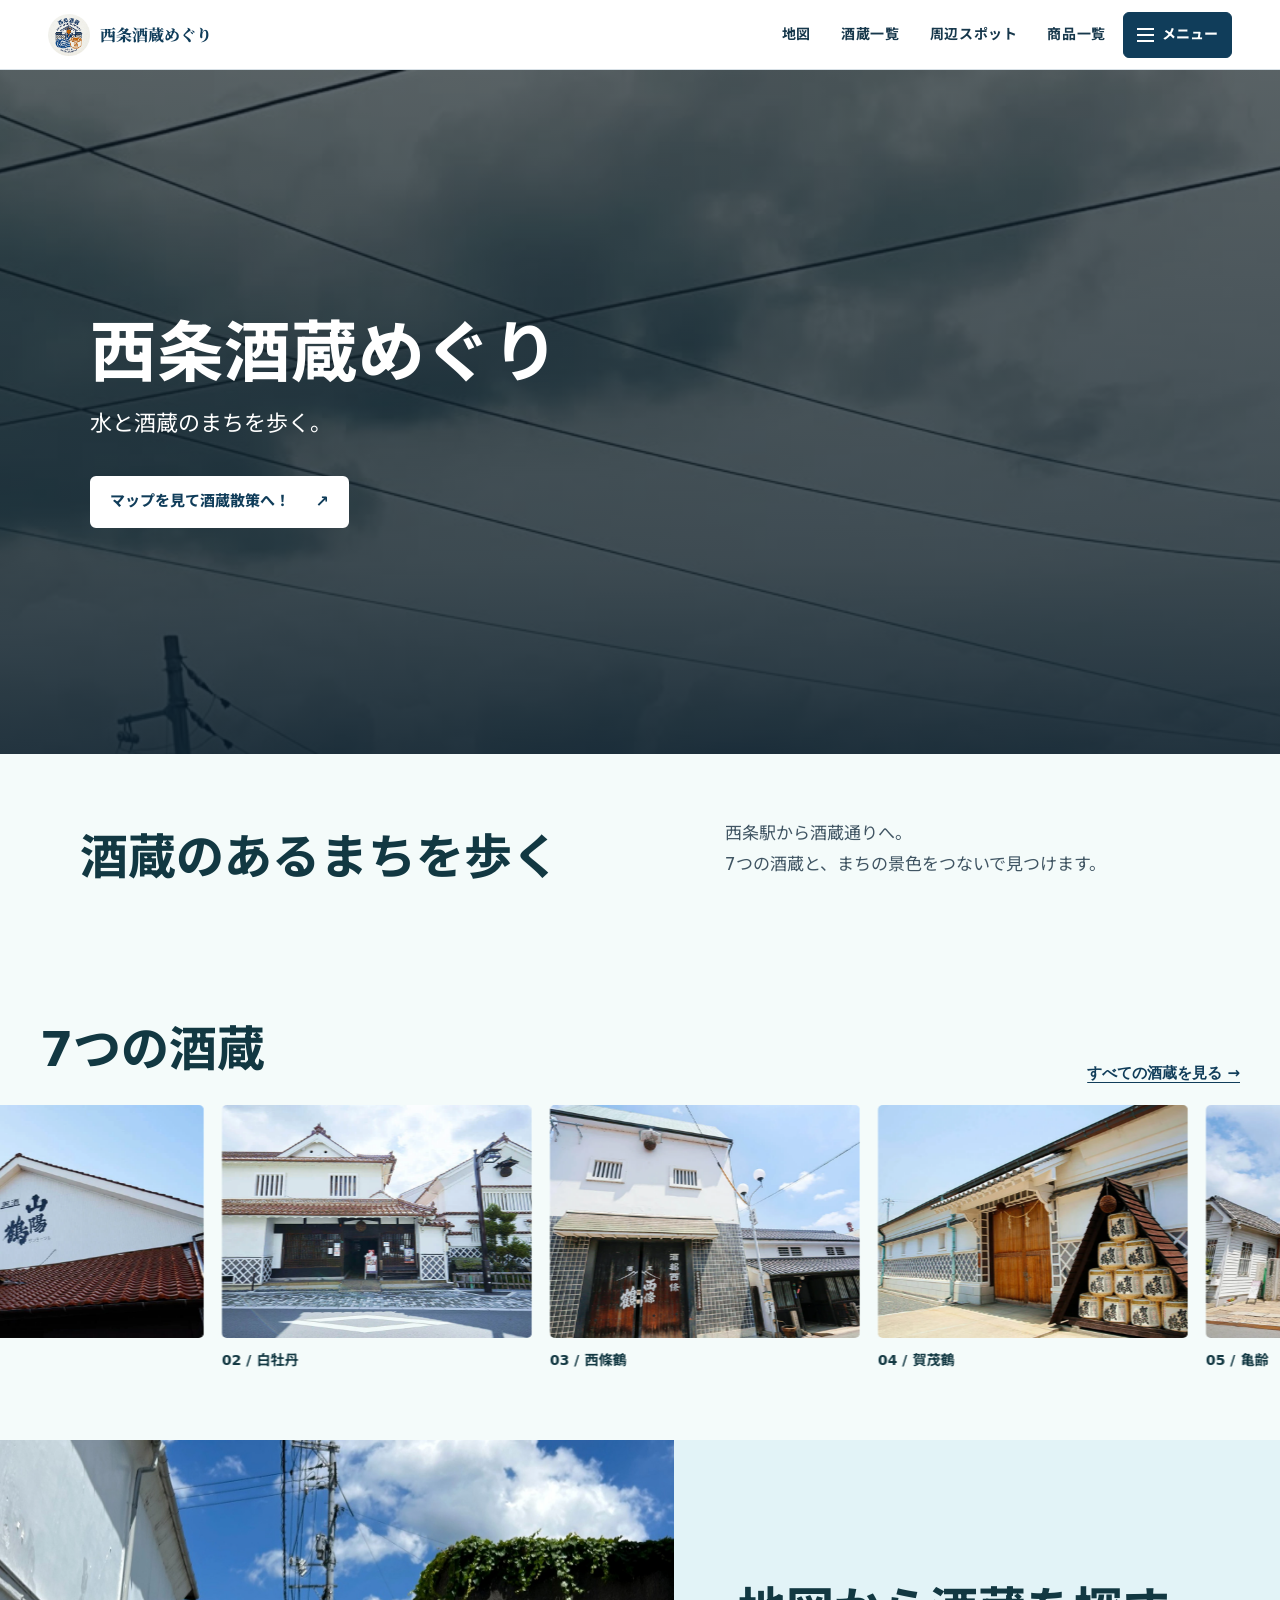
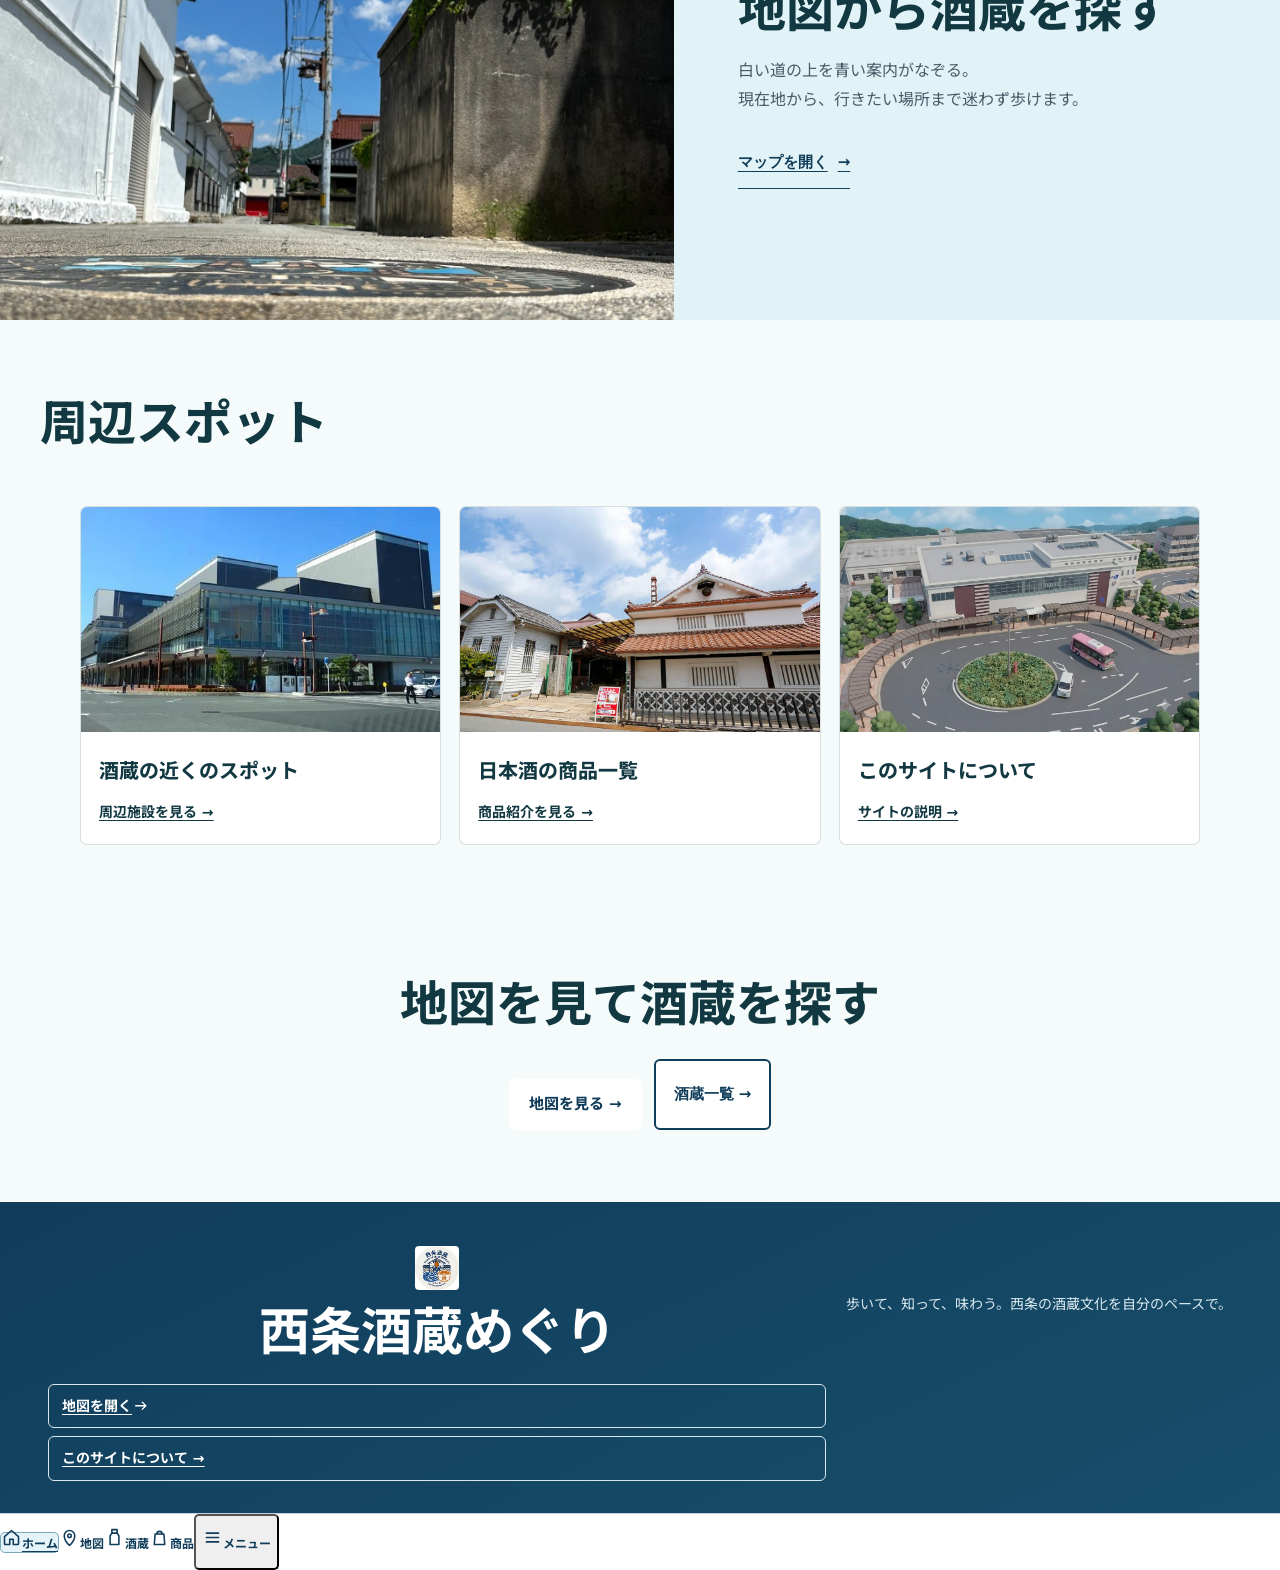
<file: index.html>
<!doctype html>
<html lang="ja">
<head>
<meta charset="utf-8">
<meta name="viewport" content="width=device-width,initial-scale=1,viewport-fit=cover">
<meta name="theme-color" content="#edf8f8">
<title>西条酒蔵めぐり | SAIJO</title>

















<style id="github-pages-v70-css">

/* ===== GitHub Pages V70 bundled CSS ===== */
@import url('https://fonts.googleapis.com/css2?family=DM+Sans:wght@400;500;600;700;800&family=Noto+Sans+JP:wght@400;500;700;900&family=Noto+Serif+JP:wght@500;600;700&display=swap');
:root{
  --paper:#f8f4ea;--paper2:#fffdf8;--ink:#10253e;--muted:#5e6a76;--line:rgba(16,37,62,.16);
  --accent:#c71f2d;--accent-dark:#8f101c;--accent-soft:#fbe7e7;--support:#b68a32;--support2:#0b6f66;
  --route:#155da9;--navy:#0a2f57;--navy2:#081f3d;--sky:#dcebf4;--focus:#f2c94c;
  --radius:28px;--pad:clamp(20px,5vw,76px);--shadow:0 18px 55px rgba(20,43,68,.12);
  font-family:'DM Sans','Noto Sans JP',system-ui,sans-serif;color:var(--ink);background:var(--paper);
}
html[data-color-mode="safe"]{--accent:#0072b2;--accent-dark:#004f7c;--accent-soft:#e7f4fb;--support:#e69f00;--support2:#56b4e9;--route:#005ab5;--focus:#f0e442}
html.high-contrast{--paper:#fff;--paper2:#fff;--ink:#000;--muted:#202020;--line:#000;--shadow:none}
html[data-text-size="large"]{font-size:112.5%}html[data-text-size="xlarge"]{font-size:125%}
*{box-sizing:border-box}html{scroll-behavior:smooth}body{margin:0;background:var(--paper);overflow-x:hidden;min-height:100vh}body.menu-open{overflow:hidden}
body:before{content:"";position:fixed;z-index:-3;inset:0;background:radial-gradient(circle at 15% 15%,rgba(255,255,255,.9),transparent 34%),radial-gradient(circle at 85% 4%,rgba(124,183,218,.14),transparent 28%),linear-gradient(135deg,rgba(182,138,50,.035) 25%,transparent 25%) 0 0/32px 32px}
a{color:inherit;text-decoration:none}button,select,input{font:inherit}button,a,[role="button"]{touch-action:manipulation}img{display:block;max-width:100%}
button:focus-visible,a:focus-visible,select:focus-visible,input:focus-visible{outline:4px solid var(--focus);outline-offset:4px}
svg{width:1.25em;height:1.25em;fill:none;stroke:currentColor;stroke-width:1.8;stroke-linecap:round;stroke-linejoin:round}
.section-pad{padding:clamp(86px,9vw,150px) var(--pad)}.eyebrow{margin:0 0 16px;font-size:11px;font-weight:900;letter-spacing:.18em;color:var(--accent)}.lead{font-size:clamp(16px,1.6vw,22px);line-height:1.85;color:var(--muted)}
[data-reveal]{opacity:0;transform:translateY(34px);transition:opacity .8s ease,transform .8s cubic-bezier(.2,.8,.2,1)}[data-reveal].shown{opacity:1;transform:none}
html.reduce-motion *,html.reduce-motion *:before,html.reduce-motion *:after{animation-duration:.001ms!important;animation-iteration-count:1!important;scroll-behavior:auto!important;transition-duration:.001ms!important}
@media(prefers-reduced-motion:reduce){*,*:before,*:after{animation-duration:.001ms!important;animation-iteration-count:1!important;scroll-behavior:auto!important;transition-duration:.001ms!important}}

/* =========================================================
   GLOBAL HEADER / MENU
   ========================================================= */
.global-header{position:fixed;z-index:80;top:0;left:0;right:0;display:flex;align-items:center;justify-content:space-between;gap:18px;padding:14px var(--pad);pointer-events:none;transition:.25s}
.global-header.scrolled{background:rgba(255,253,248,.83);backdrop-filter:blur(18px);border-bottom:1px solid var(--line)}
.brand,.round-nav{pointer-events:auto}.brand{display:flex;align-items:center;gap:11px;padding:8px 13px 8px 9px;border:1px solid var(--line);border-radius:999px;background:rgba(255,253,248,.9);box-shadow:0 8px 26px rgba(16,37,62,.09);backdrop-filter:blur(16px)}
.brand img{width:42px;height:42px}.brand span{display:flex;flex-direction:column;line-height:1.15}.brand b{font-family:'Noto Serif JP',serif;font-size:17px}.brand small{margin-top:4px;font-size:8px;font-weight:700;letter-spacing:.12em;color:var(--muted)}
.round-nav{display:flex;gap:9px}.round-nav-btn{width:66px;height:66px;display:grid;place-items:center;align-content:center;gap:3px;padding:7px;color:var(--navy);border:1px solid rgba(10,47,87,.24);border-radius:50%;background:rgba(255,253,248,.93);box-shadow:0 10px 30px rgba(14,43,72,.12);backdrop-filter:blur(16px);cursor:pointer;transition:.25s}
.round-nav-btn svg{font-size:19px}.round-nav-btn span{font-size:8px;font-weight:900;letter-spacing:.08em}.round-nav-btn:hover,.round-nav-btn.is-active{transform:translateY(-3px);background:var(--accent);border-color:var(--accent);color:#fff}
html[data-color-mode="safe"] .round-nav-btn.is-active{box-shadow:0 0 0 4px rgba(230,159,0,.24),0 10px 30px rgba(14,43,72,.12)}
.site-menu{position:fixed;z-index:100;inset:0;padding:clamp(20px,5vw,76px);background:linear-gradient(140deg,var(--navy),var(--navy2));color:#fff;opacity:0;visibility:hidden;transform:translateY(-22px);transition:.4s cubic-bezier(.2,.8,.2,1);overflow:auto}.site-menu.open{opacity:1;visibility:visible;transform:none}
.site-menu:after{content:"";position:absolute;inset:auto -5% -12% 35%;height:45%;pointer-events:none;background:repeating-radial-gradient(ellipse at bottom,transparent 0 18px,rgba(255,255,255,.08) 19px 21px);opacity:.45}
.site-menu-top{position:relative;z-index:2;display:flex;align-items:center;justify-content:space-between;border-bottom:1px solid rgba(255,255,255,.3);padding-bottom:20px}.site-menu-top p{font-size:11px;font-weight:900;letter-spacing:.18em}.menu-close{width:58px;height:58px;border:1px solid rgba(255,255,255,.55);border-radius:50%;background:transparent;color:white;font-size:30px;cursor:pointer}
.menu-grid{position:relative;z-index:2;display:grid;grid-template-columns:repeat(3,1fr);margin-top:40px;border-top:1px solid rgba(255,255,255,.26);border-left:1px solid rgba(255,255,255,.26)}.menu-grid a{min-height:180px;padding:24px;border-right:1px solid rgba(255,255,255,.26);border-bottom:1px solid rgba(255,255,255,.26);display:flex;flex-direction:column;justify-content:space-between;transition:.25s}.menu-grid a:hover{background:#fff;color:var(--navy)}.menu-grid span,.menu-grid small{font-size:10px;letter-spacing:.14em}.menu-grid b{font-family:'Noto Serif JP',serif;font-size:clamp(26px,4vw,50px);letter-spacing:-.04em}
.menu-breweries{position:relative;z-index:2;display:grid;grid-template-columns:180px 1fr;gap:30px;margin-top:46px}.menu-breweries>p{font-size:11px;font-weight:900;letter-spacing:.18em}.menu-breweries>div{display:flex;flex-wrap:wrap;gap:10px}.menu-breweries a{padding:10px 14px;border:1px solid rgba(255,255,255,.42);border-radius:999px;font-size:12px}.menu-settings{position:relative;z-index:2;margin-top:24px;display:inline-flex;gap:10px;align-items:center;padding:12px 16px;border:1px solid rgba(255,255,255,.45);border-radius:999px;background:transparent;color:#fff;cursor:pointer}
.back-pill{position:fixed;z-index:70;right:var(--pad);bottom:22px;display:flex;align-items:center;gap:8px;min-width:112px;justify-content:center;padding:13px 18px;border:1px solid rgba(10,47,87,.25);border-radius:999px;background:rgba(255,253,248,.93);color:var(--navy);box-shadow:0 10px 35px rgba(18,45,70,.13);backdrop-filter:blur(14px);cursor:pointer}
.ud-fab{position:fixed;z-index:74;left:var(--pad);bottom:22px;display:flex;align-items:center;gap:8px;padding:12px 16px;border:1px solid rgba(10,47,87,.24);border-radius:999px;background:rgba(255,253,248,.94);color:var(--navy);box-shadow:0 10px 30px rgba(18,45,70,.12);cursor:pointer}.ud-fab b{font-size:12px;letter-spacing:.08em}.ud-fab span{display:grid;place-items:center;width:25px;height:25px;border-radius:50%;background:var(--accent);color:#fff;font-weight:900}
.global-footer{position:relative;overflow:hidden;display:grid;grid-template-columns:1fr 1fr auto;gap:30px;align-items:end;padding:82px var(--pad) 105px;background:linear-gradient(155deg,var(--navy),var(--navy2));color:white}.global-footer:before{content:"";position:absolute;left:-8%;right:-8%;top:-85px;height:130px;border-radius:0 0 50% 50%;background:var(--paper)}.global-footer:after{content:"";position:absolute;inset:35% -10% -25% 35%;background:repeating-radial-gradient(ellipse at bottom,transparent 0 22px,rgba(255,255,255,.07) 23px 25px);opacity:.6}.global-footer>div,.global-footer>p,.global-footer>a{position:relative;z-index:2}.global-footer>div{display:flex;flex-direction:column}.global-footer b{font-size:clamp(56px,10vw,145px);line-height:.75;letter-spacing:-.08em}.global-footer small{margin-top:18px;font-size:10px;letter-spacing:.22em}.global-footer p{max-width:430px;line-height:1.8;color:#c9d2dc}.global-footer>a{display:flex;align-items:center;gap:10px;padding:15px 20px;border:1px solid #fff;border-radius:999px;font-size:11px;font-weight:900;letter-spacing:.12em}

/* =========================================================
   ACCESSIBILITY ONBOARDING / SETTINGS
   ========================================================= */
.ud-overlay{position:fixed;z-index:200;inset:0;display:grid;place-items:center;padding:20px;background:rgba(4,21,39,.72);backdrop-filter:blur(14px);opacity:0;visibility:hidden;transition:.28s}.ud-overlay.open{opacity:1;visibility:visible}.ud-dialog{position:relative;width:min(960px,100%);max-height:min(88vh,850px);overflow:auto;border:1px solid rgba(10,47,87,.18);border-radius:34px;background:var(--paper2);box-shadow:0 30px 100px rgba(0,0,0,.28)}
.ud-dialog:before{content:"";position:absolute;inset:0;pointer-events:none;border-radius:inherit;background:radial-gradient(circle at 85% 15%,rgba(0,114,178,.09),transparent 28%),linear-gradient(135deg,rgba(182,138,50,.035) 25%,transparent 25%) 0 0/26px 26px}.ud-dialog-head{position:relative;z-index:1;display:flex;align-items:center;justify-content:space-between;gap:18px;padding:26px 30px 20px;border-bottom:1px solid var(--line)}.ud-dialog-head>div{display:flex;align-items:center;gap:14px}.ud-dialog-mark{display:grid;place-items:center;width:50px;height:50px;border-radius:50%;background:var(--navy);color:white;font-weight:900}.ud-dialog-head h2{margin:0;font-family:'Noto Serif JP',serif;font-size:clamp(22px,3vw,34px)}.ud-dialog-head p{margin:4px 0 0;color:var(--muted);font-size:12px}.ud-close{width:48px;height:48px;border:1px solid var(--line);border-radius:50%;background:#fff;color:var(--ink);font-size:26px;cursor:pointer}.ud-body{position:relative;z-index:1;padding:28px 30px 34px}.ud-step[hidden]{display:none}.ud-step-kicker{display:inline-flex;align-items:center;gap:8px;margin-bottom:8px;color:var(--accent);font-size:11px;font-weight:900;letter-spacing:.14em}.ud-step h3{margin:0;font-family:'Noto Serif JP',serif;font-size:clamp(30px,4.6vw,58px);line-height:1.1}.ud-step>p{max-width:690px;line-height:1.85;color:var(--muted)}

/* Color-appearance slider: no color names are shown. */
.vision-calibrator{display:grid;grid-template-columns:minmax(220px,300px) 1fr;gap:30px;align-items:stretch;margin-top:28px;padding:22px;border:1px solid var(--line);border-radius:28px;background:linear-gradient(145deg,rgba(255,255,255,.96),rgba(247,244,235,.92));box-shadow:0 18px 50px rgba(20,43,68,.08)}
.vision-sample{position:relative;display:grid;place-items:center;min-height:300px;overflow:hidden;border:1px solid var(--line);border-radius:24px;background:radial-gradient(circle at 50% 42%,#fff 0 30%,#f5f0e6 31% 100%)}
.vision-sample:before{content:"";position:absolute;inset:16px;border:1px dashed rgba(16,37,62,.14);border-radius:18px}.vision-caption{position:absolute;top:18px;left:20px;font-size:10px;font-weight:900;letter-spacing:.18em;color:var(--muted)}
.vision-dot{width:142px;height:142px;border-radius:50%;border:10px solid rgba(255,255,255,.72);box-shadow:0 18px 40px rgba(16,37,62,.15),inset 0 0 0 1px rgba(16,37,62,.12)}
.vision-target{background:#d71920}.vision-preview{flex:0 0 auto;width:118px;height:118px;background:var(--preview-color,#2a9a6c);transition:background-color .12s linear}
.vision-control{display:flex;flex-direction:column;justify-content:center;padding:10px 6px}.vision-instruction{margin:0 0 26px;max-width:590px;line-height:1.85;color:var(--muted)}.vision-match-row{display:grid;grid-template-columns:118px 1fr;gap:24px;align-items:center}
.vision-slider-wrap{position:relative;padding:22px 4px 26px}.vision-slider{appearance:none;-webkit-appearance:none;width:100%;height:22px;margin:0;border:0;border-radius:999px;background:linear-gradient(90deg,#6a54c6 0%,#2a77d4 25%,#2a9a6c 50%,#e0a100 72%,#d71920 100%);box-shadow:inset 0 0 0 1px rgba(16,37,62,.2);cursor:pointer}.vision-slider::-webkit-slider-thumb{-webkit-appearance:none;width:42px;height:42px;border:6px solid #fff;border-radius:50%;background:var(--navy);box-shadow:0 5px 16px rgba(16,37,62,.28),0 0 0 2px var(--navy)}.vision-slider::-moz-range-thumb{width:30px;height:30px;border:6px solid #fff;border-radius:50%;background:var(--navy);box-shadow:0 5px 16px rgba(16,37,62,.28),0 0 0 2px var(--navy)}
.vision-ticks{position:absolute;left:6px;right:6px;bottom:5px;display:flex;justify-content:space-between}.vision-ticks i{width:2px;height:7px;background:rgba(16,37,62,.32)}.vision-auto{margin:24px 0 0;padding:14px 16px;border-left:4px solid var(--support);border-radius:0 14px 14px 0;background:rgba(182,138,50,.08);font-size:13px;line-height:1.75;color:var(--muted)}
.safe-note{margin-top:18px;padding:14px 16px;border-left:5px solid var(--support);background:rgba(230,159,0,.08);line-height:1.7;font-size:13px}.language-grid{display:grid;grid-template-columns:repeat(5,1fr);gap:10px;margin-top:26px}.language-btn{min-height:96px;padding:14px 10px;border:2px solid var(--line);border-radius:18px;background:#fff;color:var(--ink);cursor:pointer}.language-btn b{display:block;font-size:16px}.language-btn small{display:block;margin-top:6px;color:var(--muted);font-size:10px}.language-btn.selected,.language-btn:hover{border-color:var(--accent);background:var(--accent-soft)}
.ud-actions{display:flex;justify-content:flex-end;gap:10px;margin-top:24px}.ud-primary,.ud-secondary{min-height:52px;padding:12px 20px;border-radius:999px;font-weight:900;cursor:pointer}.ud-primary{border:2px solid var(--accent);background:var(--accent);color:white}.ud-secondary{border:2px solid var(--line);background:#fff;color:var(--ink)}
.settings-grid{display:grid;grid-template-columns:1fr 1fr;gap:16px;margin-top:24px}.settings-card{padding:20px;border:1px solid var(--line);border-radius:20px;background:#fff}.settings-card h4{margin:0 0 12px;font-size:15px}.segmented{display:flex;flex-wrap:wrap;gap:8px}.segmented button{padding:10px 13px;border:1px solid var(--line);border-radius:999px;background:#fff;cursor:pointer}.segmented button.active{background:var(--accent);color:#fff;border-color:var(--accent)}.toggle-row{display:flex;align-items:center;justify-content:space-between;gap:16px;padding:10px 0}.toggle-row input{width:48px;height:26px;accent-color:var(--accent)}.palette-preview{display:grid;grid-template-columns:repeat(4,1fr);gap:7px}.palette-preview i{height:42px;border-radius:12px;border:1px solid var(--line)}.palette-preview i:nth-child(1){background:var(--accent)}.palette-preview i:nth-child(2){background:var(--support)}.palette-preview i:nth-child(3){background:var(--route)}.palette-preview i:nth-child(4){background:var(--navy)}

/* =========================================================
   HOME
   ========================================================= */
.hero{position:relative;min-height:100svh;overflow:hidden;background:var(--navy);color:#fff}.hero-media{position:absolute;inset:0}.hero-media img{width:100%;height:100%;object-fit:cover;transform:scale(1.045);filter:saturate(.88) contrast(1.04)}.hero-media:after{content:"";position:absolute;inset:0;background:linear-gradient(90deg,rgba(5,26,48,.92) 0%,rgba(5,26,48,.73) 34%,rgba(5,26,48,.24) 67%,rgba(5,26,48,.08) 100%),linear-gradient(0deg,rgba(4,25,48,.72),transparent 52%)}
.hero:after{content:"";position:absolute;z-index:1;left:-8%;right:-8%;bottom:-95px;height:155px;border-radius:50% 50% 0 0;background:var(--paper)}.hero-copy{position:relative;z-index:2;padding:clamp(160px,18vh,220px) var(--pad) 180px;max-width:1150px}.hero .eyebrow{color:#dff3ff}.hero h1{margin:0;font-size:clamp(72px,11vw,176px);line-height:.79;letter-spacing:-.075em;text-transform:uppercase}.hero h1 span{display:block}.hero h1 span:nth-child(2){margin-left:7vw}.hero h1 span:nth-child(3){color:transparent;-webkit-text-stroke:1.5px rgba(255,255,255,.9)}.hero-ja{margin:34px 0 0 7vw;font-family:'Noto Serif JP',serif;font-size:clamp(20px,2.5vw,36px);font-weight:600}.hero-open{position:absolute;z-index:3;right:var(--pad);bottom:95px;display:flex;align-items:center;justify-content:space-between;width:min(375px,35vw);padding:21px 24px;border:1px solid rgba(255,255,255,.65);border-radius:999px;background:rgba(255,253,248,.94);color:var(--navy);font-weight:900;box-shadow:0 14px 45px rgba(0,0,0,.18)}.hero-open span:last-child{font-size:28px}.hero-scroll{position:absolute;z-index:3;left:var(--pad);bottom:72px;font-size:9px;letter-spacing:.18em}
.marquee{overflow:hidden;background:var(--paper);color:var(--navy);border-top:1px solid var(--line);border-bottom:1px solid var(--line)}.marquee div{min-width:max-content;padding:15px 0;font-size:clamp(24px,4vw,54px);font-weight:900;letter-spacing:-.04em;animation:marquee 34s linear infinite}@keyframes marquee{to{transform:translateX(-50%)}}
.home-intro{display:grid;grid-template-columns:120px minmax(300px,1fr) minmax(320px,.8fr);gap:clamp(30px,6vw,100px);align-items:start}.index-big{font-size:clamp(50px,8vw,120px);line-height:.8;color:var(--accent);font-weight:900}.home-intro h2{margin:0;font-family:'Noto Serif JP',serif;font-size:clamp(48px,7vw,112px);line-height:.93;letter-spacing:-.05em}.home-intro-copy{padding-top:10px}.home-intro-copy p{font-size:clamp(15px,1.5vw,20px);line-height:2;color:var(--muted)}.text-arrow{display:inline-flex;gap:12px;align-items:center;margin-top:20px;font-weight:900;color:var(--accent)}
.editorial-links{margin:0 var(--pad) 120px;display:grid;grid-template-columns:repeat(12,1fr);gap:18px}.editorial-link{position:relative;min-height:470px;padding:28px;border:1px solid var(--line);border-radius:30px;background:rgba(255,253,248,.84);box-shadow:var(--shadow);overflow:hidden;transition:.35s}.editorial-link:nth-child(1){grid-column:span 7}.editorial-link:nth-child(2){grid-column:span 5}.editorial-link:nth-child(3){grid-column:span 5}.editorial-link:nth-child(4){grid-column:span 7}.editorial-link:hover{transform:translateY(-7px);box-shadow:0 25px 70px rgba(20,43,68,.18)}.editorial-link .no{position:relative;z-index:2;font-size:11px;font-weight:900;letter-spacing:.14em;color:var(--accent)}.editorial-link>div:not(.editorial-visual){position:relative;z-index:2;max-width:78%}.editorial-link h3{margin:18px 0 0;font-family:'Noto Serif JP',serif;font-size:clamp(36px,5vw,70px);line-height:1.05}.editorial-link p{margin:10px 0 0;color:var(--muted);line-height:1.8}.editorial-visual{position:absolute;right:-5%;bottom:-8%;width:68%;height:58%;border-radius:50% 50% 0 0;overflow:hidden;background:linear-gradient(145deg,var(--sky),#fff);transform:translateY(var(--parallax,0));border:1px solid rgba(10,47,87,.08)}.editorial-visual:after{content:"";position:absolute;inset:0;background:linear-gradient(0deg,rgba(10,47,87,.28),transparent 70%)}.editorial-visual img{width:100%;height:100%;object-fit:cover}
.editorial-link:nth-child(2) .editorial-visual{background:radial-gradient(circle at 40% 40%,rgba(230,159,0,.22),transparent 28%),repeating-radial-gradient(circle at 50% 120%,transparent 0 24px,rgba(10,47,87,.08) 25px 27px),#f9f2df}.editorial-link:nth-child(3) .editorial-visual{background:linear-gradient(135deg,#fff,#eaf3f7);}.editorial-link:nth-child(4) .editorial-visual{background:radial-gradient(circle at 40% 35%,rgba(255,255,255,.9),transparent 20%),radial-gradient(circle at 65% 55%,rgba(0,114,178,.16),transparent 28%),linear-gradient(145deg,#eef8fd,#fff)}
.mission{position:relative;overflow:hidden;background:linear-gradient(140deg,var(--navy),var(--navy2));color:#fff}.mission:before{content:"";position:absolute;inset:0;background:repeating-radial-gradient(ellipse at bottom,transparent 0 26px,rgba(255,255,255,.06) 27px 29px)}.mission-word{position:absolute;right:-2vw;bottom:-4vw;font-size:clamp(160px,31vw,520px);font-weight:900;line-height:.65;color:rgba(255,255,255,.045);letter-spacing:-.08em}.mission-inner{position:relative;z-index:2;max-width:930px}.mission .eyebrow{color:#f3c766}.mission h2{margin:0;font-family:'Noto Serif JP',serif;font-size:clamp(58px,9vw,132px);line-height:.94}.mission p:last-child{max-width:650px;margin-top:34px;line-height:2;color:#d2dae2}

/* =========================================================
   PAGE HERO / BREWERIES / AROUND
   ========================================================= */
.page-hero{position:relative;display:grid;grid-template-columns:minmax(0,.85fr) minmax(0,1.15fr);min-height:76vh;padding:150px var(--pad) 80px;overflow:hidden}.page-hero:after{content:"";position:absolute;z-index:-1;right:-8%;top:70px;width:62vw;height:62vw;border-radius:50%;background:rgba(220,235,244,.6)}.page-hero>div:first-child{align-self:center;position:relative;z-index:2}.page-hero h1{margin:0;font-family:'Noto Serif JP',serif;font-size:clamp(70px,11vw,165px);line-height:.86;letter-spacing:-.06em}.hero-art{align-self:end;height:min(62vh,660px);border-radius:260px 260px 28px 28px;overflow:hidden;box-shadow:var(--shadow);transform:translateY(var(--parallax,0))}.hero-art img{width:100%;height:100%;object-fit:cover}.hero-art:after{content:"";position:absolute;inset:0;background:linear-gradient(0deg,rgba(10,47,87,.25),transparent 55%)}
.brewery-list,.spot-list{padding:40px var(--pad) 140px}.brewery-item{display:grid;grid-template-columns:minmax(280px,.8fr) minmax(0,1.2fr);gap:clamp(28px,5vw,76px);align-items:center;padding:55px 0;border-top:1px solid var(--line)}.brewery-item:last-child{border-bottom:1px solid var(--line)}.brewery-item:nth-child(even) .brewery-photo{order:2}.brewery-photo{position:relative;display:block;min-height:430px;border-radius:32px;overflow:hidden;background:linear-gradient(145deg,#dcebf4,#f6ead2);box-shadow:var(--shadow)}.brewery-photo img{width:100%;height:100%;min-height:430px;object-fit:cover}.brewery-photo:after{content:"";position:absolute;inset:0;background:linear-gradient(0deg,rgba(10,47,87,.18),transparent 45%)}.brewery-copy>span{font-size:11px;font-weight:900;color:var(--accent);letter-spacing:.14em}.brewery-copy h2{margin:8px 0 10px;font-family:'Noto Serif JP',serif;font-size:clamp(42px,6vw,84px);line-height:1}.brewery-copy>p{max-width:620px;color:var(--muted);line-height:1.9}.mini-map-shell{position:relative;height:190px;margin:24px 0;border:1px solid var(--line);border-radius:22px;overflow:hidden;background:#e8edf0}.mini-map-shell iframe{width:100%;height:100%;border:0;pointer-events:none}.mini-map-shell>a{position:absolute;right:12px;bottom:12px;padding:10px 14px;border-radius:999px;background:var(--navy);color:#fff;font-size:11px;font-weight:900}
.action-row{display:flex;flex-wrap:wrap;gap:10px}.action{display:inline-flex;align-items:center;justify-content:center;gap:8px;min-height:48px;padding:11px 17px;border:1.5px solid var(--navy);border-radius:999px;background:#fff;color:var(--navy);font-size:12px;font-weight:900}.action.primary{background:var(--accent);border-color:var(--accent);color:#fff}.action svg{font-size:16px}
.spot-editorial{display:grid;grid-template-columns:80px minmax(300px,.8fr) minmax(0,1.2fr);gap:30px;align-items:center;min-height:520px;padding:46px 0;border-top:1px solid var(--line)}.spot-editorial:last-child{border-bottom:1px solid var(--line)}.spot-num{align-self:start;padding-top:15px;font-size:clamp(38px,5vw,72px);font-weight:900;color:var(--accent)}.spot-copy small{display:inline-flex;padding:7px 11px;border-radius:999px;background:var(--accent-soft);color:var(--accent);font-size:10px;font-weight:900;letter-spacing:.08em}.spot-copy h2{margin:14px 0;font-family:'Noto Serif JP',serif;font-size:clamp(42px,5.4vw,76px);line-height:1.05}.spot-copy p{color:var(--muted);line-height:1.9}.spot-visual{position:relative;height:390px}.spot-photo{position:absolute;inset:0 18% 0 0;border-radius:30px;background:linear-gradient(145deg,rgba(10,47,87,.12),rgba(230,159,0,.13)),url('assets/images/hero/saijo-hero.jpg') center/cover;box-shadow:var(--shadow);overflow:hidden}.spot-photo:after{content:"";position:absolute;inset:0;background:linear-gradient(0deg,rgba(10,47,87,.35),transparent 60%)}.spot-photo span{position:absolute;z-index:2;left:18px;bottom:18px;color:#fff;font-size:10px;font-weight:900;letter-spacing:.13em}.spot-mini{position:absolute;right:0;top:12%;width:36%;height:48%;border-radius:20px;overflow:hidden;border:6px solid var(--paper2);box-shadow:0 16px 38px rgba(16,37,62,.18);background:#e8edf0}.spot-mini iframe{width:100%;height:100%;border:0;pointer-events:none}

/* =========================================================
   PRODUCT BUBBLES
   ========================================================= */
.bubble-stage{position:relative;min-height:1000px;padding:150px var(--pad) 110px;overflow:hidden;background:linear-gradient(180deg,#f9f7f0 0%,#eaf4fa 52%,#f8f4ea 100%)}.bubble-stage:before{content:"";position:absolute;inset:0;background:radial-gradient(circle at 76% 18%,rgba(255,255,255,.9),transparent 20%),repeating-radial-gradient(ellipse at bottom,transparent 0 30px,rgba(0,95,158,.08) 31px 33px);opacity:.75}.bubble-stage-copy{position:relative;z-index:2;max-width:440px}.bubble-stage h1{margin:0;font-family:'Noto Serif JP',serif;font-size:clamp(70px,10vw,150px);line-height:.85}.bubble-stage-copy>p:last-child{line-height:1.9;color:var(--muted)}.bubble-stage>[data-bubbles]{position:absolute;inset:100px var(--pad) 70px}.product-bubble{position:absolute;display:grid;place-items:center;width:clamp(210px,22vw,340px);aspect-ratio:1;border:1px solid rgba(255,255,255,.9);border-radius:50%;background:radial-gradient(circle at 33% 24%,rgba(255,255,255,.98),rgba(255,255,255,.64) 28%,rgba(189,224,242,.31) 65%,rgba(255,255,255,.7));box-shadow:inset 0 0 22px rgba(255,255,255,.9),0 24px 58px rgba(32,89,126,.16);backdrop-filter:blur(8px);animation:bubbleFloat calc(6s + var(--i)*.45s) ease-in-out infinite alternate}.product-bubble:before{content:"";position:absolute;left:18%;top:13%;width:30%;height:20%;border-radius:50%;background:rgba(255,255,255,.8);filter:blur(3px);transform:rotate(-18deg)}.product-bubble img{position:absolute;right:12%;bottom:10%;height:72%;width:auto;filter:drop-shadow(0 10px 15px rgba(10,47,87,.16))}.product-bubble span{position:absolute;z-index:2;left:15%;top:25%;max-width:48%;display:flex;flex-direction:column}.product-bubble small{font-size:9px;font-weight:900;color:var(--accent);letter-spacing:.1em}.product-bubble b{margin-top:5px;font-family:'Noto Serif JP',serif;font-size:clamp(22px,2.3vw,34px)}.product-bubble em{margin-top:8px;font-style:normal;font-size:11px;color:var(--muted)}.product-bubble i{position:absolute;z-index:3;left:16%;bottom:19%;display:grid;place-items:center;width:38px;height:38px;border-radius:50%;background:var(--accent);color:#fff;font-style:normal}.bubble-1{left:31%;top:3%}.bubble-2{right:3%;top:14%}.bubble-3{left:7%;top:32%}.bubble-4{left:39%;top:31%}.bubble-5{right:10%;top:48%}.bubble-6{left:24%;bottom:0}.bubble-7{right:33%;bottom:2%}@keyframes bubbleFloat{from{transform:translate3d(0,-8px,0) rotate(-1deg)}to{transform:translate3d(6px,14px,0) rotate(1.2deg)}}.products-cta{display:flex;justify-content:center;gap:12px;padding:36px var(--pad) 130px}

/* =========================================================
   DETAIL / PRODUCT DETAIL
   ========================================================= */
.detail-hero{display:grid;grid-template-columns:120px minmax(320px,.8fr) minmax(0,1.2fr);gap:30px;min-height:100vh;padding:155px var(--pad) 90px;align-items:center}.detail-index{align-self:start;padding-top:20px;font-size:clamp(90px,13vw,190px);line-height:.8;font-weight:900;color:var(--accent);opacity:.9}.detail-copy h1{margin:0;font-family:'Noto Serif JP',serif;font-size:clamp(62px,8vw,118px);line-height:.92}.detail-copy .lead{font-family:'Noto Serif JP',serif;color:var(--support);font-size:clamp(20px,2vw,30px)}.detail-copy>p:not(.lead):not(.eyebrow){line-height:1.9;color:var(--muted)}.detail-copy dl{margin:28px 0}.detail-copy dl div{display:grid;grid-template-columns:95px 1fr;padding:12px 0;border-top:1px solid var(--line)}.detail-copy dl div:last-child{border-bottom:1px solid var(--line)}.detail-copy dt{font-size:11px;font-weight:900}.detail-copy dd{margin:0;color:var(--muted)}.detail-photo{height:72vh;border-radius:300px 300px 30px 30px;overflow:hidden;box-shadow:var(--shadow);transform:translateY(var(--parallax,0))}.detail-photo img{width:100%;height:100%;object-fit:cover}.route-story{display:grid;grid-template-columns:.85fr 1.15fr;gap:clamp(30px,6vw,90px);align-items:center;background:var(--paper2);border-top:1px solid var(--line);border-bottom:1px solid var(--line)}.route-story h2{margin:0;font-family:'Noto Serif JP',serif;font-size:clamp(48px,6vw,90px);line-height:1}.route-story p{line-height:1.9;color:var(--muted)}.detail-map{padding:12px;border:1px solid var(--line);border-radius:28px;background:#fff;box-shadow:var(--shadow)}.detail-map iframe{width:100%;height:360px;border:0;border-radius:18px}.detail-map .action{width:100%;margin-top:9px}.next-section{padding:0 var(--pad) 120px}.next-section a{display:grid;grid-template-columns:90px 1fr auto;align-items:center;min-height:180px;padding:30px;border-top:1px solid var(--ink);border-bottom:1px solid var(--ink)}.next-section small{font-size:10px;letter-spacing:.14em}.next-section b{font-family:'Noto Serif JP',serif;font-size:clamp(42px,7vw,92px)}.next-section span{font-size:42px}
.product-detail{display:grid;grid-template-columns:minmax(0,1.1fr) minmax(320px,.9fr);gap:clamp(30px,6vw,80px);align-items:center;min-height:100vh;padding:150px var(--pad) 90px;background:linear-gradient(140deg,#f8f4ea,#eef7fb)}.product-visual{position:relative;display:grid;place-items:center;min-height:72vh;border-radius:42px;overflow:hidden;background:radial-gradient(circle at 50% 40%,#fff,rgba(255,255,255,.48) 40%,rgba(0,114,178,.06) 72%);box-shadow:inset 0 0 60px rgba(255,255,255,.9);transform:translateY(var(--parallax,0))}.bubble-halo{position:absolute;width:70%;aspect-ratio:1;border:1px solid rgba(255,255,255,.9);border-radius:50%;box-shadow:inset 0 0 40px rgba(255,255,255,.85),0 30px 80px rgba(0,95,158,.15);background:rgba(255,255,255,.35)}.product-visual img{position:relative;z-index:2;max-height:65vh}.product-copy h1{margin:0;font-family:'Noto Serif JP',serif;font-size:clamp(52px,7vw,105px);line-height:.98}.product-line{font-family:'Noto Serif JP',serif;color:var(--support);font-size:clamp(20px,2vw,30px)}.product-copy>p:not(.product-line):not(.eyebrow){line-height:1.9;color:var(--muted)}.product-facts{display:grid;grid-template-columns:repeat(3,1fr);gap:10px;margin:24px 0}.product-facts span{padding:14px;border:1px solid var(--line);border-radius:16px;background:#fff;font-size:9px;font-weight:900;letter-spacing:.1em}.product-facts em{display:block;margin-top:5px;font-size:13px;font-style:normal;letter-spacing:0;color:var(--ink)}

/* =========================================================
   ABOUT
   ========================================================= */
.about-hero{padding:165px var(--pad) 100px}.about-hero h1{margin:0;font-size:clamp(100px,18vw,260px);line-height:.72;letter-spacing:-.08em;color:var(--navy)}.about-hero>p:last-child{max-width:760px;margin-top:50px;font-size:clamp(17px,1.7vw,24px);line-height:2;color:var(--muted)}.site-flow{padding:60px var(--pad) 130px}.site-flow h2{font-family:'Noto Serif JP',serif;font-size:clamp(48px,7vw,105px);margin:0 0 40px}.flow-track{display:grid;grid-template-columns:repeat(3,1fr);border-top:1px solid var(--ink);border-left:1px solid var(--ink)}.flow-track a{min-height:220px;padding:22px;border-right:1px solid var(--ink);border-bottom:1px solid var(--ink);display:flex;flex-direction:column;justify-content:space-between}.flow-track a:hover{background:var(--navy);color:#fff}.flow-track span,.flow-track small{font-size:10px;font-weight:900;letter-spacing:.12em}.flow-track b{font-family:'Noto Serif JP',serif;font-size:clamp(28px,4vw,48px)}.principles{display:grid;grid-template-columns:1fr 1fr;border-top:1px solid var(--ink)}.principles article{min-height:430px;padding:70px var(--pad);border-bottom:1px solid var(--ink)}.principles article:nth-child(odd){border-right:1px solid var(--ink)}.principles span{font-size:10px;font-weight:900;color:var(--accent);letter-spacing:.14em}.principles h3{font-family:'Noto Serif JP',serif;font-size:clamp(42px,5vw,72px);margin:16px 0}.principles p{max-width:550px;line-height:1.9;color:var(--muted)}

/* =========================================================
   RESPONSIVE
   ========================================================= */
@media(max-width:980px){
  :root{--pad:26px}.global-header{padding-top:12px}.brand b{font-size:15px}.round-nav-btn{width:58px;height:58px}.round-nav-btn span{font-size:7px}.hero-copy{padding-top:165px}.hero-open{width:min(330px,45vw)}.home-intro{grid-template-columns:80px 1fr}.home-intro-copy{grid-column:2}.editorial-link:nth-child(n){grid-column:span 6}.page-hero{grid-template-columns:.9fr 1.1fr}.brewery-item{grid-template-columns:.85fr 1.15fr}.spot-editorial{grid-template-columns:60px .9fr 1.1fr}.detail-hero{grid-template-columns:80px .9fr 1.1fr}.product-detail{grid-template-columns:1fr 1fr}.language-grid{grid-template-columns:repeat(3,1fr)}
}
@media(max-width:720px){
  :root{--pad:16px;--radius:22px}.global-header{padding:10px 12px}.brand{max-width:45vw;padding:6px 9px}.brand img{width:34px;height:34px}.brand b{font-size:12px;white-space:nowrap}.brand small{font-size:6px}.round-nav{gap:5px}.round-nav-btn{width:49px;height:49px}.round-nav-btn svg{font-size:16px}.round-nav-btn span{font-size:6px}.menu-grid{grid-template-columns:1fr 1fr}.menu-grid a{min-height:125px}.menu-breweries{grid-template-columns:1fr}.back-pill{right:14px;bottom:14px;min-width:92px;padding:10px 13px}.ud-fab{left:14px;bottom:14px;padding:9px 12px}.ud-fab b{display:none}.global-footer{grid-template-columns:1fr;padding:90px 20px 110px}.global-footer p{max-width:100%}.global-footer>a{justify-self:start}
  .hero{min-height:870px}.hero-media{height:48%}.hero-media:after{background:linear-gradient(0deg,rgba(5,26,48,.82),rgba(5,26,48,.12) 70%)}.hero:after{bottom:-70px;height:120px}.hero-copy{padding:420px 20px 140px}.hero h1{font-size:17vw}.hero h1 span:nth-child(2),.hero-ja{margin-left:0}.hero-ja{margin-top:22px;font-size:21px}.hero-open{right:20px;left:20px;bottom:88px;width:auto}.hero-scroll{left:20px;bottom:52px}.marquee div{font-size:28px}.home-intro{grid-template-columns:1fr;padding:95px 20px}.home-intro-copy{grid-column:auto}.index-big{font-size:58px}.home-intro h2{font-size:13vw}.editorial-links{grid-template-columns:1fr;margin:0 16px 95px}.editorial-link:nth-child(n){grid-column:auto;min-height:340px;padding:22px}.editorial-link>div:not(.editorial-visual){max-width:84%}.editorial-link h3{font-size:10vw}.editorial-visual{width:72%;height:50%}.mission h2{font-size:13vw}
  .page-hero{display:block;min-height:auto;padding:130px 20px 50px}.page-hero:after{width:110vw;height:110vw;right:-45%;top:120px}.page-hero h1{font-size:18vw}.hero-art{height:42vh;margin-top:35px;border-radius:160px 160px 22px 22px}.brewery-list,.spot-list{padding:20px 20px 110px}.brewery-item{grid-template-columns:1fr;gap:22px;padding:38px 0}.brewery-item:nth-child(even) .brewery-photo{order:0}.brewery-photo,.brewery-photo img{min-height:280px}.brewery-copy h2{font-size:13vw}.spot-editorial{grid-template-columns:1fr;gap:15px;min-height:auto;padding:38px 0}.spot-num{font-size:42px;padding-top:0}.spot-copy h2{font-size:11vw}.spot-visual{height:300px}.spot-photo{right:12%}.spot-mini{width:42%;height:45%}
  .bubble-stage{min-height:auto;padding:135px 20px 70px}.bubble-stage h1{font-size:17vw}.bubble-stage>[data-bubbles]{position:relative;inset:auto;display:grid;gap:12px;margin-top:35px}.product-bubble{position:relative!important;left:auto!important;right:auto!important;top:auto!important;bottom:auto!important;width:100%;aspect-ratio:auto;min-height:118px;border-radius:26px;display:block;animation:bubbleMobile 5s ease-in-out infinite alternate}.product-bubble img{height:112%;right:5%;bottom:-8%}.product-bubble span{left:20px;top:24px;max-width:55%}.product-bubble b{font-size:23px}.product-bubble i{left:auto;right:18px;bottom:16px;width:34px;height:34px}.products-cta{flex-direction:column;padding:26px 20px 100px}.products-cta .action{width:100%}@keyframes bubbleMobile{from{transform:translateY(-2px)}to{transform:translateY(5px)}}
  .detail-hero{display:block;padding:130px 20px 65px}.detail-index{font-size:26vw}.detail-copy h1{font-size:15vw}.detail-photo{height:54vh;margin-top:36px}.route-story{grid-template-columns:1fr;padding:70px 20px}.route-story h2{font-size:13vw}.detail-map iframe{height:300px}.next-section{padding:0 20px 105px}.next-section a{grid-template-columns:1fr auto}.next-section small{grid-column:1/-1}.next-section b{font-size:12vw}.product-detail{grid-template-columns:1fr;padding:130px 20px 65px}.product-visual{min-height:52vh}.product-copy h1{font-size:14vw}.product-facts{grid-template-columns:1fr}.about-hero{padding:140px 20px 65px}.about-hero h1{font-size:23vw}.site-flow{padding:50px 20px 100px}.flow-track{grid-template-columns:1fr 1fr}.flow-track a{min-height:145px}.principles{grid-template-columns:1fr}.principles article{min-height:320px;padding:52px 20px}.principles article:nth-child(odd){border-right:0}
  .ud-dialog{border-radius:24px}.ud-dialog-head{padding:20px}.ud-body{padding:22px 20px 26px}.vision-calibrator{grid-template-columns:1fr;padding:14px}.vision-sample{min-height:210px}.vision-dot{width:112px;height:112px}.vision-match-row{grid-template-columns:80px 1fr;gap:14px}.vision-preview{width:80px;height:80px}.vision-slider::-webkit-slider-thumb{width:38px;height:38px}.vision-slider::-moz-range-thumb{width:26px;height:26px}.language-grid{grid-template-columns:1fr 1fr}.language-btn{min-height:76px}.settings-grid{grid-template-columns:1fr}.ud-actions{flex-direction:column-reverse}.ud-primary,.ud-secondary{width:100%}
}

/* =========================================================
   TOP PAGE — LAYERED EXPERIENCE v6
   レイヤーは地図機能ではなく、トップページの視覚的な奥行きとして使用。
   ========================================================= */
.layered-hero .hero-media img{transform:scale(1.07);transition:transform 1.2s cubic-bezier(.2,.8,.2,1)}
.hero-depth{position:absolute;inset:0;pointer-events:none}
.hero-depth-grid{z-index:1;opacity:.16;background-image:linear-gradient(rgba(255,255,255,.28) 1px,transparent 1px),linear-gradient(90deg,rgba(255,255,255,.28) 1px,transparent 1px);background-size:90px 90px;mask-image:linear-gradient(90deg,#000 0%,transparent 74%)}
.hero-depth-glow{z-index:1;background:radial-gradient(circle at 70% 30%,rgba(255,255,255,.20),transparent 22%),radial-gradient(circle at 82% 68%,rgba(230,159,0,.22),transparent 17%)}
.hero-float{position:absolute;z-index:3;display:grid;gap:3px;min-width:150px;padding:12px 15px;border:1px solid rgba(255,255,255,.55);border-radius:16px;background:rgba(255,255,255,.13);box-shadow:0 14px 40px rgba(0,0,0,.16);backdrop-filter:blur(14px);color:#fff;pointer-events:none}
.hero-float span{font-size:9px;letter-spacing:.16em;opacity:.72}.hero-float b{font-size:11px;letter-spacing:.08em}.hero-float-a{right:8%;top:29%;transform:rotate(3deg)}.hero-float-b{right:25%;top:51%;transform:rotate(-4deg)}.hero-float-c{right:6%;top:68%;transform:rotate(2deg)}

.layer-experience{position:relative;padding-bottom:120px;background:linear-gradient(180deg,var(--paper) 0%,#f2f6f7 48%,#e7eef2 100%)}
.layer-experience:before{content:"";position:absolute;inset:0;pointer-events:none;background:radial-gradient(circle at 12% 15%,rgba(230,159,0,.08),transparent 24%),radial-gradient(circle at 84% 30%,rgba(0,114,178,.08),transparent 24%)}
.layer-experience-head{position:relative;z-index:2;display:grid;grid-template-columns:120px minmax(300px,1fr) minmax(320px,.8fr);gap:clamp(30px,6vw,100px);align-items:start;padding-bottom:80px}
.layer-experience-head h2{margin:0;font-family:'Noto Serif JP',serif;font-size:clamp(54px,7.7vw,122px);line-height:.9;letter-spacing:-.055em}.layer-experience-lead{margin:0;padding-top:8px;font-size:clamp(15px,1.45vw,20px);line-height:2;color:var(--muted)}
.layer-deck{position:relative;width:min(1500px,calc(100% - (var(--pad) * 2)));margin:0 auto;padding-bottom:18vh}
.home-layer-sheet{--sheet-top:calc(92px + var(--layer) * 16px);position:sticky;top:var(--sheet-top);z-index:calc(10 + var(--layer));display:grid;grid-template-columns:100px minmax(300px,.72fr) minmax(0,1.28fr) 42px;gap:28px;align-items:center;min-height:min(720px,78vh);margin-bottom:24vh;padding:34px 26px 34px 34px;overflow:hidden;border:1px solid rgba(13,40,68,.18);border-radius:34px;background:rgba(255,253,248,.95);box-shadow:0 34px 90px rgba(18,42,67,.18),0 4px 14px rgba(18,42,67,.08);backdrop-filter:blur(18px);transform-origin:center top;transition:box-shadow .35s,transform .35s}
.home-layer-sheet:hover{box-shadow:0 42px 110px rgba(18,42,67,.24),0 4px 16px rgba(18,42,67,.10)}
.home-layer-sheet:before{content:"";position:absolute;inset:0;pointer-events:none;background:linear-gradient(115deg,rgba(255,255,255,.62),transparent 34%),repeating-radial-gradient(circle at 100% 100%,transparent 0 32px,rgba(10,47,87,.035) 33px 35px)}
.home-layer-sheet:after{content:"";position:absolute;left:0;right:0;bottom:0;height:8px;background:var(--accent)}
.sheet-number{position:relative;z-index:2;align-self:start;display:grid;gap:5px;padding-top:10px}.sheet-number span{font-size:9px;font-weight:900;letter-spacing:.18em;color:var(--muted)}.sheet-number b{font-size:clamp(60px,7vw,108px);line-height:.82;color:var(--accent);letter-spacing:-.08em}
.sheet-copy{position:relative;z-index:3}.sheet-kicker{margin:0 0 14px!important;font-size:10px!important;font-weight:900;letter-spacing:.16em!important;color:var(--accent)!important}.sheet-copy h3{margin:0;font-family:'Noto Serif JP',serif;font-size:clamp(45px,5.5vw,86px);line-height:.96;letter-spacing:-.05em}.sheet-copy>p:not(.sheet-kicker){max-width:520px;margin:24px 0 0;color:var(--muted);font-size:clamp(14px,1.3vw,18px);line-height:1.9}.sheet-link{display:inline-flex;margin-top:28px;padding:12px 18px;border:1px solid var(--ink);border-radius:999px;font-size:10px;font-weight:900;letter-spacing:.1em;background:#fff}
.sheet-visual{position:relative;z-index:2;min-height:480px;height:68vh;max-height:620px;border-radius:28px;overflow:hidden;border:1px solid rgba(10,47,87,.11);box-shadow:inset 0 0 60px rgba(255,255,255,.58),0 20px 45px rgba(20,44,70,.12)}
.sheet-edge{position:relative;z-index:2;align-self:stretch;display:flex;align-items:center;justify-content:center;border-left:1px solid rgba(10,47,87,.16);writing-mode:vertical-rl;text-orientation:mixed;font-size:9px;font-weight:900;letter-spacing:.18em;color:var(--muted)}
.layer-map{background:linear-gradient(145deg,rgba(255,253,248,.98),rgba(239,247,250,.96))}.layer-around{background:linear-gradient(145deg,rgba(255,253,248,.98),rgba(249,244,231,.97))}.layer-breweries{background:linear-gradient(145deg,rgba(255,253,248,.98),rgba(247,241,232,.97))}.layer-products{background:linear-gradient(145deg,rgba(247,252,255,.98),rgba(239,247,251,.97))}.layer-about{background:linear-gradient(145deg,rgba(255,253,248,.98),rgba(240,244,249,.97))}

.map-paper{background-color:#e9eff0;background-image:linear-gradient(38deg,transparent 48%,rgba(255,255,255,.92) 49% 51%,transparent 52%),linear-gradient(103deg,transparent 48%,rgba(255,255,255,.8) 49% 51%,transparent 52%);background-size:130px 120px,170px 140px}.map-paper:before{content:"";position:absolute;inset:8% 7%;border:3px solid rgba(10,47,87,.08);border-radius:26px;transform:rotate(-4deg)}.road{position:absolute;height:8px;border-radius:999px;background:#fff;box-shadow:0 1px 0 rgba(10,47,87,.05)}.r1{width:78%;left:8%;top:36%;transform:rotate(-8deg)}.r2{width:58%;left:25%;top:58%;transform:rotate(18deg)}.r3{width:46%;left:7%;top:69%;transform:rotate(-24deg)}.r4{width:60%;left:35%;top:24%;transform:rotate(28deg)}.route-blue{position:absolute;left:14%;top:53%;width:68%;height:7px;border-radius:99px;background:var(--accent);transform:rotate(-10deg);box-shadow:0 0 0 3px #fff}.map-pin,.map-station{position:absolute;display:grid;place-items:center;width:48px;height:48px;border-radius:50%;background:var(--navy);color:#fff;border:4px solid #fff;box-shadow:0 10px 25px rgba(0,0,0,.2);font-weight:900}.p1{left:18%;top:44%}.p2{left:53%;top:41%}.p3{left:73%;top:29%}.map-station{right:9%;top:14%;border-radius:14px;background:#fff;color:var(--navy);border-color:var(--navy)}

.photo-stack{background:linear-gradient(145deg,#f8f3e8,#edf5f8)}.photo-stack figure{position:absolute;margin:0;overflow:hidden;border:9px solid #fff;border-radius:26px;box-shadow:0 24px 55px rgba(20,43,67,.22)}.photo-stack figure:nth-child(1){left:4%;top:9%;width:54%;height:48%;transform:rotate(-5deg)}.photo-stack figure:nth-child(2){right:5%;top:16%;width:48%;height:44%;transform:rotate(5deg)}.photo-stack figure:nth-child(3){left:21%;bottom:5%;width:62%;height:42%;transform:rotate(-1deg)}.photo-stack img{width:100%;height:100%;object-fit:cover}

.brewery-fan{background:radial-gradient(circle at 50% 45%,rgba(255,255,255,.95),rgba(238,232,218,.68) 52%,rgba(10,47,87,.06))}.brewery-fan figure{position:absolute;top:12%;bottom:12%;width:35%;margin:0;border:8px solid #fff;border-radius:24px;overflow:hidden;box-shadow:0 24px 60px rgba(26,43,61,.2);transform-origin:50% 100%}.brewery-fan figure:nth-child(1){left:7%;transform:rotate(-12deg)}.brewery-fan figure:nth-child(2){left:27%;transform:rotate(-4deg)}.brewery-fan figure:nth-child(3){right:24%;transform:rotate(5deg)}.brewery-fan figure:nth-child(4){right:5%;transform:rotate(13deg)}.brewery-fan img{width:100%;height:100%;object-fit:cover}.brewery-fan b{position:absolute;left:12px;top:12px;display:grid;place-items:center;width:42px;height:42px;border-radius:50%;background:var(--navy);color:#fff;border:3px solid #fff}

.product-orbit{background:radial-gradient(circle at 50% 45%,#fff 0 16%,rgba(224,242,250,.85) 42%,rgba(255,255,255,.72) 72%),linear-gradient(145deg,#f0f9fd,#fff)}.product-orbit:before,.product-orbit:after{content:"";position:absolute;border:1px solid rgba(0,114,178,.12);border-radius:50%}.product-orbit:before{width:72%;aspect-ratio:1;left:14%;top:8%}.product-orbit:after{width:48%;aspect-ratio:1;left:26%;top:20%}.orb{position:absolute;display:grid;place-items:center;width:27%;aspect-ratio:1;border-radius:50%;background:rgba(255,255,255,.58);border:1px solid rgba(255,255,255,.9);box-shadow:inset -12px -14px 28px rgba(0,114,178,.08),inset 10px 10px 24px rgba(255,255,255,.95),0 18px 50px rgba(0,95,158,.14);animation:homeOrb 5.6s ease-in-out infinite alternate}.orb img{max-width:62%;max-height:76%}.o1{left:8%;top:14%}.o2{right:9%;top:12%;animation-delay:-1.8s}.o3{left:27%;bottom:10%;animation-delay:-3s}.o4{right:23%;bottom:19%;animation-delay:-.8s}@keyframes homeOrb{from{transform:translateY(-7px)}to{transform:translateY(9px)}}

.ud-stack{display:flex;flex-direction:column;justify-content:center;gap:13px;padding:8%;background:linear-gradient(145deg,#f9fbfc,#edf2f6)}.ud-stack span{display:flex;align-items:center;min-height:64px;padding:0 24px;border:1px solid rgba(10,47,87,.16);border-radius:18px;background:rgba(255,255,255,.92);box-shadow:0 10px 28px rgba(10,47,87,.08);font-size:clamp(15px,2vw,24px);font-weight:900;letter-spacing:.04em}.ud-stack span:nth-child(2){margin-left:8%}.ud-stack span:nth-child(3){margin-left:16%}.ud-stack span:nth-child(4){margin-left:24%}.ud-stack span:nth-child(5){margin-left:32%}

@media(max-width:980px){
 .layer-experience-head{grid-template-columns:80px 1fr}.layer-experience-lead{grid-column:2}.home-layer-sheet{grid-template-columns:70px minmax(250px,.8fr) minmax(0,1.2fr) 28px;gap:18px;padding:26px 18px 26px 26px}.sheet-visual{min-height:420px}.hero-float{display:none}
}
@media(max-width:720px){
 .hero-depth-grid{background-size:55px 55px;opacity:.1}.layer-experience{padding-bottom:70px}.layer-experience-head{grid-template-columns:1fr;padding:95px 20px 55px}.layer-experience-lead{grid-column:auto}.layer-experience-head h2{font-size:13vw}.layer-deck{width:calc(100% - 24px);padding-bottom:8vh}.home-layer-sheet{--sheet-top:calc(72px + var(--layer) * 7px);grid-template-columns:1fr;gap:14px;min-height:72svh;height:auto;margin-bottom:18vh;padding:24px 18px 20px;border-radius:26px}.home-layer-sheet:after{height:6px}.sheet-number{position:absolute;right:17px;top:14px;display:flex;align-items:baseline;gap:7px}.sheet-number b{font-size:44px}.sheet-copy{padding-top:18px}.sheet-copy h3{font-size:10.5vw;max-width:82%}.sheet-copy>p:not(.sheet-kicker){font-size:14px;margin-top:14px}.sheet-link{margin-top:16px}.sheet-visual{min-height:0;height:38svh;max-height:340px;border-radius:22px}.sheet-edge{display:none}.photo-stack figure{border-width:6px;border-radius:18px}.brewery-fan figure{border-width:5px;border-radius:16px}.map-pin,.map-station{width:37px;height:37px;font-size:12px}.ud-stack{padding:7%;gap:8px}.ud-stack span{min-height:47px;padding:0 14px;border-radius:13px;font-size:13px}.orb{width:31%}
}
@media(prefers-reduced-motion:reduce){.orb{animation:none!important}.home-layer-sheet{position:relative!important;top:auto!important;margin-bottom:24px!important}.layer-deck{padding-bottom:40px}.layered-hero .hero-media img{transform:none}}
body.reduce-motion .orb{animation:none!important}body.reduce-motion .home-layer-sheet{position:relative!important;top:auto!important;margin-bottom:24px!important}body.reduce-motion .layer-deck{padding-bottom:40px}

/* =========================================================
   CRAFTED VISUAL SYSTEM v7
   手仕事感・奥行き・UDを同時に強化したトップページと初期設定。
   ========================================================= */
:root{
  --craft-grid:rgba(16,37,62,.055);
  --craft-paper:#fbf8ef;
  --craft-ink:#10253e;
}
body[data-page="home"]{background:
  linear-gradient(90deg,transparent 0 calc(100% - 1px),var(--craft-grid) calc(100% - 1px)) 0 0/8.333vw 100%,
  var(--paper)}
body[data-page="home"]:after{content:"SAIJO / HIGASHIHIROSHIMA / 34.43°N 132.74°E";position:fixed;z-index:8;right:12px;top:50%;writing-mode:vertical-rl;transform:translateY(-50%);font-size:8px;font-weight:800;letter-spacing:.22em;color:rgba(16,37,62,.34);pointer-events:none}
.layered-hero{isolation:isolate}.layered-hero:before{content:"07";position:absolute;z-index:2;right:-.02em;bottom:.01em;font-size:min(38vw,560px);font-weight:900;line-height:.65;letter-spacing:-.1em;color:rgba(255,255,255,.07);pointer-events:none}
.layered-hero .hero-copy:before{content:"酒\A蔵\A通\Aり";white-space:pre;position:absolute;left:calc(var(--pad) - 32px);top:175px;font-family:'Noto Serif JP',serif;font-size:11px;line-height:1.7;letter-spacing:.18em;color:rgba(255,255,255,.72)}
.hero-copy .eyebrow{display:inline-flex;align-items:center;gap:12px}.hero-copy .eyebrow:before{content:"";width:44px;height:1px;background:currentColor}
.hero-float{border-radius:2px 18px 18px 18px}.hero-float:before{content:"";position:absolute;width:8px;height:8px;left:-4px;top:-4px;border-radius:50%;background:var(--support);box-shadow:0 0 0 4px rgba(255,255,255,.18)}
.hero-open{overflow:hidden}.hero-open:before{content:"";position:absolute;inset:0 auto 0 -35%;width:30%;transform:skewX(-18deg);background:linear-gradient(90deg,transparent,rgba(255,255,255,.9),transparent);transition:.65s}.hero-open:hover:before{left:110%}
.marquee{position:relative;border-top:1px solid rgba(16,37,62,.2);border-bottom:1px solid rgba(16,37,62,.2)}.marquee:before,.marquee:after{content:"";position:absolute;z-index:2;top:50%;width:12px;height:12px;border:1px solid var(--ink);background:var(--paper);transform:translateY(-50%) rotate(45deg)}.marquee:before{left:var(--pad)}.marquee:after{right:var(--pad)}
.home-intro{position:relative}.home-intro:after{content:"EDITORIAL / 001";position:absolute;right:var(--pad);top:36px;font-size:8px;font-weight:900;letter-spacing:.2em;color:var(--muted)}
.home-intro h2{position:relative}.home-intro h2:after{content:"";display:block;width:clamp(80px,12vw,190px);height:8px;margin-top:28px;background:repeating-linear-gradient(90deg,var(--accent) 0 14px,transparent 14px 21px)}
.layer-experience-head:after{content:"LAYER / 01—05";position:absolute;right:var(--pad);bottom:34px;font-size:9px;font-weight:900;letter-spacing:.2em;color:var(--muted)}
.home-layer-sheet{border-width:1px 1px 8px;border-bottom-color:color-mix(in srgb,var(--accent) 60%,#fff);box-shadow:0 42px 90px rgba(12,36,60,.15),0 2px 0 rgba(255,255,255,.9) inset}
.home-layer-sheet:before{background:
 linear-gradient(115deg,rgba(255,255,255,.74),transparent 35%),
 linear-gradient(90deg,transparent 49.85%,rgba(16,37,62,.055) 50%,transparent 50.15%),
 repeating-linear-gradient(0deg,transparent 0 31px,rgba(16,37,62,.032) 31px 32px)}
.home-layer-sheet .sheet-number{position:relative}.home-layer-sheet .sheet-number:after{content:"";position:absolute;left:50%;top:100%;height:110px;width:1px;background:linear-gradient(var(--accent),transparent)}
.sheet-copy h3{max-width:10ch}.sheet-copy .sheet-link{position:relative;padding-left:34px}.sheet-copy .sheet-link:before{content:"";position:absolute;left:0;top:50%;width:24px;height:1px;background:currentColor}
.sheet-edge{font-size:9px;letter-spacing:.3em;opacity:.55}
.mission{position:relative}.mission:before{content:"●  ▲  ■";position:absolute;top:42px;right:var(--pad);font-size:12px;letter-spacing:.7em;color:var(--accent)}

/* Premium initial UD setup */
.ud-overlay.is-first-run{padding:clamp(10px,2.4vw,32px);background:radial-gradient(circle at 18% 15%,rgba(255,255,255,.14),transparent 25%),linear-gradient(135deg,rgba(4,21,39,.96),rgba(7,48,80,.93))}
.ud-overlay.is-first-run .ud-dialog{width:min(1180px,100%);max-height:min(94vh,900px);border:1px solid rgba(255,255,255,.34);border-radius:40px;background:linear-gradient(145deg,rgba(255,253,248,.985),rgba(246,244,235,.985));box-shadow:0 50px 150px rgba(0,0,0,.42),0 0 0 1px rgba(255,255,255,.42) inset}
.ud-ornament{position:absolute;z-index:0;right:26px;top:18px;display:flex;gap:7px}.ud-ornament i{width:7px;height:7px;border:1px solid var(--ink);border-radius:50%}.ud-ornament i:nth-child(2){border-radius:0;transform:rotate(45deg)}.ud-ornament i:nth-child(3){border-radius:0}
.setup-overline{display:block;margin-bottom:3px;font-size:8px;font-weight:900;letter-spacing:.22em;color:var(--accent)}
.ud-progress{position:relative;z-index:1;display:grid;grid-template-columns:1fr 1fr;gap:0;margin:0 30px;border-bottom:1px solid var(--line)}.ud-progress span{position:relative;display:flex;align-items:center;gap:10px;padding:12px 0;color:var(--muted);font-size:9px;font-weight:900}.ud-progress span b{font-size:11px}.ud-progress span i{height:2px;flex:1;background:var(--line)}.ud-progress span.active{color:var(--ink)}.ud-progress span.active i{background:var(--accent)}
.ud-step.language-step{display:grid;grid-template-columns:minmax(260px,.72fr) minmax(440px,1.28fr);column-gap:clamp(28px,5vw,70px);align-items:start}.ud-step.language-step .ud-actions{grid-column:2}.ud-step-copy{padding-top:6px}.ud-step-copy h3{max-width:11ch}.setup-note{display:grid;grid-template-columns:30px 1fr;gap:10px;align-items:start;margin-top:24px;padding:14px;border:1px solid var(--line);border-radius:16px;background:rgba(255,255,255,.7)}.setup-note span{display:grid;place-items:center;width:28px;height:28px;border-radius:50%;background:var(--navy);color:#fff;font-size:12px}.setup-note p{margin:2px 0 0!important;font-size:12px!important;line-height:1.6!important}
.language-grid{grid-template-columns:1fr 1fr;gap:12px;margin-top:0}.language-btn{position:relative;display:grid;grid-template-columns:44px 1fr auto;grid-template-rows:auto auto;align-items:center;text-align:left;min-height:112px;padding:16px 18px;border:1px solid var(--line);border-radius:22px;background:rgba(255,255,255,.82);overflow:hidden;transition:.25s}.language-btn:before{content:"";position:absolute;inset:auto 0 0;height:4px;background:var(--accent);transform:scaleX(0);transform-origin:left;transition:.3s}.language-btn:hover,.language-btn.selected{transform:translateY(-2px);border-color:var(--accent);background:var(--paper2);box-shadow:0 14px 30px rgba(16,37,62,.09)}.language-btn.selected:before{transform:scaleX(1)}.language-btn .language-index{grid-row:1/3;display:grid;place-items:center;width:34px;height:34px;border:1px solid var(--line);border-radius:50%;font-size:9px;font-weight:900}.language-btn b{font-size:20px}.language-btn small{margin:2px 0 0;font-size:9px;letter-spacing:.16em}.language-btn>i{grid-row:1/3;grid-column:3;font-style:normal;font-size:20px;color:var(--accent)}
.color-step .ud-step-copy{display:grid;grid-template-columns:minmax(280px,.7fr) minmax(420px,1.3fr);gap:40px;align-items:end;margin-bottom:22px}.color-step .ud-step-copy .ud-step-kicker,.color-step .ud-step-copy h3{grid-column:1}.color-step .ud-step-copy p{grid-column:2;grid-row:1/3;margin:0!important}
.vision-calibrator{position:relative;grid-template-columns:minmax(240px,.72fr) minmax(420px,1.28fr);padding:18px;border:1px solid rgba(16,37,62,.13);border-radius:30px;background:linear-gradient(145deg,#fff,rgba(247,244,235,.78));overflow:hidden}.vision-calibrator:after{content:"";position:absolute;inset:-45% -20% auto 45%;height:90%;background:radial-gradient(circle,rgba(0,114,178,.08),transparent 65%);pointer-events:none}.vision-sample{min-height:340px}.vision-caption{font-size:8px;letter-spacing:.2em}.sample-rings{position:absolute;inset:0;display:grid;place-items:center;pointer-events:none}.sample-rings i{position:absolute;width:190px;height:190px;border:1px solid rgba(16,37,62,.07);border-radius:50%}.sample-rings i:nth-child(2){width:230px;height:230px}.sample-rings i:nth-child(3){width:275px;height:275px;border-style:dashed}
.vision-preview-wrap{display:grid;place-items:center;gap:8px}.vision-preview-wrap .vision-caption{position:static}.vision-match-row{grid-template-columns:145px minmax(0,1fr);gap:28px}.vision-preview{width:128px;height:128px}.vision-slider-wrap{padding:30px 4px 16px}.vision-slider{height:26px;box-shadow:inset 0 0 0 2px rgba(255,255,255,.75),0 0 0 1px rgba(16,37,62,.16)}.vision-slider::-webkit-slider-thumb{width:48px;height:48px;border-width:7px;background:var(--paper2);box-shadow:0 7px 22px rgba(16,37,62,.32),0 0 0 3px var(--navy),inset 0 0 0 10px var(--navy)}.vision-slider::-moz-range-thumb{width:34px;height:34px;border-width:7px;background:var(--paper2);box-shadow:0 7px 22px rgba(16,37,62,.32),0 0 0 3px var(--navy),inset 0 0 0 9px var(--navy)}.slider-edge{display:flex;justify-content:space-between;margin:0 2px 8px;color:var(--muted);font-size:11px}.vision-ticks{bottom:2px}.vision-ticks i{height:5px}.slider-hint{margin:13px 0 0!important;font-size:10px!important;color:var(--muted)!important;letter-spacing:.04em}.vision-auto{display:flex;align-items:flex-start;gap:10px}.vision-auto span{display:grid;place-items:center;flex:0 0 25px;width:25px;height:25px;border:1px solid var(--line);border-radius:50%;color:var(--accent);font-weight:900}
.ud-primary:disabled{cursor:not-allowed;opacity:.42;filter:grayscale(.5)}.ud-actions.split{justify-content:space-between}.ud-dialog-foot{position:relative;z-index:1;display:flex;justify-content:space-between;gap:20px;padding:12px 30px;border-top:1px solid var(--line);font-size:8px;font-weight:900;letter-spacing:.16em;color:var(--muted)}

/* Safe palette always supplements color with shape/pattern. */
html[data-color-mode="safe"] .eyebrow:before,html[data-color-mode="safe"] .sheet-copy .sheet-link:before{height:3px;background:repeating-linear-gradient(90deg,var(--accent) 0 5px,transparent 5px 8px)}
html[data-color-mode="safe"] .home-layer-sheet:after{background:repeating-linear-gradient(90deg,var(--accent) 0 18px,var(--support) 18px 36px,#fff 36px 42px)}
html[data-color-mode="safe"] .round-nav-btn.is-active:after{content:"✓";position:absolute;right:-2px;top:-2px;display:grid;place-items:center;width:18px;height:18px;border:2px solid #fff;border-radius:50%;background:var(--support);color:#111;font-size:10px;font-weight:900}

@media(max-width:980px){
 .ud-step.language-step{grid-template-columns:1fr}.ud-step.language-step .ud-actions{grid-column:1}.language-grid{margin-top:24px}.color-step .ud-step-copy{grid-template-columns:1fr}.color-step .ud-step-copy p{grid-column:1;grid-row:auto}.vision-calibrator{grid-template-columns:minmax(210px,.65fr) 1.35fr}
}
@media(max-width:720px){
 body[data-page="home"]:after{display:none}.layered-hero .hero-copy:before{display:none}.hero-copy .eyebrow:before{width:24px}.home-intro:after{right:20px}.ud-overlay.is-first-run{padding:0;place-items:stretch}.ud-overlay.is-first-run .ud-dialog{width:100%;height:100%;max-height:none;border-radius:0;border:0}.ud-dialog-head{padding:16px 18px}.ud-dialog-head p{display:none}.ud-progress{margin:0 18px}.ud-body{padding:20px 18px 26px}.ud-step.language-step{display:block}.language-grid{grid-template-columns:1fr 1fr;gap:9px}.language-btn{grid-template-columns:34px 1fr;min-height:88px;padding:12px}.language-btn>i{display:none}.language-btn b{font-size:15px}.language-btn .language-index{width:28px;height:28px}.setup-note{margin-top:16px}.color-step .ud-step-copy{display:block;margin-bottom:16px}.vision-calibrator{grid-template-columns:1fr;padding:12px}.vision-sample{min-height:185px}.sample-rings i{width:142px;height:142px}.sample-rings i:nth-child(2){width:165px;height:165px}.sample-rings i:nth-child(3){width:185px;height:185px}.vision-dot{width:98px;height:98px}.vision-match-row{grid-template-columns:82px 1fr;gap:12px}.vision-preview{width:76px;height:76px}.vision-slider-wrap{padding-top:14px}.ud-actions.split{flex-direction:column-reverse}.ud-dialog-foot{padding:10px 18px}.home-layer-sheet .sheet-number:after{display:none}
}

/* =========================================================
   v8 / MontBlanc-inspired editorial system
   Layout, rhythm and motion are an original Saijo interpretation.
   ========================================================= */
.mb-home{--mb-black:#0b0b0b;--mb-cream:#f5f1e8;--mb-white:#fff;--mb-red:var(--accent)}
.mb-home .global-header{mix-blend-mode:normal}
.mb-home .brand{border-radius:0;background:rgba(248,244,234,.86);border:1px solid rgba(16,37,62,.16);box-shadow:none;backdrop-filter:blur(18px)}
.mb-home .round-nav-btn{border-radius:50%;box-shadow:none;background:rgba(248,244,234,.94)}
.mb-home .round-nav-btn:hover,.mb-home .round-nav-btn.is-active{transform:rotate(-4deg) scale(1.04);background:var(--mb-black);border-color:var(--mb-black);color:#fff}
.mb-home .hero{min-height:100svh;background:var(--mb-black)}
.mb-coordinate{position:absolute;z-index:7;left:var(--pad);top:30px;font-size:9px;font-weight:800;letter-spacing:.15em;color:#fff;opacity:.82}
.mb-starfield{position:absolute;z-index:7;right:calc(var(--pad) + 225px);top:30px;display:flex;gap:8px;color:#fff}.mb-starfield i{font-style:normal;font-size:15px;animation:mbStar 3.8s ease-in-out infinite}.mb-starfield i:nth-child(2){animation-delay:.3s}.mb-starfield i:nth-child(3){animation-delay:.7s}.mb-starfield i:nth-child(4){animation-delay:1.1s}
@keyframes mbStar{50%{transform:rotate(45deg) scale(.62);opacity:.48}}
.mb-hero-media{left:47%;width:53%;overflow:hidden}.mb-hero-media img{filter:saturate(.78) contrast(1.08);transform:scale(1.08)}
.mb-hero-media:after{background:linear-gradient(90deg,var(--mb-black) 0%,rgba(11,11,11,.45) 21%,transparent 50%),linear-gradient(0deg,rgba(11,11,11,.36),transparent 45%)}
.mb-hero-mask{position:absolute;z-index:1;inset:0;background:linear-gradient(90deg,var(--mb-black) 0 47%,transparent 47% 100%);pointer-events:none}
.mb-hero-copy{padding-top:17vh;max-width:none}.mb-hero-copy .eyebrow{color:#fff;margin-left:2px}.mb-hero-copy h1{position:relative;z-index:2;width:min(91vw,1450px);font-size:clamp(92px,13.2vw,212px);line-height:.72;letter-spacing:-.085em;font-weight:900}.mb-hero-copy h1 span{width:max-content}.mb-hero-copy h1 span:nth-child(2){margin-left:11vw;color:var(--mb-red)}.mb-hero-copy h1 span:nth-child(3){margin-left:2.5vw;color:#fff;-webkit-text-stroke:0;text-shadow:0 1px 0 rgba(255,255,255,.2)}
.mb-hero-copy .hero-ja{margin-left:37vw;margin-top:30px;color:#fff;font-family:'Noto Sans JP',sans-serif;font-size:clamp(17px,1.65vw,26px);letter-spacing:.06em}
.mb-hero-index{position:absolute;z-index:6;left:var(--pad);bottom:96px;display:flex;gap:22px;color:#fff}.mb-hero-index span{display:flex;gap:9px;align-items:center;padding-top:8px;border-top:1px solid rgba(255,255,255,.45);font-size:8px;font-weight:800;letter-spacing:.13em}.mb-hero-index b{font-size:12px;color:var(--mb-red)}
.mb-hero-notes{position:absolute;z-index:5;right:18px;top:28%;display:flex;flex-direction:column;gap:11px;align-items:flex-end;color:#fff}.mb-hero-notes span{padding:5px 8px;background:var(--mb-black);font-size:8px;letter-spacing:.12em;transform:rotate(2deg)}.mb-hero-notes span:nth-child(2){transform:rotate(-3deg);background:var(--mb-red)}
.mb-hero .hero-open{right:var(--pad);bottom:68px;width:min(340px,30vw);border-radius:0;background:#fff;border:0;color:#111;box-shadow:none}.mb-hero .hero-open:hover{background:var(--mb-red);color:#fff}.mb-hero .hero-scroll{left:auto;right:var(--pad);bottom:30px;color:#fff}
.mb-hero:after{display:none}.mb-hero:before{content:"07";position:absolute;z-index:2;right:41%;bottom:-.08em;font-size:27vw;font-weight:900;line-height:.72;letter-spacing:-.12em;color:rgba(255,255,255,.04);pointer-events:none}
.mb-running{overflow:hidden;border-top:1px solid #111;border-bottom:1px solid #111;background:var(--mb-cream);white-space:nowrap}.mb-running div{width:max-content;padding:14px 0;font-size:13px;font-weight:900;letter-spacing:.12em;animation:mbRun 24s linear infinite}@keyframes mbRun{to{transform:translateX(-50%)}}
.mb-pickup{background:var(--mb-cream);padding-bottom:clamp(110px,14vw,220px)}
.mb-section-head{display:grid;grid-template-columns:1.3fr .7fr 110px;gap:40px;align-items:end;margin-bottom:clamp(60px,8vw,110px);border-top:1px solid #111;padding-top:18px}.mb-section-head>div>span,.mb-fresh-title>span,.mb-made header>span{font-size:9px;font-weight:900;letter-spacing:.18em}.mb-section-head h2,.mb-fresh h2,.mb-made h2{margin:8px 0 0;font-size:clamp(74px,11vw,168px);line-height:.72;letter-spacing:-.075em}.mb-section-head>p{max-width:440px;margin:0 0 8px;line-height:1.9;color:var(--muted)}.mb-circle-link{display:grid;place-items:center;width:92px;height:92px;border:1px solid #111;border-radius:50%;font-size:9px;font-weight:900;transition:.25s}.mb-circle-link:hover{transform:rotate(12deg);background:#111;color:#fff}
.mb-work-grid{display:grid;grid-template-columns:repeat(12,minmax(0,1fr));gap:clamp(28px,4vw,64px) 22px;align-items:start}.mb-work{position:relative;display:block;color:#111}.mb-work figure,.mb-bottle-stage{margin:0;background:#ddd;overflow:hidden}.mb-work figure img{width:100%;height:100%;object-fit:cover;transition:transform .85s cubic-bezier(.2,.8,.2,1)}.mb-work:hover figure img{transform:scale(1.045)}.mb-work>i{position:absolute;right:12px;top:12px;display:grid;place-items:center;width:44px;height:44px;border-radius:50%;background:#fff;color:#111;font-style:normal;font-size:20px;transition:.25s}.mb-work:hover>i{transform:rotate(12deg);background:var(--mb-red);color:#fff}.mb-work-meta{display:grid;grid-template-columns:1fr auto;gap:7px 18px;margin-top:14px;border-top:1px solid #111;padding-top:10px}.mb-work-meta span{grid-column:1/-1;font-size:8px;font-weight:900;letter-spacing:.14em}.mb-work-meta b{font-size:clamp(22px,2.4vw,36px);line-height:1.1}.mb-work-meta small{align-self:end;font-size:8px;font-weight:800;letter-spacing:.08em;color:var(--muted)}
.mb-work-main{grid-column:1/8}.mb-work-main figure{height:clamp(430px,55vw,760px)}.mb-work-tall{grid-column:9/13;margin-top:14vw}.mb-work-tall figure{height:clamp(400px,47vw,690px)}.mb-work-wide{grid-column:2/9;margin-top:4vw}.mb-work-wide figure{height:clamp(330px,39vw,590px)}.mb-work-product{grid-column:9/13;margin-top:12vw}.mb-bottle-stage{position:relative;height:clamp(390px,40vw,610px);background:#dce8e7}.mb-bottle-stage:before{content:"SAIJO MADE";position:absolute;left:-.08em;bottom:-.08em;font-size:clamp(65px,8vw,124px);font-weight:900;line-height:.75;color:rgba(11,11,11,.08);white-space:nowrap}.mb-bottle-stage img{position:absolute;height:74%;width:auto;bottom:8%;filter:drop-shadow(0 24px 20px rgba(0,0,0,.14));transition:.5s}.mb-bottle-stage img:nth-child(1){left:8%;transform:rotate(-8deg)}.mb-bottle-stage img:nth-child(2){left:37%;z-index:2;transform:translateY(-5%)}.mb-bottle-stage img:nth-child(3){right:7%;transform:rotate(9deg)}.mb-work-product:hover .mb-bottle-stage img:nth-child(1){transform:rotate(-12deg) translateY(-2%)}.mb-work-product:hover .mb-bottle-stage img:nth-child(3){transform:rotate(13deg) translateY(-3%)}
.mb-photo-pair{position:relative}.mb-photo-pair img:first-child{position:absolute;inset:0 33% 0 0;width:67%}.mb-photo-pair img:last-child{position:absolute;right:0;top:11%;width:43%;height:78%;border:8px solid var(--mb-cream);box-shadow:0 18px 45px rgba(0,0,0,.14)}
.mb-statement{position:relative;background:#fff;border-top:1px solid #111;border-bottom:1px solid #111}.mb-statement:before{content:"西条の酒蔵めぐり";position:absolute;top:20px;left:var(--pad);font-size:8px;font-weight:900;letter-spacing:.18em}.mb-statement-side{position:absolute;right:18px;top:50%;writing-mode:vertical-rl;transform:translateY(-50%);font-size:8px;font-weight:900;letter-spacing:.18em}
.mb-fresh{background:var(--mb-black);color:#fff;padding-bottom:120px}.mb-fresh-title{display:grid;grid-template-columns:1fr auto;align-items:end;border-bottom:1px solid rgba(255,255,255,.32)}.mb-fresh-title>span,.mb-fresh-title p{grid-column:1/-1}.mb-fresh-title p{margin:24px 0 0;color:rgba(255,255,255,.72)}.mb-fresh-track{margin:0 var(--pad);border-left:1px solid rgba(255,255,255,.28)}.mb-fresh-track a{display:grid;grid-template-columns:70px 1fr 170px 55px;align-items:center;min-height:118px;padding:16px 0;border-right:1px solid rgba(255,255,255,.28);border-bottom:1px solid rgba(255,255,255,.28);transition:.22s}.mb-fresh-track a:hover{background:#fff;color:#111;padding-left:18px}.mb-fresh-track span{padding-left:18px;font-size:11px;color:var(--mb-red);font-weight:900}.mb-fresh-track b{font-size:clamp(22px,3vw,42px);letter-spacing:-.04em}.mb-fresh-track small{font-size:8px;font-weight:900;letter-spacing:.13em}.mb-fresh-track i{font-style:normal;font-size:22px}
.mb-layers{background:var(--mb-cream)}.mb-layers .layer-experience-head{border-top:1px solid #111}.mb-layers .home-layer-sheet{border-radius:0;border-color:#111;box-shadow:0 28px 70px rgba(0,0,0,.10);background:#fff}.mb-layers .home-layer-sheet:nth-child(even){background:#edf0ea}.mb-layers .sheet-number b{color:#111}.mb-layers .sheet-copy h3{font-family:'DM Sans','Noto Sans JP',sans-serif;font-weight:800;letter-spacing:-.045em}
.mb-made{position:relative;min-height:105vh;overflow:hidden;background:#e4d9cd;color:#111}.mb-made header{position:relative;z-index:3;display:grid;grid-template-columns:1fr auto;align-items:end}.mb-made header>span{grid-column:1/-1}.mb-made header>a{align-self:end;margin-bottom:8px;border-bottom:1px solid #111;font-size:10px;font-weight:900}.mb-made-orbit{position:absolute;inset:28% 3% 4%;display:flex;align-items:flex-end;justify-content:space-around}.mb-made-orbit span{position:relative;display:grid;place-items:center;width:13vw;height:13vw;min-width:130px;min-height:130px;border:1px solid rgba(0,0,0,.28);border-radius:50%;background:rgba(255,255,255,.34);backdrop-filter:blur(6px);animation:mbFloat 5.8s ease-in-out infinite}.mb-made-orbit span:nth-child(2n){animation-delay:-1.4s;transform:translateY(-24%)}.mb-made-orbit span:nth-child(3n){animation-delay:-2.7s;transform:translateY(-52%)}.mb-made-orbit img{height:80%;width:auto;filter:drop-shadow(0 14px 10px rgba(0,0,0,.16))}@keyframes mbFloat{50%{translate:0 -18px}}
.mb-mission{background:#fff}.mb-mission .mission-word{color:rgba(11,11,11,.05);font-size:45vw}.mb-ud-open{margin-top:28px;padding:15px 0;border:0;border-bottom:1px solid #111;background:transparent;color:inherit;font-weight:900;letter-spacing:.1em;cursor:pointer}
/* Editorial treatment on sub pages */
body:not(.mb-home) .page-hero{background:#f5f1e8;border-bottom:1px solid #111}.page-hero .eyebrow:before{content:"✦";margin-right:10px}.page-hero h1{font-family:'DM Sans','Noto Sans JP',sans-serif;font-weight:900}.brewery-item,.spot-editorial{border-color:#111}.brewery-item .brewery-copy>span,.spot-num{font-family:'DM Sans',sans-serif}.brewery-photo{border-radius:0}.spot-photo,.spot-mini{border-radius:0}.action{border-radius:0}.action.primary{background:#111;border-color:#111}.action.primary:hover{background:var(--accent);border-color:var(--accent)}
html[data-color-mode="safe"] .mb-hero-copy h1 span:nth-child(2),html[data-color-mode="safe"] .mb-hero-index b,html[data-color-mode="safe"] .mb-fresh-track span{color:var(--support)}
html[data-color-mode="safe"] .mb-hero-notes span:nth-child(2),html[data-color-mode="safe"] .mb-work:hover>i{background:var(--support);color:#111}
html.high-contrast .mb-home .mb-pickup,html.high-contrast .mb-home .mb-layers{background:#fff}html.high-contrast .mb-made{background:#fff;border-top:2px solid #000}
@media(max-width:980px){
 .mb-coordinate{top:20px}.mb-starfield{display:none}.mb-hero-media{left:44%;width:56%}.mb-hero-mask{background:linear-gradient(90deg,var(--mb-black) 0 44%,transparent 44%)}.mb-hero-copy h1{font-size:14.6vw}.mb-hero-copy .hero-ja{margin-left:31vw}.mb-section-head{grid-template-columns:1fr 1fr}.mb-circle-link{grid-column:2;justify-self:end}.mb-work-main{grid-column:1/9}.mb-work-tall{grid-column:9/13}.mb-work-wide{grid-column:1/8}.mb-work-product{grid-column:8/13}.mb-fresh-track a{grid-template-columns:55px 1fr 100px 44px}.mb-made-orbit span{min-width:100px;min-height:100px}
}
@media(max-width:720px){
 .mb-home .global-header{padding-top:8px}.mb-coordinate{top:74px;left:16px;font-size:6px;letter-spacing:.09em}.mb-hero{min-height:900px}.mb-hero-media{left:0;top:0;width:100%;height:48%}.mb-hero-mask{background:linear-gradient(0deg,var(--mb-black) 0 53%,transparent 72%)}.mb-hero-copy{padding:410px 16px 200px}.mb-hero-copy h1{font-size:19vw;line-height:.78}.mb-hero-copy h1 span:nth-child(2){margin-left:13vw}.mb-hero-copy h1 span:nth-child(3){margin-left:0}.mb-hero-copy .hero-ja{margin:20px 0 0;font-size:16px}.mb-hero-index{left:16px;bottom:126px;right:16px;display:grid;grid-template-columns:1fr 1fr;gap:8px 14px}.mb-hero-index span{font-size:6px}.mb-hero-notes{display:none}.mb-hero .hero-open{left:16px;right:16px;bottom:55px;width:auto}.mb-hero .hero-scroll{display:none}.mb-running div{font-size:11px}
 .mb-pickup{padding-left:16px;padding-right:16px}.mb-section-head{grid-template-columns:1fr;gap:22px}.mb-section-head h2,.mb-fresh h2,.mb-made h2{font-size:18vw}.mb-section-head>p{max-width:none}.mb-circle-link{grid-column:auto;justify-self:start;width:78px;height:78px}.mb-work-grid{display:block}.mb-work{margin:0 0 72px}.mb-work-main figure,.mb-work-tall figure,.mb-work-wide figure,.mb-bottle-stage{height:66svh;max-height:560px}.mb-work-meta{grid-template-columns:1fr}.mb-work-meta b{font-size:8vw}.mb-work-meta small{display:none}.mb-photo-pair img:first-child{right:22%;width:78%}.mb-photo-pair img:last-child{width:45%;border-width:5px}
 .mb-statement-side{display:none}.mb-fresh{padding-bottom:70px}.mb-fresh-title{display:block;padding-left:16px;padding-right:16px}.mb-fresh-track{margin:0 16px}.mb-fresh-track a{grid-template-columns:38px 1fr 34px;min-height:100px;padding-right:6px}.mb-fresh-track span{padding-left:9px}.mb-fresh-track b{font-size:21px}.mb-fresh-track small{display:none}.mb-fresh-track i{text-align:center}
 .mb-made{min-height:840px}.mb-made header{display:block;padding-left:16px;padding-right:16px}.mb-made header>a{display:inline-block;margin-top:24px}.mb-made-orbit{inset:42% 3% 3%;display:block}.mb-made-orbit span{position:absolute;width:31vw;height:31vw;min-width:105px;min-height:105px}.mb-made-orbit span:nth-child(1){left:4%;top:2%}.mb-made-orbit span:nth-child(2){left:38%;top:0}.mb-made-orbit span:nth-child(3){right:2%;top:14%}.mb-made-orbit span:nth-child(4){left:6%;top:36%}.mb-made-orbit span:nth-child(5){left:38%;top:42%}.mb-made-orbit span:nth-child(6){right:2%;top:52%}.mb-made-orbit span:nth-child(7){left:23%;top:67%}
}
html.reduce-motion .mb-running div,html.reduce-motion .mb-starfield i,html.reduce-motion .mb-made-orbit span{animation:none!important}
@media(prefers-reduced-motion:reduce){.mb-running div,.mb-starfield i,.mb-made-orbit span{animation:none!important}}
@media(min-width:901px){.mb-work figure,.mb-work .mb-bottle-stage{transform:translate(var(--mx,0),var(--my,0));transition:transform .35s ease}}

/* =========================================================
   V9 / CINEMATIC HORIZONTAL-SLICE REVEAL
   The reference video used full-bleed portrait imagery and horizontal
   shutter-like transitions. This section recreates the interaction
   with Saijo imagery while keeping text/shape cues for UD.
   ========================================================= */
.cinematic-reveal{position:relative;height:340svh;background:#0a0a0a;color:#fff;border-top:1px solid #111;border-bottom:1px solid #111}
.cinematic-sticky{position:sticky;top:0;height:100svh;min-height:680px;overflow:hidden;isolation:isolate;background:#111}
.cinema-base,.cinema-strip{position:absolute;inset:0;margin:0;overflow:hidden}
.cinema-base img,.cinema-strip img{width:100%;height:100%;object-fit:cover;object-position:center;filter:saturate(.84) contrast(1.06)}
.cinema-scene-a{z-index:1;opacity:1}.cinema-scene-b,.cinema-scene-c{z-index:1;opacity:0}
.cinema-strip-layer{position:absolute;inset:0;z-index:3;pointer-events:none}
.cinema-strip{will-change:transform,opacity;opacity:0}
.cinema-tone{position:absolute;inset:0;z-index:4;pointer-events:none;background:linear-gradient(90deg,rgba(244,118,52,.78),rgba(240,139,71,.50) 58%,rgba(255,170,80,.18));mix-blend-mode:color}
.cinema-tone:after{content:"";position:absolute;inset:0;background:linear-gradient(90deg,rgba(9,10,12,.1),rgba(9,10,12,.02) 50%,rgba(9,10,12,.35));mix-blend-mode:multiply}
.cinema-grain{position:absolute;inset:-30%;z-index:5;pointer-events:none;opacity:.18;background-image:radial-gradient(circle at 20% 30%,rgba(255,255,255,.8) 0 1px,transparent 1.2px),radial-gradient(circle at 70% 60%,rgba(0,0,0,.75) 0 1px,transparent 1.2px);background-size:5px 5px,7px 7px;animation:cinemaGrain .24s steps(2) infinite}
@keyframes cinemaGrain{0%{transform:translate(0,0)}25%{transform:translate(1.2%,-.8%)}50%{transform:translate(-.7%,1.1%)}75%{transform:translate(.8%,.5%)}100%{transform:translate(0,0)}}
.cinema-topline{position:absolute;z-index:8;top:22px;left:var(--pad);right:var(--pad);display:grid;grid-template-columns:1fr auto 1fr;gap:20px;align-items:center;padding-bottom:10px;border-bottom:1px solid rgba(255,255,255,.55);font-size:8px;font-weight:900;letter-spacing:.18em;text-transform:uppercase}.cinema-topline span:last-child{text-align:right}
.cinema-copy{position:absolute;z-index:8;inset:0;display:flex;flex-direction:column;justify-content:flex-end;padding:clamp(90px,9vw,145px) var(--pad)}
.cinema-copy>p{margin:0 0 13px;font-size:9px;font-weight:900;letter-spacing:.22em}
.cinema-copy h2{margin:0;display:flex;flex-direction:column;font-family:'DM Sans','Noto Sans JP',sans-serif;font-size:clamp(66px,11.5vw,188px);font-weight:800;line-height:.73;letter-spacing:-.075em;text-transform:uppercase;text-shadow:0 4px 24px rgba(0,0,0,.18)}
.cinema-copy h2 span:nth-child(2){margin-left:11vw}.cinema-copy h2 span:nth-child(3){margin-left:3vw}
.cinema-caption{position:absolute;right:var(--pad);bottom:clamp(82px,8vw,124px);width:min(350px,28vw);padding:18px 0;border-top:1px solid rgba(255,255,255,.72);border-bottom:1px solid rgba(255,255,255,.72)}
.cinema-caption b{display:block;font-family:'Noto Serif JP',serif;font-size:clamp(16px,1.65vw,24px);line-height:1.55}.cinema-caption small{display:block;margin-top:10px;font-size:10px;line-height:1.8;color:rgba(255,255,255,.82)}
.cinema-counter{position:absolute;z-index:8;right:var(--pad);top:74px;display:flex;align-items:baseline;gap:7px}.cinema-counter b{font-size:clamp(48px,6vw,90px);font-weight:500;line-height:1}.cinema-counter span,.cinema-counter small{font-size:10px;font-weight:900;letter-spacing:.14em}
.cinema-progress{position:absolute;z-index:9;left:0;right:0;bottom:0;height:5px;background:rgba(255,255,255,.22)}.cinema-progress i{display:block;width:0;height:100%;background:#fff;box-shadow:0 0 0 1px rgba(0,0,0,.12);will-change:width}
html[data-color-mode="safe"] .cinema-tone{background:linear-gradient(90deg,rgba(0,95,158,.67),rgba(0,114,178,.40) 56%,rgba(230,159,0,.28));mix-blend-mode:color}
html[data-color-mode="safe"] .cinema-progress i{background:var(--support)}
html.high-contrast .cinema-tone{mix-blend-mode:multiply;background:rgba(0,0,0,.25)}
html.high-contrast .cinema-copy h2{text-shadow:0 3px 0 #000,0 0 18px #000}
@media(max-width:900px){
 .cinematic-reveal{height:300svh}.cinematic-sticky{min-height:620px}.cinema-topline{top:72px;left:16px;right:16px;grid-template-columns:1fr auto}.cinema-topline span:nth-child(2){display:none}.cinema-copy{padding:110px 16px 92px}.cinema-copy h2{font-size:17vw;line-height:.78}.cinema-copy h2 span:nth-child(2){margin-left:9vw}.cinema-copy h2 span:nth-child(3){margin-left:0}.cinema-caption{right:16px;bottom:76px;width:min(300px,70vw);padding:10px 0}.cinema-caption small{display:none}.cinema-counter{right:16px;top:112px}.cinema-counter b{font-size:54px}
}
@media(max-width:560px){
 .cinema-base img,.cinema-strip img{object-position:54% center}.cinema-copy h2{font-size:18.5vw}.cinema-caption{left:16px;right:16px;width:auto}.cinema-topline span:last-child{font-size:6px}.cinema-counter{top:auto;bottom:180px}.cinema-counter b{font-size:42px}
}
html.reduce-motion .cinematic-reveal{height:auto}.reduce-motion .cinematic-sticky{position:relative;height:80svh}.reduce-motion .cinema-strip-layer,.reduce-motion .cinema-grain{display:none}.reduce-motion .cinema-scene-b,.reduce-motion .cinema-scene-c{display:none}
@media(prefers-reduced-motion:reduce){.cinematic-reveal{height:auto}.cinematic-sticky{position:relative;height:80svh}.cinema-strip-layer,.cinema-grain{display:none}.cinema-scene-b,.cinema-scene-c{display:none}}


/* =========================================================
   V10 / OPENING PAGE EFFECT + FIRST-RUN UD
   ========================================================= */
html.opening-pending body[data-page="home"]{overflow:hidden;background:#080808}
html.opening-pending body[data-page="home"]>main{visibility:hidden}
.site-opening{position:fixed;z-index:500;inset:0;overflow:hidden;background:#080808;color:#fff;isolation:isolate}
.opening-backdrop{position:absolute;inset:0;background:radial-gradient(circle at 78% 22%,rgba(255,255,255,.12),transparent 18%),linear-gradient(120deg,#080808 0 64%,#151515 64%)}
.opening-image{position:absolute;inset:0 0 0 54%;background:linear-gradient(90deg,#080808 0,transparent 34%),linear-gradient(0deg,rgba(0,0,0,.48),rgba(0,0,0,.05)),url('assets/images/hero/saijo-hero.jpg') 58% 50%/cover no-repeat;filter:grayscale(.18) contrast(1.05);transform:scale(1.12);opacity:0}
.opening-grid{position:absolute;inset:0;display:grid;grid-template-columns:repeat(6,1fr);pointer-events:none}.opening-grid i{border-left:1px solid rgba(255,255,255,.12)}.opening-grid i:last-child{border-right:1px solid rgba(255,255,255,.12)}
.opening-meta{position:absolute;z-index:3;left:clamp(18px,3vw,48px);right:clamp(18px,3vw,48px);top:clamp(18px,3vw,40px);display:flex;justify-content:space-between;gap:16px;font-size:9px;font-weight:800;letter-spacing:.18em}
.opening-word{position:absolute;z-index:3;left:clamp(15px,3.6vw,56px);bottom:15vh;display:flex;flex-direction:column;font-size:clamp(92px,18vw,300px);font-weight:900;line-height:.68;letter-spacing:-.09em}.opening-word span{display:block;clip-path:inset(0 100% 0 0);transform:translateY(18px)}.opening-word span:nth-child(2){margin-left:10vw;color:var(--accent)}
.opening-ja{position:absolute;z-index:4;right:5vw;top:15vh;writing-mode:vertical-rl;font-family:'Noto Serif JP',serif;font-size:clamp(34px,5vw,78px);font-weight:700;letter-spacing:.18em;opacity:0;transform:translateY(-18px)}
.opening-rule{position:absolute;z-index:4;left:clamp(18px,3vw,48px);right:clamp(18px,3vw,48px);bottom:10vh;height:1px;background:rgba(255,255,255,.28);overflow:hidden}.opening-rule i{display:block;width:100%;height:100%;background:#fff;transform-origin:left;transform:scaleX(0)}
.opening-footer{position:absolute;z-index:4;left:clamp(18px,3vw,48px);right:clamp(18px,3vw,48px);bottom:clamp(18px,3vw,40px);display:flex;justify-content:space-between;align-items:end;font-size:9px;letter-spacing:.2em}.opening-footer b{font-size:clamp(26px,4vw,58px);line-height:1;font-variant-numeric:tabular-nums}
.opening-wipes{position:absolute;z-index:10;inset:0;display:grid;grid-template-rows:repeat(8,1fr);pointer-events:none}.opening-wipes i{background:var(--paper);transform:translateX(-102%)}.opening-wipes i:nth-child(even){transform:translateX(102%)}
.site-opening.is-running .opening-image{animation:openingImage 1.45s .18s cubic-bezier(.2,.8,.2,1) forwards}
.site-opening.is-running .opening-word span:first-child{animation:openingWord .7s .22s cubic-bezier(.18,.8,.2,1) forwards}.site-opening.is-running .opening-word span:nth-child(2){animation:openingWord .7s .42s cubic-bezier(.18,.8,.2,1) forwards}
.site-opening.is-running .opening-ja{animation:openingJa .7s .72s ease forwards}.site-opening.is-running .opening-rule i{animation:openingRule 1.1s .75s ease forwards}
.site-opening.is-leaving .opening-wipes i{animation:openingWipe .68s cubic-bezier(.76,0,.24,1) forwards}.site-opening.is-leaving .opening-wipes i:nth-child(2){animation-delay:.035s}.site-opening.is-leaving .opening-wipes i:nth-child(3){animation-delay:.07s}.site-opening.is-leaving .opening-wipes i:nth-child(4){animation-delay:.105s}.site-opening.is-leaving .opening-wipes i:nth-child(5){animation-delay:.14s}.site-opening.is-leaving .opening-wipes i:nth-child(6){animation-delay:.175s}.site-opening.is-leaving .opening-wipes i:nth-child(7){animation-delay:.21s}.site-opening.is-leaving .opening-wipes i:nth-child(8){animation-delay:.245s}
.site-opening.is-leaving{animation:openingFade .28s .6s linear forwards}
@keyframes openingImage{to{opacity:.84;transform:scale(1.02)}}@keyframes openingWord{to{clip-path:inset(0 0 0 0);transform:none}}@keyframes openingJa{to{opacity:.82;transform:none}}@keyframes openingRule{to{transform:scaleX(1)}}@keyframes openingWipe{0%{transform:translateX(var(--from,-102%))}45%,75%{transform:translateX(0)}100%{transform:translateX(var(--to,102%))}}@keyframes openingFade{to{opacity:0;visibility:hidden}}
.opening-wipes i:nth-child(even){--from:102%;--to:-102%}
body.page-opened[data-page="home"] .mb-hero-media{animation:pageHeroOpen 1.2s cubic-bezier(.16,.8,.2,1) both}body.page-opened[data-page="home"] .mb-hero-copy{animation:pageCopyOpen .9s .12s cubic-bezier(.16,.8,.2,1) both}@keyframes pageHeroOpen{from{clip-path:inset(0 0 100% 0);transform:scale(1.03)}to{clip-path:inset(0);transform:none}}@keyframes pageCopyOpen{from{opacity:0;transform:translateY(35px)}to{opacity:1;transform:none}}

/* First-run setup behaves like an editorial onboarding screen rather than a pop-up. */
.ud-overlay.is-first-run{z-index:480;background:rgba(5,10,16,.88)}
.ud-overlay.is-first-run .ud-dialog{overflow:hidden;display:grid;grid-template-rows:auto auto minmax(0,1fr) auto;background:linear-gradient(90deg,rgba(255,253,248,.995) 0 64%,rgba(241,237,226,.995) 64%);border-radius:0;box-shadow:0 35px 160px rgba(0,0,0,.48)}
.ud-overlay.is-first-run .ud-dialog:after{content:"01  →  02";position:absolute;right:3vw;bottom:8vh;font-size:clamp(54px,9vw,144px);font-weight:900;line-height:.8;letter-spacing:-.08em;color:rgba(16,37,62,.045);pointer-events:none}
.ud-overlay.is-first-run .ud-dialog-head{border-bottom:1px solid rgba(16,37,62,.22)}
.ud-overlay.is-first-run .ud-progress{height:7px;margin:0;background:rgba(16,37,62,.06)}.ud-overlay.is-first-run .ud-progress span{flex:1}.ud-overlay.is-first-run .ud-progress span i{height:3px}.ud-overlay.is-first-run .ud-progress span.active i{background:var(--accent)}
.ud-step.language-step .ud-step-copy h3,.color-step .ud-step-copy h3{font-size:clamp(34px,5.2vw,78px);line-height:1;letter-spacing:-.05em}.language-btn{position:relative;overflow:hidden}.language-btn:after{content:"";position:absolute;inset:auto 14px 11px;height:3px;background:var(--accent);transform:scaleX(0);transform-origin:left;transition:.25s}.language-btn.selected:after{transform:scaleX(1)}.language-btn.selected{box-shadow:inset 0 0 0 2px var(--accent)}
.ud-primary:disabled{opacity:.36;cursor:not-allowed;filter:grayscale(1)}
.vision-target{background:#d71920}.vision-target:before{content:"";position:absolute;inset:-15%;border:1px dashed rgba(16,37,62,.32);border-radius:50%}.vision-target:after{content:"";position:absolute;inset:48% -28%;height:2px;background:rgba(16,37,62,.36)}
html[data-color-mode="safe"] .ud-overlay:not(.is-first-run) .vision-target{background:#d71920}
.vision-slider{background:linear-gradient(90deg,#6a54c6 0%,#2a77d4 21%,#129b82 42%,#d8b128 64%,#c87530 78%,#d71920 100%)}
.vision-slider-wrap:before{content:"";position:absolute;left:88%;right:0;top:24px;height:30px;border:2px dotted rgba(16,37,62,.2);border-radius:999px;pointer-events:none}

@media(max-width:760px){
 .opening-image{inset:0 0 44% 0;background-position:center 55%}.opening-word{left:16px;bottom:24vh;font-size:23vw}.opening-word span:nth-child(2){margin-left:14vw}.opening-ja{right:18px;top:44vh;font-size:9vw}.opening-meta{font-size:6px}.opening-meta span:last-child{display:none}.opening-footer span{max-width:70%;font-size:6px}.opening-grid{grid-template-columns:repeat(4,1fr)}.opening-grid i:nth-child(n+5){display:none}
 .ud-overlay.is-first-run .ud-dialog{background:linear-gradient(180deg,rgba(255,253,248,.995) 0 72%,rgba(241,237,226,.995) 72%)}.ud-overlay.is-first-run .ud-dialog:after{display:none}.ud-step.language-step .ud-step-copy h3,.color-step .ud-step-copy h3{font-size:10vw}.vision-slider-wrap:before{top:8px}
}
@media(prefers-reduced-motion:reduce){.site-opening *{animation:none!important}.site-opening .opening-image{opacity:.55;transform:none}.site-opening .opening-word span{clip-path:none;transform:none}.site-opening .opening-ja{opacity:.75;transform:none}.site-opening.is-reduced{opacity:0;transition:opacity .15s}}
html.reduce-motion .site-opening *{animation:none!important}
\n\n/* =========================================================\n   v11 / REAL PHOTO EDITORIAL FINISH\n   User-supplied Saijo photography + layered editorial UI.\n   ========================================================= */\n.mb-home .mb-hero-media{left:42%;width:58%}\n.mb-home .mb-hero-media img{object-position:50% 48%;filter:saturate(.92) contrast(1.06) brightness(.92)}\n.mb-home .mb-hero-mask{background:linear-gradient(90deg,var(--mb-black) 0 39%,rgba(11,11,11,.90) 45%,rgba(11,11,11,.17) 69%,transparent 100%)}\n.mb-home .mb-hero-copy h1{font-size:clamp(88px,12.7vw,206px)}\n.mb-home .mb-hero-copy .hero-ja{display:flex;flex-direction:column;gap:8px;margin-left:35vw;margin-top:22px}\n.mb-home .mb-hero-copy .hero-ja b{font-family:'Noto Serif JP',serif;font-size:clamp(22px,2.2vw,36px);font-weight:600;letter-spacing:.07em}\n.mb-home .mb-hero-copy .hero-ja span{font-size:clamp(12px,1.2vw,17px);letter-spacing:.12em;opacity:.84}\n.mb-home .hero-open{border-color:rgba(255,255,255,.72);background:rgba(7,18,28,.42);backdrop-filter:blur(10px)}\n.mb-home .hero-open:hover{background:var(--accent);border-color:var(--accent)}\n\n.photo-atlas{position:relative;overflow:hidden;background:var(--paper2);border-bottom:1px solid var(--line)}\n.photo-atlas:before{content:"";position:absolute;inset:0;pointer-events:none;background:linear-gradient(90deg,transparent 49.93%,rgba(16,37,62,.07) 50%,transparent 50.07%),linear-gradient(rgba(16,37,62,.04) 1px,transparent 1px);background-size:100% 100%,100% 78px;opacity:.7}\n.photo-atlas-head{position:relative;z-index:2;display:grid;grid-template-columns:1.3fr .7fr;gap:9vw;align-items:end;padding-bottom:50px}\n.photo-atlas-head span{font-size:9px;font-weight:900;letter-spacing:.18em;color:var(--accent)}\n.photo-atlas-head h2{white-space:pre-line;margin:10px 0 0;font-size:clamp(64px,11vw,176px);line-height:.74;letter-spacing:-.08em}\n.photo-atlas-head p{max-width:560px;margin:0 0 8px;color:var(--muted);font-size:clamp(14px,1.4vw,19px);line-height:1.95}\n.photo-atlas-grid{position:relative;z-index:2;display:grid;grid-template-columns:repeat(12,1fr);grid-auto-rows:76px;gap:10px;padding:0 var(--pad) clamp(95px,10vw,160px)}\n.atlas-card{position:relative;overflow:hidden;min-height:230px;background:#111;color:#fff;isolation:isolate}\n.atlas-card figure{position:absolute;inset:0;margin:0;overflow:hidden}.atlas-card img{width:100%;height:100%;object-fit:cover;transition:transform .7s cubic-bezier(.2,.8,.2,1),filter .5s}\n.atlas-card:after{content:"";position:absolute;z-index:1;inset:0;background:linear-gradient(180deg,rgba(0,0,0,.03) 25%,rgba(0,0,0,.72));pointer-events:none}\n.atlas-card span,.atlas-card b,.atlas-card i{position:absolute;z-index:2}.atlas-card span{left:18px;top:17px;padding:7px 9px;background:rgba(248,244,234,.88);color:#111;font-size:8px;font-weight:900;letter-spacing:.13em}.atlas-card b{left:18px;right:56px;bottom:18px;font-family:'Noto Serif JP',serif;font-size:clamp(20px,2vw,32px);font-weight:600}.atlas-card i{right:16px;bottom:15px;display:grid;place-items:center;width:38px;height:38px;border:1px solid rgba(255,255,255,.75);border-radius:50%;font-style:normal}.atlas-card:hover img{transform:scale(1.055);filter:saturate(1.05)}\n.atlas-kuguri{grid-column:1/7;grid-row:1/7}.atlas-kamotsuru{grid-column:7/10;grid-row:1/5}.atlas-hakubotan{grid-column:10/13;grid-row:1/5}.atlas-kirei{grid-column:7/11;grid-row:5/9}.atlas-around{grid-column:11/13;grid-row:5/9}\n.atlas-kuguri img{object-position:center 48%}.atlas-kamotsuru img{object-position:center}.atlas-hakubotan img{object-position:center}.atlas-kirei img{object-position:center}.atlas-around img{object-position:center}\n\n/* More photographic detail on cards without relying on color alone. */\n.brewery-item figure,.spot-editorial figure,.detail-photo,.mb-work figure{background:#e7e4dc}\n.brewery-item figure img,.spot-editorial figure img,.detail-photo img,.mb-work figure img{filter:saturate(.94) contrast(1.02)}\n.brewery-item:hover figure img,.spot-editorial:hover figure img{filter:saturate(1.04) contrast(1.03)}\nhtml[data-color-mode="safe"] .atlas-card span{border-left:5px solid var(--support);background:#fff;color:#111}\nhtml[data-color-mode="safe"] .atlas-card i{border-width:3px;background:rgba(0,0,0,.45)}\nhtml.high-contrast .atlas-card:after{background:linear-gradient(180deg,transparent 10%,rgba(0,0,0,.92))}\n\n@media(max-width:980px){\n .mb-home .mb-hero-media{left:38%;width:62%}.photo-atlas-head{grid-template-columns:1fr;gap:28px}.photo-atlas-grid{grid-auto-rows:68px}.atlas-kuguri{grid-column:1/8}.atlas-kamotsuru{grid-column:8/13}.atlas-hakubotan{grid-column:1/5;grid-row:7/11}.atlas-kirei{grid-column:5/9;grid-row:7/11}.atlas-around{grid-column:9/13;grid-row:7/11}\n}\n@media(max-width:720px){\n .mb-home .mb-hero-media{inset:0;width:100%;left:0}.mb-home .mb-hero-mask{background:linear-gradient(180deg,rgba(5,11,17,.18),rgba(5,11,17,.32) 34%,rgba(5,11,17,.92) 78%,#090909)}.mb-home .mb-hero-copy{padding-top:48vh}.mb-home .mb-hero-copy h1{font-size:18vw}.mb-home .mb-hero-copy .hero-ja{margin:22px 0 0}.mb-home .mb-hero-copy .hero-ja b{font-size:6.5vw}.mb-home .mb-hero-copy .hero-ja span{font-size:3.2vw}.mb-home .hero-open{bottom:28px}\n .photo-atlas-head{padding:88px 20px 36px}.photo-atlas-head h2{font-size:19vw}.photo-atlas-grid{display:flex;gap:10px;overflow-x:auto;padding:0 20px 95px;scroll-snap-type:x mandatory}.atlas-card{flex:0 0 78vw;height:50vh;min-height:350px;scroll-snap-align:center}.atlas-card b{font-size:7vw}.atlas-card span{font-size:7px}\n}\n@media(prefers-reduced-motion:reduce){.atlas-card img{transition:none!important}}\nhtml.reduce-motion .atlas-card img{transition:none!important}\n
/* =========================================================
   v12 / REFINED TOP PHOTOGRAPHY
   UD logic is intentionally untouched. This block only
   adjusts the home-page photographic composition.
   ========================================================= */

/* Hero: turn the oversized full-bleed image into an editorial frame. */
.mb-home .mb-hero{
  min-height:720px;
  height:min(88svh,860px);
  background:
    radial-gradient(circle at 75% 24%,rgba(255,255,255,.06),transparent 30%),
    linear-gradient(135deg,#0b1017 0%,#111923 55%,#091017 100%);
  overflow:hidden;
}
.mb-home .mb-hero-media{
  left:auto;
  right:clamp(28px,4vw,72px);
  top:clamp(82px,9vh,118px);
  bottom:clamp(86px,9vh,124px);
  width:min(49vw,760px);
  height:auto;
  border-radius:2px;
  overflow:hidden;
  box-shadow:0 30px 80px rgba(0,0,0,.34);
  clip-path:inset(0);
}
.mb-home .mb-hero-media:before{
  content:"";
  position:absolute;
  z-index:2;
  inset:0;
  border:1px solid rgba(255,255,255,.24);
  pointer-events:none;
}
.mb-home .mb-hero-media:after{
  content:"PHOTO / SAIJO 001";
  position:absolute;
  z-index:3;
  right:14px;
  bottom:12px;
  padding:5px 7px;
  background:rgba(8,13,18,.62);
  color:#fff;
  font-size:7px;
  font-weight:800;
  letter-spacing:.16em;
  backdrop-filter:blur(8px);
}
.mb-home .mb-hero-media img{
  width:100%;height:100%;object-fit:cover;object-position:center 58%;
  filter:saturate(.88) contrast(1.04) brightness(.94);
}
.mb-home .mb-hero-mask{
  background:linear-gradient(90deg,#0b1017 0 42%,rgba(11,16,23,.93) 48%,rgba(11,16,23,.36) 65%,transparent 82%);
}
.mb-home .mb-hero-copy{
  width:min(50vw,780px);
  padding-left:var(--pad);
  padding-right:0;
  justify-content:center;
}
.mb-home .mb-hero-copy h1{
  font-size:clamp(76px,9.2vw,150px);
  line-height:.76;
  max-width:760px;
}
.mb-home .mb-hero-copy .hero-ja{
  margin-left:clamp(120px,13vw,240px);
  margin-top:26px;
  max-width:360px;
}
.mb-home .mb-hero-index{right:clamp(34px,4vw,74px);bottom:30px}
.mb-home .mb-hero-notes{left:var(--pad);bottom:34px}
.mb-home .hero-open{left:var(--pad);bottom:92px}
.mb-home .hero-scroll{right:calc(min(49vw,760px) + clamp(42px,5vw,90px));bottom:22px}

/* Photo Index: smaller, gallery-like pictures with visible breathing room. */
.photo-atlas{padding-bottom:clamp(70px,7vw,110px)}
.photo-atlas-head{padding-top:clamp(90px,9vw,138px);padding-bottom:34px}
.photo-atlas-head h2{font-size:clamp(52px,7.6vw,118px);line-height:.78}
.photo-atlas-grid{
  max-width:1440px;
  margin:0 auto;
  grid-template-columns:repeat(12,1fr);
  grid-auto-rows:56px;
  gap:16px;
  padding:0 max(var(--pad),24px);
}
.atlas-card{min-height:170px;background:#141414}
.atlas-card span{left:14px;top:14px;font-size:7px}
.atlas-card b{left:14px;right:48px;bottom:14px;font-size:clamp(17px,1.5vw,25px)}
.atlas-card i{right:12px;bottom:12px;width:32px;height:32px}
.atlas-kuguri{grid-column:1/6;grid-row:1/6}
.atlas-kamotsuru{grid-column:6/9;grid-row:1/5}
.atlas-hakubotan{grid-column:9/12;grid-row:1/5}
.atlas-kirei{grid-column:6/10;grid-row:5/9}
.atlas-around{grid-column:10/13;grid-row:5/9}

/* Cinematic section remains expressive, but no longer fills several giant screens. */
.cinematic-reveal{height:220svh}
.cinematic-sticky{height:78svh;min-height:560px;max-height:760px;top:11svh}
.cinema-copy h2{font-size:clamp(72px,9vw,144px)}
.cinema-caption{width:min(390px,36vw)}

/* Pickup cards: more editorial whitespace, less photo dominance. */
.mb-pickup{padding-top:clamp(90px,9vw,140px)}
.mb-work-grid{
  max-width:1460px;
  margin:0 auto;
  gap:22px;
}
.mb-work{min-height:0;box-shadow:none;border:1px solid var(--line);background:var(--paper2)}
.mb-work figure{height:clamp(210px,25vw,360px)}
.mb-work-main figure{height:clamp(250px,28vw,390px)}
.mb-work-tall figure{height:clamp(260px,31vw,420px)}
.mb-work-wide figure{height:clamp(190px,22vw,300px)}
.mb-work .mb-work-meta{padding:18px 18px 20px;background:var(--paper2);color:var(--ink)}
.mb-work .mb-work-meta span,.mb-work .mb-work-meta small{color:var(--muted)}
.mb-work .mb-work-meta b{font-size:clamp(20px,2vw,30px)}
.mb-work>i{color:var(--ink);border-color:var(--line)}

/* Real-photo strip further down the home page: keep it compact. */
.mb-photo-pair{display:grid!important;grid-template-columns:1fr 1fr;gap:8px}
.mb-photo-pair img{position:relative!important;width:100%!important;height:100%!important;object-fit:cover!important}

@media(max-width:980px){
  .mb-home .mb-hero{height:760px;min-height:700px}
  .mb-home .mb-hero-media{right:28px;top:105px;bottom:130px;width:55vw}
  .mb-home .mb-hero-copy{width:52vw}
  .mb-home .mb-hero-copy h1{font-size:clamp(68px,10vw,112px)}
  .mb-home .mb-hero-copy .hero-ja{margin-left:70px}
  .photo-atlas-grid{grid-auto-rows:52px;gap:12px}
  .atlas-kuguri{grid-column:1/7}.atlas-kamotsuru{grid-column:7/10}.atlas-hakubotan{grid-column:10/13}
  .atlas-kirei{grid-column:7/11;grid-row:5/9}.atlas-around{grid-column:11/13;grid-row:5/9}
}

@media(max-width:720px){
  .mb-home .mb-hero{height:auto;min-height:780px;padding-bottom:88px}
  .mb-home .mb-hero-media{
    left:20px;right:20px;top:96px;bottom:auto;width:auto;height:42vh;min-height:310px;max-height:430px;
  }
  .mb-home .mb-hero-mask{
    background:linear-gradient(180deg,rgba(5,11,17,.08) 0,rgba(5,11,17,.16) 40%,#090d12 71%,#090d12 100%);
  }
  .mb-home .mb-hero-copy{width:auto;min-height:780px;padding:470px 20px 0;justify-content:flex-start}
  .mb-home .mb-hero-copy h1{font-size:16.8vw;line-height:.77}
  .mb-home .mb-hero-copy .hero-ja{margin:18px 0 0;max-width:none}
  .mb-home .hero-open{left:20px;right:20px;bottom:28px;width:auto}
  .mb-home .mb-hero-index,.mb-home .mb-hero-notes,.mb-home .hero-scroll{display:none}

  .photo-atlas-head{padding:78px 20px 30px}.photo-atlas-head h2{font-size:16vw}
  .photo-atlas-grid{display:grid;grid-template-columns:1fr 1fr;grid-auto-rows:auto;gap:10px;padding:0 20px;margin:0;overflow:visible}
  .atlas-card{grid-column:auto!important;grid-row:auto!important;min-height:0;height:220px;scroll-snap-align:none}
  .atlas-kuguri{grid-column:1/3!important;height:280px}
  .atlas-around{grid-column:1/3!important;height:210px}
  .atlas-card b{font-size:19px}

  .cinematic-reveal{height:180svh}.cinematic-sticky{top:9svh;height:72svh;min-height:520px}
  .cinema-copy{padding:95px 20px 78px}.cinema-copy h2{font-size:15vw}

  .mb-work-grid{display:grid;grid-template-columns:1fr;gap:14px;padding:0 20px}
  .mb-work figure,.mb-work-main figure,.mb-work-tall figure,.mb-work-wide figure{height:240px}
}

@media(prefers-reduced-motion:reduce){
  .mb-home .mb-hero-media,.atlas-card img,.mb-work img{transition:none!important;animation:none!important}
}
html.reduce-motion .mb-home .mb-hero-media,html.reduce-motion .atlas-card img,html.reduce-motion .mb-work img{transition:none!important;animation:none!important}

/* =========================================================
   v13 / COLOR APPEARANCE BAR RESTORE
   Keeps the UD flow intact. A dedicated gradient layer sits
   under the range input so the bar remains visible on Safari,
   iOS, Chromium and Firefox.
   ========================================================= */
.vision-slider-wrap{
  position:relative;
}
.vision-range-stack{
  position:relative;
  width:100%;
  height:52px;
  display:flex;
  align-items:center;
  isolation:isolate;
}
.vision-color-bar{
  position:absolute;
  z-index:0;
  left:2px;
  right:2px;
  top:50%;
  height:26px;
  transform:translateY(-50%);
  border-radius:999px;
  background:linear-gradient(90deg,
    #6a54c6 0%,
    #2a77d4 21%,
    #129b82 42%,
    #d8b128 64%,
    #c87530 78%,
    #d71920 100%);
  box-shadow:
    inset 0 0 0 2px rgba(255,255,255,.76),
    0 0 0 1px rgba(16,37,62,.28),
    0 5px 16px rgba(16,37,62,.09);
  pointer-events:none;
}
/* No color name is shown. This small outlined area only marks
   the reference-end position that retains the standard palette. */
.vision-standard-zone{
  position:absolute;
  z-index:1;
  right:-3px;
  top:50%;
  width:12%;
  min-width:34px;
  height:38px;
  transform:translateY(-50%);
  border:2px dashed rgba(16,37,62,.58);
  border-radius:999px;
  pointer-events:none;
}
.vision-slider{
  position:relative;
  z-index:2;
  width:100%;
  height:52px;
  margin:0;
  padding:0;
  appearance:none;
  -webkit-appearance:none;
  background:transparent!important;
  border:0;
  box-shadow:none!important;
  cursor:pointer;
}
.vision-slider::-webkit-slider-runnable-track{
  height:26px;
  border:0;
  border-radius:999px;
  background:transparent;
  box-shadow:none;
}
.vision-slider::-moz-range-track{
  height:26px;
  border:0;
  border-radius:999px;
  background:transparent;
  box-shadow:none;
}
.vision-slider::-moz-range-progress{
  height:26px;
  background:transparent;
}
.vision-slider::-webkit-slider-thumb{
  position:relative;
  z-index:4;
  -webkit-appearance:none;
  appearance:none;
  width:46px;
  height:46px;
  margin-top:-10px;
  border:7px solid #fff;
  border-radius:50%;
  background:var(--navy);
  box-shadow:0 7px 22px rgba(16,37,62,.34),0 0 0 3px var(--navy);
}
.vision-slider::-moz-range-thumb{
  width:32px;
  height:32px;
  border:7px solid #fff;
  border-radius:50%;
  background:var(--navy);
  box-shadow:0 7px 22px rgba(16,37,62,.34),0 0 0 3px var(--navy);
}
.vision-slider:focus-visible{
  outline:4px solid var(--focus);
  outline-offset:5px;
  border-radius:999px;
}
/* The older decorative pseudo-zone is replaced by the explicit
   element above to prevent it from covering the gradient. */
.vision-slider-wrap:before{display:none!important}
html.high-contrast .vision-color-bar{
  box-shadow:inset 0 0 0 3px #000,0 0 0 2px #fff;
}
html.high-contrast .vision-standard-zone{border-color:#000;border-width:3px}
@media(max-width:760px){
  .vision-range-stack{height:58px}
  .vision-color-bar{height:28px}
  .vision-standard-zone{width:32px;height:42px}
  .vision-slider{height:58px}
  .vision-slider::-webkit-slider-runnable-track{height:28px}
  .vision-slider::-webkit-slider-thumb{width:44px;height:44px;margin-top:-8px}
  .vision-slider::-moz-range-track{height:28px}
  .vision-slider::-moz-range-progress{height:28px}
}

/* =========================================================
   v14 / ISOLATED MINI MAPS
   Embedded route maps are independent from the full map UI.
   This prevents iframe/MapLibre controls from overlapping page content.
   ========================================================= */
.mini-map-shell,.spot-mini,.detail-map{position:relative;isolation:isolate;contain:layout paint;overflow:hidden}
.mini-map-shell iframe,.spot-mini iframe,.detail-map iframe{display:block;position:relative;z-index:0;width:100%;border:0;background:#e8eef2}
.mini-map-shell iframe,.spot-mini iframe{height:100%}
.detail-map{z-index:0}
.detail-map iframe{height:clamp(240px,30vw,360px);border-radius:18px;overflow:hidden}
.ud-overlay{z-index:1000!important}
.site-menu{z-index:900}
@media(max-width:720px){.mini-map-shell{height:150px}.spot-mini{position:relative;right:auto;top:auto;width:100%;height:150px;margin-top:14px;border-width:4px}.spot-visual{height:auto}.detail-map iframe{height:230px}}


/* =========================================================
   v16 / REQUIRED TOP-PAGE UD SETUP
   Language and color-view selections are mandatory on the home page.
   The site cannot be scrolled or operated until both are confirmed.
   ========================================================= */
body.ud-boot-lock,body.ud-required{overflow:hidden!important}
body.ud-required>main,
body.ud-required>[data-site-header],
body.ud-required>.site-menu,
body.ud-required>.ud-fab,
body.ud-required>.back-pill,
body.ud-required>.global-footer{pointer-events:none!important;user-select:none!important}
body.ud-required #udOverlay{pointer-events:auto!important}
.ud-primary:disabled{opacity:.38;cursor:not-allowed;filter:grayscale(.35);box-shadow:none}
.ud-overlay.is-first-run .language-btn.selected:before{content:"✓";position:absolute;right:12px;top:12px;display:grid;place-items:center;width:25px;height:25px;border:2px solid currentColor;border-radius:50%;font-size:12px;font-weight:900}
html[data-color-mode="safe"] .action.primary,
html[data-color-mode="safe"] .round-nav-btn.is-active,
html[data-color-mode="safe"] .ud-primary{box-shadow:inset 0 -4px 0 rgba(0,0,0,.22)}
html[data-color-mode="safe"] .action.primary:after{content:" →";font-weight:900}

/* =========================================================
   v17 FIRST SETUP — language list + color calibration side by side
   ========================================================= */
.ud-overlay.is-first-run .combined-dialog{width:min(1180px,calc(100vw - 32px));max-height:min(92vh,900px)}
.combined-setup-grid{display:grid;grid-template-columns:minmax(300px,.78fr) minmax(520px,1.22fr);gap:18px;align-items:stretch}
.setup-language-panel,.setup-color-panel{position:relative;padding:24px;border:1px solid var(--line);border-radius:28px;background:rgba(255,255,255,.9);box-shadow:0 14px 46px rgba(16,37,62,.07)}
.setup-language-panel{display:flex;flex-direction:column}
.setup-language-panel .ud-step-copy h3,.setup-color-panel .ud-step-copy h3{font-size:clamp(28px,3vw,44px)}
.setup-language-panel .ud-step-copy>p,.setup-color-panel .ud-step-copy>p{margin:10px 0 0;color:var(--muted);line-height:1.7;font-size:13px}
.language-list{display:grid;grid-template-columns:1fr;gap:8px;margin-top:20px}
.language-list .language-btn{min-height:58px;display:grid;grid-template-columns:34px 1fr 28px;align-items:center;gap:10px;padding:9px 12px;border-radius:15px;text-align:left}
.language-list .language-index{font-size:9px;font-weight:900;letter-spacing:.1em;color:var(--muted)}
.language-list .language-name{min-width:0}.language-list .language-name b{font-size:15px;line-height:1.1}.language-list .language-name small{margin-top:3px;font-size:9px}
.language-list .language-btn>i{display:grid;place-items:center;width:26px;height:26px;border:1px solid var(--line);border-radius:50%;font-style:normal;font-weight:900}
.language-list .language-btn.selected{border-color:var(--accent);box-shadow:inset 4px 0 0 var(--accent)}
.language-list .language-btn.selected>i{background:var(--accent);border-color:var(--accent);color:#fff}
.setup-language-panel .setup-note{margin-top:auto;padding-top:16px}
.setup-color-panel{transition:opacity .2s,filter .2s}
.setup-color-panel.is-locked{opacity:.48;filter:saturate(.35)}
.setup-color-panel.is-locked:after{content:"01";position:absolute;inset:0;display:grid;place-items:center;border-radius:28px;background:rgba(255,253,248,.18);font-size:clamp(50px,8vw,100px);font-weight:900;color:rgba(10,47,87,.08);pointer-events:none}
.compact-vision-calibrator{margin-top:18px}
.compact-vision-dots{display:grid;grid-template-columns:1fr 34px 1fr;gap:8px;align-items:center;padding:16px;border:1px solid var(--line);border-radius:20px;background:linear-gradient(145deg,#fff,#f5f0e6)}
.compact-dot-block{position:relative;min-height:145px;display:grid;place-items:center;padding-top:18px}.compact-dot-block .vision-caption{top:0;left:0}
.compact-dot-block .vision-dot{width:94px;height:94px;border-width:7px}.vision-equals{text-align:center;font-size:28px;font-weight:900;color:var(--muted)}
.vision-slider-wrap.compact{padding-top:16px}.vision-slider-wrap.compact .vision-slider{height:24px}
.setup-color-panel .vision-instruction{margin:14px 0 4px;font-size:13px;line-height:1.7}.setup-color-panel .vision-auto{margin-top:10px;font-size:11px;line-height:1.55;padding:10px 12px}
.first-run-actions{align-items:center;justify-content:space-between;margin-top:18px;padding-top:16px;border-top:1px solid var(--line)}
.setup-required-note{margin:0;font-size:10px;font-weight:900;letter-spacing:.18em;color:var(--muted)}
.ud-primary:disabled{opacity:.38;cursor:not-allowed;filter:grayscale(.55)}
.combined-progress span{opacity:1!important}.combined-progress span:first-child i{background:var(--accent)}.combined-progress span:last-child i{background:var(--support)}

@media (max-width:900px){
 .ud-overlay.is-first-run{padding:10px}
 .ud-overlay.is-first-run .combined-dialog{width:100%;max-height:94svh;border-radius:24px}
 .combined-setup-grid{grid-template-columns:1fr;gap:12px}
 .setup-language-panel,.setup-color-panel{padding:18px;border-radius:22px}
 .language-list{grid-template-columns:repeat(2,minmax(0,1fr));gap:7px}
 .language-list .language-btn{grid-template-columns:28px 1fr 24px;min-height:54px;padding:8px 9px}
 .language-list .language-btn:last-child{grid-column:1/-1}
 .setup-language-panel .setup-note{margin-top:12px}
 .compact-vision-dots{padding:12px}.compact-dot-block{min-height:115px}.compact-dot-block .vision-dot{width:76px;height:76px}
 .first-run-actions{position:sticky;bottom:-1px;z-index:4;margin-left:-18px;margin-right:-18px;margin-bottom:-18px;padding:12px 18px calc(12px + env(safe-area-inset-bottom));background:rgba(255,253,248,.96);backdrop-filter:blur(14px)}
}
@media (max-width:520px){
 .ud-dialog-head{padding:18px}.ud-body{padding:16px}.ud-dialog-foot{padding-left:18px;padding-right:18px}
 .language-list{grid-template-columns:1fr 1fr}.language-list .language-btn{min-height:50px}
 .combined-setup-grid{gap:10px}.setup-language-panel,.setup-color-panel{padding:15px}
 .compact-vision-dots{grid-template-columns:1fr 24px 1fr}.vision-equals{font-size:20px}.compact-dot-block{min-height:96px}.compact-dot-block .vision-dot{width:66px;height:66px}
 .setup-color-panel .vision-auto{display:none}
}

/* =========================================================
   v18 / FIRST SETUP FLOW
   1. Language choices are all visible without page scrolling.
   2. After a language is chosen, the color bar opens in the same modal.
   3. The top page stays locked until both steps are complete.
   ========================================================= */
.ud-overlay.is-first-run{padding:12px!important;place-items:center!important;overflow:hidden!important}
.ud-overlay.is-first-run .first-setup-dialog{
  width:min(1120px,calc(100vw - 24px))!important;
  height:min(820px,calc(100dvh - 24px))!important;
  max-height:calc(100dvh - 24px)!important;
  overflow:hidden!important;
  display:grid!important;
  grid-template-rows:auto 7px minmax(0,1fr) auto!important;
  border-radius:32px!important;
  background:linear-gradient(145deg,rgba(255,253,248,.995),rgba(244,241,231,.995))!important;
}
.ud-overlay.is-first-run .first-setup-dialog:after{display:none!important}
.ud-overlay.is-first-run .first-setup-dialog .ud-dialog-head{padding:17px 22px 14px!important;min-height:82px}
.ud-overlay.is-first-run .first-setup-dialog .ud-dialog-mark{width:44px;height:44px}
.ud-overlay.is-first-run .first-setup-dialog .ud-dialog-head h2{font-size:clamp(20px,2.4vw,30px)}
.ud-overlay.is-first-run .first-setup-dialog .ud-dialog-head p{font-size:9px;display:block}
.ud-overlay.is-first-run .first-progress{display:flex!important;margin:0!important;height:7px!important;background:rgba(16,37,62,.08)}
.ud-overlay.is-first-run .first-progress span{position:relative;display:block;flex:1;height:7px}
.ud-overlay.is-first-run .first-progress span i{position:absolute;inset:0;background:transparent}
.ud-overlay.is-first-run .first-progress span.active i{background:var(--accent)}
.ud-overlay.is-first-run .first-progress span.done i{background:var(--support)}
.ud-overlay.is-first-run .first-progress span b{position:absolute;z-index:2;top:-24px;right:12px;font-size:8px;letter-spacing:.12em;color:var(--muted)}
.ud-overlay.is-first-run .first-setup-dialog .ud-body{min-height:0;overflow:hidden!important;padding:18px 22px 16px!important}
.ud-overlay.is-first-run .first-setup-dialog .ud-dialog-foot{padding:8px 22px!important;min-height:34px}

.first-language-step,.first-color-step{height:100%;min-height:0}
.first-language-step{display:grid;grid-template-rows:auto auto auto auto;align-content:center;gap:13px}
.first-language-copy{display:grid;grid-template-columns:1fr auto;column-gap:24px;align-items:end}
.first-language-copy .ud-step-kicker{grid-column:1/-1;margin-bottom:2px}
.first-language-copy h3{font-size:clamp(29px,4.3vw,54px)!important;line-height:1!important;letter-spacing:-.045em}
.first-language-copy p{max-width:430px;margin:0;color:var(--muted);font-size:12px;line-height:1.6}
.first-language-list{display:grid!important;grid-template-columns:repeat(5,minmax(0,1fr))!important;gap:9px!important;margin:0!important}
.first-language-list .language-btn{min-width:0;min-height:88px!important;display:flex!important;flex-direction:column!important;align-items:flex-start!important;justify-content:space-between!important;gap:5px!important;padding:12px!important;border-radius:18px!important;grid-template-columns:none!important}
.first-language-list .language-btn .language-index{width:26px;height:26px;flex:0 0 auto}
.first-language-list .language-btn .language-name b{font-size:clamp(13px,1.45vw,18px)!important;white-space:nowrap;overflow:hidden;text-overflow:ellipsis;max-width:100%}
.first-language-list .language-btn .language-name small{font-size:8px!important;margin-top:2px!important}
.first-language-list .language-btn>i{position:absolute;right:9px;bottom:9px;width:23px!important;height:23px!important;font-size:11px}

.custom-language-box{display:grid;grid-template-columns:minmax(170px,.58fr) minmax(0,1.42fr);gap:10px 14px;align-items:center;padding:12px 14px;border:1px solid var(--line);border-radius:18px;background:rgba(255,255,255,.72)}
.custom-language-title{display:flex;align-items:center;gap:10px;min-width:0}
.custom-language-title>span{display:grid;place-items:center;width:30px;height:30px;flex:0 0 30px;border:1px solid var(--line);border-radius:50%;font-weight:900}
.custom-language-title b{display:block;font-size:13px}.custom-language-title small{display:block;margin-top:3px;color:var(--muted);font-size:8px;line-height:1.35}
.custom-language-row{display:grid;grid-template-columns:minmax(0,1fr) auto;gap:7px}
.custom-language-row input{min-width:0;height:42px;padding:0 12px;border:1px solid var(--line);border-radius:12px;background:#fff;color:var(--ink);font:inherit;font-size:12px}
.custom-language-row input:focus-visible{outline:4px solid var(--focus);outline-offset:2px}
.custom-language-row button{height:42px;padding:0 13px;border:0;border-radius:12px;background:var(--navy);color:#fff;font:inherit;font-size:11px;font-weight:900;white-space:nowrap;cursor:pointer}
.custom-language-status{grid-column:2;margin:0;min-height:1.2em;color:var(--accent);font-size:10px;line-height:1.4}
.first-language-note{display:flex;align-items:center;justify-content:center;gap:9px;margin:0!important;color:var(--muted)!important;font-size:10px!important;line-height:1.4!important;text-align:center}
.first-language-note span{display:grid;place-items:center;width:22px;height:22px;border:1px solid var(--line);border-radius:50%;font-weight:900}

.first-color-step{display:grid;grid-template-rows:auto minmax(0,1fr) auto;gap:11px}
.first-step-summary{display:flex;align-items:center;gap:10px;min-height:34px;padding-bottom:8px;border-bottom:1px solid var(--line)}
.first-step-summary>span{font-size:9px;font-weight:900;letter-spacing:.12em;color:var(--support)}
.first-step-summary>b{font-size:12px;overflow:hidden;text-overflow:ellipsis;white-space:nowrap}.first-step-summary>button{margin-left:auto;border:0;background:transparent;color:var(--accent);font:inherit;font-size:10px;font-weight:900;text-decoration:underline;cursor:pointer}
.first-color-panel{display:grid;grid-template-columns:minmax(0,.82fr) minmax(420px,1.18fr);gap:22px;align-items:center;min-height:0;padding:2px 4px}
.first-color-panel .ud-step-copy h3{font-size:clamp(34px,5vw,64px)!important;line-height:.98!important;letter-spacing:-.05em}
.first-color-panel .ud-step-copy p{max-width:460px;margin:11px 0 0;color:var(--muted);font-size:12px;line-height:1.65}
.first-color-panel .compact-vision-calibrator{padding:14px!important;border-radius:22px!important;background:rgba(255,255,255,.72)}
.first-color-panel .compact-vision-dots{grid-template-columns:1fr auto 1fr;gap:10px!important}
.first-color-panel .compact-dot-block .vision-dot{width:82px!important;height:82px!important;border-width:6px!important}
.first-color-panel .vision-instruction{margin:9px 0 3px!important;font-size:11px!important;line-height:1.55!important}
.first-color-panel .vision-slider-wrap{padding-top:9px!important}
.first-color-panel .vision-color-bar{height:26px!important}
.first-color-panel .vision-auto{margin-top:7px!important;padding:8px 10px!important;font-size:9px!important;line-height:1.45!important}
.first-color-step .first-run-actions{padding-top:0!important;margin-top:0!important}
.first-color-step .first-run-actions .ud-primary{min-width:250px}

html[dir="rtl"] .first-language-copy{text-align:right}
html[dir="rtl"] .custom-language-title,html[dir="rtl"] .first-step-summary{direction:rtl}
html[dir="rtl"] .first-step-summary>button{margin-left:0;margin-right:auto}

@media(max-width:900px){
 .ud-overlay.is-first-run{padding:8px!important}
 .ud-overlay.is-first-run .first-setup-dialog{width:calc(100vw - 16px)!important;height:calc(100dvh - 16px)!important;max-height:calc(100dvh - 16px)!important;border-radius:22px!important}
 .ud-overlay.is-first-run .first-setup-dialog .ud-dialog-head{padding:12px 14px 10px!important;min-height:66px}
 .ud-overlay.is-first-run .first-setup-dialog .ud-dialog-mark{width:36px;height:36px;font-size:12px}
 .ud-overlay.is-first-run .first-setup-dialog .ud-dialog-head h2{font-size:19px}.ud-overlay.is-first-run .first-setup-dialog .ud-dialog-head p{display:none}
 .ud-overlay.is-first-run .first-setup-dialog .ud-body{padding:11px 13px 10px!important}
 .ud-overlay.is-first-run .first-setup-dialog .ud-dialog-foot{padding:5px 13px!important;min-height:25px;font-size:6px}
 .first-language-step{gap:8px;align-content:center}
 .first-language-copy{display:block}.first-language-copy h3{font-size:clamp(24px,7vw,36px)!important}.first-language-copy p{margin-top:6px;font-size:10px;line-height:1.45}
 .first-language-list{grid-template-columns:repeat(2,minmax(0,1fr))!important;gap:6px!important}
 .first-language-list .language-btn{min-height:58px!important;display:grid!important;grid-template-columns:24px 1fr!important;grid-template-rows:1fr!important;align-items:center!important;gap:7px!important;padding:7px 8px!important;border-radius:13px!important}
 .first-language-list .language-btn:last-child{grid-column:1/-1!important;min-height:48px!important}
 .first-language-list .language-btn .language-index{grid-row:auto!important;width:22px;height:22px;font-size:7px}
 .first-language-list .language-btn .language-name b{font-size:12px!important}.first-language-list .language-btn .language-name small{display:none}
 .first-language-list .language-btn>i{display:none!important}
 .custom-language-box{grid-template-columns:1fr;gap:6px;padding:8px 9px;border-radius:14px}
 .custom-language-title>span{width:24px;height:24px;flex-basis:24px}.custom-language-title b{font-size:11px}.custom-language-title small{font-size:7px}
 .custom-language-row{grid-template-columns:minmax(0,1fr) auto}.custom-language-row input,.custom-language-row button{height:36px;font-size:10px}.custom-language-row button{padding:0 9px}
 .custom-language-status{grid-column:1;min-height:1em;font-size:8px}
 .first-language-note{font-size:8px!important}.first-language-note span{width:18px;height:18px}
 .first-color-panel{grid-template-columns:1fr;gap:9px;align-content:center}
 .first-color-panel .ud-step-copy h3{font-size:clamp(28px,8vw,44px)!important}.first-color-panel .ud-step-copy p{margin-top:6px;font-size:10px;line-height:1.45}
 .first-color-panel .compact-vision-calibrator{padding:9px!important;border-radius:16px!important}
 .first-color-panel .compact-dot-block .vision-dot{width:62px!important;height:62px!important;border-width:5px!important}
 .first-color-panel .vision-caption{font-size:7px}.first-color-panel .vision-instruction{font-size:9px!important}.first-color-panel .vision-auto{display:block!important;font-size:8px!important;padding:6px 8px!important}
 .first-color-step .first-run-actions{flex-direction:row!important}.first-color-step .first-run-actions .ud-primary{width:auto!important;min-width:210px;margin-left:auto}
}

@media(max-height:650px){
 .ud-overlay.is-first-run .first-setup-dialog .ud-dialog-head{min-height:54px;padding-top:8px!important;padding-bottom:7px!important}
 .ud-overlay.is-first-run .first-setup-dialog .ud-dialog-mark{width:32px;height:32px}.ud-overlay.is-first-run .first-setup-dialog .ud-dialog-head h2{font-size:17px}
 .ud-overlay.is-first-run .first-setup-dialog .ud-dialog-foot{display:none}
 .ud-overlay.is-first-run .first-setup-dialog{grid-template-rows:auto 6px minmax(0,1fr)!important}
 .first-language-copy h3{font-size:26px!important}.first-language-copy p{font-size:9px}
 .first-language-list .language-btn{min-height:48px!important}.custom-language-row input,.custom-language-row button{height:32px}.first-language-note{display:none}
 .first-color-panel .ud-step-copy h3{font-size:31px!important}.first-color-panel .compact-dot-block .vision-dot{width:54px!important;height:54px!important}.first-color-panel .vision-auto{display:none!important}
}
.sr-only{position:absolute!important;width:1px!important;height:1px!important;padding:0!important;margin:-1px!important;overflow:hidden!important;clip:rect(0,0,0,0)!important;white-space:nowrap!important;border:0!important}

/* =========================================================
   v19 / COLOR-VISION APPEARANCE CHECK
   Pseudoisochromatic-style preference UI inspired by established
   color-vision screening concepts and CUD slider tools. This is not
   a clinical test. No "correct red" or standard endpoint is exposed.
   ========================================================= */
.vision-plate{
  position:relative;
  width:min(100%,390px);
  aspect-ratio:1.28/1;
  margin-inline:auto;
  padding:18px;
  overflow:hidden;
  border:1px solid rgba(16,37,62,.18);
  border-radius:50%;
  background:#e8e1cc;
  box-shadow:inset 0 0 0 8px rgba(255,255,255,.58),0 16px 42px rgba(16,37,62,.11);
}
.vision-plate:before{
  content:"";
  position:absolute;
  inset:0;
  background:radial-gradient(circle at 32% 23%,rgba(255,255,255,.34),transparent 29%),radial-gradient(circle at 70% 74%,rgba(16,37,62,.05),transparent 35%);
  pointer-events:none;
}
.vision-dot-field{
  position:relative;
  z-index:1;
  width:100%;
  height:100%;
  display:grid;
  grid-template-columns:repeat(9,1fr);
  grid-template-rows:repeat(7,1fr);
  gap:clamp(3px,.75vw,7px);
  place-items:center;
}
.vision-dot-field i{
  display:block;
  width:clamp(13px,2.45vw,27px);
  aspect-ratio:1;
  border-radius:50%;
  box-shadow:inset 0 0 0 1px rgba(255,255,255,.13);
}
.vision-dot-field i:nth-child(4n){transform:scale(.78)}
.vision-dot-field i:nth-child(5n){transform:scale(1.12)}
.vision-dot-field i:nth-child(7n){transform:translate(2px,-1px) scale(.9)}
.vision-dot-field i.noise.a{background:var(--plate-bg-a)}
.vision-dot-field i.noise.b{background:var(--plate-bg-b)}
.vision-dot-field i.signal.a{background:var(--plate-sig-a)}
.vision-dot-field i.signal.b{background:var(--plate-sig-b)}
.vision-plate-frame{
  position:absolute;
  z-index:2;
  inset:11px;
  border:1px solid rgba(255,255,255,.55);
  border-radius:50%;
  pointer-events:none;
}
.vision-calibrator-plate{
  grid-template-columns:minmax(250px,.72fr) minmax(0,1.28fr)!important;
  align-items:center;
}
.vision-calibrator-plate .vision-control{align-self:center}
.vision-range-stack.neutral{height:52px}
.vision-neutral-track{
  position:absolute;
  z-index:0;
  left:2px;
  right:2px;
  top:50%;
  height:18px;
  transform:translateY(-50%);
  border:1px solid rgba(16,37,62,.24);
  border-radius:999px;
  background:repeating-linear-gradient(90deg,#e9e6de 0 18px,#d9dde0 18px 36px);
  box-shadow:inset 0 1px 2px rgba(16,37,62,.08);
  pointer-events:none;
}
.vision-range-stack.neutral .vision-slider::-webkit-slider-runnable-track{height:18px}
.vision-range-stack.neutral .vision-slider::-moz-range-track{height:18px}
.vision-range-stack.neutral .vision-slider::-webkit-slider-thumb{margin-top:-14px}
.vision-range-stack.neutral .vision-slider::-moz-range-thumb{margin-top:0}
.first-color-panel .compact-vision-calibrator{
  display:grid;
  grid-template-columns:minmax(210px,.72fr) minmax(0,1.28fr);
  gap:18px;
  align-items:center;
}
.first-color-panel .compact-vision-calibrator .vision-plate{grid-row:1/5;width:min(100%,290px)}
.first-color-panel .compact-vision-calibrator .vision-instruction,
.first-color-panel .compact-vision-calibrator .vision-slider-wrap,
.first-color-panel .compact-vision-calibrator .vision-auto{grid-column:2}
.first-color-panel .compact-vision-calibrator .vision-instruction{margin-top:0!important}
html.high-contrast .vision-neutral-track{border:2px solid #000;background:repeating-linear-gradient(90deg,#fff 0 18px,#cfcfcf 18px 36px)}
html.high-contrast .vision-plate{border:3px solid #000}

@media(max-width:900px){
  .first-color-panel .compact-vision-calibrator{grid-template-columns:150px minmax(0,1fr);gap:10px}
  .first-color-panel .compact-vision-calibrator .vision-plate{width:145px;padding:10px}
  .vision-dot-field{gap:3px}
  .vision-dot-field i{width:clamp(9px,2.7vw,17px)}
  .vision-calibrator-plate{grid-template-columns:170px minmax(0,1fr)!important;gap:12px!important}
}
@media(max-width:560px){
  .first-color-panel .compact-vision-calibrator{grid-template-columns:1fr;gap:7px}
  .first-color-panel .compact-vision-calibrator .vision-plate{grid-row:auto;grid-column:1;width:145px}
  .first-color-panel .compact-vision-calibrator .vision-instruction,
  .first-color-panel .compact-vision-calibrator .vision-slider-wrap,
  .first-color-panel .compact-vision-calibrator .vision-auto{grid-column:1}
  .vision-calibrator-plate{grid-template-columns:1fr!important}
  .vision-calibrator-plate .vision-plate{width:170px}
}

/* =========================================================
   v22 / SYMBOL-READABLE RANDOM COLOR CHECK
   At the hidden reference position the dot mask resolves into a clear
   randomized symbol. Symbol identity and reference position remain hidden.
   ========================================================= */
.vision-dot-field{gap:clamp(2px,.55vw,5px)}
.vision-dot-field i{box-shadow:inset 0 0 0 1px rgba(255,255,255,.10),0 0 0 .35px rgba(16,37,62,.05)}
.vision-plate{background:#e6dfc9}
@media(max-width:720px){
  .vision-dot-field{gap:2.5px}
  .vision-dot-field i{width:clamp(11px,3.2vw,18px)}
}


/* =========================================================
   v23 / CLEAR SYMBOL PLATE
   The symbol is deliberately larger and thicker. At a visibility peak the
   signal dots become crisp enough to read as a symbol; between peaks they
   blend back into the dot field. The hidden reference itself is not shown.
   ========================================================= */
.vision-plate{
  width:min(100%,430px);
  aspect-ratio:1.18/1;
  padding:22px;
}
.vision-dot-field{
  grid-template-columns:repeat(9,1fr);
  grid-template-rows:repeat(9,1fr);
  gap:clamp(1.5px,.42vw,4px);
}
.vision-dot-field i{
  width:clamp(16px,2.65vw,30px);
  box-shadow:inset 0 0 0 1px rgba(255,255,255,.15),0 1px 2px rgba(16,37,62,.07);
}
.vision-dot-field i.signal{
  transform:scale(calc(.90 + var(--plate-visibility,0) * .14));
}
.first-color-panel .compact-vision-calibrator .vision-plate{
  width:min(100%,320px);
}
@media(max-width:900px){
  .first-color-panel .compact-vision-calibrator{grid-template-columns:190px minmax(0,1fr)}
  .first-color-panel .compact-vision-calibrator .vision-plate{width:185px;padding:12px}
  .vision-dot-field i{width:clamp(13px,3.1vw,20px)}
}
@media(max-width:560px){
  .first-color-panel .compact-vision-calibrator .vision-plate{width:190px;padding:12px}
  .vision-dot-field{gap:2px}
  .vision-dot-field i{width:17px}
}

/* =========================================================
   v24 / SMALL-DOT FULL-SYMBOL PLATE
   Keep the whole 9x9 symbol inside the plate. Dots are intentionally
   smaller, spacing is tighter, and the plate is square/circular so the
   corners of symbols such as ×, □ and → are never clipped.
   ========================================================= */
.vision-plate{
  width:min(100%,380px);
  aspect-ratio:1 / 1;
  padding:50px;
  border-radius:50%;
}
.vision-dot-field{
  grid-template-columns:repeat(9,minmax(0,1fr));
  grid-template-rows:repeat(9,minmax(0,1fr));
  gap:clamp(2px,.32vw,4px);
  width:100%;
  height:100%;
}
.vision-dot-field i{
  width:clamp(8px,1.35vw,16px);
  max-width:72%;
  justify-self:center;
  align-self:center;
}
.vision-dot-field i:nth-child(4n),
.vision-dot-field i:nth-child(5n),
.vision-dot-field i:nth-child(7n){
  /* Keep texture variation subtle so it never crops the symbol. */
  transform:none;
}
.first-color-panel .compact-vision-calibrator .vision-plate{
  width:min(100%,270px);
  padding:36px;
}
@media(max-width:900px){
  .first-color-panel .compact-vision-calibrator{grid-template-columns:210px minmax(0,1fr)}
  .first-color-panel .compact-vision-calibrator .vision-plate{width:205px;padding:28px}
  .vision-dot-field{gap:2px}
  .vision-dot-field i{width:clamp(7px,1.8vw,12px);max-width:68%}
}
@media(max-width:560px){
  .first-color-panel .compact-vision-calibrator{grid-template-columns:1fr}
  .first-color-panel .compact-vision-calibrator .vision-plate{width:220px;padding:29px}
  .vision-calibrator-plate .vision-plate{width:220px;padding:29px}
  .vision-dot-field{gap:2px}
  .vision-dot-field i{width:10px;max-width:66%}
}
@media(max-width:390px){
  .first-color-panel .compact-vision-calibrator .vision-plate{width:200px;padding:27px}
  .vision-dot-field i{width:9px}
}

/* =========================================================
   v25 / SMARTPHONE WIREFRAME MODE
   Based on the supplied 424px smartphone wireframes.
   Desktop and tablet layouts remain unchanged. At phone widths the content
   becomes compact, vertical and touch-first, while retaining real photos,
   mini maps, language/color onboarding and UD behavior.
   ========================================================= */
.about-mobile-collage{display:none}
.spot-photo{background-image:linear-gradient(145deg,rgba(10,47,87,.08),rgba(230,159,0,.08)),var(--spot-image,url('assets/images/hero/saijo-hero.jpg'));background-position:center;background-size:cover}

@media(max-width:600px){
  :root{--pad:16px;--radius:20px}
  html{scroll-padding-top:78px}
  body{background:#fffdf8}
  body:not([data-page="home"]) main{padding-top:76px}

  /* 01 / shared mobile header: avatar/brand left, title center, three circles right. */
  .global-header{
    position:fixed;top:0;left:0;right:0;height:76px;
    display:grid;grid-template-columns:42px minmax(0,1fr) auto;align-items:center;
    padding:10px 14px;background:rgba(255,255,255,.97);border-bottom:1px solid rgba(16,37,62,.12);
    box-shadow:none;backdrop-filter:blur(12px);pointer-events:auto
  }
  .global-header.scrolled{background:rgba(255,255,255,.97);box-shadow:0 5px 18px rgba(16,37,62,.07)}
  .brand{grid-column:1/3;display:grid;grid-template-columns:42px 1fr;align-items:center;gap:0;padding:0;border:0;border-radius:0;background:transparent;box-shadow:none;backdrop-filter:none}
  .brand img{width:38px;height:38px;border-radius:50%;object-fit:cover}
  .brand span{position:absolute;left:50%;top:12px;transform:translateX(-50%);width:min(44vw,178px);text-align:center;display:flex;align-items:center;line-height:1.05}
  .brand b{font-family:'Noto Sans JP',sans-serif;font-size:18px;font-weight:900;white-space:nowrap}
  .brand small{margin-top:3px;font-size:7px;letter-spacing:.08em;color:var(--ink);white-space:nowrap}
  .round-nav{grid-column:3;display:flex;gap:5px;z-index:2}
  .round-nav-btn{width:34px;height:34px;min-width:34px;min-height:34px;padding:0;gap:0;border:1.5px solid var(--ink);border-radius:50%;background:var(--support2);color:#071f32;box-shadow:none;backdrop-filter:none}
  .round-nav-btn span{display:none}.round-nav-btn svg{width:15px;height:15px;stroke-width:2.2}
  .round-nav-btn:hover,.round-nav-btn.is-active{transform:none;background:var(--accent);border-color:var(--ink);color:#fff}

  .back-pill{right:12px;bottom:max(12px,env(safe-area-inset-bottom));min-width:0;width:48px;height:48px;padding:0;border:1px solid var(--ink);background:#fff;box-shadow:0 8px 24px rgba(16,37,62,.12)}
  .back-pill span{display:none}.back-pill svg{width:21px;height:21px}
  .ud-fab{left:12px;bottom:max(12px,env(safe-area-inset-bottom));width:48px;height:48px;padding:0;justify-content:center;border:1px solid var(--ink);background:#fff;box-shadow:0 8px 24px rgba(16,37,62,.12)}
  .ud-fab span{width:30px;height:30px}.ud-fab b{display:none}

  /* 02 / phone home: real photograph first, then simple navigation. */
  body[data-page="home"] main{padding:0}
  .mb-home .mb-hero{
    min-height:0;height:auto;padding:92px 15px 18px;background:#fff;color:var(--ink);overflow:visible
  }
  .mb-home .mb-hero-media{position:relative;inset:auto!important;left:auto!important;width:100%!important;height:222px;border-radius:0;overflow:hidden;box-shadow:none}
  .mb-home .mb-hero-media img{width:100%;height:100%;object-fit:cover;object-position:50% 54%;filter:none;transform:none!important}
  .mb-home .mb-hero-mask,.mb-home .mb-coordinate,.mb-home .mb-starfield,.mb-home .mb-hero-index,.mb-home .mb-hero-notes,.mb-home .hero-scroll{display:none!important}
  .mb-home .mb-hero-copy{position:relative;inset:auto;padding:0;margin:0;display:none}
  .mb-home .hero-open{position:relative;left:auto;right:auto;bottom:auto;margin:12px 0 0;width:100%;min-height:50px;padding:0 16px;border:1px solid var(--ink);border-radius:14px;background:var(--accent);color:#fff;font-size:12px;font-weight:900;box-shadow:none}
  .mb-home .hero-open:hover{background:var(--accent-dark)}
  .mb-home .mb-running,.mb-home .photo-atlas,.mb-home .cinematic-reveal,.mb-home .mb-statement,.mb-home .mb-fresh,.mb-home .layer-experience,.mb-home .mission{display:none!important}
  .mb-home .mb-pickup{padding:28px 15px 92px;background:#fff}
  .mb-home .mb-section-head{display:block;margin-bottom:18px}
  .mb-home .mb-section-head>div span{font-size:8px}.mb-home .mb-section-head h2{margin:5px 0 0;font-size:34px;line-height:.95;letter-spacing:-.04em}
  .mb-home .home-intro-copy{margin:10px 0 0;font-size:12px;line-height:1.65}.mb-home .mb-circle-link{display:none}
  .mb-home .mb-work-grid{display:grid;grid-template-columns:1fr 1fr;gap:12px}
  .mb-home .mb-work{min-height:0;height:auto!important;display:flex;flex-direction:column;border:1px solid var(--line);border-radius:18px;overflow:hidden;background:#fff;box-shadow:none}
  .mb-home .mb-work figure,.mb-home .mb-bottle-stage{position:relative;inset:auto;width:100%;height:118px;min-height:118px;margin:0;border-radius:0;overflow:hidden}
  .mb-home .mb-work figure img{width:100%;height:100%;object-fit:cover}
  .mb-home .mb-work .mb-work-meta{position:relative;left:auto;right:auto;top:auto;bottom:auto;padding:12px;background:#fff;color:var(--ink)}
  .mb-home .mb-work .mb-work-meta span{font-size:7px}.mb-home .mb-work .mb-work-meta b{font-size:15px;line-height:1.35}.mb-home .mb-work .mb-work-meta small{display:none}
  .mb-home .mb-work>i{right:10px;top:10px;bottom:auto;width:28px;height:28px;background:rgba(255,255,255,.92);color:var(--ink);border-color:var(--ink)}
  .mb-home .mb-work-wide{grid-column:auto}.mb-home .mb-photo-pair{display:grid;grid-template-columns:1fr 1fr}.mb-home .mb-photo-pair img{width:100%;height:100%}
  .mb-home .mb-bottle-stage{display:flex;align-items:center;justify-content:center;gap:3px;background:linear-gradient(145deg,#eff7fb,#fff)}
  .mb-home .mb-bottle-stage img{position:relative!important;inset:auto!important;transform:none!important;width:auto!important;height:88px!important}

  /* 03 / compact page-title block used by Around/Breweries pages. */
  .page-hero{display:block;min-height:0;padding:18px 18px 12px;overflow:visible}
  .page-hero:after{display:none}
  .page-hero>div:first-child{padding:16px 18px;border:1px solid var(--line);border-radius:0;background:var(--accent-soft)}
  .page-hero .eyebrow{margin:0 0 5px;font-size:8px}.page-hero h1{margin:0;font-family:'Noto Sans JP',sans-serif;font-size:24px;line-height:1.1;letter-spacing:.02em}.page-hero h1 br{display:none}
  .page-hero .lead{margin:7px 0 0;font-size:11px;line-height:1.55;color:var(--muted)}
  .hero-art{display:none}

  /* 04 / nearby: image and mini-map side by side, description below. */
  .spot-list{padding:8px 20px 92px}
  .spot-editorial{position:relative;display:grid;grid-template-columns:1fr;gap:10px;min-height:0;padding:20px 0 28px;border-top:0;border-bottom:1px solid var(--line)}
  .spot-editorial:last-child{border-bottom:0}
  .spot-num{position:absolute;z-index:3;left:6px;top:27px;display:grid;place-items:center;width:30px;height:30px;padding:0;border-radius:50%;background:#fff;border:1px solid var(--ink);font-size:10px;color:var(--ink)}
  .spot-visual{grid-row:1;position:relative;display:grid;grid-template-columns:minmax(0,.9fr) minmax(0,1.1fr);gap:14px;height:104px;padding-left:8px}
  .spot-photo{position:relative;inset:auto;border-radius:0;box-shadow:none;background-position:center;background-size:cover}
  .spot-photo:after{background:linear-gradient(0deg,rgba(10,47,87,.18),transparent 54%)}
  .spot-photo span{display:none}
  .spot-mini{position:relative;right:auto;top:auto;width:auto;height:104px;border:0;border-radius:0;box-shadow:none;background:#e7eaec}
  .spot-copy{grid-row:2;padding:14px 14px 15px;background:#efefed;border-left:4px solid var(--accent);border-radius:0}
  .spot-copy small{padding:0;background:none;border-radius:0;font-size:7px}.spot-copy h2{margin:5px 0 6px;font-size:20px;line-height:1.25}.spot-copy p{margin:0;font-size:11px;line-height:1.65;color:#46525c}
  .spot-copy .action-row{margin-top:10px;display:flex;gap:7px;flex-wrap:wrap}.spot-copy .action{min-height:38px;padding:8px 10px;font-size:9px}

  /* 05 / breweries follows the same two-panel route structure. */
  .brewery-list{padding:8px 20px 92px}
  .brewery-item{display:grid;grid-template-columns:1fr 1.12fr;gap:12px;align-items:stretch;padding:20px 0 28px;border-top:0;border-bottom:1px solid var(--line)}
  .brewery-item:last-child{border-bottom:0}.brewery-item:nth-child(even) .brewery-photo{order:initial}
  .brewery-photo{grid-column:1;grid-row:1;min-height:110px;height:110px;border-radius:0;box-shadow:none}
  .brewery-photo img{width:100%;height:100%;min-height:0;object-fit:cover}
  .brewery-copy{display:contents}
  .mini-map-shell{grid-column:2;grid-row:1;height:110px;margin:0;border-radius:0;border:0;background:#e6e9eb}
  .mini-map-shell>a{right:6px;bottom:6px;padding:7px 9px;font-size:8px}
  .brewery-copy>span{grid-column:1/-1;grid-row:2;margin-top:2px;font-size:8px}
  .brewery-copy h2{grid-column:1/-1;grid-row:3;margin:0;font-size:22px;line-height:1.15}
  .brewery-copy>p{grid-column:1/-1;grid-row:4;margin:0;padding:12px;background:#efefed;border-left:4px solid var(--accent);font-size:11px;line-height:1.65;color:#46525c}
  .brewery-copy>.action-row{grid-column:1/-1;grid-row:5;margin-top:0;display:flex;gap:7px}.brewery-copy .action{min-height:40px;padding:8px 11px;font-size:9px}

  /* 06 / product bubbles: the seven breweries become a staggered touch grid. */
  .bubble-stage{min-height:0;padding:18px 18px 70px;background:#fff;overflow:visible}
  .bubble-stage:before{display:none}
  .bubble-stage-copy{max-width:none;padding:16px 18px;margin-bottom:26px;border:1px solid var(--line);background:var(--accent-soft)}
  .bubble-stage-copy .eyebrow{font-size:8px}.bubble-stage h1{margin:0;font-family:'Noto Sans JP',sans-serif;font-size:24px;line-height:1.1;letter-spacing:.02em}.bubble-stage h1 br{display:none}
  .bubble-stage-copy>p:last-child{margin:7px 0 0;font-size:11px;line-height:1.55}
  .bubble-stage>[data-bubbles]{position:relative;inset:auto;display:grid;grid-template-columns:1fr 1fr;gap:18px 8px;align-items:start;padding:0 3px}
  .product-bubble,.bubble-1,.bubble-2,.bubble-3,.bubble-4,.bubble-5,.bubble-6,.bubble-7{position:relative;left:auto;right:auto;top:auto;bottom:auto;width:min(42vw,168px);height:auto;aspect-ratio:1;margin:0 auto!important;animation:none!important;transform:none!important;box-shadow:inset 0 0 18px rgba(255,255,255,.9),0 8px 24px rgba(32,89,126,.10)}
  .product-bubble:nth-child(even){margin-top:34px!important}.product-bubble:nth-child(4n){margin-top:6px!important}
  .product-bubble img{right:18%;bottom:14%;height:66%;max-width:52%}
  .product-bubble span{left:12%;top:17%;max-width:52%}.product-bubble small{font-size:6px}.product-bubble b{font-size:12px;line-height:1.25}.product-bubble em{display:none}
  .product-bubble i{left:12%;bottom:13%;width:27px;height:27px;font-size:11px}
  .products-cta{padding:0 18px 90px;display:grid;grid-template-columns:1fr 1fr;gap:8px}.products-cta .action{justify-content:center;text-align:center;font-size:9px;padding:10px}

  /* 07 / product detail: large image first, rounded information block below. */
  .product-detail{display:block;min-height:0;padding:18px 20px 22px;background:#fff}
  .product-visual{min-height:0;height:282px;border-radius:0;background:#eee;box-shadow:none;transform:none!important}
  .bubble-halo{width:62%;border-color:rgba(16,37,62,.08);box-shadow:none;background:rgba(255,255,255,.55)}
  .product-visual img{max-height:230px;max-width:74%}
  .product-copy{margin-top:18px;padding:22px 18px 24px;border-radius:18px;background:var(--accent);color:#fff}
  .product-copy .eyebrow{color:#fff;opacity:.8}.product-copy h1{font-size:31px;line-height:1.12}.product-line{font-size:16px;color:#fff}.product-copy>p:not(.product-line):not(.eyebrow){font-size:11px;line-height:1.7;color:#fff;opacity:.9}
  .product-facts{grid-template-columns:1fr;gap:7px;margin:16px 0}.product-facts span{padding:10px 12px;border-color:rgba(255,255,255,.52);background:rgba(255,255,255,.12);color:#fff}.product-facts em{color:#fff;font-size:12px}
  .product-copy .action-row{display:grid;grid-template-columns:1fr 1fr;gap:7px}.product-copy .action{min-height:42px;padding:9px;color:var(--ink);background:#fff;border-color:#fff;font-size:9px}.product-copy .action.primary{background:#fff;color:var(--ink)}
  .route-story{display:block;padding:30px 20px 90px}.route-story>div:first-child h2{font-size:28px}.route-story>div:first-child p{font-size:11px;line-height:1.65}.detail-map iframe{height:210px}

  /* 08 / ordinary brewery detail is also a vertical phone card. */
  .detail-hero{display:flex;flex-direction:column;min-height:0;padding:18px 20px 26px;gap:14px;background:#fff}
  .detail-index{position:absolute;right:20px;top:86px;font-size:46px;opacity:.12}.detail-copy{order:2}.detail-photo{order:1;height:250px;min-height:250px;border-radius:0;transform:none!important}.detail-photo img{height:100%;object-fit:cover}
  .detail-copy h1{font-size:34px}.detail-copy .lead{font-size:16px}.detail-copy>p{font-size:11px;line-height:1.7}.detail-copy dl{grid-template-columns:1fr;gap:6px}.detail-copy .action-row{display:grid;grid-template-columns:1fr 1fr;gap:7px}.detail-copy .action{font-size:9px}
  .next-section{padding-bottom:90px}

  /* 09 / about: overlapping Saijo photos followed by easy-to-scan blocks. */
  .about-hero{padding:18px 20px 10px}.about-hero .eyebrow{font-size:8px}.about-hero h1{display:inline-block;margin:0;padding:13px 20px;border:1px solid var(--line);background:var(--accent-soft);font-family:'Noto Sans JP',sans-serif;font-size:24px;line-height:1;letter-spacing:.02em;color:var(--ink)}
  .about-hero>p:last-child{margin:16px 0 0;font-size:11px;line-height:1.7}
  .about-mobile-collage{display:block;position:relative;height:285px;margin:8px 20px 26px}
  .about-mobile-collage figure{position:absolute;margin:0;width:58%;height:158px;overflow:hidden;background:#eee;border:7px solid #fff;box-shadow:0 9px 24px rgba(16,37,62,.10)}
  .about-mobile-collage figure:nth-child(1){left:2%;top:0}.about-mobile-collage figure:nth-child(2){right:2%;top:78px}.about-mobile-collage figure:nth-child(3){left:14%;bottom:0;width:55%;height:138px}
  .about-mobile-collage img{width:100%;height:100%;object-fit:cover}
  .site-flow{padding:18px 20px 34px}.site-flow h2{font-size:28px;margin:0 0 14px}.flow-track{grid-template-columns:1fr 1fr;border:0;gap:9px}.flow-track a{min-height:112px;padding:13px;border:1px solid var(--ink);background:#ffd08c}.flow-track a:nth-child(even){background:#ffb543}.flow-track span,.flow-track small{font-size:7px}.flow-track b{font-size:18px}
  .principles{display:block;border-top:0;padding:0 20px 90px}.principles article,.principles article:nth-child(odd){min-height:0;margin:10px 0;padding:18px 16px;border:1px solid rgba(16,37,62,.16);background:#fff;border-left:5px solid var(--accent)}.principles span{font-size:7px}.principles h3{margin:7px 0;font-size:23px}.principles p{margin:0;font-size:11px;line-height:1.7}

  /* 10 / mobile footer is compact and never competes with the content. */
  .global-footer{display:block;padding:50px 20px 92px;text-align:left}.global-footer:before{display:none}.global-footer b{font-size:52px}.global-footer small{font-size:8px}.global-footer p{font-size:11px;line-height:1.65}.global-footer>a{margin-top:16px;display:inline-flex;font-size:9px;padding:10px 13px}
}

@media(max-width:380px){
  .brand span{width:42vw}.brand b{font-size:16px}.round-nav-btn{width:31px;height:31px;min-width:31px;min-height:31px}.round-nav{gap:4px}
  .mb-home .mb-hero-media{height:205px}.spot-visual{gap:9px}.product-bubble,.bubble-1,.bubble-2,.bubble-3,.bubble-4,.bubble-5,.bubble-6,.bubble-7{width:min(41vw,148px)}
}


/* =========================================================
   v26 / PHOTO REFLECTION FIX
   Real supplied Saijo photographs replace placeholder-only visuals.
   ========================================================= */
.spot-photo{background:#e7e4dc;overflow:hidden}
.spot-photo>img{display:block;width:100%;height:100%;object-fit:cover;object-position:center}
.product-bubble{overflow:hidden;isolation:isolate}
.product-bubble-photo{position:absolute;inset:0;margin:0;border-radius:inherit;overflow:hidden;background:#e8e5dd}
.product-bubble-photo:after{content:"";position:absolute;inset:0;background:linear-gradient(180deg,rgba(255,255,255,.10),rgba(4,18,29,.64))}
.product-bubble-photo img{position:absolute!important;inset:0!important;width:100%!important;height:100%!important;max-width:none!important;object-fit:cover!important;filter:saturate(.94) contrast(1.03)!important}
.product-bubble span,.product-bubble i{color:#fff;text-shadow:0 1px 8px rgba(0,0,0,.42)}
.product-bubble small{color:#fff}.product-bubble i{background:rgba(0,0,0,.55);border:1px solid rgba(255,255,255,.8)}
.product-photo-visual{padding:0;background:#e7e4dc}
.product-photo-visual .product-main-photo{position:absolute;inset:0;width:100%;height:100%;max-width:none;max-height:none;object-fit:cover;z-index:1}
.product-photo-visual:after{content:"";position:absolute;z-index:2;inset:0;background:linear-gradient(180deg,rgba(0,0,0,.02) 35%,rgba(0,0,0,.60))}
.product-photo-label{position:absolute;z-index:4;left:24px;bottom:22px;display:flex;flex-direction:column;color:#fff;text-shadow:0 2px 15px rgba(0,0,0,.45)}
.product-photo-label small{font-size:9px;font-weight:900;letter-spacing:.12em}.product-photo-label b{margin-top:4px;font-size:clamp(22px,3vw,34px);font-family:'Noto Serif JP',serif}
.product-photo-visual .product-bottle-mark{position:absolute;z-index:3;right:20px;bottom:14px;width:auto;height:54%;max-width:34%;max-height:360px;filter:drop-shadow(0 12px 20px rgba(0,0,0,.30))}
@media(max-width:600px){
  .spot-photo>img{object-position:center}
  .product-bubble-photo:after{background:linear-gradient(180deg,rgba(0,0,0,.02) 25%,rgba(0,0,0,.72))}
  .product-bubble span{left:11%;top:auto;bottom:15%;max-width:62%;z-index:3}.product-bubble small{font-size:6px}.product-bubble b{font-size:13px}.product-bubble i{z-index:4;right:9%;bottom:9%;left:auto}
  .product-photo-visual{height:282px;overflow:hidden}
  .product-photo-visual .product-main-photo{object-position:center}
  .product-photo-label{left:16px;bottom:16px;max-width:58%}.product-photo-label b{font-size:20px}.product-photo-label small{font-size:7px}
  .product-photo-visual .product-bottle-mark{right:10px;bottom:8px;height:48%;max-width:31%}
}

html.v60-onboarding-open, html.v60-onboarding-open body{overflow:hidden!important}


@media (min-width:1180px){
/* =========================================================
   DESKTOP / PC
   1180px and wider.  Keep all device-only changes here.
   ========================================================= */
:root{--pad:clamp(48px,5vw,88px)}
.global-header{padding-top:18px}
.brand{max-width:420px}
.round-nav-btn{width:68px;height:68px}
.page-hero{min-height:74vh;grid-template-columns:minmax(380px,.86fr) minmax(560px,1.14fr)}
.brewery-list,.spot-list{max-width:1600px;margin-inline:auto}
.brewery-item{grid-template-columns:minmax(360px,.86fr) minmax(520px,1.14fr)}
.spot-editorial{grid-template-columns:90px minmax(360px,.8fr) minmax(560px,1.2fr)}
.product-bubbles{max-width:1500px;margin-inline:auto}
.detail-layout{max-width:1500px;margin-inline:auto}
.about-layout{max-width:1500px;margin-inline:auto}
/* First-run setup must fit on a normal laptop without page scrolling. */
.ud-overlay.is-first-run{padding:18px}
.ud-overlay.is-first-run .ud-dialog{max-height:calc(100svh - 36px)}
.ud-step.language-step{grid-template-columns:minmax(260px,.66fr) minmax(520px,1.34fr)}
.language-grid{grid-template-columns:repeat(3,minmax(0,1fr))}
.language-btn{min-height:92px}

}

@media (min-width:768px) and (max-width:1179px){
/* =========================================================
   iPad / TABLET
   768px - 1179px.  Landscape and portrait share this file.
   ========================================================= */
:root{--pad:clamp(28px,4.2vw,48px);--radius:24px}
.global-header{padding:12px var(--pad)}
.brand{padding:7px 11px 7px 8px}
.brand strong{font-size:13px}.brand small{font-size:8px}
.round-nav{gap:7px}.round-nav-btn{width:58px;height:58px}.round-nav-btn span{font-size:7px}
.menu-grid{grid-template-columns:repeat(2,1fr)}
.menu-grid a{min-height:150px}
.page-hero{min-height:auto;padding-top:125px;grid-template-columns:minmax(250px,.82fr) minmax(360px,1.18fr);gap:28px}
.page-hero h1{font-size:clamp(62px,10vw,112px)}
.hero-art{height:min(52vh,560px)}
.brewery-list,.spot-list{padding-top:28px}
.brewery-item{grid-template-columns:minmax(280px,.92fr) minmax(0,1.08fr);gap:32px;padding:42px 0}
.brewery-photo,.brewery-photo img{min-height:350px}
.spot-editorial{grid-template-columns:55px minmax(250px,.85fr) minmax(340px,1.15fr);gap:20px;min-height:450px}
.spot-visual{height:330px}
.product-bubbles{min-height:720px}
.detail-layout{grid-template-columns:minmax(300px,.92fr) minmax(0,1.08fr);gap:34px}
.about-layout{grid-template-columns:minmax(300px,.9fr) minmax(0,1.1fr);gap:34px}
/* Keep language choice fully visible on iPad before proceeding to colour check. */
.ud-overlay.is-first-run{padding:12px}
.ud-overlay.is-first-run .ud-dialog{width:min(980px,100%);max-height:calc(100svh - 24px);border-radius:28px}
.ud-dialog-head{padding:18px 22px 14px}.ud-body{padding:18px 22px 22px}
.ud-step.language-step{grid-template-columns:220px minmax(0,1fr);column-gap:22px}
.language-grid{grid-template-columns:repeat(2,minmax(0,1fr));gap:9px}
.language-btn{min-height:76px;padding:10px 12px;border-radius:16px;grid-template-columns:34px 1fr auto}
.language-btn b{font-size:16px}.language-btn small{font-size:8px}.language-btn .language-index{width:28px;height:28px}
.custom-language{margin-top:10px}
.vision-calibrator{grid-template-columns:230px minmax(0,1fr);gap:20px;padding:14px}
.vision-sample{min-height:280px}.vision-match-row{grid-template-columns:110px minmax(0,1fr);gap:18px}.vision-preview{width:100px;height:100px}
/* Portrait iPad: stack content, but still do not use the phone wireframe. */
@media (orientation:portrait){
  .page-hero{grid-template-columns:1fr;gap:24px;padding-top:118px}.hero-art{height:44vh;max-height:500px}
  .brewery-item{grid-template-columns:1fr 1fr;gap:24px}.brewery-photo,.brewery-photo img{min-height:320px}
  .spot-editorial{grid-template-columns:48px 1fr}.spot-visual{grid-column:2;height:300px}
  .detail-layout,.about-layout{grid-template-columns:1fr}
}

}

@media (max-width:767px){
/* =========================================================
   SMARTPHONE
   767px and narrower.  The supplied smartphone wireframe lives here.
   ========================================================= */
:root{--pad:20px;--radius:18px}
.global-header{padding:9px 12px;gap:8px}
.brand{padding:6px 8px;gap:7px}.brand img{width:34px;height:34px}.brand strong{font-size:12px}.brand small{font-size:7px}
.round-nav{gap:5px}.round-nav-btn{width:43px;height:43px;padding:4px}.round-nav-btn svg{font-size:15px}.round-nav-btn span{display:none}
.site-menu{padding:18px}.menu-grid{grid-template-columns:1fr 1fr}.menu-grid a{min-height:112px;padding:16px}.menu-breweries{grid-template-columns:1fr}
.page-hero{display:block;min-height:auto;padding:92px 20px 30px}.page-hero h1{font-size:clamp(46px,14vw,68px)}.hero-art{height:42vh;min-height:300px;margin-top:24px;border-radius:24px}
.brewery-list,.spot-list{padding:15px 20px 90px}.brewery-item{display:grid;grid-template-columns:1fr 1fr;gap:12px;padding:24px 0}.brewery-photo{min-height:180px;border-radius:18px}.brewery-photo img{min-height:180px}.brewery-copy{grid-column:1/-1}.brewery-item:nth-child(even) .brewery-photo{order:0}
.spot-editorial{display:grid;grid-template-columns:1fr 1.05fr;gap:12px;min-height:0;padding:28px 0}.spot-num{display:none}.spot-copy{grid-column:1/-1}.spot-visual{grid-column:1/-1;height:245px}.spot-photo{inset:0 46% 0 0;border-radius:14px}.spot-mini{right:0;top:0;width:50%;height:100%;border:0;border-radius:0}.spot-editorial .action-row{grid-column:1/-1}
.product-bubbles{min-height:auto;padding:95px 20px 110px;display:grid;grid-template-columns:1fr 1fr;gap:28px 18px}.product-bubble{position:relative!important;inset:auto!important;width:100%!important;aspect-ratio:1}.product-bubble:nth-child(3n){transform:translateY(24px)}
.detail-layout,.about-layout{display:block;padding-inline:20px}.detail-photo{height:auto;aspect-ratio:1.12}.detail-card{margin-top:18px;border-radius:20px}.about-photo-stack{min-height:340px}
.global-footer{grid-template-columns:1fr;padding:70px 20px 95px}
.back-pill{right:14px;bottom:14px}.ud-fab{left:14px;bottom:14px}
/* First-run language screen must fit without document scrolling. */
.ud-overlay.is-first-run{padding:6px;align-items:stretch}
.ud-overlay.is-first-run .ud-dialog{width:100%;height:100%;max-height:100svh;border-radius:20px;overflow:hidden}
.ud-dialog-head{padding:12px 14px 10px}.ud-dialog-mark{width:38px;height:38px}.ud-dialog-head h2{font-size:19px}.ud-dialog-head p{font-size:9px}.ud-close{width:38px;height:38px}
.ud-progress{margin:0 14px}.ud-body{height:calc(100% - 104px);overflow:auto;padding:12px 14px 16px}
.ud-step.language-step{display:block}.ud-step-copy h3{font-size:25px;max-width:none}.ud-step-copy>p{font-size:11px;line-height:1.55}.setup-note{display:none}
.language-grid{grid-template-columns:repeat(2,minmax(0,1fr));gap:7px;margin-top:10px}.language-btn{min-height:60px;padding:8px 9px;border-radius:13px;grid-template-columns:26px 1fr auto}.language-btn b{font-size:14px}.language-btn small{font-size:7px}.language-btn .language-index{width:23px;height:23px}.language-btn>i{font-size:15px}
.custom-language{margin-top:8px;padding:9px}.custom-language input{min-height:40px}.ud-actions{margin-top:10px}
.vision-calibrator{display:block;margin-top:12px;padding:10px;border-radius:18px}.vision-sample{min-height:230px}.vision-controls{margin-top:10px}.vision-match-row{grid-template-columns:74px minmax(0,1fr);gap:10px}.vision-preview{width:66px;height:66px}.vision-slider-wrap{padding:20px 2px 12px}.vision-slider{height:18px}.vision-slider::-webkit-slider-thumb{width:38px;height:38px}.vision-auto{margin-top:10px;padding:9px;font-size:10px}

}

:root{--v57-ink:#123842;--v57-blue:#0c7280;--v57-water:#dff5f5;--v57-paper:#f4fbfa;--v57-accent:#e7a86b;--v57-line:rgba(18,56,66,.18)}
*{box-sizing:border-box}.saijo-v57-home{background:var(--v57-paper);color:var(--v57-ink)}
.saijo-v57-home main{overflow:clip}.saijo-v57-home img{display:block;max-width:100%}
.v52-header{background:rgba(244,251,250,.88)!important;border:1px solid rgba(18,56,66,.16)!important;backdrop-filter:blur(16px);box-shadow:0 10px 30px rgba(18,56,66,.08)!important}.v52-nav-link{min-height:48px!important}.v52-nav-map{background:#123f48!important;color:#fff!important}
.v57-hero{position:relative;min-height:100svh;display:grid;place-items:center;overflow:hidden;background:#0c3136}.v57-hero-video{position:absolute;inset:0}.v57-hero-video video{width:100%;height:100%;object-fit:cover;object-position:center;filter:saturate(.88) contrast(1.02)}.v57-hero-overlay{position:absolute;inset:0;background:linear-gradient(180deg,rgba(4,28,32,.34),rgba(4,28,32,.58) 72%,rgba(4,28,32,.72))}.v57-geo,.v57-scroll{position:absolute;z-index:2;color:#fff;font:600 11px/1.4 system-ui;letter-spacing:.14em;text-transform:uppercase}.v57-geo{top:clamp(110px,12vh,150px);left:clamp(24px,5vw,70px)}.v57-geo span{opacity:.7}.v57-scroll{right:clamp(24px,5vw,70px);bottom:44px;display:flex;align-items:center;gap:12px}.v57-scroll i{display:block;width:60px;height:1px;background:#fff;animation:v57line 1.8s ease-in-out infinite}
.v57-hero-wordmark{position:absolute;z-index:2;left:6vw;bottom:7vh;display:flex;gap:2vw;align-items:flex-end;color:rgba(255,255,255,.10);font:900 clamp(72px,14vw,220px)/.78 system-ui;letter-spacing:-.08em;white-space:nowrap;pointer-events:none}.v57-hero-copy{position:relative;z-index:3;width:min(1100px,88vw);margin-top:12vh;color:#fff}.v57-kicker,.v57-index{font:700 11px/1.3 system-ui;letter-spacing:.16em;text-transform:uppercase;color:rgba(18,56,66,.62)}.v57-hero .v57-kicker{color:rgba(255,255,255,.72)}.v57-hero-copy h1{margin:18px 0 8px;font-size:clamp(42px,7vw,100px);line-height:.98;letter-spacing:-.04em}.v57-hero-copy p{font-size:clamp(16px,2vw,24px)}.v57-primary,.v57-secondary{display:inline-flex;align-items:center;justify-content:space-between;gap:26px;text-decoration:none;font:800 13px/1 system-ui;letter-spacing:.08em;padding:15px 18px;border-radius:999px}.v57-primary{margin-top:20px;background:#fff;color:#123842}.v57-primary span{font-size:18px}.v57-secondary{border:1px solid rgba(18,56,66,.3);color:var(--v57-ink)}
.v57-intro{padding:120px 6vw 100px;overflow:hidden}.v57-intro-track{display:flex;gap:8vw;white-space:nowrap;font:900 clamp(60px,10vw,160px)/.85 system-ui;letter-spacing:-.06em;color:rgba(12,114,128,.09);transform:translateX(-2vw)}.v57-intro-grid{display:grid;grid-template-columns:1.2fr .8fr;gap:8vw;max-width:1200px;margin:50px auto 0}.v57-intro h2,.v57-section-head h2,.v57-map-feature h2,.v57-seven h2,.v57-end h2{margin:10px 0 0;font-size:clamp(38px,6vw,80px);line-height:1.02;letter-spacing:-.04em}.v57-intro-grid>p{font-size:18px;line-height:1.9;margin:42px 0}
.v57-pickup{padding:40px 0 120px;overflow:hidden}.v57-section-head{display:flex;justify-content:space-between;align-items:flex-end;gap:30px;padding:0 6vw 34px}.v57-section-head a,.v57-line-link{color:var(--v57-ink);text-decoration:none;font:800 12px/1 system-ui;letter-spacing:.12em}.v57-photo-stream{display:flex;gap:24px;width:max-content;padding-left:6vw;will-change:transform}.v57-photo-stream a{width:clamp(240px,28vw,430px);text-decoration:none;color:var(--v57-ink);flex:0 0 auto}.v57-photo-stream a:nth-child(2n){margin-top:60px}.v57-photo-stream a:nth-child(3n){margin-top:-24px}.v57-photo-stream img{width:100%;aspect-ratio:4/3;object-fit:cover;transition:transform .45s ease,filter .45s ease}.v57-photo-stream a:hover img{transform:scale(1.025);filter:saturate(1.05)}.v57-photo-stream span{display:block;margin-top:10px;font-size:12px;letter-spacing:.08em}
.v57-map-feature{display:grid;grid-template-columns:1.15fr .85fr;align-items:center;background:#d7f0f1}.v57-feature-media{min-height:74vh;overflow:hidden}.v57-feature-media img{width:100%;height:100%;object-fit:cover}.v57-feature-copy{padding:8vw;max-width:720px}.v57-feature-copy>p{line-height:1.8;color:rgba(18,56,66,.8)}.v57-line-link{display:inline-block;margin-top:22px;border-bottom:1px solid currentColor;padding-bottom:8px}
.v57-journal{padding:120px 6vw;background:var(--v57-paper)}.v57-note{font:800 12px/1 system-ui;letter-spacing:.15em}.v57-journal-grid{display:grid;grid-template-columns:repeat(3,1fr);gap:24px;max-width:1200px;margin:40px auto 0}.v57-journal-card{background:#fff;color:var(--v57-ink);text-decoration:none;overflow:hidden;border:1px solid var(--v57-line)}.v57-journal-card img{width:100%;aspect-ratio:4/3;object-fit:cover}.v57-journal-card div{padding:22px}.v57-journal-card small{font-size:10px;letter-spacing:.14em}.v57-journal-card h3{font-size:22px;margin:10px 0 30px}.v57-journal-card span{font-size:12px;font-weight:800}
.v57-seven{position:relative;overflow:hidden;padding:130px 6vw 100px;background:#123f48;color:#fff}.v57-seven-back{position:absolute;inset:auto -4vw 10px;white-space:nowrap;font:900 26vw/.78 system-ui;letter-spacing:-.08em;color:rgba(255,255,255,.05);pointer-events:none}.v57-seven-inner{position:relative;z-index:2;max-width:800px}.v57-seven .v57-index{color:rgba(255,255,255,.52)}.v57-seven-rail{position:relative;z-index:2;display:grid;grid-template-columns:repeat(7,minmax(150px,1fr));gap:0;margin-top:90px;border-top:1px solid rgba(255,255,255,.2)}.v57-seven-rail a{padding:24px 14px 12px;border-right:1px solid rgba(255,255,255,.12);color:#fff;text-decoration:none;font:700 12px/1.4 system-ui}.v57-seven-rail a b{display:block;font-size:15px;margin-top:8px}
.v57-end{padding:140px 6vw 120px;text-align:center;background:#edf8f8}.v57-end h2{font-size:clamp(44px,8vw,110px);margin-left:auto;margin-right:auto}.v57-end>div{display:flex;justify-content:center;gap:14px;flex-wrap:wrap;margin-top:28px}
@keyframes v57line{0%,100%{transform:scaleX(.3);transform-origin:left}50%{transform:scaleX(1);transform-origin:left}}
@media (max-width:1179px){.v57-intro-grid,.v57-map-feature{grid-template-columns:1fr}.v57-map-feature{min-height:auto}.v57-feature-media{min-height:54vh}.v57-journal-grid{grid-template-columns:1fr 1fr}.v57-seven-rail{grid-template-columns:repeat(4,1fr)}}
@media (max-width:767px){.v57-hero{min-height:92svh}.v57-hero-copy{margin-top:18vh}.v57-hero-wordmark{font-size:22vw;bottom:14vh;display:block}.v57-hero-wordmark span{display:block}.v57-geo{top:92px}.v57-intro{padding:80px 22px}.v57-intro-grid{gap:20px}.v57-section-head{padding:0 22px 24px;align-items:flex-start}.v57-photo-stream{padding-left:22px;gap:16px}.v57-photo-stream a{width:76vw}.v57-photo-stream a:nth-child(n){margin-top:0}.v57-feature-media{min-height:42vh}.v57-feature-copy{padding:52px 22px 70px}.v57-journal{padding:80px 22px}.v57-journal-grid{grid-template-columns:1fr}.v57-seven{padding:90px 22px 70px}.v57-seven-rail{grid-template-columns:1fr 1fr;margin-top:54px}.v57-end{padding:100px 22px 80px}.v57-end .v57-primary,.v57-end .v57-secondary{min-width:190px}.v52-nav{gap:4px!important}.v52-nav-copy small{display:none!important}.v52-nav-copy b{font-size:9px!important}}
@media (prefers-reduced-motion:reduce){.v57-scroll i,.v57-photo-stream{animation:none!important;transition:none!important}.v57-photo-stream{transform:none!important}}
.v57-intro-grid,.v57-map-feature,.v57-journal-card,.v57-seven-inner,.v57-end{opacity:.001;transform:translateY(28px);transition:opacity .7s ease,transform .7s cubic-bezier(.2,.7,.2,1)}
.v57-intro-grid.is-visible,.v57-map-feature.is-visible,.v57-journal-card.is-visible,.v57-seven-inner.is-visible,.v57-end.is-visible{opacity:1;transform:none}


/* v58 — balanced visual scale / readable hierarchy */
.v58-home{--ink:#123842;--blue:#0c7280;--water:#dff5f5;--paper:#f4fbfa;--line:rgba(18,56,66,.16)}
.v57-hero{min-height:86svh;height:86svh}
.v57-hero-copy{width:min(980px,84vw);margin-top:8vh}
.v57-hero-copy h1{font-size:clamp(38px,5.8vw,82px);margin:14px 0 6px}
.v57-hero-copy p{font-size:clamp(15px,1.65vw,21px);margin:0 0 12px}
.v57-primary,.v57-secondary{min-height:50px;padding:13px 18px;font-size:12px}
.v57-hero-wordmark{font-size:clamp(64px,11vw,170px);bottom:8vh}
.v57-intro{padding:88px 6vw 78px}
.v57-intro-track{font-size:clamp(52px,8vw,124px);gap:7vw}
.v57-intro-grid{grid-template-columns:minmax(0,1fr) minmax(280px,.62fr);gap:6vw;max-width:1120px;margin-top:44px}
.v57-intro h2,.v57-section-head h2,.v57-map-feature h2,.v57-seven h2,.v57-end h2{font-size:clamp(34px,5vw,68px)}
.v57-intro-grid>p{font-size:16px;line-height:1.8;margin:26px 0}
.v57-pickup{padding:30px 0 92px}
.v57-section-head{padding:0 6vw 28px}
.v57-photo-stream{gap:20px;padding-left:6vw}
.v57-photo-stream a{width:clamp(220px,24vw,350px)}
.v57-photo-stream a:nth-child(2n){margin-top:42px}.v57-photo-stream a:nth-child(3n){margin-top:-16px}
.v57-photo-stream img{aspect-ratio:1.18/1}
.v57-photo-stream span{font-size:11px;margin-top:8px}
.v57-map-feature{grid-template-columns:1.02fr .98fr}
.v57-feature-media{min-height:60vh;height:60vh}
.v57-feature-copy{padding:6vw;max-width:620px}
.v57-feature-copy>p{font-size:16px;line-height:1.8}
.v57-journal{padding:92px 6vw}
.v57-journal-grid{grid-template-columns:repeat(3,minmax(0,1fr));gap:18px;max-width:1120px;margin-top:34px}
.v57-journal-card img{aspect-ratio:1.18/1}
.v57-journal-card div{padding:18px}.v57-journal-card h3{font-size:19px;margin:8px 0 22px}
.v57-seven{padding:100px 6vw 80px}
.v57-seven-inner{max-width:700px}.v57-seven-rail{max-width:1120px;grid-template-columns:repeat(7,minmax(0,1fr));margin:70px auto 0}
.v57-seven-rail a{padding:20px 12px 10px;font-size:11px}.v57-seven-rail a b{font-size:13px}
.v57-end{padding:105px 6vw 90px}.v57-end h2{max-width:850px}
@media (max-width:1179px){
  .v57-hero{min-height:82svh;height:82svh}.v57-hero-copy{width:min(900px,86vw);margin-top:7vh}
  .v57-intro-grid{grid-template-columns:1fr .78fr;gap:5vw}
  .v57-map-feature{grid-template-columns:1fr}.v57-feature-media{min-height:48vh;height:48vh}.v57-feature-copy{padding:64px 8vw}
  .v57-journal-grid{gap:16px}.v57-seven-rail{grid-template-columns:repeat(4,1fr)}
}
@media (max-width:767px){
  .v57-hero{min-height:78svh;height:78svh}.v57-hero-copy{width:calc(100vw - 40px);margin-top:13vh}.v57-hero-copy h1{font-size:clamp(34px,10vw,54px)}
  .v57-hero-copy p{font-size:15px}.v57-hero-wordmark{font-size:18vw;bottom:12vh}
  .v57-intro{padding:62px 20px 58px}.v57-intro-track{font-size:15vw;gap:12vw}.v57-intro-grid{grid-template-columns:1fr;gap:12px;margin-top:34px}.v57-intro h2{font-size:clamp(34px,9vw,48px)}.v57-intro-grid>p{font-size:15px;margin:10px 0 0}
  .v57-pickup{padding:24px 0 68px}.v57-section-head{padding:0 20px 20px}.v57-section-head h2{font-size:clamp(32px,8.8vw,46px)}
  .v57-photo-stream{gap:14px;padding-left:20px}.v57-photo-stream a{width:67vw}.v57-photo-stream a:nth-child(n){margin-top:0}.v57-photo-stream img{aspect-ratio:1.08/1}
  .v57-feature-media{min-height:38vh;height:38vh}.v57-feature-copy{padding:42px 20px 54px}.v57-feature-copy h2{font-size:clamp(34px,9vw,48px)}
  .v57-journal{padding:64px 20px}.v57-journal-grid{grid-template-columns:1fr;gap:14px}.v57-journal-card img{aspect-ratio:1.2/1}.v57-journal-card div{padding:16px}.v57-journal-card h3{font-size:18px;margin-bottom:20px}
  .v57-seven{padding:70px 20px 54px}.v57-seven h2{font-size:clamp(42px,12vw,64px)}.v57-seven-rail{grid-template-columns:1fr 1fr;margin-top:42px}.v57-seven-rail a{min-height:76px;padding:18px 10px}
  .v57-end{padding:76px 20px 60px}.v57-end h2{font-size:clamp(38px,10vw,54px)}.v57-end>div{gap:10px}.v57-end .v57-primary,.v57-end .v57-secondary{min-width:0;flex:1}
}
@media (prefers-reduced-motion:reduce){.v57-photo-stream a:hover img{transform:none}}
/* v58 finishing: opening overlay sits above the brand UI, content stays stable beneath it. */
.v58-home > main { position: relative; z-index: 1; }
.v58-home .v57-hero { min-height: 100svh; overflow: clip; }
.v58-home .v57-hero-video video { display:block; width:100%; height:100%; object-fit:cover; }
@media (max-width:767px){ .v58-home .v57-hero { min-height: 92svh; } }


/* v58: 上品なサイト開始演出。短く、操作を止めすぎない。 */
.v58-opening {
  position: fixed;
  inset: 0;
  z-index: 5000;
  display: grid;
  place-items: center;
  background: #edf8f8;
  color: #103c4c;
  overflow: hidden;
  isolation: isolate;
  transition: opacity .7s cubic-bezier(.2,.75,.2,1), visibility .7s;
}
.v58-opening::before,
.v58-opening::after {
  content: "";
  position: absolute;
  border-radius: 999px;
  pointer-events: none;
}
.v58-opening::before {
  width: 42vw; height: 42vw; min-width: 320px; min-height: 320px;
  border: 1px solid rgba(26,122,145,.15);
  box-shadow: 0 0 0 90px rgba(26,122,145,.035), 0 0 0 180px rgba(26,122,145,.02);
  animation: v58WaterPulse 2.2s ease-out forwards;
}
.v58-opening::after {
  width: 130%; height: 2px; left: -15%; top: 50%;
  background: linear-gradient(90deg, transparent, rgba(25,122,145,.28), transparent);
  transform: translateX(-20%);
  animation: v58WaterSweep 1.25s ease-out .15s forwards;
}
.v58-opening-mark {
  position: relative; z-index: 1;
  width: clamp(92px, 10vw, 138px); aspect-ratio: 1;
  display: grid; place-items: center;
  border-radius: 50%;
  background: rgba(255,255,255,.9);
  border: 1px solid rgba(16,55,68,.16);
  box-shadow: 0 20px 60px rgba(17,79,96,.12);
  overflow: hidden;
  transform: translateY(8px) scale(.94);
  animation: v58MarkIn .7s cubic-bezier(.2,.8,.2,1) .05s forwards;
}
.v58-opening-mark img { width: 100%; height: 100%; object-fit: cover; display:block; }
.v58-opening-copy {
  position: absolute; z-index: 2; top: calc(50% + clamp(84px, 9vw, 118px));
  text-align: center; pointer-events:none;
}
.v58-opening-copy small { display:block; font: 700 10px/1.2 system-ui,sans-serif; letter-spacing:.28em; opacity:.55; }
.v58-opening-copy strong { display:block; margin-top:8px; font: 700 clamp(22px,3vw,34px)/1.1 system-ui,sans-serif; letter-spacing:.08em; }
.v58-opening.is-hidden { opacity:0; visibility:hidden; pointer-events:none; }
.v58-opening.is-hidden .v58-opening-mark { transform: scale(1.12); opacity:0; transition:transform .55s, opacity .45s; }
.v58-opening-skip { position:absolute; z-index:5; top:max(18px,env(safe-area-inset-top)); right:max(18px,env(safe-area-inset-right)); min-width:72px; min-height:44px; padding:10px 14px; border:1px solid #315b69; border-radius:999px; background:#fff; color:#103c4c; font:700 14px/1.2 system-ui,sans-serif; cursor:pointer; }
.v58-opening-skip:hover { background:#103c4c; color:#fff; }
.v58-opening-skip:focus-visible { outline:4px solid #a65b00; outline-offset:4px; }
.v58-opening-progress { position:absolute; left:0; right:0; bottom:0; height:4px; background:rgba(16,60,76,.10); overflow:hidden; }
.v58-opening-progress i { display:block; width:100%; height:100%; background:#1a7a91; transform:scaleX(0); transform-origin:left; animation:v58OpeningProgress 2.35s linear forwards; }
@keyframes v58OpeningProgress { to { transform:scaleX(1); } }
@keyframes v58MarkIn { to { transform: translateY(0) scale(1); } }
@keyframes v58WaterPulse { 0% { transform:scale(.45); opacity:0 } 40%{opacity:1} 100%{transform:scale(1.15);opacity:0 } }
@keyframes v58WaterSweep { to { transform:translateX(40%) } }
@media (max-width:767px){
  .v58-opening-mark{width:104px}
  .v58-opening-copy{top:calc(50% + 74px)}
}
@media (prefers-reduced-motion: reduce){
  .v58-opening::before,.v58-opening::after,.v58-opening-mark{animation:none}
  .v58-opening-mark{transform:none}
}

/* v60 first-visit setup */
.v60-setup{position:fixed;inset:0;z-index:3000;display:grid;place-items:center;padding:24px;background:rgba(235,247,247,.96);backdrop-filter:blur(18px);transition:opacity .45s ease,visibility .45s ease}.v60-setup[hidden]{display:none}.v60-setup.is-hidden{opacity:0;visibility:hidden;pointer-events:none}.v60-setup-panel{width:min(720px,100%);background:#fff;border:1px solid rgba(16,34,44,.12);border-radius:28px;box-shadow:0 24px 70px rgba(16,34,44,.16);padding:clamp(24px,4vw,44px)}.v60-setup-step[hidden]{display:none}.v60-kicker{margin:0 0 8px;font-size:12px;font-weight:800;letter-spacing:.16em;color:#0f5960}.v60-setup h2{margin:0;font-size:clamp(28px,5vw,48px);line-height:1.08;color:#10222c;letter-spacing:-.02em}.v60-help{margin:14px 0 24px;color:#5b6b72;line-height:1.7}.v60-language-grid{display:grid;grid-template-columns:repeat(5,1fr);gap:10px}.v60-lang{min-height:58px;padding:12px 10px;border:1px solid #c8d4d8;border-radius:14px;background:#fff;color:#10222c;font-weight:750;cursor:pointer}.v60-lang:hover,.v60-lang.is-selected{background:#0f5960;color:#fff;border-color:#0f5960}.v60-custom-lang{display:grid;gap:8px;margin-top:16px;color:#52636c;font-size:13px;font-weight:700}.v60-custom-lang input{min-height:48px;border:1px solid #c8d4d8;border-radius:12px;padding:0 14px;font:inherit}.v60-next{margin-top:22px;min-height:52px;padding:0 20px;border:0;border-radius:12px;background:#16324a;color:#fff;font-weight:800;cursor:pointer}.v60-color-demo{position:relative;display:grid;place-items:center;height:180px;margin:20px 0;border-radius:22px;background:linear-gradient(135deg,#f7fbfb,#dceff0);overflow:hidden}.v60-color-demo::before{content:"";position:absolute;width:180px;height:180px;border-radius:50%;background:var(--v60-color,#e94a4a);opacity:.92}.v60-color-demo::after{content:"";position:absolute;inset:0;background:repeating-linear-gradient(135deg,transparent 0 12px,rgba(255,255,255,.24) 12px 16px);mix-blend-mode:screen}.v60-color-symbol,.v60-color-shape{position:relative;z-index:2;color:#fff;font-size:56px;font-weight:900}.v60-color-shape{position:absolute;transform:translate(46px,26px) rotate(20deg);font-size:40px}.v60-color-pattern{position:absolute;width:78px;height:78px;border:5px solid #fff;border-radius:16px;transform:translate(-54px,-24px) rotate(-16deg);z-index:2}.v60-color-slider{width:100%;accent-color:#16324a}.v60-slider-line{display:grid;grid-template-columns:repeat(5,1fr);gap:4px;margin-top:8px}.v60-slider-line i{height:6px;border-radius:999px;background:linear-gradient(90deg,#f16b6b,#f2b55f,#78b98e,#61a9e6,#7d88d9)}@media(max-width:700px){.v60-language-grid{grid-template-columns:repeat(2,1fr)}.v60-language-grid .v60-lang:last-child{grid-column:span 2}.v60-setup{padding:14px}.v60-setup-panel{border-radius:22px}.v60-color-demo{height:150px}}


:root{--v64-navy:#17324d;--v64-navy-strong:#0b253d;--v64-cream:#f7f5ef;--v64-white:#fff;--v64-gold:#b85c00;--v64-text:#182a38;--v64-muted:#4c5d69;--v64-border:#c5cfd5;--v64-focus:#ffbf00;--v64-shadow:0 14px 40px rgba(11,37,61,.13);--v64-radius:1rem}
html{scroll-padding-top:6rem}body{color:var(--v64-text);background:var(--v64-cream)}
.v64-header{position:sticky!important;top:0!important;z-index:120!important;isolation:isolate;padding:10px clamp(12px,2.5vw,32px)!important;background:rgba(247,245,239,.94)!important;border-bottom:1px solid rgba(11,37,61,.12)!important;backdrop-filter:blur(16px)}
.v64-brand{min-height:52px!important;background:transparent!important;border:0!important;box-shadow:none!important}
.v64-brand:focus-visible,.v64-main-nav a:focus-visible,.v64-main-nav button:focus-visible,.v64-breadcrumb a:focus-visible,.v64-back-top:focus-visible{outline:4px solid var(--v64-focus)!important;outline-offset:4px!important}
.v64-main-nav{gap:7px!important}.v64-main-nav .round-nav-btn{min-width:52px!important;min-height:48px!important;border:1px solid var(--v64-border)!important;background:#fff!important;color:var(--v64-navy-strong)!important;border-radius:999px!important}.v64-main-nav .round-nav-btn.is-active{background:var(--v64-navy)!important;color:#fff!important;border-color:var(--v64-navy)!important}.v64-main-nav .v52-nav-copy small{color:inherit!important;opacity:.82}
.v64-menu-toggle{display:inline-flex;align-items:center;justify-content:center;gap:9px;min-width:48px;min-height:48px;padding:0 14px;border:1px solid var(--v64-navy);border-radius:999px;background:var(--v64-navy);color:#fff;font-weight:800;cursor:pointer}.v64-menu-icon{display:grid;gap:4px}.v64-menu-icon i{display:block;width:18px;height:2px;background:currentColor;border-radius:2px}
.v64-breadcrumb-wrap{position:relative;z-index:40;background:var(--v64-cream);border-bottom:1px solid rgba(11,37,61,.08)}.v64-breadcrumb{max-width:1200px;margin:auto;padding:10px clamp(16px,4vw,40px)}.v64-breadcrumb ol{display:flex;flex-wrap:wrap;gap:0;margin:0;padding:0;list-style:none;font-size:.875rem;line-height:1.5}.v64-breadcrumb li{display:flex;align-items:center;min-height:32px;color:var(--v64-muted)}.v64-breadcrumb li+li:before{content:"/";margin:0 .55rem;color:#71808a}.v64-breadcrumb a{color:var(--v64-navy);font-weight:800;text-decoration:underline;text-underline-offset:3px}.v64-breadcrumb [aria-current=page]{font-weight:700;color:var(--v64-text)}
.v64-back-top{position:fixed;right:max(16px,env(safe-area-inset-right));bottom:max(16px,env(safe-area-inset-bottom));z-index:140;display:grid;place-items:center;gap:1px;width:56px;height:56px;padding:0;border:2px solid #fff;border-radius:50%;background:var(--v64-navy);color:#fff;box-shadow:0 10px 26px rgba(0,0,0,.24);opacity:0;transform:translateY(12px);pointer-events:none;transition:opacity .2s ease,transform .2s ease}.v64-back-top.is-visible{opacity:1;transform:none;pointer-events:auto}.v64-back-top span:first-child{font-size:1.25rem;line-height:1}.v64-back-top-label{font-size:.55rem;letter-spacing:.12em;font-weight:900}.v64-back-top:hover{background:var(--v64-navy-strong)}
.site-menu.v45-menu{z-index:300!important}.site-menu.v45-menu.open{display:block}.menu-open{overflow:hidden}
.v64-skip{position:fixed;left:12px;top:12px;z-index:500;transform:translateY(-150%);padding:.75rem 1rem;border-radius:.6rem;background:#fff;color:var(--v64-navy-strong);font-weight:900;box-shadow:var(--v64-shadow)}.v64-skip:focus{transform:none}
.v64-accessible-panel{color:var(--v64-text);background:#fff;border:1px solid var(--v64-border);border-radius:var(--v64-radius);box-shadow:var(--v64-shadow)}.v64-accessible-panel a{color:var(--v64-navy-strong);text-decoration-thickness:2px;text-underline-offset:3px}.v64-accessible-panel button{min-width:44px;min-height:44px}
@media(max-width:900px){.v64-main-nav .v52-nav-copy{display:none}.v64-main-nav .round-nav-btn{width:48px}.v64-menu-toggle{font-size:.8rem}.v64-brand span b{font-size:.85rem}}
@media(max-width:640px){.v64-header{padding:8px 10px!important}.v64-main-nav{gap:4px!important}.v64-main-nav .v52-nav-link:nth-child(n+4){display:none}.v64-menu-toggle{min-width:48px;padding:0 11px}.v64-brand{max-width:48vw}.v64-brand img{width:38px!important;height:38px!important}.v64-brand span{overflow:hidden}.v64-brand span b,.v64-brand span small{white-space:nowrap}.v64-breadcrumb{padding:8px 14px}.v64-breadcrumb ol{font-size:.8rem}.v64-back-top{width:52px;height:52px}}
@media(min-width:901px){.v64-main-nav .v52-nav-link{min-width:92px!important}.v64-main-nav .v52-nav-map{min-width:110px!important}}
@media(prefers-reduced-motion:reduce){.v64-back-top{transition:none!important}html{scroll-behavior:auto!important}.v64-menu-toggle,.v64-main-nav .round-nav-btn{transition:none!important}}

.v64-map-breadcrumb{position:fixed;z-index:80;top:12px;left:12px;padding:8px 12px;border:1px solid rgba(11,37,61,.16);border-radius:999px;background:rgba(255,255,255,.95);box-shadow:0 8px 24px rgba(0,0,0,.12);backdrop-filter:blur(10px)}
.v64-map-breadcrumb ol{display:flex;gap:.55rem;align-items:center;margin:0;padding:0;list-style:none;font-size:.82rem;font-weight:800;color:var(--v64-text)}
.v64-map-breadcrumb li+li:before{content:"/";margin-right:.55rem;color:var(--v64-muted)}
.v64-map-breadcrumb a{color:var(--v64-navy-strong);text-decoration:underline;text-underline-offset:3px}
.v64-back-top.is-map{opacity:1;transform:none;pointer-events:auto;right:16px;bottom:16px}
@media(max-width:720px){.v64-map-breadcrumb{top:8px;left:8px;font-size:.75rem}.v64-back-top.is-map{right:10px;bottom:10px}}


@media (max-width:767px){

/* =========================================================
   V69 — DEDICATED SMARTPHONE UI
   Calm utility UI + cinematic hero. 767px and below.
   ========================================================= */
@media (max-width:767px){
  :root{--m-header:64px;--m-bottom:76px;--m-gap:14px;--m-touch:48px}
  html{scroll-padding-top:calc(var(--m-header) + 12px);}
  body{padding-bottom:calc(var(--m-bottom) + env(safe-area-inset-bottom));}
  .v64-header{height:var(--m-header)!important;min-height:var(--m-header)!important;padding:7px 12px!important;}
  .v64-header .v64-brand{min-height:48px!important;max-width:calc(100vw - 76px);overflow:hidden}
  .v64-header .v64-brand img{width:40px!important;height:40px!important;border-radius:12px!important}
  .v64-header .v64-brand b{font-size:13px!important;white-space:nowrap}
  .v64-header .v64-brand small{font-size:9px!important;white-space:nowrap}
  .v64-header .v64-main-nav .round-nav-btn{display:none!important}
  .v64-menu-toggle{min-width:48px!important;min-height:48px!important;padding:5px!important;border-radius:16px!important}
  .v64-menu-toggle span:last-child{font-size:10px!important}

  .v69-mobile-nav{position:fixed;left:0;right:0;bottom:0;z-index:140;display:grid;grid-template-columns:repeat(5,1fr);gap:4px;padding:7px 8px calc(7px + env(safe-area-inset-bottom));background:rgba(255,255,255,.96);border-top:1px solid rgba(16,37,62,.14);box-shadow:0 -8px 30px rgba(16,37,62,.10);backdrop-filter:blur(18px);}
  .v69-mobile-nav a,.v69-mobile-nav button{appearance:none;border:0;background:transparent;color:#17324d;text-decoration:none;min-height:58px;min-width:44px;border-radius:16px;display:flex;flex-direction:column;align-items:center;justify-content:center;gap:3px;font:inherit;cursor:pointer;-webkit-tap-highlight-color:transparent}
  .v69-mobile-nav a:active,.v69-mobile-nav button:active{transform:scale(.96);}
  .v69-mobile-nav a.is-active{background:#e7f4f6;font-weight:700}
  .v69-mobile-nav svg{width:23px;height:23px;fill:none;stroke:currentColor;stroke-width:1.8;stroke-linecap:round;stroke-linejoin:round}
  .v69-mobile-nav .nav-label{font-size:10px;line-height:1;letter-spacing:.03em}
  .v69-mobile-nav a:focus-visible,.v69-mobile-nav button:focus-visible{outline:3px solid #ffbf00;outline-offset:2px}

  .v64-breadcrumb-wrap{padding:9px 16px 0!important}
  .v64-breadcrumb{font-size:12px!important;overflow:auto;white-space:nowrap}
  .v64-back-top{width:64px!important;height:64px!important;right:14px!important;bottom:calc(var(--m-bottom) + 16px + env(safe-area-inset-bottom))!important;border-radius:20px!important}
  .v64-back-top-label{font-size:10px!important}

  .site-menu{z-index:150!important}
  .site-menu-panel{padding:18px!important;padding-bottom:calc(24px + env(safe-area-inset-bottom))!important;border-radius:0!important;min-height:100dvh!important;overflow:auto}
  .v45-menu-primary{grid-template-columns:1fr!important}
  .menu-grid{grid-template-columns:1fr 1fr!important;gap:9px!important}
  .menu-grid a{min-height:96px!important}
  .menu-settings{min-height:52px!important}

  .page-hero{padding:76px 16px 22px!important}
  .page-hero h1{font-size:clamp(42px,13vw,62px)!important;line-height:.95}
  .hero-art{height:46vh!important;min-height:260px!important;border-radius:22px!important}
  .brewery-list,.spot-list{padding:12px 16px calc(40px + var(--m-bottom))!important}
  .brewery-item{display:block!important;padding:22px 0!important}
  .brewery-photo{min-height:220px!important;border-radius:20px!important}
  .brewery-photo img{min-height:220px!important;object-fit:cover}
  .brewery-copy{margin-top:14px!important}
  .brewery-copy a,.brewery-copy button{min-height:48px}

  /* Products: one strong card per row, image first */
  .product-grid,.products-grid,.product-list{grid-template-columns:1fr!important;display:grid!important;gap:16px!important}
  .product-card{display:flex!important;flex-direction:column!important;min-width:0!important;border-radius:22px!important;overflow:hidden}
  .product-card img,.product-image,.product-card .product-media{width:100%!important;aspect-ratio:1/1!important;object-fit:contain!important;max-height:none!important}
  .product-card .product-copy{padding:16px!important}
  .product-card a{min-height:48px}

  /* prevent fixed controls from obscuring map/content */
  .map-page{padding-bottom:0!important}
  @supports (height:100dvh){.map-page #map{min-height:calc(100dvh - var(--m-header))}}
}
@media (prefers-reduced-motion:reduce){
  .v69-mobile-nav a:active,.v69-mobile-nav button:active{transform:none}
}

}

/* ===== V71: Water palette, readable text surfaces, contrast-first finishing ===== */
:root{
  --paper:#f3fafb;
  --paper2:#ffffff;
  --ink:#102d42;
  --muted:#415b6a;
  --line:rgba(16,45,66,.20);
  --accent:#006b88;
  --accent-dark:#00485d;
  --accent-soft:#e2f4f7;
  --support:#765917;
  --support2:#075f58;
  --route:#075ca8;
  --navy:#073c5a;
  --navy2:#052a42;
  --sky:#d9eef5;
  --focus:#704200;
  --shadow:0 18px 55px rgba(10,47,72,.12);
}
html[data-color-mode="safe"]{
  --accent:#005f7d;
  --accent-dark:#003e55;
  --accent-soft:#e4f4f8;
  --support:#765917;
  --support2:#005f58;
  --route:#005ca8;
  --focus:#704200;
}
html.high-contrast{
  --paper:#ffffff;--paper2:#ffffff;--ink:#000000;--muted:#202020;
  --line:#000000;--accent:#004f6b;--accent-dark:#003247;--accent-soft:#e4f5fa;
  --support:#5b4300;--support2:#004f46;--route:#004f99;--navy:#051f35;--navy2:#000000;
  --sky:#e8f6fa;--focus:#704200;--shadow:none;
}
html{scroll-behavior:smooth;scroll-padding-top:6rem}
body:not(.map-page){background-color:var(--paper)!important;color:var(--ink)}
body:not(.map-page) .page-hero,
body:not(.map-page) .about-hero,
body:not(.map-page) .site-flow,
body:not(.map-page) .principles{background-color:var(--paper)!important;color:var(--ink)!important}
body:not(.map-page) .page-hero:after{background:rgba(217,238,245,.72)!important}
body:not(.map-page) .eyebrow,
body:not(.map-page) .brewery-copy>span,
body:not(.map-page) .spot-copy small,
body:not(.map-page) .detail-type{color:var(--accent-dark)!important}
body:not(.map-page) .lead,
body:not(.map-page) .brewery-copy>p,
body:not(.map-page) .spot-copy p,
body:not(.map-page) .detail-copy>p:not(.lead):not(.eyebrow),
body:not(.map-page) .detail-copy dd,
body:not(.map-page) .product-copy>p:not(.product-line):not(.eyebrow),
body:not(.map-page) .route-story p,
body:not(.map-page) .about-hero>p,
body:not(.map-page) .principles article p{color:var(--muted)!important}
body:not(.map-page) .spot-copy{background:#ffffff!important;color:var(--ink)!important;border-left-color:var(--accent)!important}
body:not(.map-page) .spot-copy small{background:var(--accent-soft)!important;color:var(--accent-dark)!important}
body:not(.map-page) .action{border-color:var(--navy)!important;background:#ffffff!important;color:var(--navy)!important;text-decoration:none!important}
body:not(.map-page) .action.primary{border-color:var(--accent-dark)!important;background:var(--accent-dark)!important;color:#ffffff!important}
body:not(.map-page) .action:hover{background:var(--accent-soft)!important;color:var(--accent-dark)!important}
body:not(.map-page) .action.primary:hover{background:#003b50!important;color:#ffffff!important}
body:not(.map-page) .mini-map-shell>a{background:var(--navy)!important;color:#ffffff!important;min-height:44px;display:inline-flex;align-items:center;justify-content:center;font-size:14px!important}
body:not(.map-page) .product-detail{background-color:#edf7fa!important}
body:not(.map-page) .product-facts span{background:#ffffff!important;color:var(--muted)!important;border-color:var(--line)!important}
body:not(.map-page) .product-facts em{color:var(--ink)!important}
body:not(.map-page) .product-line,
body:not(.map-page) .detail-copy .lead{color:var(--support)!important}
body:not(.map-page) .route-story{background:#ffffff!important}
body:not(.map-page) .global-header.scrolled,
body:not(.map-page) .brand,
body:not(.map-page) .back-pill,
body:not(.map-page) .ud-fab,
body:not(.map-page) .v69-mobile-nav{background:rgba(255,255,255,.98)!important}
body:not(.map-page) .v64-breadcrumb-wrap{background:var(--paper)!important}
body:not(.map-page) .v64-breadcrumb a{color:var(--navy)!important}
body:not(.map-page) .v64-breadcrumb [aria-current=page]{color:var(--ink)!important}
body:not(.map-page) .v64-main-nav .round-nav-btn.is-active,
body:not(.map-page) .v64-menu-toggle{background:var(--navy)!important;border-color:var(--navy)!important;color:#ffffff!important}
body:not(.map-page) .v69-mobile-nav a,
body:not(.map-page) .v69-mobile-nav button{color:var(--navy)!important}
body:not(.map-page) .v69-mobile-nav a.is-active{background:var(--accent-soft)!important;color:var(--navy)!important}
body:not(.map-page) .site-menu{background:linear-gradient(140deg,var(--navy),var(--navy2))!important;color:#ffffff!important}
body:not(.map-page) .global-footer{background:linear-gradient(155deg,var(--navy),var(--navy2))!important;color:#ffffff!important}
body:not(.map-page) .global-footer p{color:#d9e8ef!important}
body:not(.map-page) .global-footer>a{border-color:#d9e8ef!important;color:#ffffff!important}
body:not(.map-page) .v57-hero{background:#052a42!important}
body:not(.map-page) .v57-hero-overlay{background:linear-gradient(180deg,rgba(3,25,42,.52),rgba(3,25,42,.68) 72%,rgba(3,25,42,.82))!important}
body:not(.map-page) .v57-hero-copy,
body:not(.map-page) .v57-hero-copy p,
body:not(.map-page) .v57-hero .v57-kicker,
body:not(.map-page) .v57-geo,
body:not(.map-page) .v57-scroll{color:#ffffff!important}
body:not(.map-page) .v57-hero .v57-kicker{opacity:1!important}
body:not(.map-page) .v57-home,
body:not(.map-page) .saijo-v57-home,
body:not(.map-page) .v58-home{--v57-ink:#102d42;--v57-blue:#006b88;--v57-water:#d9eef5;--v57-paper:#f3fafb;--v57-accent:#765917;--v57-line:rgba(16,45,66,.20)}
body:not(.map-page) .v57-intro,
body:not(.map-page) .v57-pickup,
body:not(.map-page) .v57-journal,
body:not(.map-page) .v57-end{color:var(--ink)!important;background-color:var(--paper)!important}
body:not(.map-page) .v57-kicker,
body:not(.map-page) .v57-index{color:var(--muted)!important;opacity:1!important}
body:not(.map-page) .v57-hero .v57-kicker,
body:not(.map-page) .v57-seven .v57-index{color:#e3f2f7!important;opacity:1!important}
body:not(.map-page) .v57-map-feature{background:#e2f3f7!important;color:var(--ink)!important}
body:not(.map-page) .v57-feature-copy>p{color:var(--muted)!important}
body:not(.map-page) .v57-section-head a,
body:not(.map-page) .v57-line-link{color:var(--navy)!important}
body:not(.map-page) .v57-primary{background:#ffffff!important;color:var(--navy)!important;border:2px solid #ffffff!important}
body:not(.map-page) .v57-secondary{background:#ffffff!important;color:var(--navy)!important;border:2px solid var(--navy)!important}
body:not(.map-page) .v57-journal-card{background:#ffffff!important;color:var(--ink)!important;border-color:var(--line)!important}
body:not(.map-page) .v57-seven{background:var(--navy)!important;color:#ffffff!important}
body:not(.map-page) .v57-seven-rail a{color:#ffffff!important;border-color:rgba(255,255,255,.28)!important}
body:not(.map-page) .v57-seven-rail a b{color:#ffffff!important}
body:not(.map-page) .v57-photo-stream a{color:var(--ink)!important}
body:not(.map-page) .v57-photo-stream span{color:var(--ink)!important;font-size:14px!important;font-weight:700}
body:not(.map-page) .v57-scroll i{background:#ffffff!important}
body:not(.map-page) .ud-dialog,
body:not(.map-page) .v60-setup-panel{background:#ffffff!important;color:var(--ink)!important}
body:not(.map-page) .ud-dialog p,
body:not(.map-page) .v60-help{color:var(--muted)!important}
body:not(.map-page) .ud-close{background:#ffffff!important;color:var(--ink)!important;border-color:#9eb3bf!important}
body:not(.map-page) .v64-back-top{background:var(--navy)!important;color:#ffffff!important;border-color:#ffffff!important}
body:not(.map-page) a{ text-underline-offset:.18em }
body:not(.map-page) :focus-visible{outline:3px solid #704200!important;outline-offset:3px!important;box-shadow:0 0 0 3px #ffffff,0 0 0 6px #704200!important}
@media(max-width:767px){
  body:not(.map-page) .lead,
  body:not(.map-page) .brewery-copy>p,
  body:not(.map-page) .spot-copy p,
  body:not(.map-page) .detail-copy>p:not(.eyebrow),
  body:not(.map-page) .product-copy>p:not(.eyebrow),
  body:not(.map-page) .route-story p,
  body:not(.map-page) .v57-hero-copy p,
  body:not(.map-page) .v57-intro-grid>p,
  body:not(.map-page) .v57-feature-copy>p{font-size:16px!important;line-height:1.7!important}
  body:not(.map-page) .action,
  body:not(.map-page) .brewery-copy .action,
  body:not(.map-page) .spot-copy .action{font-size:14px!important;min-height:48px!important;padding:11px 13px!important}
  body:not(.map-page) .v69-mobile-nav .nav-label{font-size:12px!important}
  body:not(.map-page) .v57-photo-stream span{font-size:14px!important}
}
@media(prefers-reduced-motion:reduce){
  body:not(.map-page) *,body:not(.map-page) *::before,body:not(.map-page) *::after{scroll-behavior:auto!important;animation-duration:.001ms!important;animation-iteration-count:1!important;transition-duration:.001ms!important}
}
</style>
  
<style data-bundled-from="compact-ui.css">
/* SAIJO compact controls + vision accessibility refinements (V72) */
:root {
  --a11y-ink: #102d42;
  --a11y-navy: #073c5a;
  --a11y-paper: #ffffff;
  --a11y-focus: #ffbf00;
  --a11y-border: #526b79;
}

/* Skip links: invisible until keyboard focus, then clearly visible. */
.saijo-skip-link {
  position: fixed !important;
  z-index: 10000 !important;
  top: 8px !important;
  left: 8px !important;
  transform: translateY(calc(-100% - 18px));
  display: inline-flex !important;
  align-items: center;
  justify-content: center;
  min-height: 48px;
  padding: 10px 16px !important;
  border: 3px solid #ffffff !important;
  border-radius: 10px !important;
  background: #073c5a !important;
  color: #ffffff !important;
  font-size: 16px !important;
  font-weight: 800 !important;
  line-height: 1.35;
  text-decoration: underline !important;
  box-shadow: 0 0 0 3px #073c5a !important;
}
.saijo-skip-link:focus,
.saijo-skip-link:focus-visible { transform: none !important; }

/* Strong two-tone focus indicator works against both light and dark surfaces. */
:where(a, button, input, select, textarea, summary, [tabindex]):focus-visible {
  outline: 3px solid #073c5a !important;
  outline-offset: 2px !important;
  box-shadow: 0 0 0 6px #ffbf00 !important;
}

/* Reduce duplicate persistent controls; settings remain available from the menu. */
body:not(.map-page) .ud-fab { display: none !important; }
@media (min-width: 768px) {
  body:not(.map-page) .v64-main-nav .v52-ud-nav { display: none !important; }
}

/* Make persistent mobile navigation legible without adding more tabs. */
.v69-mobile-nav {
  background: #ffffff !important;
  border-top: 2px solid #526b79 !important;
  box-shadow: 0 -5px 18px rgba(16, 45, 66, .10) !important;
}
.v69-mobile-nav a,
.v69-mobile-nav button {
  color: #073c5a !important;
  min-height: 56px !important;
  border-radius: 12px !important;
}
.v69-mobile-nav .nav-label {
  font-size: 12px !important;
  line-height: 1.2 !important;
  letter-spacing: 0 !important;
  font-weight: 750 !important;
}
.v69-mobile-nav a.is-active {
  background: #d9eef5 !important;
  color: #052a42 !important;
  outline: 2px solid #07516e;
  outline-offset: -2px;
}

/* Utility panels: solid surfaces and generous targets for low-vision users. */
.site-menu-panel,
.ud-dialog,
.ud-panel,
.places-panel,
.route-planner-panel,
.map-text-panel,
.v64-accessible-panel {
  color: #102d42;
}
.site-menu .menu-settings {
  display: flex !important;
  align-items: center;
  justify-content: flex-start;
  gap: 12px;
  width: 100%;
  min-height: 54px !important;
  margin: 12px 0 18px !important;
  padding: 12px 16px !important;
  border: 2px solid #ffffff !important;
  border-radius: 12px !important;
  background: #ffffff !important;
  color: #073c5a !important;
  font-size: 16px !important;
  font-weight: 800 !important;
  text-align: left;
}
.site-menu .menu-close,
.ud-close,
.close-button,
.menu-close {
  min-width: 44px !important;
  min-height: 44px !important;
  font-size: 22px !important;
}

/* Avoid tiny mobile labels and make text links discoverable without relying on color. */
@media (max-width: 767px) {
  .v64-breadcrumb { font-size: 14px !important; }
  .v64-main-nav .v64-menu-toggle { min-width: 48px !important; min-height: 48px !important; }
  .page-hero .eyebrow,
  .eyebrow { font-size: 12px !important; }
  .menu-grid a,
  .menu-breweries a,
  .v45-menu-primary a { min-height: 48px; }
  .menu-grid a { padding: 12px !important; }
}
body:not(.map-page) main p a:not(.action),
body:not(.map-page) main li a:not(.action),
body:not(.map-page) .global-footer p a {
  text-decoration: underline;
  text-decoration-thickness: 1px;
  text-underline-offset: .16em;
}

/* Map controls: retain frequent actions; tuck secondary actions into one menu. */
body.map-page .map-controls {
  display: grid !important;
  grid-template-columns: repeat(4, minmax(0, 1fr));
  align-items: stretch;
  gap: 7px !important;
  max-width: min(560px, calc(100vw - 20px));
}
body.map-page .map-controls > .control-button {
  min-width: 0 !important;
  min-height: 52px !important;
  padding: 6px 8px !important;
  border: 2px solid #ffffff !important;
  outline: 2px solid #17324d !important;
  border-radius: 12px !important;
  background-color: #ffffff !important;
  color: #102d42 !important;
  box-shadow: 0 4px 14px rgba(8, 35, 55, .20) !important;
  font-size: 12px !important;
  font-weight: 800 !important;
  line-height: 1.2 !important;
  text-align: center;
}
body.map-page .map-controls > #locationButton {
  background: #073c5a !important;
  color: #ffffff !important;
  outline-color: #073c5a !important;
}
body.map-page .map-controls > #placesButton {
  background: #ffffff !important;
  color: #073c5a !important;
  outline-color: #073c5a !important;
}
body.map-page .map-controls > #routePlannerButton {
  background: #005ca8 !important;
  color: #ffffff !important;
  outline-color: #073c5a !important;
}
body.map-page .map-controls .control-icon {
  font-size: 17px !important;
  line-height: 1.1 !important;
}
body.map-page .map-more-actions {
  position: relative;
  min-width: 0;
}
body.map-page .map-more-actions > summary {
  list-style: none;
  cursor: pointer;
  display: grid;
  place-items: center;
  gap: 2px;
  width: 100%;
  min-height: 52px;
  padding: 6px 8px;
  border: 2px solid #ffffff;
  outline: 2px solid #17324d;
  border-radius: 12px;
  background: #ffffff;
  color: #102d42;
  box-shadow: 0 4px 14px rgba(8,35,55,.20);
  font-size: 12px;
  font-weight: 800;
  line-height: 1.2;
  text-align: center;
}
body.map-page .map-more-actions > summary::-webkit-details-marker { display: none; }
body.map-page .map-more-actions > summary::marker { content: ""; }
body.map-page .map-more-actions > summary::after {
  content: "";
  width: 0; height: 0;
  border-left: 4px solid transparent;
  border-right: 4px solid transparent;
  border-top: 5px solid currentColor;
  margin-top: 2px;
}
body.map-page .map-more-actions[open] > summary { background: #d9eef5; }
body.map-page .map-more-actions-panel {
  position: absolute;
  z-index: 100;
  right: 0;
  bottom: calc(100% + 10px);
  display: grid;
  grid-template-columns: 1fr 1fr;
  gap: 8px;
  width: min(320px, calc(100vw - 20px));
  max-height: min(62vh, 420px);
  overflow: auto;
  padding: 12px;
  border: 2px solid #17324d;
  border-radius: 16px;
  background: #ffffff;
  color: #102d42;
  box-shadow: 0 12px 32px rgba(0,0,0,.24);
}
body.map-page .map-more-actions-panel .control-button {
  width: 100% !important;
  min-width: 0 !important;
  min-height: 52px !important;
  padding: 8px !important;
  border: 2px solid #526b79 !important;
  outline: none !important;
  border-radius: 10px !important;
  background: #ffffff !important;
  color: #102d42 !important;
  box-shadow: none !important;
  font-size: 13px !important;
  line-height: 1.25 !important;
}
body.map-page .map-more-actions-panel .control-button:focus-visible {
  outline: 3px solid #073c5a !important;
  outline-offset: 2px !important;
  box-shadow: 0 0 0 5px #ffbf00 !important;
}
body.map-page .map-more-actions-panel .control-button .control-icon {
  font-size: 17px !important;
}
@media (min-width: 921px) {
  body.map-page .map-controls { grid-template-columns: repeat(4, minmax(68px, auto)); }
}
@media (max-width: 640px) {
  body.map-page .map-controls {
    left: 9px !important;
    right: 9px !important;
    bottom: calc(max(10px, env(safe-area-inset-bottom)) + 8px) !important;
    grid-template-columns: repeat(4, minmax(0, 1fr)) !important;
    gap: 6px !important;
    max-width: none;
  }
  body.map-page .map-controls > .control-button,
  body.map-page .map-more-actions > summary { min-height: 50px !important; padding: 5px 3px !important; font-size: 11px !important; }
  body.map-page .map-more-actions-panel { right: 0; width: min(300px, calc(100vw - 18px)); gap: 7px; padding: 10px; }
}
@media (prefers-reduced-motion: reduce) {
  *, *::before, *::after { scroll-behavior: auto !important; animation-duration: .001ms !important; transition-duration: .001ms !important; }
}


/* V73: keep primary destinations visible; simplify only secondary controls. */
:where(button, a, input, select, textarea, summary, [role="button"]):focus-visible {
  outline: 3px solid #073c5a !important;
  outline-offset: 3px !important;
  box-shadow: 0 0 0 6px #ffbf00 !important;
}

/* Settings are available from the menu; avoid a second floating button. */
body:not(.map-page) .ud-fab { display: none !important; }

/* Keep page content clear of persistent mobile navigation. */
@media (max-width: 767px) {
  body { padding-bottom: calc(76px + env(safe-area-inset-bottom)); }
  .v69-mobile-nav { padding-bottom: calc(7px + env(safe-area-inset-bottom)); }
  .v69-mobile-nav .nav-label { font-size: 12px !important; line-height: 1.25 !important; }
}

/* Strong non-color cue for active navigation and text links. */
.v69-mobile-nav a.is-active .nav-label { text-decoration: underline; text-decoration-thickness: 2px; text-underline-offset: 3px; }
.v64-main-nav a[aria-current="page"] { text-decoration: underline; text-decoration-thickness: 2px; text-underline-offset: 4px; }

@media (forced-colors: active) {
  :where(a, button, input, select, textarea, summary, [tabindex]):focus-visible { outline: 3px solid Highlight !important; box-shadow: none !important; }
  .v69-mobile-nav, .map-more-actions-panel, .map-more-actions > summary { border: 1px solid CanvasText !important; }
  .v69-mobile-nav a.is-active { outline: 2px solid Highlight !important; }
}


/* V73: map controls sit above the mobile navigation, never underneath it. */
@media (max-width: 767px) {
  body.map-page .map-controls {
    bottom: calc(82px + env(safe-area-inset-bottom)) !important;
    top: auto !important;
  }
  body.map-page .places-panel {
    bottom: calc(76px + env(safe-area-inset-bottom)) !important;
    max-height: calc(76dvh - 12px) !important;
  }
  /* A top-of-page control is redundant on the full-screen map; mobile nav remains. */
  body.map-page .v64-back-top.is-map { display: none !important; }
}

</style>

  
<style data-bundled-from="corporate-simple.css">
/*
 * SAIJO SAKE WALK — Simple corporate-style layer
 * Plain information hierarchy, strong contrast, small number of controls.
 * Added after the existing stylesheet so existing content and functionality remain.
 */
:root {
  --paper: #ffffff;
  --paper2: #f7fafc;
  --ink: #172b3a;
  --navy: #103d5a;
  --navy2: #174e6b;
  --accent: #075985;
  --accent-soft: #eaf4f8;
  --support: #176b70;
  --muted: #4b5b67;
  --line: #d7e0e6;
  --v45-foam: #ffffff;
  --v45-paper: #ffffff;
  --v45-ink: #172b3a;
  --v45-ink2: #334b5c;
  --v45-water: #075985;
  --v45-line: #d7e0e6;
  --v57-paper: #ffffff;
  --v57-ink: #172b3a;
  --v64-cream: #ffffff;
  --v64-navy: #103d5a;
  --v64-navy-strong: #082f48;
  --v64-text: #172b3a;
  --v64-muted: #4b5b67;
  --v64-border: #9aaab5;
  --v64-focus: #f0b400;
  --simple-content-width: 1200px;
  --simple-radius: 8px;
  --simple-shadow: 0 2px 10px rgba(16, 45, 66, .06);
}

html { scroll-behavior: smooth; scroll-padding-top: 88px; background: #fff; }
body,
body[data-page="home"],
body[data-page="products"],
body[data-page="about"],
body[data-page="nearby"] {
  background: #fff !important;
  color: #172b3a !important;
  font-family: system-ui, -apple-system, BlinkMacSystemFont, "Segoe UI", "Noto Sans JP", "Yu Gothic", Meiryo, sans-serif !important;
  font-size: 16px;
  line-height: 1.75;
  letter-spacing: normal;
  -webkit-font-smoothing: antialiased;
}
body:not(.map-page) main { color: #172b3a; }
body:not(.map-page) main > section { isolation: auto; }
body:not(.map-page) main p { color: inherit; }
body:not(.map-page) main p:not(.v57-kicker):not(.v57-index):not(.eyebrow) { line-height: 1.8; }
body:not(.map-page) h1,
body:not(.map-page) h2,
body:not(.map-page) h3,
body:not(.map-page) h4 {
  font-family: system-ui, -apple-system, BlinkMacSystemFont, "Segoe UI", "Noto Sans JP", "Yu Gothic", Meiryo, sans-serif !important;
  letter-spacing: -.025em !important;
  line-height: 1.3 !important;
  font-weight: 750;
  text-wrap: pretty;
}
body:not(.map-page) a { text-underline-offset: .18em; }
body:not(.map-page) a:hover { text-decoration-thickness: 2px; }
body:not(.map-page) img { max-width: 100%; }

/* Remove decorative overlays, giant background type and micro-label clutter. */
body[data-page="home"]:after,
.v57-hero-wordmark,
.v57-geo,
.v57-scroll,
.v57-intro-track,
.v57-seven,
.v45-footer:before,
.v45-footer:after,
.site-menu:after,
.page-hero:after,
.bubble-stage:before,
.spot-photo:after,
.v57-hero-copy:before { display: none !important; }
.v57-kicker,
.v57-index,
.eyebrow,
.v57-note,
.v45-menu .menu-grid a small,
.v45-footer-brand small { letter-spacing: .04em !important; font-size: 12px !important; }
.v57-kicker, .v57-index, .eyebrow { font-weight: 700 !important; color: #38576a !important; }
.v57-hero .v57-kicker { color: #fff !important; }

/* Header: plain logo + text links. Secondary settings live in the menu. */
.global-header,
.global-header.v45-rail,
.v64-header {
  position: sticky !important;
  inset: auto !important;
  top: 0 !important;
  left: auto !important;
  right: auto !important;
  bottom: auto !important;
  z-index: 500 !important;
  width: 100% !important;
  height: auto !important;
  min-height: 70px !important;
  display: flex !important;
  flex-direction: row !important;
  align-items: center !important;
  justify-content: space-between !important;
  gap: 20px !important;
  padding: 10px clamp(16px, 4vw, 48px) !important;
  background: #fff !important;
  border: 0 !important;
  border-bottom: 1px solid #d7e0e6 !important;
  border-radius: 0 !important;
  box-shadow: none !important;
  backdrop-filter: none !important;
  mix-blend-mode: normal !important;
  pointer-events: auto !important;
  transform: none !important;
}
.global-header.scrolled { background: #fff !important; box-shadow: none !important; }
.v64-brand,
.v52-brand,
.global-header .brand {
  display: inline-flex !important;
  align-items: center !important;
  gap: 10px !important;
  min-width: 0;
  min-height: 48px !important;
  max-width: 48vw;
  padding: 0 !important;
  border: 0 !important;
  border-radius: 0 !important;
  background: transparent !important;
  box-shadow: none !important;
  color: #103d5a !important;
  text-decoration: none !important;
  pointer-events: auto !important;
}
.v64-brand img,
.v52-brand img,
.global-header .brand img {
  width: 42px !important;
  height: 42px !important;
  min-width: 42px;
  border-radius: 4px !important;
  object-fit: cover;
}
.v64-brand span,
.v52-brand span,
.global-header .brand span { display: flex; flex-direction: column; gap: 0; min-width: 0; }
.v64-brand b,
.v52-brand b,
.global-header .brand b { color: #103d5a !important; font-size: 16px !important; font-weight: 800 !important; line-height: 1.35 !important; white-space: nowrap; }
.v64-brand small,
.v52-brand small,
.global-header .brand small { color: #4b5b67 !important; font-size: 12px !important; line-height: 1.35 !important; letter-spacing: 0 !important; white-space: nowrap; }
.v64-main-nav,
.v52-nav,
.round-nav { display: flex !important; align-items: center !important; justify-content: flex-end; gap: 4px !important; min-width: 0; }
.v64-main-nav .round-nav-btn,
.v64-main-nav .v52-nav-link,
.round-nav .round-nav-btn {
  display: inline-flex !important;
  align-items: center !important;
  justify-content: center !important;
  width: auto !important;
  min-width: 0 !important;
  height: auto !important;
  min-height: 44px !important;
  padding: 8px 12px !important;
  border: 1px solid transparent !important;
  border-radius: 6px !important;
  background: transparent !important;
  color: #17384c !important;
  box-shadow: none !important;
  transform: none !important;
  text-decoration: none !important;
}
.v64-main-nav .round-nav-btn svg,
.v64-main-nav .v52-nav-link svg { display: none !important; }
.v64-main-nav .v52-nav-copy { display: block !important; }
.v64-main-nav .v52-nav-copy b { font-size: 14px !important; font-weight: 700 !important; line-height: 1.3 !important; }
.v64-main-nav .v52-nav-copy small { display: none !important; }
.v64-main-nav .round-nav-btn.is-active,
.v64-main-nav .round-nav-btn[aria-current="page"] {
  color: #082f48 !important;
  background: #eaf4f8 !important;
  border-color: #a9c7d5 !important;
  text-decoration: underline !important;
  text-decoration-thickness: 2px !important;
  text-underline-offset: 4px !important;
}
.v64-main-nav .v52-nav-map { background: transparent !important; color: #17384c !important; }
.v64-main-nav .v52-ud-nav { display: none !important; }
.v64-menu-toggle {
  display: inline-flex !important;
  align-items: center !important;
  justify-content: center !important;
  gap: 8px !important;
  min-width: 48px !important;
  min-height: 46px !important;
  padding: 0 13px !important;
  border: 1px solid #103d5a !important;
  border-radius: 6px !important;
  background: #103d5a !important;
  color: #fff !important;
  box-shadow: none !important;
  font-size: 14px !important;
  font-weight: 750 !important;
}
.v64-menu-icon { gap: 4px !important; }
.v64-menu-icon i { width: 17px !important; height: 2px !important; border-radius: 0 !important; }

/* The menu is a short, clear list, not a second home page. */
.site-menu.v45-menu,
.site-menu {
  background: rgba(19, 43, 58, .36) !important;
  padding: 18px !important;
  backdrop-filter: blur(3px);
}
.site-menu .site-menu-panel,
.v45-menu .site-menu-panel {
  width: min(760px, calc(100vw - 32px)) !important;
  max-height: min(84vh, 800px) !important;
  overflow: auto !important;
  padding: clamp(18px, 3vw, 32px) !important;
  border: 1px solid #d7e0e6 !important;
  border-radius: 10px !important;
  background: #fff !important;
  color: #172b3a !important;
  box-shadow: 0 16px 45px rgba(12, 35, 52, .20) !important;
  transform: none !important;
}
.site-menu-top { border-bottom: 1px solid #d7e0e6 !important; padding-bottom: 14px !important; }
.site-menu-top small { display: none !important; }
.site-menu-top p { margin: 0 !important; color: #172b3a !important; font-size: 22px !important; letter-spacing: 0 !important; font-weight: 800 !important; }
.site-menu .menu-close,
.site-menu .close-button { width: 46px !important; height: 46px !important; min-width: 46px !important; min-height: 46px !important; border: 1px solid #9aaab5 !important; border-radius: 6px !important; background: #fff !important; color: #103d5a !important; }
.v45-menu-primary { grid-template-columns: 1fr 1fr !important; gap: 10px !important; margin: 16px 0 !important; }
.v45-menu-primary a,
.site-menu .v45-menu-primary a {
  display: flex !important;
  flex-direction: column !important;
  justify-content: center !important;
  min-height: 94px !important;
  padding: 16px !important;
  border: 1px solid #9fb7c4 !important;
  border-radius: 7px !important;
  background: #f4f8fa !important;
  color: #103d5a !important;
  text-decoration: none !important;
}
.v45-menu-primary a:nth-child(2) { background: #f4f8fa !important; }
.v45-menu-primary b { font-size: 22px !important; line-height: 1.3 !important; }
.v45-menu-primary span { margin-top: 3px !important; font-size: 13px !important; letter-spacing: 0 !important; }
.v45-menu-primary i { display: none !important; }
.v45-menu .menu-grid,
.site-menu .menu-grid { display: grid !important; grid-template-columns: repeat(2, minmax(0, 1fr)) !important; gap: 0 !important; margin-top: 10px !important; }
.v45-menu .menu-grid a,
.site-menu .menu-grid a {
  display: flex !important;
  align-items: center !important;
  gap: 12px !important;
  min-height: 54px !important;
  padding: 10px 4px !important;
  border: 0 !important;
  border-bottom: 1px solid #e1e8ed !important;
  border-radius: 0 !important;
  background: #fff !important;
  color: #17384c !important;
  text-decoration: underline !important;
  text-underline-offset: 3px !important;
}
.v45-menu .menu-grid a span,
.site-menu .menu-grid a span { display: none !important; }
.v45-menu .menu-grid a b,
.site-menu .menu-grid a b { font-size: 16px !important; }
.v45-menu .menu-grid a small,
.site-menu .menu-grid a small { display: none !important; }
.site-menu .menu-breweries { display: none !important; }
.site-menu .menu-settings,
.site-menu .menu-settings[data-open-ud] {
  justify-content: flex-start !important;
  min-height: 52px !important;
  margin: 16px 0 0 !important;
  padding: 12px 14px !important;
  border: 1px solid #9fb7c4 !important;
  border-radius: 7px !important;
  background: #eaf4f8 !important;
  color: #103d5a !important;
  font-size: 15px !important;
  font-weight: 750 !important;
}

/* Breadcrumbs and ordinary page structure. */
.v64-breadcrumb-wrap { background: #fff !important; border-bottom: 1px solid #edf1f4 !important; }
.v64-breadcrumb { max-width: var(--simple-content-width) !important; padding: 8px 24px !important; }
.v64-breadcrumb ol { font-size: 14px !important; }
.v64-breadcrumb a { color: #075985 !important; }
body:not(.map-page) main { padding-bottom: 0 !important; }
body:not(.map-page) main > section:not(.v57-hero) { scroll-margin-top: 90px; }
.page-hero,
.about-hero {
  display: grid !important;
  grid-template-columns: minmax(0, 1fr) minmax(0, 1fr) !important;
  align-items: center !important;
  gap: clamp(24px, 5vw, 64px) !important;
  width: min(var(--simple-content-width), calc(100% - 48px)) !important;
  min-height: 0 !important;
  margin: 0 auto !important;
  padding: 52px 0 36px !important;
  overflow: visible !important;
}
.page-hero h1,
.about-hero h1 {
  margin: 0 0 12px !important;
  font-size: clamp(38px, 5vw, 64px) !important;
  line-height: 1.2 !important;
  color: #103d5a !important;
  letter-spacing: -.03em !important;
}
.page-hero .lead,
.about-hero > p:last-child {
  max-width: 620px !important;
  margin: 12px 0 0 !important;
  color: #405563 !important;
  font-size: 17px !important;
  line-height: 1.8 !important;
}
.page-hero .hero-art,
.about-hero .hero-art {
  height: clamp(250px, 34vw, 420px) !important;
  min-height: 0 !important;
  margin: 0 !important;
  border-radius: 8px !important;
  box-shadow: none !important;
  transform: none !important;
}
.page-hero .hero-art:after { display: none !important; }

/* Home: keep the real town photograph/video, remove showy editorial effects. */
.v57-hero {
  min-height: clamp(540px, 76svh, 760px) !important;
  height: auto !important;
  padding: 92px clamp(20px, 7vw, 100px) !important;
  display: flex !important;
  align-items: center !important;
  justify-content: flex-start !important;
  background: #123746 !important;
}
.v57-hero-video video { filter: brightness(.78) saturate(.82) !important; }
.v57-hero-overlay {
  background: linear-gradient(90deg, rgba(7, 29, 44, .70), rgba(7, 29, 44, .25) 82%) !important;
}
.v57-hero-copy { width: min(820px, 100%) !important; margin: 0 !important; padding: 0 !important; color: #fff !important; }
.v57-hero-copy h1 { margin: 14px 0 10px !important; font-size: clamp(40px, 5.2vw, 72px) !important; line-height: 1.2 !important; letter-spacing: -.03em !important; }
.v57-hero-copy p:not(.v57-kicker) { margin: 0 0 14px !important; font-size: clamp(17px, 1.8vw, 22px) !important; line-height: 1.6 !important; }
.v57-hero .v57-kicker { font-size: 13px !important; font-weight: 750 !important; }
.v57-primary,
.v57-secondary {
  min-height: 48px !important;
  padding: 13px 18px !important;
  border-radius: 6px !important;
  font-size: 15px !important;
  font-weight: 750 !important;
  letter-spacing: 0 !important;
  line-height: 1.4 !important;
  box-shadow: none !important;
}
.v57-primary { background: #fff !important; color: #103d5a !important; }
.v57-primary span { font-size: 16px !important; }
.v57-intro { padding: 64px 24px !important; background: #fff !important; }
.v57-intro-grid { width: min(var(--simple-content-width), 100%) !important; grid-template-columns: minmax(0, 1.1fr) minmax(260px, .9fr) !important; gap: clamp(24px, 5vw, 64px) !important; margin: 0 auto !important; }
.v57-intro h2,
.v57-section-head h2,
.v57-map-feature h2,
.v57-end h2 { margin: 8px 0 0 !important; font-size: clamp(32px, 4vw, 48px) !important; line-height: 1.3 !important; letter-spacing: -.025em !important; }
.v57-intro-grid > p { margin: 0 !important; font-size: 17px !important; line-height: 1.85 !important; color: #405563 !important; }
.v57-pickup { padding: 58px 0 68px !important; background: #f7fafc !important; }
.v57-section-head { width: min(var(--simple-content-width), calc(100% - 48px)) !important; margin: 0 auto !important; padding: 0 0 24px !important; align-items: end !important; }
.v57-section-head a,
.v57-line-link { color: #075985 !important; font-size: 15px !important; font-weight: 750 !important; letter-spacing: 0 !important; text-decoration: underline !important; text-underline-offset: 4px !important; }
.v57-photo-stream { gap: 18px !important; padding-left: max(24px, calc((100vw - var(--simple-content-width)) / 2)) !important; }
.v57-photo-stream a { width: clamp(220px, 25vw, 310px) !important; margin-top: 0 !important; color: #172b3a !important; }
.v57-photo-stream img { aspect-ratio: 4 / 3 !important; border-radius: 5px !important; filter: none !important; }
.v57-photo-stream span { margin-top: 10px !important; font-size: 16px !important; font-weight: 700 !important; letter-spacing: 0 !important; }
.v57-map-feature { background: #edf4f7 !important; grid-template-columns: minmax(0, 1fr) minmax(0, .9fr) !important; }
.v57-feature-media { min-height: 0 !important; height: clamp(300px, 42vw, 480px) !important; }
.v57-feature-media img { object-fit: cover !important; }
.v57-feature-copy { padding: clamp(24px, 5vw, 64px) !important; max-width: 680px !important; }
.v57-feature-copy > p:not(.v57-index) { color: #344f60 !important; line-height: 1.8 !important; }
.v57-line-link { display: inline-flex !important; align-items: center; gap: 10px; min-height: 44px; margin-top: 14px !important; }
.v57-journal { padding: 64px 24px !important; background: #fff !important; }
.v57-journal .v57-section-head { width: min(var(--simple-content-width), 100%) !important; padding-left: 0 !important; padding-right: 0 !important; }
.v57-journal-grid { width: min(var(--simple-content-width), 100%) !important; grid-template-columns: repeat(3, minmax(0, 1fr)) !important; gap: 18px !important; margin: 28px auto 0 !important; }
.v57-journal-card { border: 1px solid #d7e0e6 !important; border-radius: 7px !important; background: #fff !important; color: #172b3a !important; box-shadow: none !important; }
.v57-journal-card img { aspect-ratio: 16 / 10 !important; }
.v57-journal-card div { padding: 18px !important; }
.v57-journal-card small { color: #075985 !important; font-size: 12px !important; letter-spacing: .03em !important; font-weight: 700 !important; }
.v57-journal-card h3 { margin: 8px 0 14px !important; font-size: 20px !important; line-height: 1.45 !important; }
.v57-journal-card span { font-size: 14px !important; font-weight: 700 !important; text-decoration: underline; text-underline-offset: 3px; }
.v57-end { padding: 64px 24px 72px !important; background: #f0f6f9 !important; text-align: center !important; }
.v57-end h2 { margin: 0 auto !important; }
.v57-end > div { margin-top: 24px !important; gap: 12px !important; }
.v57-end .v57-secondary { border: 1px solid #103d5a !important; background: #fff !important; color: #103d5a !important; }
.v57-intro-grid,
.v57-map-feature,
.v57-journal-card,
.v57-seven-inner,
.v57-end { opacity: 1 !important; transform: none !important; transition: none !important; }

/* Brewery listings: straightforward rows with one image, one text column, clear links. */
.brewery-list {
  display: flex !important;
  flex-direction: column !important;
  gap: 0 !important;
  width: min(var(--simple-content-width), calc(100% - 48px)) !important;
  max-width: var(--simple-content-width) !important;
  margin: 0 auto !important;
  padding: 8px 0 72px !important;
}
.brewery-item {
  display: grid !important;
  grid-template-columns: minmax(220px, .72fr) minmax(0, 1.28fr) !important;
  align-items: start !important;
  gap: clamp(20px, 3vw, 36px) !important;
  margin: 0 !important;
  padding: 30px 0 !important;
  border: 0 !important;
  border-top: 1px solid #d7e0e6 !important;
  border-radius: 0 !important;
  background: #fff !important;
  box-shadow: none !important;
  overflow: visible !important;
}
.brewery-item:last-child { border-bottom: 1px solid #d7e0e6 !important; }
.brewery-item:nth-child(even) .brewery-photo { order: 0 !important; }
.brewery-photo,
.brewery-photo img { min-height: 0 !important; height: auto !important; }
.brewery-photo { aspect-ratio: 4 / 3; border-radius: 6px !important; box-shadow: none !important; background: #eef3f6 !important; }
.brewery-photo img { display: block; width: 100% !important; height: 100% !important; object-fit: cover !important; }
.brewery-photo:after { display: none !important; }
.brewery-copy { padding: 0 !important; }
.brewery-copy > span { color: #075985 !important; font-size: 13px !important; font-weight: 750 !important; letter-spacing: .02em !important; }
.brewery-copy h2 { margin: 5px 0 10px !important; color: #103d5a !important; font-size: clamp(26px, 3vw, 36px) !important; line-height: 1.35 !important; }
.brewery-copy > p { max-width: 680px !important; color: #405563 !important; font-size: 16px !important; line-height: 1.8 !important; }
.mini-map-shell { height: auto !important; min-height: 0 !important; margin: 14px 0 !important; overflow: visible !important; border: 0 !important; border-radius: 0 !important; background: transparent !important; }
.mini-map-shell iframe { display: none !important; }
.mini-map-shell > a { position: static !important; display: inline-flex !important; align-items: center; min-height: 44px !important; padding: 8px 12px !important; border: 1px solid #9fb7c4 !important; border-radius: 6px !important; background: #fff !important; color: #103d5a !important; font-size: 14px !important; font-weight: 700 !important; text-decoration: underline !important; text-underline-offset: 3px !important; }
.action-row { display: flex !important; flex-wrap: wrap !important; gap: 10px !important; margin-top: 14px !important; }
.action { display: inline-flex !important; align-items: center; justify-content: center; gap: 8px; min-height: 44px !important; padding: 9px 14px !important; border: 1px solid #9fb7c4 !important; border-radius: 6px !important; background: #fff !important; color: #103d5a !important; box-shadow: none !important; font-size: 14px !important; font-weight: 700 !important; text-decoration: underline !important; text-underline-offset: 3px !important; }
.action.primary { background: #103d5a !important; color: #fff !important; border-color: #103d5a !important; text-decoration: none !important; }

/* Nearby spots: simple two-column cards, photo first, details and route links second. */
.spot-list {
  display: grid !important;
  grid-template-columns: repeat(2, minmax(0, 1fr)) !important;
  gap: 18px !important;
  width: min(var(--simple-content-width), calc(100% - 48px)) !important;
  max-width: var(--simple-content-width) !important;
  margin: 0 auto !important;
  padding: 12px 0 72px !important;
}
.spot-editorial {
  display: flex !important;
  flex-direction: column !important;
  min-height: 0 !important;
  gap: 0 !important;
  margin: 0 !important;
  padding: 0 !important;
  border: 1px solid #d7e0e6 !important;
  border-radius: 7px !important;
  background: #fff !important;
  box-shadow: none !important;
  overflow: hidden !important;
}
.spot-num { display: none !important; }
.spot-visual { order: 0 !important; width: 100% !important; height: 220px !important; min-height: 0 !important; margin: 0 !important; }
.spot-photo { position: absolute !important; inset: 0 !important; border-radius: 0 !important; background-image: none !important; box-shadow: none !important; }
.spot-photo img { display: block !important; width: 100% !important; height: 100% !important; object-fit: cover !important; }
.spot-photo span { display: none !important; }
.spot-mini { display: none !important; }
.spot-copy { order: 1 !important; width: 100% !important; padding: 18px !important; }
.spot-copy small { display: block !important; padding: 0 !important; border-radius: 0 !important; background: transparent !important; color: #075985 !important; font-size: 12px !important; font-weight: 750 !important; letter-spacing: .03em !important; }
.spot-copy h2 { margin: 6px 0 8px !important; color: #103d5a !important; font-size: 22px !important; line-height: 1.4 !important; }
.spot-copy p { color: #405563 !important; line-height: 1.75 !important; }
.spot-editorial .action-row { margin: 14px 0 0 !important; }

/* Products: stable rectangular cards rather than floating bubbles. */
.bubble-stage {
  min-height: 0 !important;
  padding: 52px 24px 24px !important;
  background: #f7fafc !important;
  overflow: visible !important;
}
.bubble-stage-copy { width: min(var(--simple-content-width), 100%) !important; max-width: var(--simple-content-width) !important; margin: 0 auto !important; }
.bubble-stage h1 { margin: 0 0 10px !important; color: #103d5a !important; font-size: clamp(38px, 5vw, 62px) !important; line-height: 1.2 !important; }
.bubble-stage-copy > p:last-child { max-width: 760px; color: #405563 !important; font-size: 17px !important; line-height: 1.8 !important; }
.bubble-stage > [data-bubbles] {
  position: relative !important;
  inset: auto !important;
  display: grid !important;
  grid-template-columns: repeat(3, minmax(0, 1fr)) !important;
  gap: 18px !important;
  width: min(var(--simple-content-width), 100%) !important;
  min-height: 0 !important;
  margin: 28px auto 0 !important;
  padding: 0 !important;
}
.product-bubble,
.product-bubble.bubble-1,
.product-bubble.bubble-2,
.product-bubble.bubble-3,
.product-bubble.bubble-4,
.product-bubble.bubble-5,
.product-bubble.bubble-6,
.product-bubble.bubble-7 {
  position: relative !important;
  inset: auto !important;
  left: auto !important;
  right: auto !important;
  top: auto !important;
  bottom: auto !important;
  display: flex !important;
  flex-direction: column !important;
  align-items: stretch !important;
  width: 100% !important;
  height: auto !important;
  min-height: 0 !important;
  aspect-ratio: auto !important;
  margin: 0 !important;
  padding: 14px !important;
  border: 1px solid #d7e0e6 !important;
  border-radius: 7px !important;
  background: #fff !important;
  color: #172b3a !important;
  box-shadow: none !important;
  backdrop-filter: none !important;
  text-decoration: none !important;
  animation: none !important;
  transform: none !important;
}
.product-bubble:before { display: none !important; }
.product-bubble-photo {
  position: relative !important;
  inset: auto !important;
  display: grid !important;
  place-items: center !important;
  width: 100% !important;
  height: 185px !important;
  min-height: 0 !important;
  margin: 0 !important;
  overflow: hidden !important;
  border-radius: 4px !important;
  background: #f3f7f9 !important;
}
.product-bubble-photo:after { display: none !important; }
.product-bubble-photo img {
  position: static !important;
  display: block !important;
  width: auto !important;
  height: auto !important;
  max-width: 84% !important;
  max-height: 165px !important;
  object-fit: contain !important;
  filter: none !important;
}
.product-bubble > span {
  position: static !important;
  display: flex !important;
  flex-direction: column !important;
  gap: 4px !important;
  max-width: none !important;
  margin: 0 !important;
  padding: 14px 0 0 !important;
  background: transparent !important;
  color: #172b3a !important;
  text-shadow: none !important;
}
.product-bubble > span small { color: #075985 !important; font-size: 12px !important; font-weight: 750 !important; letter-spacing: .02em !important; }
.product-bubble > span b { margin: 0 !important; color: #103d5a !important; font-family: inherit !important; font-size: 19px !important; line-height: 1.4 !important; }
.product-bubble > span em { display: block !important; margin-top: 2px !important; color: #405563 !important; font-size: 14px !important; line-height: 1.65 !important; }
.product-bubble > i { position: absolute !important; right: 12px !important; top: 12px !important; left: auto !important; bottom: auto !important; display: grid !important; place-items: center !important; width: 34px !important; height: 34px !important; border: 1px solid #9fb7c4 !important; border-radius: 50% !important; background: #fff !important; color: #103d5a !important; text-shadow: none !important; font-size: 16px !important; }
.products-cta { display: flex !important; justify-content: center !important; gap: 12px !important; padding: 22px 24px 72px !important; background: #f7fafc !important; }

/* Detail pages: consistent plain backgrounds and compact facts. */
.detail-hero,
.product-detail {
  display: grid !important;
  grid-template-columns: minmax(0, 1fr) minmax(0, 1fr) !important;
  gap: clamp(24px, 4vw, 56px) !important;
  align-items: center !important;
  min-height: 0 !important;
  padding: 48px max(24px, calc((100vw - var(--simple-content-width)) / 2)) 60px !important;
  background: #fff !important;
}
.product-detail { padding-top: 38px !important; }
.detail-photo,
.product-visual { min-height: 0 !important; height: clamp(300px, 40vw, 520px) !important; border-radius: 7px !important; background: #f3f7f9 !important; box-shadow: none !important; transform: none !important; }
.bubble-halo,
.product-visual:before,
.product-visual:after { display: none !important; }
.product-visual img { max-height: 80% !important; max-width: 80% !important; object-fit: contain !important; }
.product-copy h1,
.detail-copy h1 { margin: 0 0 12px !important; color: #103d5a !important; font-size: clamp(34px, 4.5vw, 56px) !important; line-height: 1.25 !important; }
.product-line { color: #405563 !important; font-family: inherit !important; font-size: 18px !important; }
.product-copy > p:not(.product-line):not(.eyebrow),
.detail-copy p { color: #405563 !important; font-size: 16px !important; line-height: 1.8 !important; }
.product-facts { grid-template-columns: repeat(3, minmax(0, 1fr)) !important; gap: 8px !important; }
.product-facts span { padding: 12px !important; border: 1px solid #d7e0e6 !important; border-radius: 6px !important; background: #fff !important; font-size: 12px !important; letter-spacing: 0 !important; }
.product-facts em { color: #103d5a !important; font-size: 15px !important; }

/* About page: normal heading scale, aligned text and simpler navigation map. */
.about-hero { grid-template-columns: 1fr !important; padding-top: 42px !important; }
.about-hero h1 { font-size: clamp(38px, 5vw, 64px) !important; line-height: 1.2 !important; }
.about-hero > p:last-child { max-width: 800px !important; margin-top: 10px !important; }
.site-flow { padding: 40px 24px 64px !important; width: min(var(--simple-content-width), 100%) !important; margin: 0 auto !important; }
.site-flow h2 { margin: 0 0 24px !important; color: #103d5a !important; font-size: clamp(30px, 4vw, 42px) !important; }
.flow-track { grid-template-columns: repeat(3, minmax(0, 1fr)) !important; border-color: #d7e0e6 !important; }
.flow-track a { min-height: 120px !important; padding: 16px !important; border-color: #d7e0e6 !important; background: #fff !important; color: #103d5a !important; }
.flow-track a:hover { background: #f0f6f9 !important; color: #103d5a !important; }
.flow-track b { font-family: inherit !important; font-size: 20px !important; }
.flow-track span, .flow-track small { font-size: 12px !important; letter-spacing: 0 !important; }
.principles { grid-template-columns: repeat(2, minmax(0, 1fr)) !important; border-color: #d7e0e6 !important; }
.principles article { min-height: 0 !important; padding: 28px !important; border-color: #d7e0e6 !important; }
.principles article:nth-child(odd) { border-right: 1px solid #d7e0e6 !important; }
.principles h3 { margin: 10px 0 !important; font-size: 26px !important; }
.principles p { color: #405563 !important; font-size: 16px !important; line-height: 1.8 !important; }

/* Footer and floating controls: minimal and predictable. */
.v45-footer,
.global-footer {
  display: grid !important;
  grid-template-columns: 1fr minmax(220px, .9fr) auto !important;
  align-items: center !important;
  gap: 20px !important;
  margin: 0 !important;
  padding: 32px clamp(20px, 4vw, 48px) !important;
  background: #103d5a !important;
  color: #fff !important;
  border-radius: 0 !important;
  box-shadow: none !important;
}
.v45-footer-brand { display: flex !important; align-items: center !important; gap: 12px !important; }
.v45-footer-brand img { width: 44px !important; height: 44px !important; border-radius: 4px !important; }
.v45-footer-brand b { font-size: 23px !important; line-height: 1.2 !important; }
.v45-footer-brand small { color: #e4eef3 !important; font-size: 12px !important; letter-spacing: 0 !important; }
.v45-footer p,
.global-footer p { margin: 0 !important; color: #f0f5f8 !important; font-size: 14px !important; line-height: 1.7 !important; }
.v45-footer-links { display: flex !important; flex-wrap: wrap !important; gap: 8px !important; }
.v45-footer-links a,
.global-footer > a { min-height: 44px !important; display: inline-flex !important; align-items: center !important; padding: 9px 13px !important; border: 1px solid #d9e7ef !important; border-radius: 6px !important; background: transparent !important; color: #fff !important; font-size: 14px !important; font-weight: 700 !important; letter-spacing: 0 !important; text-decoration: underline !important; text-underline-offset: 3px !important; }
.ud-fab { display: none !important; }
.v64-back-top { border-radius: 6px !important; background: #103d5a !important; border: 2px solid #fff !important; box-shadow: var(--simple-shadow) !important; }
.back-pill { display: none !important; }

/* Map remains operational; simplify panel styling without altering map rendering. */
body.map-page .map-controls > .control-button,
body.map-page .map-more-actions > summary {
  border: 1px solid #9fb7c4 !important;
  outline: none !important;
  border-radius: 6px !important;
  box-shadow: 0 2px 8px rgba(16, 45, 66, .12) !important;
  font-size: 13px !important;
  font-weight: 750 !important;
}
body.map-page .map-controls > #locationButton,
body.map-page .map-controls > #routePlannerButton { background: #103d5a !important; color: #fff !important; }
body.map-page .map-controls > #placesButton { background: #fff !important; color: #103d5a !important; }
body.map-page .map-more-actions-panel { border: 1px solid #9fb7c4 !important; border-radius: 7px !important; box-shadow: 0 8px 24px rgba(16,45,66,.16) !important; }
body.map-page .map-category-legend { border: 1px solid #9fb7c4 !important; border-radius: 6px !important; box-shadow: 0 2px 8px rgba(16,45,66,.10) !important; }
body.map-page .map-text-summary { background: #fff !important; color: #172b3a !important; }

/* Accessibility: measurable contrast, visible keyboard focus, zoom and reduced-motion support. */
:where(a, button, input, select, textarea, summary, [tabindex], [role="button"]):focus-visible {
  outline: 3px solid #073c5a !important;
  outline-offset: 3px !important;
  box-shadow: 0 0 0 5px #f0b400 !important;
}
button, input, select, textarea, summary, [role="button"] { font: inherit; }
button, input, select, textarea, summary, [role="button"], .action, .v57-primary, .v57-secondary { min-height: 44px; }
body:not(.map-page) a:not(.v57-primary):not(.v57-secondary):not(.action) { text-underline-offset: .18em; }
.v69-mobile-nav {
  background: #fff !important;
  border-top: 1px solid #c4d1d9 !important;
  box-shadow: 0 -2px 8px rgba(16, 45, 66, .08) !important;
  backdrop-filter: none !important;
}
.v69-mobile-nav a,
.v69-mobile-nav button { min-height: 56px !important; border-radius: 5px !important; color: #103d5a !important; }
.v69-mobile-nav .nav-label { color: inherit !important; font-size: 12px !important; font-weight: 700 !important; letter-spacing: 0 !important; }
.v69-mobile-nav a.is-active { border: 1px solid #7ba7bb !important; outline: none !important; background: #eaf4f8 !important; color: #082f48 !important; }
.v69-mobile-nav a.is-active .nav-label { text-decoration: underline; text-underline-offset: 3px; }
.v69-mobile-nav svg { width: 21px !important; height: 21px !important; }
.v64-breadcrumb-wrap { position: relative !important; }
body:not(.map-page) main > section:focus { outline: none; }
@media (forced-colors: active) {
  :where(a, button, input, select, textarea, summary, [tabindex], [role="button"]):focus-visible { outline: 3px solid Highlight !important; box-shadow: none !important; }
}
@media (prefers-reduced-motion: reduce) {
  html { scroll-behavior: auto !important; }
  *, *::before, *::after { animation-duration: .001ms !important; animation-iteration-count: 1 !important; transition-duration: .001ms !important; }
}
html.reduce-motion *, html.reduce-motion *::before, html.reduce-motion *::after { animation: none !important; scroll-behavior: auto !important; transition: none !important; }

/* Responsive: bespoke layout for tablets and phones, not a shrunken desktop. */
@media (max-width: 1023px) {
  .v64-main-nav .round-nav-btn { padding: 8px 9px !important; }
  .v64-main-nav .v52-nav-copy b { font-size: 13px !important; }
  .v57-journal-grid { gap: 12px !important; }
  .product-bubble > span em { font-size: 13px !important; }
  .brewery-item { grid-template-columns: minmax(180px, .75fr) minmax(0, 1.25fr) !important; }
  .product-bubble-photo { height: 160px !important; }
}
@media (max-width: 767px) {
  html { scroll-padding-top: 72px; }
  body:not(.map-page) { padding-bottom: calc(74px + env(safe-area-inset-bottom)) !important; }
  .global-header, .global-header.v45-rail, .v64-header {
    min-height: 64px !important;
    padding: 7px 14px !important;
    gap: 8px !important;
  }
  .v64-brand, .v52-brand, .global-header .brand { max-width: calc(100vw - 94px) !important; gap: 8px !important; }
  .v64-brand img, .v52-brand img, .global-header .brand img { width: 38px !important; height: 38px !important; min-width: 38px !important; }
  .v64-brand b, .v52-brand b, .global-header .brand b { font-size: 14px !important; }
  .v64-brand small, .v52-brand small, .global-header .brand small { font-size: 11px !important; }
  .v64-main-nav .round-nav-btn,
  .v64-main-nav .v52-ud-nav { display: none !important; }
  .v64-main-nav { margin-left: auto; }
  .v64-menu-toggle { min-height: 44px !important; padding: 0 11px !important; border-radius: 5px !important; font-size: 13px !important; }
  .v64-breadcrumb { padding: 6px 16px !important; }
  .v64-breadcrumb ol { font-size: 13px !important; }
  .page-hero, .about-hero {
    width: calc(100% - 32px) !important;
    display: flex !important;
    flex-direction: column !important;
    align-items: stretch !important;
    gap: 16px !important;
    padding: 28px 0 24px !important;
  }
  .page-hero h1, .about-hero h1 { font-size: clamp(34px, 10vw, 46px) !important; }
  .page-hero .lead, .about-hero > p:last-child { margin-top: 4px !important; font-size: 16px !important; }
  .page-hero .hero-art, .about-hero .hero-art { order: 2; width: 100% !important; height: 230px !important; border-radius: 6px !important; }
  .v57-hero { min-height: min(700px, 76svh) !important; padding: 80px 20px !important; }
  .v57-hero-overlay { background: linear-gradient(0deg, rgba(7, 29, 44, .76), rgba(7, 29, 44, .28) 80%) !important; }
  .v57-hero-copy { width: 100% !important; }
  .v57-hero-copy h1 { font-size: clamp(36px, 10vw, 48px) !important; line-height: 1.25 !important; }
  .v57-hero-copy p:not(.v57-kicker) { font-size: 17px !important; }
  .v57-intro { padding: 40px 20px !important; }
  .v57-intro-grid { display: grid !important; grid-template-columns: 1fr !important; gap: 14px !important; }
  .v57-intro h2, .v57-section-head h2, .v57-map-feature h2, .v57-end h2 { font-size: clamp(29px, 8vw, 38px) !important; }
  .v57-intro-grid > p { font-size: 16px !important; }
  .v57-pickup { padding: 40px 0 46px !important; }
  .v57-section-head { width: calc(100% - 40px) !important; gap: 12px !important; padding-bottom: 18px !important; }
  .v57-section-head a { white-space: nowrap; font-size: 13px !important; }
  .v57-photo-stream { gap: 12px !important; padding-left: 20px !important; }
  .v57-photo-stream a { width: min(72vw, 270px) !important; }
  .v57-photo-stream span { font-size: 15px !important; }
  .v57-map-feature { display: flex !important; flex-direction: column !important; }
  .v57-feature-media { width: 100% !important; height: 240px !important; min-height: 0 !important; }
  .v57-feature-copy { padding: 28px 20px 34px !important; }
  .v57-journal { padding: 42px 20px !important; }
  .v57-journal .v57-section-head { width: 100% !important; }
  .v57-journal-grid { grid-template-columns: 1fr !important; gap: 12px !important; margin-top: 20px !important; }
  .v57-journal-card { display: grid !important; grid-template-columns: 112px minmax(0, 1fr) !important; min-height: 116px; }
  .v57-journal-card img { height: 100% !important; min-height: 116px; aspect-ratio: auto !important; object-fit: cover; }
  .v57-journal-card div { padding: 12px !important; }
  .v57-journal-card h3 { margin: 5px 0 8px !important; font-size: 16px !important; }
  .v57-journal-card span { font-size: 13px !important; }
  .v57-end { padding: 42px 20px 48px !important; }
  .v57-end > div { flex-direction: column !important; align-items: stretch !important; }
  .v57-end .v57-primary, .v57-end .v57-secondary { justify-content: center !important; }
  .brewery-list { width: calc(100% - 32px) !important; padding: 0 0 40px !important; }
  .brewery-item { display: flex !important; flex-direction: column !important; gap: 14px !important; padding: 22px 0 !important; }
  .brewery-photo { width: 100% !important; aspect-ratio: 16 / 10 !important; }
  .brewery-copy h2 { margin: 4px 0 8px !important; font-size: 26px !important; }
  .brewery-copy > p { font-size: 16px !important; margin-bottom: 8px !important; }
  .mini-map-shell { margin: 8px 0 !important; }
  .action-row { gap: 8px !important; }
  .action-row .action { flex: 1 1 42%; }
  .spot-list { width: calc(100% - 32px) !important; grid-template-columns: 1fr !important; gap: 14px !important; padding-bottom: 42px !important; }
  .spot-visual { height: 190px !important; }
  .spot-copy { padding: 14px !important; }
  .spot-copy h2 { font-size: 20px !important; }
  .bubble-stage { padding: 32px 16px 12px !important; }
  .bubble-stage h1 { font-size: clamp(34px, 9vw, 44px) !important; }
  .bubble-stage-copy > p:last-child { font-size: 16px !important; }
  .bubble-stage > [data-bubbles] { grid-template-columns: 1fr !important; gap: 12px !important; margin-top: 20px !important; }
  .product-bubble { flex-direction: row !important; align-items: center !important; gap: 14px !important; padding: 10px !important; min-height: 122px !important; }
  .product-bubble-photo { flex: 0 0 104px !important; width: 104px !important; height: 104px !important; }
  .product-bubble-photo img { max-width: 90% !important; max-height: 92px !important; }
  .product-bubble > span { flex: 1 1 auto !important; min-width: 0; padding: 0 !important; }
  .product-bubble > span b { font-size: 17px !important; }
  .product-bubble > span em { font-size: 13px !important; line-height: 1.5 !important; }
  .product-bubble > i { right: 8px !important; top: 8px !important; width: 28px !important; height: 28px !important; }
  .products-cta { flex-direction: column !important; padding: 12px 16px 42px !important; }
  .products-cta .action { width: 100% !important; }
  .detail-hero, .product-detail { display: flex !important; flex-direction: column !important; align-items: stretch !important; gap: 22px !important; padding: 28px 16px 42px !important; }
  .detail-photo, .product-visual { width: 100% !important; height: 300px !important; min-height: 0 !important; }
  .product-copy h1, .detail-copy h1 { font-size: 34px !important; }
  .product-facts { grid-template-columns: 1fr 1fr !important; }
  .site-flow { padding: 28px 16px 42px !important; }
  .flow-track { grid-template-columns: 1fr 1fr !important; }
  .flow-track a { min-height: 96px !important; padding: 12px !important; }
  .flow-track b { font-size: 17px !important; }
  .principles { grid-template-columns: 1fr !important; }
  .principles article, .principles article:nth-child(odd) { padding: 22px 16px !important; border-right: 0 !important; }
  .principles h3 { font-size: 22px !important; }
  .v45-footer, .global-footer { grid-template-columns: 1fr !important; gap: 12px !important; padding: 26px 18px !important; }
  .v45-footer-links { align-items: start; }
  .site-menu.v45-menu, .site-menu { padding: 10px !important; }
  .site-menu .site-menu-panel, .v45-menu .site-menu-panel { width: 100% !important; max-height: calc(100dvh - 20px) !important; padding: 16px !important; border-radius: 8px !important; }
  .v45-menu-primary a { min-height: 78px !important; padding: 12px !important; }
  .v45-menu-primary b { font-size: 18px !important; }
  .v45-menu-primary span { font-size: 12px !important; }
  .v45-menu .menu-grid, .site-menu .menu-grid { grid-template-columns: 1fr 1fr !important; }
  .site-menu .menu-settings { margin-top: 12px !important; }
  .v69-mobile-nav { padding: 5px 5px calc(5px + env(safe-area-inset-bottom)) !important; gap: 2px !important; }
  .v69-mobile-nav .nav-label { font-size: 12px !important; }
  .v69-mobile-nav a, .v69-mobile-nav button { min-height: 52px !important; }
  .v64-back-top { right: 12px !important; bottom: calc(82px + env(safe-area-inset-bottom)) !important; width: 46px !important; height: 46px !important; }
  .v64-back-top-label { font-size: 10px !important; letter-spacing: 0 !important; }
}
@media (max-width: 380px) {
  .v69-mobile-nav .nav-label { font-size: 11px !important; }
  .v64-brand small { display: none !important; }
  .v57-primary { width: 100%; justify-content: center !important; }
  .v57-hero { min-height: 500px !important; }
  .v57-journal-card { grid-template-columns: 88px minmax(0, 1fr) !important; }
  .product-bubble-photo { flex-basis: 88px !important; width: 88px !important; height: 88px !important; }
  .product-bubble-photo img { max-height: 78px !important; }
}

/* High-contrast preference always wins over the decorative theme palette. */
html.high-contrast {
  --paper: #fff !important;
  --paper2: #fff !important;
  --ink: #000 !important;
  --navy: #000 !important;
  --navy2: #111 !important;
  --accent: #004b8d !important;
  --accent-soft: #fff !important;
  --support: #000 !important;
  --muted: #202020 !important;
  --line: #000 !important;
  --v45-foam: #fff !important;
  --v45-ink: #000 !important;
  --v45-ink2: #111 !important;
  --v45-water: #000 !important;
  --v45-line: #000 !important;
  --v64-navy: #000 !important;
  --v64-navy-strong: #000 !important;
  --v64-text: #000 !important;
  --v64-muted: #202020 !important;
  --v64-border: #000 !important;
}
html.high-contrast body:not(.map-page),
html.high-contrast body:not(.map-page) main,
html.high-contrast body:not(.map-page) main p,
html.high-contrast body:not(.map-page) main li,
html.high-contrast body:not(.map-page) main h1,
html.high-contrast body:not(.map-page) main h2,
html.high-contrast body:not(.map-page) main h3,
html.high-contrast body:not(.map-page) main a:not(.v57-primary):not(.v57-secondary):not(.action),
html.high-contrast .v64-brand b,
html.high-contrast .v64-brand small,
html.high-contrast .v64-main-nav .round-nav-btn,
html.high-contrast .v69-mobile-nav a,
html.high-contrast .v69-mobile-nav button,
html.high-contrast .v69-mobile-nav .nav-label {
  color: #000 !important;
}
html.high-contrast body:not(.map-page) main section:not(.v57-hero),
html.high-contrast .v57-intro,
html.high-contrast .v57-pickup,
html.high-contrast .v57-journal,
html.high-contrast .v57-end,
html.high-contrast .bubble-stage,
html.high-contrast .spot-editorial,
html.high-contrast .brewery-item,
html.high-contrast .product-bubble,
html.high-contrast .v69-mobile-nav {
  background: #fff !important;
  border-color: #000 !important;
}
html.high-contrast .v57-hero-copy,
html.high-contrast .v57-hero-copy h1,
html.high-contrast .v57-hero-copy p,
html.high-contrast .v57-hero .v57-kicker,
html.high-contrast .v57-primary {
  color: #fff !important;
}
html.high-contrast .v57-primary { background: #000 !important; border: 2px solid #fff !important; }
html.high-contrast .action.primary,
html.high-contrast .v64-menu-toggle,
html.high-contrast .site-menu .v45-menu-primary a { background: #000 !important; color: #fff !important; border-color: #000 !important; }
@media (max-width: 380px) {
  .v69-mobile-nav .nav-label { font-size: 12px !important; }
}


/* V74 — plain labels, no decorative map character, fewer persistent controls. */
.user-peek { display: none !important; }
.v63-accessibility-bar { display: none !important; }

/* Desktop navigation: show the Japanese destination names only. */
.v64-main-nav .v52-nav-copy small { display: none !important; }
.v64-brand span small,
.v45-footer-brand small { display: none !important; }
body:not(.map-page) .eyebrow { letter-spacing: 0 !important; }

/* Mobile navigation is text-only: no decorative symbols or tiny English labels. */
@media (max-width: 767px) {
  .v69-mobile-nav { grid-template-columns: repeat(5, minmax(0, 1fr)) !important; gap: 2px !important; }
  .v69-mobile-nav > a > :not(.nav-label),
  .v69-mobile-nav > button > :not(.nav-label) { display: none !important; }
  .v69-mobile-nav a,
  .v69-mobile-nav button { border-radius: 8px !important; gap: 0 !important; }
  .v69-mobile-nav .nav-label { font-size: 12px !important; font-weight: 700 !important; white-space: nowrap; }
}

/* Simple map helper controls: only open them from the location list when needed. */
body.map-page .map-list-tools {
  display: flex;
  align-items: flex-start;
  flex-wrap: wrap;
  gap: 8px;
  margin: 12px 0 16px;
  padding: 0;
}
body.map-page .map-text-view-button,
body.map-page .map-filter-details > summary {
  min-height: 46px !important;
  display: inline-flex;
  align-items: center;
  justify-content: center;
  gap: 8px;
  padding: 10px 14px !important;
  border: 1px solid #526b79 !important;
  border-radius: 8px !important;
  background: #fff !important;
  color: #102d42 !important;
  box-shadow: none !important;
  font: inherit;
  font-weight: 750;
  line-height: 1.3;
  cursor: pointer;
  text-decoration: none;
}
body.map-page .map-text-view-button { background: #103d5a !important; color: #fff !important; border-color: #103d5a !important; }
body.map-page .map-filter-details > summary { list-style: none; }
body.map-page .map-filter-details > summary::-webkit-details-marker { display: none; }
body.map-page .map-filter-details > summary::after { content: "＋"; font-weight: 800; }
body.map-page .map-filter-details[open] > summary::after { content: "−"; }
body.map-page .map-filter-details .v63-filter-grid {
  display: flex;
  flex-wrap: wrap;
  gap: 8px;
  margin: 10px 0 0;
  padding: 10px;
  border: 1px solid #c2ced4;
  border-radius: 8px;
  background: #f7fafb;
}
body.map-page .map-filter-details .v63-filter {
  min-height: 44px !important;
  padding: 9px 12px !important;
  border: 1px solid #526b79 !important;
  border-radius: 7px !important;
  background: #fff !important;
  color: #102d42 !important;
  font: inherit;
  font-weight: 700;
  cursor: pointer;
}
body.map-page .map-filter-details .v63-filter[aria-pressed="true"] {
  background: #103d5a !important;
  color: #fff !important;
  border-color: #103d5a !important;
  text-decoration: underline;
  text-underline-offset: 3px;
}
body.map-page .map-text-view-button:focus-visible,
body.map-page .map-filter-details > summary:focus-visible,
body.map-page .map-filter-details .v63-filter:focus-visible {
  outline: 3px solid #073c5a !important;
  outline-offset: 3px !important;
  box-shadow: 0 0 0 6px #ffbf00 !important;
}
body.map-page .v63-map-panel {
  border-radius: 10px !important;
  box-shadow: 0 12px 34px rgba(11, 37, 61, .18) !important;
}
body.map-page .v63-map-panel .v63-kicker { display: none !important; }
body.map-page .v63-map-panel header > div > p { line-height: 1.6; }
body.map-page .v63-map-panel .v63-close { border-radius: 8px !important; }

/* Remove ornamental English overlines and keep real Japanese page headings. */
.v57-geo,
.v57-hero-wordmark,
.v57-intro-track,
.v57-scroll { display: none !important; }
.v57-kicker,
.v57-index,
.v57-journal-card small { letter-spacing: 0 !important; }
.v57-kicker,
.v57-index { font-size: 14px !important; }
@media (prefers-reduced-motion: reduce) {
  .v69-mobile-nav, .map-list-tools, .map-filter-details { transition: none !important; }
}


/* V75 — simpler headings, menu and text labels. */
body:not(.map-page) .detail-copy > .eyebrow,
body:not(.map-page) .product-copy > .eyebrow,
body:not(.map-page) .route-story .eyebrow { display: none !important; }
.about-hero h1 { font-size: clamp(2rem, 5vw, 4.5rem) !important; line-height: 1.25 !important; letter-spacing: 0 !important; }
.about-hero { padding-top: clamp(100px, 14vw, 150px) !important; padding-bottom: 40px !important; }
.about-hero > p:last-child { margin-top: 20px !important; font-size: 1.05rem !important; line-height: 1.8 !important; }
.site-flow h2 { font-size: clamp(1.8rem, 3vw, 2.6rem) !important; font-family: inherit !important; line-height: 1.3 !important; }
.flow-track a { min-height: 100px !important; padding: 16px !important; background: #fff !important; color: #102d42 !important; }
.flow-track b { font-size: clamp(1rem, 2vw, 1.25rem) !important; font-family: inherit !important; }
.flow-track span { font-size: .75rem !important; letter-spacing: 0 !important; }
.flow-track small { display: none !important; }
.principles article { min-height: 0 !important; padding: 28px !important; background: #fff !important; }
.principles article > span { display: none !important; }
.principles h3 { font-size: clamp(1.25rem, 2vw, 1.6rem) !important; font-family: inherit !important; margin: 0 0 10px !important; }
.principles p { font-size: 1rem !important; line-height: 1.8 !important; }

.site-menu.v45-menu {
  background: #f3f7f9 !important;
  color: #102d42 !important;
  backdrop-filter: none !important;
}
.site-menu .site-menu-panel {
  max-width: 1000px !important;
  margin: 0 auto !important;
  padding: clamp(16px, 3vw, 32px) !important;
  border: 1px solid #c2ced4 !important;
  border-radius: 12px !important;
  background: #fff !important;
  color: #102d42 !important;
  box-shadow: 0 10px 30px rgba(11,37,61,.10) !important;
}
.site-menu .site-menu-top { border-bottom: 1px solid #c2ced4 !important; padding-bottom: 14px !important; margin-bottom: 16px !important; }
.site-menu .site-menu-top p { margin: 0 !important; color: #102d42 !important; font-size: 1.3rem !important; font-weight: 800 !important; }
.site-menu .menu-close { border: 1px solid #526b79 !important; background: #fff !important; color: #102d42 !important; border-radius: 8px !important; }
.site-menu .v45-menu-primary { grid-template-columns: repeat(2, minmax(0, 1fr)) !important; gap: 10px !important; }
.site-menu .v45-menu-primary a { min-height: 88px !important; padding: 18px !important; border: 1px solid #9fb3bd !important; border-radius: 8px !important; background: #fff !important; color: #102d42 !important; }
.site-menu .v45-menu-primary a:nth-child(2) { background: #fff !important; color: #102d42 !important; }
.site-menu .v45-menu-primary b { font-size: 1.15rem !important; }
.site-menu .v45-menu-primary span { margin-top: 4px !important; color: #415b6a !important; font-size: .95rem !important; letter-spacing: 0 !important; }
.site-menu .v45-menu-primary i { display: none !important; }
.site-menu .menu-grid { grid-template-columns: repeat(2, minmax(0, 1fr)) !important; gap: 8px !important; margin-top: 14px !important; border: 0 !important; }
.site-menu .menu-grid a { min-height: 64px !important; padding: 14px !important; display: flex !important; align-items: center !important; justify-content: flex-start !important; border: 1px solid #c2ced4 !important; border-radius: 8px !important; background: #fff !important; color: #102d42 !important; }
.site-menu .menu-grid a > span,
.site-menu .menu-grid a > small { display: none !important; }
.site-menu .menu-grid b { font-family: inherit !important; font-size: 1rem !important; }
.site-menu .menu-breweries { grid-template-columns: 1fr !important; gap: 8px !important; margin-top: 18px !important; padding-top: 18px !important; border-top: 1px solid #c2ced4 !important; }
.site-menu .menu-breweries > p { margin: 0 !important; font-size: 1rem !important; letter-spacing: 0 !important; }
.site-menu .menu-breweries a { border: 1px solid #b7c5cc !important; border-radius: 7px !important; background: #fff !important; color: #102d42 !important; }
.site-menu .menu-breweries a span { background: #e4f0f4 !important; color: #102d42 !important; }
.site-menu .menu-settings { border: 1px solid #103d5a !important; border-radius: 8px !important; background: #103d5a !important; color: #fff !important; }
.global-footer { background: #103d5a !important; grid-template-columns: 1fr auto !important; padding-top: 44px !important; }
.global-footer:before, .global-footer:after { display: none !important; }
.global-footer b { font-size: clamp(2rem, 5vw, 3.2rem) !important; line-height: 1.2 !important; letter-spacing: 0 !important; }
.global-footer p { color: #f1f6f8 !important; }
.global-footer > a { min-height: 46px !important; border-radius: 8px !important; letter-spacing: 0 !important; font-size: .95rem !important; }
@media (max-width: 767px) {
  .site-menu .v45-menu-primary { grid-template-columns: 1fr !important; }
  .site-menu .menu-grid { grid-template-columns: 1fr 1fr !important; }
  .global-footer { grid-template-columns: 1fr !important; padding-bottom: 110px !important; }
  .global-footer > a { justify-self: start !important; }
}


/* Keep automatically generated brewery/product headers plain and Japanese. */
.v49-brewery-hero > p,
.v49-products-hero > p,
.v57-intro-grid .v57-index,
.v57-section-head .v57-index,
.v57-feature-copy .v57-index,
.v57-seven-inner .v57-index,
.v57-end .v57-index { font-size: 14px !important; font-weight: 750 !important; letter-spacing: 0 !important; }
.v49-brewery-hero > p,
.v49-products-hero > p { color: #38576a !important; }


/* V76 — fewer map controls and plain Japanese labels */
body.map-page .map-controls {
  display: grid !important;
  grid-template-columns: repeat(4, minmax(0, auto)) !important;
  align-items: start;
  gap: 7px !important;
  max-width: calc(100vw - 20px);
  width: max-content;
}
body.map-page .map-controls > .control-button {
  width: auto !important;
  min-width: 84px !important;
  max-width: none !important;
  min-height: 46px !important;
  height: auto !important;
  padding: 10px 12px !important;
  border: 1px solid #526b79 !important;
  border-radius: 8px !important;
  background: #fff !important;
  color: #102d42 !important;
  box-shadow: 0 2px 8px rgba(16,45,66,.12) !important;
  font-size: 14px !important;
  font-weight: 750 !important;
  line-height: 1.25 !important;
  white-space: nowrap;
  transform: none !important;
  outline: none !important;
}
body.map-page .map-controls > .control-button.primary,
body.map-page .map-controls > .control-button.route-control {
  background: #103d5a !important;
  border-color: #103d5a !important;
  color: #fff !important;
}
body.map-page .map-controls .control-icon { display: none !important; }
body.map-page .map-more-controls { position: relative; min-width: 84px; }
body.map-page .map-more-controls > summary {
  display: flex;
  align-items: center;
  justify-content: center;
  min-height: 46px;
  padding: 10px 12px;
  border: 1px solid #526b79;
  border-radius: 8px;
  background: #fff;
  color: #102d42;
  box-shadow: 0 2px 8px rgba(16,45,66,.12);
  font-size: 14px;
  font-weight: 750;
  line-height: 1.25;
  list-style: none;
  white-space: nowrap;
  cursor: pointer;
}
body.map-page .map-more-controls > summary::-webkit-details-marker { display: none; }
body.map-page .map-more-controls > summary::after { content: "＋"; margin-left: 5px; }
body.map-page .map-more-controls[open] > summary::after { content: "−"; }
body.map-page .map-more-panel {
  position: absolute;
  top: calc(100% + 8px);
  right: 0;
  z-index: 90;
  display: grid;
  min-width: 156px;
  gap: 7px;
  padding: 8px;
  border: 1px solid #b8c7cf;
  border-radius: 10px;
  background: #fff;
  box-shadow: 0 8px 24px rgba(16,45,66,.18);
}
body.map-page .map-more-panel .control-button {
  width: 100% !important;
  min-width: 0 !important;
  justify-content: flex-start;
  box-shadow: none !important;
  text-align: left;
}
body.map-page .map-controls :is(button, summary):focus-visible {
  outline: 3px solid #073c5a !important;
  outline-offset: 3px !important;
  box-shadow: 0 0 0 6px #ffbf00 !important;
}
/* The decorative character below the map is not part of the interface. */
.user-peek { display: none !important; }
/* Simple, neutral headings: no decorative English role labels or roman-number captions. */
body:not(.map-page) .eyebrow,
body:not(.map-page) .v57-kicker,
body:not(.map-page) .detail-index,
body:not(.map-page) .brewery-copy > span,
body:not(.map-page) .product-bubble small,
body:not(.map-page) .product-photo-label small,
body:not(.map-page) .next-section small { display: none !important; }
body:not(.map-page) h1,
body:not(.map-page) h2,
body:not(.map-page) h3 { letter-spacing: 0 !important; }
body:not(.map-page) .hero-actions .action,
body:not(.map-page) .action,
body:not(.map-page) .v45-menu-primary a,
body:not(.map-page) .menu-grid a { font-family: inherit !important; letter-spacing: 0 !important; }
@media (max-width: 920px) {
  body.map-page .map-controls {
    left: 10px !important;
    right: 10px !important;
    width: auto !important;
    max-width: none !important;
    bottom: calc(env(safe-area-inset-bottom, 0px) + 78px) !important;
    top: auto !important;
    grid-template-columns: repeat(4, minmax(0, 1fr)) !important;
  }
  body.map-page .map-controls > .control-button,
  body.map-page .map-more-controls,
  body.map-page .map-more-controls > summary { min-width: 0 !important; width: 100% !important; }
  body.map-page .map-more-panel { top: auto; bottom: calc(100% + 8px); right: 0; }
}
@media (max-width: 420px) {
  body.map-page .map-controls { left: 7px !important; right: 7px !important; gap: 5px !important; }
  body.map-page .map-controls > .control-button,
  body.map-page .map-more-controls > summary { padding: 9px 4px !important; font-size: 12px !important; }
}
@media (prefers-reduced-motion: reduce) {
  body.map-page .map-controls *, body.map-page .map-more-panel { transition: none !important; animation: none !important; }
}


/* V77 — remove ornamental captions; retain the meaningful Japanese headings. */
.v57-index,
.v57-seven-back,
.v57-scroll,
.v57-geo,
.v57-journal-card small,
.setup-overline,
.ud-step-kicker,
.ud-dialog-foot span:first-child,
.ud-dialog-mark { display: none !important; }
.ud-dialog-head p,
.ud-dialog-header p { display: none !important; }
.v57-hero-copy > .v57-kicker { display: none !important; }
.v57-primary { letter-spacing: 0 !important; font-family: inherit !important; }
.site-flow .flow-track > a > span { display: none !important; }
.site-flow .flow-track > a { justify-content: flex-start !important; }

</style>


<link rel="stylesheet" href="./compact-ui.css?v=76">
<link rel="stylesheet" href="./corporate-simple.css?v=76">
</head>
<body data-page="home" class="saijo-v57-home v58-home">

<!-- First-view opening screen: retained by design; it always closes, with a keyboard-accessible skip control. -->
<div class="v58-opening" id="saijo-opening" data-opening role="status" aria-label="西条酒蔵めぐりを準備しています">
  <div class="v58-opening-mark"><img src="./assets/images/brand/saijo-breweries-emblem.jpg" alt=""></div>
  <div class="v58-opening-copy"><small>水と酒蔵のまちを歩く</small><strong>西条酒蔵めぐり</strong></div>
  <button class="v58-opening-skip" type="button" data-opening-skip>スキップ</button>
  <div class="v58-opening-progress" aria-hidden="true"><i></i></div>
</div>
<script id="saijo-opening-failsafe">
(() => {
  const screen = document.getElementById('saijo-opening');
  if (!screen) return;
  let closed = false;
  const close = () => {
    if (closed) return;
    closed = true;
    screen.classList.add('is-hidden');
    screen.setAttribute('aria-hidden', 'true');
    window.setTimeout(() => screen.remove(), 760);
  };
  screen.querySelector('[data-opening-skip]')?.addEventListener('click', close);
  const reduced = window.matchMedia && window.matchMedia('(prefers-reduced-motion: reduce)').matches;
  window.setTimeout(close, reduced ? 350 : 2350);
  // Independent failsafe: the intro never traps visitors if another script fails.
  window.setTimeout(close, 5000);
})();
</script>

<div data-site-header></div>
<main>
  <section class="v57-hero" aria-labelledby="hero-title">
    <div class="v57-hero-video"><video autoplay muted loop playsinline preload="metadata" poster="./assets/video/saijo-top-poster.jpg"><source src="./assets/video/saijo-top.mp4" type="video/mp4"></video></div>
    <div class="v57-hero-overlay"></div>
    
    
    <div class="v57-hero-copy">
      <p class="v57-kicker">西条の酒蔵めぐり</p>
      <h1 id="hero-title">西条酒蔵めぐり</h1>
      <p>水と酒蔵のまちを歩く。</p>
      <a class="v57-primary" href="./map.html">マップを見て酒蔵散策へ！ <span>↗</span></a>
    </div>
    
  </section>

  <section class="v57-intro">
    <div class="v57-intro-track" aria-hidden="true"><span>水と酒蔵のまちを歩く</span><span>水と酒蔵のまちを歩く</span></div>
    <div class="v57-intro-grid">
      <div><p class="v57-index">酒蔵のあるまち</p><h2>酒蔵のあるまちを歩く</h2></div>
      <p>西条駅から酒蔵通りへ。<br>7つの酒蔵と、まちの景色をつないで見つけます。</p>
    </div>
  </section>

  <section class="v57-pickup" aria-labelledby="pickup-title">
    <header class="v57-section-head"><div><p class="v57-index">酒蔵紹介</p><h2 id="pickup-title">7つの酒蔵</h2></div><a href="./breweries.html">すべての酒蔵を見る →</a></header>
    <div class="v57-photo-stream" data-stream>
      <a href="./brewery.html?id=sanyotsuru"><img src="./assets/images/breweries/sanyotsuru.webp" alt="山陽鶴酒造"><span>01 / 山陽鶴</span></a>
      <a href="./brewery.html?id=hakubotan"><img src="./assets/images/breweries/hakubotan.webp" alt="白牡丹酒造"><span>02 / 白牡丹</span></a>
      <a href="./brewery.html?id=saijotsuru"><img src="./assets/images/breweries/saijotsuru.webp" alt="西條鶴酒造"><span>03 / 西條鶴</span></a>
      <a href="./brewery.html?id=kamotsuru"><img src="./assets/images/breweries/kamotsuru.webp" alt="賀茂鶴酒造"><span>04 / 賀茂鶴</span></a>
      <a href="./brewery.html?id=kirei"><img src="./assets/images/breweries/kirei.webp" alt="亀齢酒造"><span>05 / 亀齢</span></a>
      <a href="./brewery.html?id=fukubijin"><img src="./assets/images/breweries/fukubijin.webp" alt="福美人酒造"><span>06 / 福美人</span></a>
      <a href="./brewery.html?id=kamoizumi"><img src="./assets/images/breweries/kamoizumi.webp" alt="賀茂泉酒造"><span>07 / 賀茂泉</span></a>
    </div>
  </section>

  <section class="v57-map-feature">
    <div class="v57-feature-media"><img src="./assets/images/hero/saijo-hero-wide.jpg" alt="西条酒蔵通り"></div>
    <div class="v57-feature-copy"><p class="v57-index">地図で探す</p><h2>地図から酒蔵を探す</h2><p>白い道の上を青い案内がなぞる。<br>現在地から、行きたい場所まで迷わず歩けます。</p><a class="v57-line-link" href="./map.html">マップを開く <span>→</span></a></div>
  </section>

  <section class="v57-journal" aria-labelledby="journal-title">
    <header class="v57-section-head"><div><p class="v57-index">周辺スポット</p><h2 id="journal-title">周辺スポット</h2></div></header>
    <div class="v57-journal-grid">
      <a href="./nearby.html" class="v57-journal-card"><img src="./assets/images/nearby/kurara.webp" alt="東広島芸術文化ホールくらら"><div><small>周辺スポット</small><h3>酒蔵の近くのスポット</h3><span>周辺施設を見る →</span></div></a>
      <a href="./products.html" class="v57-journal-card"><img src="./assets/images/breweries/kirei.webp" alt="亀齢酒造の商品紹介"><div><small>商品</small><h3>日本酒の商品一覧</h3><span>商品紹介を見る →</span></div></a>
      <a href="./about.html" class="v57-journal-card"><img src="./assets/images/landmarks/saijo-station.webp" alt="JR西条駅"><div><small>サイトについて</small><h3>このサイトについて</h3><span>サイトの説明 →</span></div></a>
    </div>
  </section>

  <section class="v57-seven" aria-labelledby="seven-title">
    <div class="v57-seven-back" aria-hidden="true">SEVEN</div>
    <div class="v57-seven-inner"><p class="v57-index">7つの酒蔵</p><h2 id="seven-title">7つの酒蔵</h2><p>東広島・西条にある7つの酒蔵を紹介します。</p></div>
    <div class="v57-seven-rail">
      <a href="./brewery.html?id=sanyotsuru">01 <b>山陽鶴酒造</b></a>
      <a href="./brewery.html?id=hakubotan">02 <b>白牡丹酒造</b></a>
      <a href="./brewery.html?id=saijotsuru">03 <b>西條鶴酒造</b></a>
      <a href="./brewery.html?id=kamotsuru">04 <b>賀茂鶴酒造</b></a>
      <a href="./brewery.html?id=kirei">05 <b>亀齢酒造</b></a>
      <a href="./brewery.html?id=fukubijin">06 <b>福美人酒造</b></a>
      <a href="./brewery.html?id=kamoizumi">07 <b>賀茂泉酒造</b></a>
    </div>
  </section>

  <section class="v57-end">
    <p class="v57-index">酒蔵散策</p><h2>地図を見て酒蔵を探す</h2><div><a class="v57-primary" href="./map.html">地図を見る →</a><a class="v57-secondary" href="./breweries.html">酒蔵一覧 →</a></div>
  </section>
</main>
<div data-site-footer></div>
<script id="github-pages-v70-js">


/* ===== GitHub Pages V70 bundled JS ===== */
"use strict";
(() => {
  const KEY = "saijo-site-prefs-v22";
  const DEFAULTS = {
    colorMode: "safe",
    colorVisionPosition: 50,
    colorVisionOffset: 100,
    language: "ja",
    customLanguage: "",
    customLanguageLabel: "",
    textSize: "normal",
    highContrast: false,
    reduceMotion: false,
    onboardingDone: false,
    languageConfirmed: false,
    colorConfirmed: false
  };

  function load() {
    try {
      return { ...DEFAULTS, ...(JSON.parse(localStorage.getItem(KEY) || "null") || {}) };
    } catch (_) {
      return { ...DEFAULTS };
    }
  }

  function save(next) {
    const merged = { ...load(), ...next };
    try { localStorage.setItem(KEY, JSON.stringify(merged)); } catch (_) {}
    apply(merged);
    syncMap(merged);
    window.dispatchEvent(new CustomEvent("saijo:prefs", { detail: merged }));
    return merged;
  }

  function syncMap(prefs) {
    try {
      const key = "saijo-ud-map-settings-v1";
      const current = JSON.parse(localStorage.getItem(key) || "null") || {};
      const lang = ["ja","en","zh","ko","pt"].includes(prefs.language) ? prefs.language : "ja";
      localStorage.setItem(key, JSON.stringify({
        ...current,
        language: lang,
        textSize: prefs.textSize,
        highContrast: !!prefs.highContrast,
        reduceMotion: !!prefs.reduceMotion
      }));
    } catch (_) {}
  }

  function apply(prefs = load()) {
    const root = document.documentElement;
    root.dataset.colorMode = prefs.colorMode === "standard" ? "standard" : "safe";
    const selectedLang = prefs.language === "custom" && prefs.customLanguage ? prefs.customLanguage : (prefs.language || "ja");
    root.dataset.lang = selectedLang;
    root.dataset.textSize = prefs.textSize || "normal";
    root.classList.toggle("high-contrast", !!prefs.highContrast);
    root.classList.toggle("reduce-motion", !!prefs.reduceMotion);
    root.lang = prefs.language === "custom" && prefs.customLanguage ? prefs.customLanguage : (prefs.language === "zh" ? "zh-CN" : prefs.language === "pt" ? "pt-BR" : prefs.language || "ja");
    root.dir = /^(ar|he|iw)(-|$)/i.test(root.lang) ? "rtl" : "ltr";
  }

  window.SaijoPrefs = { KEY, DEFAULTS, load, save, apply };
  apply();
  syncMap(load());
})();


"use strict";
const BREWERIES = [
  {id:"sanyotsuru", no:"01", name:"山陽鶴酒造", short:"山陽鶴", roman:"SANYOTSURU", address:"東広島市西条岡町6-9", intro:"酒蔵通りの西側に位置する酒蔵。まち歩きの始まりにも立ち寄りやすい場所です。", note:"地元の素材を生かし、丁寧に醸すやさしい味わい。", product:"山陽鶴 西条仕込み", productNote:"軽快で飲みやすく、食事と合わせやすい一本。"},
  {id:"hakubotan", no:"02", name:"白牡丹酒造", short:"白牡丹", roman:"HAKUBOTAN", address:"東広島市西条本町15-5", intro:"酒蔵通りの南側に位置する歴史ある酒蔵。白壁の町並みとともに楽しめます。", note:"すっきりとした口当たりと、上品な香り。", product:"白牡丹 西条の酒", productNote:"芳醇な香りと、すっきりとした喉ごし。"},
  {id:"saijotsuru", no:"03", name:"西條鶴醸造", short:"西條鶴", roman:"SAIJO TSURU", address:"東広島市西条本町9-17", intro:"酒蔵通りの中心部にある酒蔵。周辺の酒蔵と合わせて歩きやすい場所です。", note:"バランスのとれた、親しみやすい味わい。", product:"西條鶴 純米酒", productNote:"食事に寄り添う、落ち着いた旨み。"},
  {id:"kamotsuru", no:"04", name:"賀茂鶴酒造", short:"賀茂鶴", roman:"KAMOTSURU", address:"東広島市西条本町9-7", intro:"西条を代表する酒蔵のひとつ。煙突や白壁の景観も酒蔵通りらしい見どころです。", note:"伝統の技と、洗練された味わい。", product:"賀茂鶴 純米大吟醸", productNote:"華やかな香りと、きめ細やかな旨み。"},
  {id:"kirei", no:"05", name:"亀齢酒造", short:"亀齢", roman:"KIREI", address:"東広島市西条本町8-18", intro:"西條鶴の東側にある酒蔵。酒蔵通りを歩きながら自然に立ち寄れる位置です。", note:"キレのある辛口と、ふくらみのある旨み。", product:"亀齢 辛口純米", productNote:"キレのある辛口。料理と一緒に楽しみたい一本。"},
  {id:"fukubijin", no:"06", name:"福美人酒造", short:"福美人", roman:"FUKUBIJIN", address:"東広島市西条本町6-21", intro:"酒蔵エリアの北東側に位置する酒蔵。駅から東側へ歩くルートにも組み込みやすい場所です。", note:"やさしい旨みと、きれいな後味。", product:"福美人 純米吟醸", productNote:"やさしい旨みと、きれいな後味が続きます。"},
  {id:"kamoizumi", no:"07", name:"賀茂泉酒造", short:"賀茂泉", roman:"KAMOIZUMI", address:"東広島市西条上市町2-4", intro:"くぐり門から東へ進んだ先にある酒蔵。酒蔵めぐりの東側の目的地です。", note:"まろやかな旨みと、柔らかな余韻。", product:"賀茂泉 純米酒", productNote:"米の旨みを感じる、やわらかな余韻。"}
];
const SPOTS = [
 {id:"kurara",name:"東広島芸術文化ホールくらら",tag:"CULTURE / EXPERIENCE",note:"ものづくり体験やイベント、文化に触れられる交流拠点。"},
 {id:"city-museum",name:"東広島市立美術館",tag:"ART / CULTURE",note:"酒蔵めぐりと合わせて立ち寄れる、駅南側の美術館。"},
 {id:"yume-town",name:"ゆめタウン東広島",tag:"SHOPPING / REST",note:"買い物や食事、休憩に使える大型ショッピング施設。"},
 {id:"sakagura-info",name:"西条酒蔵通り観光案内所",tag:"INFORMATION / REST",note:"くぐり門にある、まち歩きの情報拠点。"}
];
function byId(id){return BREWERIES.find(x=>x.id===id)||BREWERIES[3];}


"use strict";

const T = {
  ja:{
    brand:"西条酒蔵めぐり",sub:"東広島・西条",home:"ホーム",map:"地図",menu:"メニュー",back:"戻る",ud:"使いやすさ",siteMap:"メニュー",top:"トップ",nearby:"周辺スポット",breweries:"酒蔵一覧",products:"商品一覧",about:"このサイトについて",openMap:"地図を開く",close:"閉じる",
    heroJa:"水と酒蔵のまちを歩く。",heroOpen:"地図を見る",discover:"下にスクロールして見る ↓",
    introK:"西条のまち",introH:"酒蔵のあるまちを歩く",introP:"7つの酒蔵や周辺スポットを紹介します。地図で場所や行き方を確認できます。",introA:"このサイトについて →",layerH:"西条を知る",layerP:"地図、酒蔵、商品、周辺スポットを紹介します。",aboutLayerH:"見やすさの設定",aboutLayerP:"文字の大きさ、コントラスト、動き、言語を設定できます。",
    mapH:"地図",mapP:"場所を選んで、地図と徒歩ルートを確認できます。",aroundH:"周辺スポット",aroundP:"散策の途中に立ち寄れる場所を紹介します。",brewH:"7つの酒蔵",brewP:"酒蔵の写真と紹介を見られます。",prodH:"日本酒の商品一覧",prodP:"酒蔵ごとに商品を紹介します。",
    missionK:"使いやすさ",missionH:"誰でも使いやすく",missionP:"文字の大きさ、コントラスト、動き、言語を設定できます。",
    nearbyH:"周辺スポット",nearbyLead:"酒蔵めぐりと一緒に立ち寄れる、文化・休憩・買い物・観光案内の場所。",breweriesH:"酒蔵一覧",breweriesLead:"7つの酒蔵を、写真・小さなルートマップ・短い紹介から選べます。",productsH:"商品一覧",productsLead:"酒蔵ごとに商品を紹介します。",
    detail:"詳しく見る",seeProduct:"商品を見る",seeMap:"地図で見る",seeRoute:"ルートを見る",bigMap:"大きな地図で見る",breweryPage:"この酒蔵を見る",productsPage:"商品一覧へ",stationRoute:"西条駅からの行き方",smallRoute:"地図で場所と徒歩ルートを確認できます。",
    footer:"歩いて、知って、味わう。西条の酒蔵文化を自分のペースで。",
    aboutCopy:"西条の酒蔵、周辺スポット、日本酒の商品、地図をまとめたサイトです。スマートフォンでもパソコンでも、必要な情報を見つけやすい構成にしています。",flow:"ページ一覧",
    p1h:"地図を大きく表示",p1p:"地図ページでは、場所探しとルート検索を中心に操作できます。",p2h:"詳細情報も確認",p2p:"酒蔵や商品の詳細ページから、地図とアクセスを確認できます。",p3h:"スマホ・PCに対応",p3p:"画面の大きさに合わせて配置を変え、スマホでも操作しやすくします。",p4h:"動きを減らせます",p4p:"設定から動きを減らすことができます。",
    location:"所在地",area:"エリア",saijoArea:"西条 酒蔵通り",productType:"日本酒",type:"タイプ",brewery:"酒蔵",productIntro:"このページは商品紹介のレイアウト見本です。実際の商品情報に差し替えられる構成です。",
    colorQ:"色の見え方を確認します",colorH:"何色に見えますか？",colorP:"見え方に合わせてサイトの配色を調整します。色だけでは区別せず、形・文字・線も併用します。",redYes:"基準に近い",redNo:"別の見え方",unknown:"わからない",safeNote:"選んだ見え方に合わせて、識別しやすい配色へ自動調整します。",next:"次へ",
    langK:"LANGUAGE / 言語",langH:"表示する言語を選んでください",langP:"選択した言語に、サイトの見出し・ボタン・説明を切り替えます。地図の言語設定にも反映します。",start:"この設定で始める",settings:"設定",textSize:"文字サイズ",normal:"標準",large:"大きい",xlarge:"特大",contrast:"高コントラスト",motion:"動きを減らす",palette:"現在の配色",standard:"基本配色",safe:"識別しやすさ優先配色",redoColor:"色の確認をやり直す",save:"設定を保存"
  },
  en:{
    brand:"Saijo Sake Brewery Walk",sub:"Higashihiroshima · Saijo",home:"Home",map:"Map",menu:"Menu",back:"Back",ud:"Accessibility",siteMap:"Site map",top:"Top",nearby:"Nearby",breweries:"Breweries",products:"Products",about:"About",openMap:"Open map",close:"Close",
    heroJa:"The more you walk, the closer Saijo feels.",heroOpen:"OPEN THE MAP",discover:"SCROLL TO DISCOVER ↓",introK:"DISCOVER THE TOWN",introH:"Explore the sake town<br>at your own pace.",introP:"South of JR Saijo Station, seven breweries, Kugurimon Gate and nearby spots are connected through maps and tourism information. Choose only what you need and walk Saijo your way.",introA:"About this site →",layerH:"Discover Saijo,<br>layer by layer.",layerP:"Map, places, breweries, products and accessibility. Instead of showing everything at once, each layer leads you to the information you need.",aboutLayerH:"Accessibility is a layer, too.",aboutLayerP:"Language, color appearance, text size, contrast and motion adapt the experience to each visitor.",
    mapH:"Walk with a full-size map.",mapP:"GPS, blue walking routes and accessibility settings guide you from your location.",aroundH:"Go beyond the breweries.",aroundP:"Kurara, the museum, shopping, tourist information and more.",brewH:"Meet seven breweries.",brewP:"Choose a brewery from photos, locations and compact route maps.",prodH:"Find your favorite.",prodP:"Seven breweries float like bubbles and lead to their product pages.",missionK:"UNIVERSAL DESIGN",missionH:"Usability,<br>from the start.",missionP:"Not relying on color alone, adjustable text size, high contrast, reduced motion and multiple languages are built into the experience from the beginning.",
    nearbyH:"Nearby<br>spots.",nearbyLead:"Culture, rest, shopping and visitor information to enjoy with the brewery walk.",breweriesH:"Seven<br>breweries.",breweriesLead:"Choose from photos, compact route maps and short introductions.",productsH:"Product<br>guide.",productsLead:"Tap a brewery. Seven bubbles float gently and lead to each brewery's featured product.",detail:"Details",seeProduct:"Products",seeMap:"View map",seeRoute:"View route",bigMap:"Open full map",breweryPage:"View brewery",productsPage:"Product list",stationRoute:"From the station<br>on a blue route.",smallRoute:"The compact map shows a route from JR Saijo Station to the destination. The full map also supports GPS and route search.",footer:"Walk, discover and taste Saijo's sake culture at your own pace.",
    aboutCopy:"From the top page to the map, nearby spots, brewery guide, seven brewery pages and products. The wireframe structure remains, while photography, large typography, space and motion create the experience.",flow:"How the pages connect.",p1h:"Keep the map large.",p1p:"The map page prioritizes the existing Saijo map and its controls over decorative site elements.",p2h:"Keep detail maps small.",p2p:"Brewery and product pages use compact maps to show blue routes from Saijo Station.",p3h:"Different motion by device.",p3p:"PC and iPad use horizontal composition and overlap; mobile uses vertical layouts and larger touch targets.",p4h:"Motion can stop.",p4p:"Bubble and scroll motion can be disabled with Reduce Motion.",location:"Address",area:"Area",saijoArea:"Saijo Brewery District",productType:"Sake",type:"Type",brewery:"Brewery",productIntro:"This is a product-page layout sample designed so confirmed product information can be inserted later.",
    colorQ:"Check color appearance",colorH:"What color do you see?",colorP:"The site adjusts its palette to the way colors appear to you. Information is never distinguished by color alone.",redYes:"Looks similar",redNo:"Looks different",unknown:"Not sure",safeNote:"The interface automatically chooses a more distinguishable palette from your selection, while also using labels, shapes and lines.",next:"Next",langK:"LANGUAGE",langH:"Choose your display language",langP:"Headings, buttons and descriptions switch to the selected language. The map language is synchronized too.",start:"Start with these settings",settings:"Accessibility settings",textSize:"Text size",normal:"Normal",large:"Large",xlarge:"Extra large",contrast:"High contrast",motion:"Reduce motion",palette:"Current palette",standard:"Base palette",safe:"Distinguishability-first palette",redoColor:"Run color check again",save:"Save settings"
  },
  zh:{
    brand:"西条酒藏巡游",sub:"东广岛・西条",home:"首页",map:"地图",menu:"菜单",back:"返回",ud:"易用设置",siteMap:"网站地图",top:"首页",nearby:"周边设施",breweries:"酒藏介绍",products:"商品介绍",about:"网站概要",openMap:"打开地图",close:"关闭",heroJa:"走得越深，越能感受西条酒藏之城。",heroOpen:"打开地图",discover:"向下滚动探索西条 ↓",introK:"探索街区",introH:"按自己的节奏，<br>漫步酒藏之城。",introP:"从JR西条站向南，7家酒藏、穿门与周边设施通过地图和观光信息连接起来。只选择需要的信息，自由漫步西条。",introA:"关于本网站 →",layerH:"一层一层，<br>认识西条。",layerP:"地图、地点、酒藏、商品与易用设置。信息不会一次全部堆在一起，而是像透明纸一样逐层展开。",aboutLayerH:"易用性，也是一个层次。",aboutLayerP:"语言、颜色显示、文字大小、对比度与动画会根据使用者进行调整。",mapH:"用大地图漫步。",mapP:"使用GPS、蓝色步行路线和易用设置从当前位置导航。",aroundH:"酒藏之外，也值得探索。",aroundP:"文化会馆、美术馆、购物与观光咨询等。",brewH:"认识7家酒藏。",brewP:"从照片、位置和小型路线地图选择酒藏。",prodH:"找到你喜欢的一家。",prodP:"7家酒藏像气泡一样漂浮，点击进入商品页面。",missionK:"通用设计",missionH:"从一开始，<br>就让每个人都能用。",missionP:"不只依赖颜色，并提供文字大小、高对比度、减少动画和多语言设置。",nearbyH:"周边<br>设施。",nearbyLead:"与酒藏巡游一起体验文化、休息、购物和观光信息。",breweriesH:"酒藏<br>介绍。",breweriesLead:"通过照片、小型路线地图和简短介绍选择7家酒藏。",productsH:"商品<br>介绍。",productsLead:"点击感兴趣的酒藏。7个气泡轻轻漂浮，并进入各酒藏的商品详情。",detail:"查看详情",seeProduct:"查看商品",seeMap:"查看地图",seeRoute:"查看路线",bigMap:"打开大地图",breweryPage:"查看酒藏",productsPage:"商品一览",stationRoute:"从车站到酒藏，<br>沿蓝色路线。",smallRoute:"小地图显示从JR西条站到目的地的路线。大地图还支持GPS和路线搜索。",footer:"边走、边了解、边品味。按自己的节奏体验西条酒文化。",aboutCopy:"从首页到地图、周边设施、酒藏介绍、7家酒藏页面和商品介绍。保留线框结构，同时用照片、大字、留白和动画呈现西条。",flow:"页面之间的连接。",p1h:"地图要大。",p1p:"地图页面优先保证西条地图及其操作。",p2h:"详情中的地图要小。",p2p:"酒藏和商品详情页使用小地图显示从西条站出发的蓝色路线。",p3h:"不同设备，不同布局。",p3p:"PC/iPad采用横向与重叠，手机采用纵向并扩大点击区域。",p4h:"动画可以停止。",p4p:"开启“减少动画”后，气泡和滚动动画会停止。",location:"地址",area:"区域",saijoArea:"西条酒藏通",productType:"日本酒",type:"类型",brewery:"酒藏",productIntro:"这是商品详情页面的布局示例，可在确认后替换为正式商品信息。",colorQ:"确认颜色显示",colorH:"你看到的是什么颜色？",colorP:"网站会根据你的颜色显示方式自动调整配色，并始终结合形状、文字和线条。",redYes:"看起来相近",redNo:"看起来不同",unknown:"不确定",safeNote:"网站会根据你的选择自动使用更容易区分的配色，同时结合文字、形状和线条。",next:"下一步",langK:"语言",langH:"请选择显示语言",langP:"标题、按钮和说明会切换为所选语言，地图语言也会同步。",start:"使用此设置开始",settings:"易用设置",textSize:"文字大小",normal:"标准",large:"大",xlarge:"特大",contrast:"高对比度",motion:"减少动画",palette:"当前配色",standard:"基础配色",safe:"易辨识优先配色",redoColor:"重新确认颜色",save:"保存设置"
  },
  ko:{
    brand:"사이조 사카구라 산책",sub:"히가시히로시마・사이조",home:"홈",map:"지도",menu:"메뉴",back:"뒤로",ud:"사용 편의",siteMap:"사이트맵",top:"홈",nearby:"주변 시설",breweries:"양조장 소개",products:"상품 소개",about:"사이트 안내",openMap:"지도 열기",close:"닫기",heroJa:"걸을수록 사이조의 양조장 마을이 가까워집니다.",heroOpen:"지도 열기",discover:"아래로 스크롤해 사이조 탐색 ↓",introK:"마을 탐색",introH:"나만의 속도로,<br>양조장 마을을 걷다.",introP:"JR 사이조역 남쪽의 7개 양조장과 구구리몬, 주변 시설을 지도와 관광 정보로 연결합니다.",introA:"사이트 소개 →",layerH:"사이조를,<br>겹겹이 알아가다.",layerP:"지도, 장소, 양조장, 상품, 사용 편의 정보를 한꺼번에 쌓지 않고 투명한 종이를 겹치듯 필요한 페이지로 이어집니다.",aboutLayerH:"사용 편의도 하나의 레이어.",aboutLayerP:"언어, 색상 인식, 글자 크기, 대비, 움직임을 사용자에게 맞게 조절합니다.",mapH:"큰 지도로 걷기.",mapP:"GPS, 파란 도보 경로, 접근성 설정으로 현재 위치에서 안내합니다.",aroundH:"양조장 너머까지.",aroundP:"쿠라라, 미술관, 쇼핑, 관광 안내소 등.",brewH:"7개 양조장 만나기.",brewP:"사진, 위치, 작은 경로 지도에서 양조장을 선택합니다.",prodH:"나만의 취향 찾기.",prodP:"7개 양조장이 거품처럼 떠다니며 상품 페이지로 연결됩니다.",missionK:"유니버설 디자인",missionH:"처음부터,<br>누구나 쓰기 쉽게.",missionP:"색상만으로 구분하지 않고 글자 크기, 고대비, 동작 줄이기, 다국어를 처음 설계부터 반영합니다.",nearbyH:"주변<br>시설.",nearbyLead:"양조장 산책과 함께 즐길 수 있는 문화·휴식·쇼핑·관광 안내 장소입니다.",breweriesH:"양조장<br>소개.",breweriesLead:"사진, 작은 경로 지도, 짧은 소개로 7개 양조장을 선택할 수 있습니다.",productsH:"상품<br>소개.",productsLead:"관심 있는 양조장을 탭하세요. 7개의 거품이 천천히 떠다니며 상품 상세로 연결됩니다.",detail:"자세히",seeProduct:"상품 보기",seeMap:"지도 보기",seeRoute:"경로 보기",bigMap:"큰 지도 열기",breweryPage:"이 양조장 보기",productsPage:"상품 목록",stationRoute:"역에서 양조장까지,<br>파란 길로.",smallRoute:"작은 지도에서도 JR 사이조역에서 목적지까지의 경로를 확인할 수 있습니다. 큰 지도에서는 GPS와 경로 검색도 가능합니다.",footer:"걷고, 알고, 맛보며 사이조의 사케 문화를 나만의 속도로 즐겨보세요.",aboutCopy:"홈에서 지도, 주변 시설, 양조장 소개, 7개 양조장, 상품 소개까지. 와이어프레임 구조는 유지하고 사진, 큰 글자, 여백, 움직임으로 사이조를 표현합니다.",flow:"페이지 연결 구조.",p1h:"지도는 크게.",p1p:"지도 페이지는 장식보다 기존 사이조 지도 조작을 우선합니다.",p2h:"상세 지도는 작게.",p2p:"양조장·상품 상세 페이지에서는 사이조역에서 목적지까지 파란 경로를 작은 지도에 표시합니다.",p3h:"기기마다 다른 움직임.",p3p:"PC/iPad는 가로 구성과 겹침을 활용하고, 모바일은 세로 배치와 큰 터치 영역을 사용합니다.",p4h:"움직임은 멈출 수 있습니다.",p4p:"동작 줄이기 설정으로 거품과 스크롤 효과를 끌 수 있습니다.",location:"주소",area:"지역",saijoArea:"사이조 사카구라 거리",productType:"사케",type:"종류",brewery:"양조장",productIntro:"확정된 상품 정보로 교체할 수 있도록 만든 상품 페이지 레이아웃 예시입니다.",colorQ:"색상 보임 확인",colorH:"어떤 색으로 보이나요?",colorP:"색이 보이는 방식에 맞춰 사이트 배색을 자동 조정하며, 색상만으로 정보를 구분하지 않습니다.",redYes:"비슷하게 보임",redNo:"다르게 보임",unknown:"잘 모르겠음",safeNote:"선택한 결과에 따라 더 구분하기 쉬운 배색으로 자동 조정하고 글자·모양·선도 함께 사용합니다.",next:"다음",langK:"언어",langH:"표시 언어를 선택하세요",langP:"제목, 버튼, 설명을 선택한 언어로 바꾸며 지도 언어도 동기화합니다.",start:"이 설정으로 시작",settings:"사용 편의 설정",textSize:"글자 크기",normal:"표준",large:"크게",xlarge:"매우 크게",contrast:"고대비",motion:"움직임 줄이기",palette:"현재 배색",standard:"표준 배색",safe:"색각 다양성 배색",redoColor:"색상 확인 다시 하기",save:"설정 저장"
  },
  pt:{
    brand:"Passeio das Cervejarias de Saquê de Saijo",sub:"Higashihiroshima · Saijo",home:"Início",map:"Mapa",menu:"Menu",back:"Voltar",ud:"Acessibilidade",siteMap:"Mapa do site",top:"Início",nearby:"Arredores",breweries:"Cervejarias",products:"Produtos",about:"Sobre",openMap:"Abrir mapa",close:"Fechar",heroJa:"Quanto mais você caminha, mais perto fica a cidade do saquê.",heroOpen:"ABRIR O MAPA",discover:"ROLE PARA DESCOBRIR SAIJO ↓",introK:"DESCUBRA A CIDADE",introH:"Explore a cidade do saquê<br>no seu próprio ritmo.",introP:"Ao sul da estação JR Saijo, sete cervejarias de saquê, o portão Kugurimon e pontos próximos são conectados por mapas e informações turísticas.",introA:"Sobre este site →",layerH:"Descubra Saijo,<br>camada por camada.",layerP:"Mapa, lugares, cervejarias de saquê, produtos e acessibilidade aparecem em camadas, mostrando apenas o que você precisa em cada momento.",aboutLayerH:"A acessibilidade também é uma camada.",aboutLayerP:"Idioma, percepção de cor, tamanho do texto, contraste e movimento se ajustam à pessoa que usa o site.",mapH:"Caminhe com um mapa grande.",mapP:"GPS, rotas azuis para pedestres e configurações de acessibilidade orientam você.",aroundH:"Vá além das cervejarias.",aroundP:"Kurara, museu, compras, informações turísticas e mais.",brewH:"Conheça sete cervejarias.",brewP:"Escolha pelas fotos, localização e pequenos mapas de rota.",prodH:"Encontre seu favorito.",prodP:"Sete cervejarias flutuam como bolhas e levam às páginas de produtos.",missionK:"DESIGN UNIVERSAL",missionH:"Usabilidade,<br>desde o início.",missionP:"Não depender apenas de cores, tamanho de texto ajustável, alto contraste, redução de movimento e vários idiomas fazem parte do projeto desde o começo.",nearbyH:"Pontos<br>próximos.",nearbyLead:"Cultura, descanso, compras e informações turísticas para combinar com o passeio pelas cervejarias.",breweriesH:"Sete<br>cervejarias.",breweriesLead:"Escolha entre fotos, pequenos mapas de rota e introduções curtas.",productsH:"Guia de<br>produtos.",productsLead:"Toque em uma cervejaria. Sete bolhas flutuam suavemente e levam ao produto em destaque.",detail:"Detalhes",seeProduct:"Produtos",seeMap:"Ver mapa",seeRoute:"Ver rota",bigMap:"Abrir mapa grande",breweryPage:"Ver cervejaria",productsPage:"Lista de produtos",stationRoute:"Da estação à cervejaria,<br>pela rota azul.",smallRoute:"O mapa pequeno mostra a rota da estação JR Saijo ao destino. O mapa grande também oferece GPS e busca de rotas.",footer:"Caminhe, descubra e saboreie a cultura do saquê de Saijo no seu ritmo.",aboutCopy:"Da página inicial ao mapa, arredores, guia das cervejarias, sete páginas de cervejarias e produtos. A estrutura do wireframe é mantida, com fotos, tipografia grande, espaço e movimento.",flow:"Como as páginas se conectam.",p1h:"Mapa grande.",p1p:"A página do mapa prioriza os controles do mapa de Saijo em vez de elementos decorativos.",p2h:"Mapas pequenos nos detalhes.",p2p:"Páginas de cervejaria e produto usam mapas compactos com rotas azuis a partir da estação Saijo.",p3h:"Movimento por dispositivo.",p3p:"PC/iPad usam composição horizontal e sobreposição; no celular, o layout é vertical e os alvos de toque são maiores.",p4h:"O movimento pode parar.",p4p:"As animações de bolhas e rolagem podem ser desativadas em Reduzir movimento.",location:"Endereço",area:"Área",saijoArea:"Distrito das cervejarias de Saijo",productType:"Saquê",type:"Tipo",brewery:"Cervejaria",productIntro:"Este é um modelo de página de produto preparado para receber as informações definitivas depois.",colorQ:"Verificar percepção de cor",colorH:"Que cor você vê?",colorP:"O site ajusta automaticamente a paleta à forma como as cores aparecem para você e nunca depende apenas da cor.",redYes:"Parece semelhante",redNo:"Parece diferente",unknown:"Não tenho certeza",safeNote:"A interface escolhe automaticamente uma paleta mais distinguível e também usa rótulos, formas e linhas.",next:"Próximo",langK:"IDIOMA",langH:"Escolha o idioma de exibição",langP:"Títulos, botões e descrições mudam para o idioma escolhido. O idioma do mapa também é sincronizado.",start:"Começar com estas configurações",settings:"Configurações de acessibilidade",textSize:"Tamanho do texto",normal:"Normal",large:"Grande",xlarge:"Extra grande",contrast:"Alto contraste",motion:"Reduzir movimento",palette:"Paleta atual",standard:"Paleta padrão",safe:"Paleta acessível para visão de cores",redoColor:"Refazer teste de cor",save:"Salvar configurações"
  }
};

const UD_COPY = {
  ja:{
    firstSetup:"初回設定", langImmediate:"選択した瞬間から、この画面もその言語に変わります。", sliderHint:"左右キーでも1段階ずつ調整できます。",
    langStep:"01 / LANGUAGE", colorStep:"02 / COLOR VISION", settingsStep:"ACCESSIBILITY SETTINGS",
    colorH:"何色に見えますか？", colorP:"色名は答えません。点の中には毎回ちがう記号が隠れています。記号が自然にはっきり見えるところまでスライダーを動かしてください。",
    colorGuide:"記号と隠れた基準位置は毎回変わります。基準の見え方では点がひとつの記号として自然にまとまって見えます。どの記号・どの位置が基準かは表示しません。",
    colorAuto:"必要だった色差の大きさから、サイトの配色を自動調整します。これは医療診断ではなく表示調整用です。情報は色だけで区別せず、文字・形・線も併用します。",
    colorSet:"この見え方で設定する", colorBack:"言語選択へ戻る", settingsBack:"設定へ戻る",
    paletteStandard:"基本配色", paletteSafe:"識別しやすさ優先配色", redo:"色の見え方を再設定", otherLanguage:"その他の言語", otherLanguageHelp:"上の5言語以外を使いたい場合", otherLanguagePlaceholder:"例：fr / Français / フランス語", useLanguage:"この言語を使う", languageThenColor:"言語を選択すると、続けて色の見え方を設定します。トップページはまだ開きません。", changeLanguage:"言語を変更", languageCodeError:"言語名または言語コードを入力してください。", translationPreparing:"この言語を準備しています…", translationUnavailable:"この端末ではこの言語への自動翻訳を準備できません。上の5言語を選ぶこともできます。"
  },
  en:{
    firstSetup:"FIRST SETUP", langImmediate:"This screen changes to the selected language immediately.", sliderHint:"You can also adjust one step at a time with the arrow keys.",
    langStep:"01 / LANGUAGE", colorStep:"02 / COLOR VISION", settingsStep:"ACCESSIBILITY SETTINGS",
    colorH:"What color do you see?", colorP:"You do not need to name the color. A different symbol is hidden in the dots each time. Move the slider until it reads naturally as one clear symbol.",
    colorGuide:"The symbol and hidden reference position change every time. At the reference appearance, the dots resolve naturally into one recognizable symbol. Neither the symbol nor the reference position is disclosed.",
    colorAuto:"The site adjusts its palette from the amount of color separation you needed. This is for display preference, not a medical diagnosis. Text, shapes and lines are also used.",
    colorSet:"Use this visibility setting", colorBack:"Back to language", settingsBack:"Back to settings",
    paletteStandard:"Base palette", paletteSafe:"Distinguishability-first palette", redo:"Adjust color appearance again", otherLanguage:"Other language", otherLanguageHelp:"Use a language other than the five above", otherLanguagePlaceholder:"Example: fr / Français / French", useLanguage:"Use this language", languageThenColor:"After you choose a language, the color-appearance step opens next. The top page remains locked until both are complete.", changeLanguage:"Change language", languageCodeError:"Enter a language name or language code.", translationPreparing:"Preparing this language…", translationUnavailable:"Automatic translation to this language is not available on this device. You can still choose one of the five languages above."
  },
  zh:{
    firstSetup:"初始设置", langImmediate:"选择后，此画面会立即切换为该语言。", sliderHint:"也可以使用左右方向键逐级调整。",
    langStep:"01 / 语言", colorStep:"02 / 色彩显示", settingsStep:"易用设置",
    colorH:"你看到的是什么颜色？", colorP:"不需要说出颜色名称。请移动滑块，直到点阵中的符号可以自然分辨。",
    colorGuide:"每次确认时点阵图案和隐藏的基准位置都会变化。请在符号能够自然分辨的位置停止；画面不会显示基准位置。",
    colorAuto:"网站会根据你需要的颜色差自动调整配色。这不是医疗诊断，而是显示设置。信息也会结合文字、形状和线条。",
    colorSet:"使用此显示设置", colorBack:"返回语言选择", settingsBack:"返回设置",
    paletteStandard:"基础配色", paletteSafe:"易辨识优先配色", redo:"重新调整颜色显示", otherLanguage:"其他语言", otherLanguageHelp:"需要使用以上5种以外的语言时", otherLanguagePlaceholder:"例如：fr / Français / 法语", useLanguage:"使用此语言", languageThenColor:"选择语言后，将继续设置颜色显示。完成两项设置前不会打开首页。", changeLanguage:"更改语言", languageCodeError:"请输入语言名称或语言代码。", translationPreparing:"正在准备此语言…", translationUnavailable:"此设备无法准备该语言的自动翻译。也可以选择上方5种语言。"
  },
  ko:{
    firstSetup:"초기 설정", langImmediate:"선택하는 즉시 이 화면도 해당 언어로 바뀝니다.", sliderHint:"좌우 방향키로 한 단계씩 조정할 수도 있습니다.",
    langStep:"01 / 언어", colorStep:"02 / 색상 인식", settingsStep:"사용 편의 설정",
    colorH:"어떤 색으로 보이나요?", colorP:"색 이름을 말할 필요는 없습니다. 점들 안의 기호가 편하게 구분될 때까지 슬라이더를 움직여 주세요.",
    colorGuide:"확인할 때마다 점 무늬와 숨겨진 기준 위치가 바뀝니다. 기호가 편하게 구분되는 위치에서 멈추세요. 기준 위치는 화면에 표시하지 않습니다.",
    colorAuto:"필요했던 색 차이를 기준으로 사이트 배색을 자동 조정합니다. 의료 진단이 아니라 화면 표시 조정용입니다. 글자·모양·선도 함께 사용합니다.",
    colorSet:"이 보기 설정 사용", colorBack:"언어 선택으로", settingsBack:"설정으로 돌아가기",
    paletteStandard:"기본 배색", paletteSafe:"구분하기 쉬운 배색", redo:"색상 보임 다시 설정", otherLanguage:"다른 언어", otherLanguageHelp:"위 5개 언어 이외의 언어를 사용하려는 경우", otherLanguagePlaceholder:"예: fr / Français / 프랑스어", useLanguage:"이 언어 사용", languageThenColor:"언어를 선택하면 바로 색상 보임 설정으로 이어집니다. 두 설정을 완료하기 전에는 홈 화면이 열리지 않습니다.", changeLanguage:"언어 변경", languageCodeError:"언어 이름 또는 언어 코드를 입력하세요.", translationPreparing:"이 언어를 준비하고 있습니다…", translationUnavailable:"이 기기에서는 해당 언어 자동 번역을 준비할 수 없습니다. 위 5개 언어 중에서 선택할 수도 있습니다."
  },
  pt:{
    firstSetup:"CONFIGURAÇÃO INICIAL", langImmediate:"Esta tela muda imediatamente para o idioma selecionado.", sliderHint:"Você também pode ajustar um passo por vez com as setas do teclado.",
    langStep:"01 / IDIOMA", colorStep:"02 / VISÃO DE COR", settingsStep:"AJUSTES DE ACESSIBILIDADE",
    colorH:"Que cor você vê?", colorP:"Não é preciso dar nome à cor. Mova o controle até o símbolo dentro dos pontos ficar confortavelmente distinguível.",
    colorGuide:"O padrão de pontos e a posição de referência oculta mudam a cada verificação. Pare onde o símbolo ficar confortavelmente distinguível; a referência não é mostrada.",
    colorAuto:"O site ajusta a paleta pela quantidade de diferença de cor de que você precisou. Isto serve para ajustar a exibição, não é diagnóstico médico. Também usamos texto, formas e linhas.",
    colorSet:"Usar esta configuração visual", colorBack:"Voltar ao idioma", settingsBack:"Voltar às configurações",
    paletteStandard:"Paleta base", paletteSafe:"Paleta de maior distinção", redo:"Ajustar aparência das cores novamente", otherLanguage:"Outro idioma", otherLanguageHelp:"Para usar um idioma diferente dos cinco acima", otherLanguagePlaceholder:"Ex.: fr / Français / Francês", useLanguage:"Usar este idioma", languageThenColor:"Depois de escolher o idioma, a configuração de percepção de cor aparece em seguida. A página inicial permanece bloqueada até concluir as duas etapas.", changeLanguage:"Mudar idioma", languageCodeError:"Digite o nome ou o código do idioma.", translationPreparing:"Preparando este idioma…", translationUnavailable:"A tradução automática para este idioma não está disponível neste dispositivo. Você também pode escolher um dos cinco idiomas acima."
  }
};
function udc(k){const l=lang();return UD_COPY[l]?.[k] ?? UD_COPY.ja[k] ?? k}

function prefs(){return window.SaijoPrefs?.load?.() || {language:"ja",colorMode:"safe",textSize:"normal",highContrast:false,reduceMotion:false,onboardingDone:false,languageConfirmed:false,colorConfirmed:false}}
function lang(){const l=prefs().language;return T[l]?l:"ja"}function tr(k){return T[lang()][k]??T.ja[k]??k}

function icon(name){
 const icons={brew:'<path d="M9 3h6v4l2 3v10H7V10l2-3z"/><path d="M9 7h6"/>',nearby:'<circle cx="12" cy="12" r="8"/><path d="M12 8v8M8 12h8"/>',product:'<path d="M7 8h10l1 12H6L7 8Z"/><path d="M9 8a3 3 0 0 1 6 0"/>',home:'<path d="M4 11 12 4l8 7v8a1 1 0 0 1-1 1h-5v-6h-4v6H5a1 1 0 0 1-1-1z"/>',map:'<path d="M12 21s6-5.2 6-11a6 6 0 1 0-12 0c0 5.8 6 11 6 11Z"/><circle cx="12" cy="10" r="2"/>',menu:'<path d="M5 7h14M5 12h14M5 17h14"/>',back:'<path d="m14 6-6 6 6 6M8 12h11"/>',arrow:'<path d="M5 12h14m-5-5 5 5-5 5"/>',access:'<circle cx="12" cy="4" r="1.5"/><path d="M6 8h12M12 6v6m-3 9 3-9 3 9m-8-6 5-3 5 3"/>'};
 return `<svg viewBox="0 0 24 24" aria-hidden="true">${icons[name]||icons.arrow}</svg>`;
}
function headerHtml(active=''){
 const current=active==='brewery'?'breweries':active;
 const nav=[
  ['map','map.html','MAP','map',tr('map')],
  ['breweries','breweries.html','BREWERIES','brew',tr('breweries')],
  ['nearby','nearby.html','AROUND','nearby',tr('nearby')],
  ['products','products.html','PRODUCTS','product',tr('products')]
 ];
 const navItem=([key,href,en,ic,label])=>`<a class="round-nav-btn v52-nav-link ${key==='map'?'v52-nav-map ':''}${current===key?'is-active':''}" href="${href}" aria-label="${label}" ${current===key?'aria-current="page"':''}>${icon(ic)}<span class="v52-nav-copy"><b>${label}</b><small>${en}</small></span></a>`;
 return `<header class="global-header v52-header v64-header"><a class="brand v52-brand v64-brand" href="./index.html" aria-label="${tr('top')}"><img src="./assets/images/brand/saijo-breweries-emblem.jpg" alt=""><span><b>${tr('brand')}</b><small>${tr('sub')}</small></span></a><nav class="round-nav v52-nav v64-main-nav" aria-label="${tr('menu')}">${nav.map(navItem).join('')}<button class="round-nav-btn v52-nav-link v52-ud-nav" type="button" data-open-ud aria-label="${tr('settings')}">${icon('access')}<span class="v52-nav-copy"><b>${tr('settings')}</b><small>UD</small></span></button><button class="v64-menu-toggle" type="button" data-menu-open aria-controls="siteMenu" aria-expanded="false"><span class="v64-menu-icon" aria-hidden="true"><i></i><i></i><i></i></span><span>${tr('menu')}</span></button></nav></header>`;
}
function overlayHtml(){return `<div class="site-menu v45-menu" id="siteMenu" aria-hidden="true"><div class="site-menu-panel"><div class="site-menu-top"><div><p>メニュー</p></div><button class="menu-close" type="button" data-menu-close aria-label="${tr('close')}">×</button></div><div class="v45-menu-primary"><a href="./map.html"><b>${tr('mapH')}</b><span>地図とルート</span><i>↗</i></a><a href="./breweries.html"><b>${tr('breweries')}</b><span>7つの酒蔵を紹介</span><i>↗</i></a></div><div class="menu-grid"><a href="./index.html"><span>00</span><b>${tr('top')}</b></a><a href="./nearby.html"><span>02</span><b>${tr('nearby')}</b><small>周辺スポット</small></a><a href="./products.html"><span>04</span><b>${tr('products')}</b><small>商品</small></a><a href="./about.html"><span>05</span><b>${tr('about')}</b><small>サイトについて</small></a></div><div class="menu-breweries"><p>酒蔵一覧</p><div>${BREWERIES.map(b=>`<a href="brewery.html?id=${b.id}"><span>${b.no}</span>${displayBrewery(b)}</a>`).join('')}</div></div><button class="menu-settings" type="button" data-open-ud>${icon('access')} ${tr('settings')}</button></div></div>`}
function footerHtml(){return `<footer class="global-footer v45-footer"><div class="v45-footer-brand"><img src="./assets/images/brand/saijo-breweries-emblem.jpg" alt=""><div><b>西条酒蔵めぐり</b></div></div><p>${tr('footer')}</p><div class="v45-footer-links"><a href="./map.html">${tr('openMap')} ${icon('arrow')}</a><a href="./about.html">このサイトについて →</a></div></footer>`}
function backHtml(){return `<button class="back-pill" type="button" data-back>${icon('back')}<span>${tr('back')}</span></button>`}
function mobileNavHtml(active=''){
 const items=[
  ['home','index.html','home','ホーム'],
  ['map','map.html','map','地図'],
  ['breweries','breweries.html','brew','酒蔵'],
  ['products','products.html','product','商品']
 ];
 const nav=items.map(([key,href,ic,label])=>`<a href="${href}" class="${active===key?'is-active':''}" ${active===key?'aria-current="page"':''}>${icon(ic)}<span class="nav-label">${label}</span></a>`).join('');
 return `<nav class="v69-mobile-nav" aria-label="モバイルナビゲーション">${nav}<button type="button" data-menu-open aria-controls="siteMenu" aria-expanded="false">${icon('menu')}<span class="nav-label">メニュー</span></button></nav>`;
}

function udFab(){return `<button class="ud-fab" type="button" data-open-ud aria-label="${tr('settings')}"><span>UD</span><b>${tr('ud')}</b></button>`}

function isCustomLanguage(){const p=prefs();return p.language==='custom'&&!!p.customLanguage}
function displayBrewery(b){return (lang()==='ja'&&!isCustomLanguage())?b.short:b.roman}
function spotLabel(s){if(lang()==='ja')return s.name;const m={
  'kurara':{en:'Higashihiroshima Arts & Culture Hall Kurara',zh:'东广岛艺术文化会馆 Kurara',ko:'히가시히로시마 예술문화홀 쿠라라',pt:'Centro de Artes e Cultura Kurara'},
  'city-museum':{en:'Higashihiroshima City Museum of Art',zh:'东广岛市立美术馆',ko:'히가시히로시마 시립미술관',pt:'Museu de Arte da Cidade de Higashihiroshima'},
  'yume-town':{en:'Youme Town Higashihiroshima',zh:'Youme Town 东广岛',ko:'유메타운 히가시히로시마',pt:'Youme Town Higashihiroshima'},
  'sakagura-info':{en:'Saijo Sakagura-dori Tourist Information',zh:'西条酒藏通观光咨询处',ko:'사이조 사카구라도리 관광안내소',pt:'Informações Turísticas de Saijo Sakagura-dori'}
};return m[s.id]?.[lang()]||s.name}
function breweryIntro(b){if(lang()==='ja')return b.intro;const generic={en:`Discover the character, history and location of ${b.roman} in Saijo's brewery district.`,zh:`了解 ${b.roman} 在西条酒藏街区的特色、历史与位置。`,ko:`사이조 양조장 거리에서 ${b.roman}의 특징과 역사, 위치를 확인하세요.`,pt:`Conheça a identidade, a história e a localização da ${b.roman} no distrito de Saijo.`};return generic[lang()]||b.intro}
function breweryNote(b){if(lang()==='ja')return b.note;const generic={en:'A distinctive Saijo sake style shaped by the brewery’s own craft.',zh:'由酒藏独有的酿造技艺形成的西条风味。',ko:'양조장만의 기술이 빚어낸 개성 있는 사이조 사케.',pt:'Um estilo de saquê de Saijo marcado pelo modo de produção da própria cervejaria.'};return generic[lang()]||b.note}
function spotNote(s){if(lang()==='ja')return s.note;const generic={en:'A useful stop to combine with your brewery walk.',zh:'适合与酒藏巡游一起安排的周边地点。',ko:'양조장 산책과 함께 들르기 좋은 주변 장소입니다.',pt:'Uma parada útil para combinar com o passeio pelas cervejarias.'};return generic[lang()]||s.note}
function spotImage(s){return ({kurara:'assets/images/nearby/kurara.webp','city-museum':'assets/images/nearby/higashihiroshima-museum.webp','yume-town':'assets/images/nearby/yume-town-higashihiroshima.webp','sakagura-info':'assets/images/landmarks/kugurimon.webp'})[s.id]||'assets/images/hero/saijo-hero.jpg'}

function mountChrome(){
 const active=document.body.dataset.page||'';
 document.querySelector('[data-site-header]')?.replaceChildren(document.createRange().createContextualFragment(headerHtml(active)));
 document.getElementById('siteMenu')?.remove();document.querySelector('.back-pill')?.remove();document.querySelector('.ud-fab')?.remove();
 document.querySelector('[data-v64-breadcrumb]')?.remove();document.querySelector('[data-v64-top]')?.remove();
 document.body.insertAdjacentHTML('beforeend',overlayHtml());
 document.querySelector('[data-site-footer]')?.replaceChildren(document.createRange().createContextualFragment(footerHtml()));
 if(active&&active!=='home')document.body.insertAdjacentHTML('beforeend',backHtml());
 document.body.insertAdjacentHTML('beforeend',udFab());
 document.body.insertAdjacentHTML('beforeend',mobileNavHtml(active));
 const labels={home:tr('top'),map:tr('map'),breweries:tr('breweries'),brewery:tr('breweries'),nearby:tr('nearby'),products:tr('products'),product:tr('products'),about:tr('about')};
 const current=labels[active]||tr('top');
 if(active!=='home')document.body.insertAdjacentHTML('afterbegin',`<div class="v64-breadcrumb-wrap" data-v64-breadcrumb><nav class="v64-breadcrumb" aria-label="Breadcrumb"><ol><li><a href="./index.html">${tr('top')}</a></li><li aria-current="page"><span>${current}</span></li></ol></nav></div>`);
 document.body.insertAdjacentHTML('beforeend',`<button class="v64-back-top" data-v64-top type="button" aria-label="ページ最上部へ戻る"><span aria-hidden="true">↑</span><span class="v64-back-top-label">TOP</span></button>`);
 bindChrome();
}
function bindChrome(){
 const menu=document.getElementById('siteMenu');const menuToggle=document.querySelector('[data-menu-open]');const setMenu=open=>{menu?.classList.toggle('open',open);menu?.setAttribute('aria-hidden',String(!open));menuToggle?.setAttribute('aria-expanded',String(open));document.body.classList.toggle('menu-open',open);if(open)menu?.querySelector('a,button')?.focus();else if(menuToggle&&menuToggle.offsetParent!==null)menuToggle.focus()};
 document.querySelectorAll('[data-menu-open]').forEach(b=>b.addEventListener('click',()=>setMenu(true)));document.querySelector('[data-menu-close]')?.addEventListener('click',()=>setMenu(false));
 menu?.addEventListener('click',e=>{if(e.target===menu)setMenu(false)});document.querySelector('[data-back]')?.addEventListener('click',()=>{if(history.length>1)history.back();else location.href='./index.html'});
 document.querySelectorAll('[data-open-ud]').forEach(b=>b.addEventListener('click',()=>{setMenu(false);openUd(false)}));
 addEventListener('scroll',()=>{document.querySelector('.global-header')?.classList.toggle('scrolled',scrollY>24);document.querySelector('[data-v64-top]')?.classList.toggle('is-visible',scrollY>560)},{passive:true});
 document.querySelector('[data-v64-top]')?.addEventListener('click',()=>{const reduce=window.matchMedia('(prefers-reduced-motion: reduce)').matches||prefs().reduceMotion;window.scrollTo({top:0,behavior:reduce?'auto':'smooth'})});
 document.querySelectorAll('a[href^="#"]')?.forEach(a=>a.addEventListener('click',e=>{const id=a.getAttribute('href');if(!id||id==='#')return;const el=document.querySelector(id);if(el){e.preventDefault();el.scrollIntoView({behavior:(window.matchMedia('(prefers-reduced-motion: reduce)').matches||prefs().reduceMotion)?'auto':'smooth',block:'start'});history.replaceState(null,'',id)}}));
 const trap=(container)=>{if(!container||container.dataset.v64TrapBound)return;container.dataset.v64TrapBound='true';container.addEventListener('keydown',e=>{if(e.key!=='Tab')return;const focusables=[...container.querySelectorAll('a[href],button:not([disabled]),input:not([disabled]),select:not([disabled]),textarea:not([disabled]),[tabindex]:not([tabindex="-1"])')].filter(x=>x.offsetParent!==null);if(!focusables.length)return;const first=focusables[0],last=focusables[focusables.length-1];if(e.shiftKey&&document.activeElement===first){e.preventDefault();last.focus()}else if(!e.shiftKey&&document.activeElement===last){e.preventDefault();first.focus()}})};
 trap(menu);const ud=document.getElementById('udOverlay');if(ud)trap(ud);
 document.addEventListener('keydown',e=>{if(e.key==='Escape'){setMenu(false);closeUd()}});
}


function translateStaticPage(){
 const p=document.body.dataset.page;
 const set=(sel,key,html=false)=>{const el=document.querySelector(sel);if(el)html?el.innerHTML=tr(key):el.textContent=tr(key)};
 if(p==='home'){
   document.querySelectorAll('[data-home-key]').forEach(el=>{const key=el.dataset.homeKey;if(key)el.innerHTML=tr(key)});
   set('.hero-ja','heroJa');set('.hero-open span:first-child','heroOpen');set('.hero-scroll','discover');set('.home-intro .eyebrow','introK');set('.home-intro h2','introH',true);set('.home-intro .home-intro-copy p','introP');set('.home-intro .home-intro-copy .text-arrow','introA');
   set('.layer-experience-head h2','layerH',true);set('.layer-experience-lead','layerP');
   const sheets=document.querySelectorAll('.home-layer-sheet');[["mapH","mapP"],["aroundH","aroundP"],["brewH","brewP"],["prodH","prodP"],["aboutLayerH","aboutLayerP"]].forEach((keys,i)=>{if(sheets[i]){const h=sheets[i].querySelector('h3'),p=sheets[i].querySelector('.sheet-copy>p:not(.sheet-kicker)');if(h)h.innerHTML=tr(keys[0]);if(p)p.textContent=tr(keys[1])}});
   set('.mission .eyebrow','missionK');set('.mission h2','missionH',true);set('.mission-inner p:last-child','missionP');
 }
 if(p==='nearby'){set('.page-hero h1','nearbyH',true);set('.page-hero .lead','nearbyLead')}
 if(p==='breweries'){set('.page-hero h1','breweriesH',true);set('.page-hero .lead','breweriesLead')}
 if(p==='products'){if(document.querySelector('.bubble-stage')){set('.bubble-stage h1','productsH',true);set('.bubble-stage-copy>p:last-child','productsLead');const as=document.querySelectorAll('.products-cta .action');if(as[0])as[0].textContent=tr('breweries')+' →';if(as[1])as[1].textContent=tr('seeMap')+' →'}}
 if(p==='about'){set('.about-hero>p:last-child','aboutCopy');set('.site-flow h2','flow');const ps=document.querySelectorAll('.principles article');[['p1h','p1p'],['p2h','p2p'],['p3h','p3p'],['p4h','p4p']].forEach((k,i)=>{if(ps[i]){ps[i].querySelector('h3').textContent=tr(k[0]);ps[i].querySelector('p').textContent=tr(k[1])}});const flow=document.querySelectorAll('.flow-track a b');[tr('top'),tr('map'),tr('nearby'),tr('breweries'),tr('products'),tr('about')].forEach((x,i)=>{if(flow[i])flow[i].textContent=x})}
}

function imageFallbacks(){document.querySelectorAll('img[data-fallback]').forEach(img=>img.addEventListener('error',()=>{if(img.dataset.done)return;img.dataset.done='1';img.src=img.dataset.fallback},{once:true}))}
function reveals(){const targets=document.querySelectorAll('[data-reveal]');if(prefs().reduceMotion||matchMedia('(prefers-reduced-motion: reduce)').matches||!('IntersectionObserver'in window)){targets.forEach(x=>x.classList.add('shown'));return}const io=new IntersectionObserver(es=>es.forEach(e=>{if(e.isIntersecting){e.target.classList.add('shown');io.unobserve(e.target)}}),{threshold:.12,rootMargin:'0px 0px -5%'});targets.forEach(x=>io.observe(x))}
function parallax(){if(innerWidth<900||prefs().reduceMotion||matchMedia('(prefers-reduced-motion: reduce)').matches)return;const els=[...document.querySelectorAll('[data-parallax]')];const tick=()=>{const h=innerHeight;els.forEach(el=>{const r=el.getBoundingClientRect();const p=(r.top+r.height/2-h/2)/h;el.style.setProperty('--parallax',`${Math.max(-10,Math.min(10,p*-8))}px`)})};addEventListener('scroll',tick,{passive:true});tick()}

function hydrateDynamic(){
 document.querySelectorAll('[data-brewery-list]').forEach(host=>{host.innerHTML=BREWERIES.map(b=>`<article class="brewery-item" data-reveal><a class="brewery-photo" href="brewery.html?id=${b.id}"><img src="assets/images/breweries/${b.id}.webp" data-fallback="assets/images/hero/saijo-hero.jpg" alt="${displayBrewery(b)}"></a><div class="brewery-copy"><span>${b.no} / ${b.roman}</span><h2>${displayBrewery(b)}</h2><p>${breweryIntro(b)}</p><div class="mini-map-shell"><iframe loading="lazy" title="${displayBrewery(b)}" src="mini-map.html?from=saijo-station&to=${b.id}" tabindex="-1"></iframe><a href="map.html?from=saijo-station&to=${b.id}">地図で場所を確認する →</a></div><div class="action-row"><a class="action primary" href="brewery.html?id=${b.id}">${tr('detail')} ${icon('arrow')}</a><a class="action" href="product.html?id=${b.id}">${tr('seeProduct')} ${icon('arrow')}</a></div></div></article>`).join('')});
 document.querySelectorAll('[data-bubbles]').forEach(host=>{host.innerHTML=BREWERIES.map((b,i)=>`<a class="product-bubble bubble-${i+1}" href="product.html?id=${b.id}" style="--i:${i}"><figure class="product-bubble-photo product-bubble-art"><img src="assets/images/products/${b.id}.png" data-fallback="assets/images/products/hakubotan.png" alt="${displayBrewery(b)}の商品イメージ"></figure><span><small>${b.no} / ${b.roman}</small><b>${displayBrewery(b)}</b><em>${breweryNote(b)}</em></span><i>↗</i></a>`).join('')});
 document.querySelectorAll('[data-spot-list]').forEach(host=>{host.innerHTML=SPOTS.map((s,i)=>`<article class="spot-editorial" data-reveal><div class="spot-num">0${i+1}</div><div class="spot-copy"><small>${s.tag}</small><h2>${spotLabel(s)}</h2><p>${spotNote(s)}</p><div class="action-row"><a class="action primary" href="map.html?place=${s.id}">${tr('seeMap')} ${icon('arrow')}</a><a class="action" href="map.html?from=saijo-station&to=${s.id}">${tr('seeRoute')} ${icon('arrow')}</a></div></div><div class="spot-visual"><div class="spot-photo"><img src="${spotImage(s)}" data-fallback="assets/images/hero/saijo-hero.jpg" alt="${spotLabel(s)}"><span>周辺スポット</span></div><div class="spot-mini"><iframe loading="lazy" src="mini-map.html?place=${s.id}" title="${spotLabel(s)}" tabindex="-1"></iframe></div></div></article>`).join('')});
}
function breweryDetail(){const host=document.querySelector('[data-brewery-detail]');if(!host)return;const b=byId(new URLSearchParams(location.search).get('id'));document.title=`${displayBrewery(b)} | ${tr('brand')}`;host.innerHTML=`<section class="detail-hero"><div class="detail-index">${b.no}</div><div class="detail-copy" data-reveal><p class="eyebrow">アクセス</p><h1>${displayBrewery(b)}</h1><p class="lead">${breweryNote(b)}</p><p>${breweryIntro(b)}</p><dl><div><dt>${tr('location')}</dt><dd>${b.address}</dd></div><div><dt>${tr('area')}</dt><dd>${tr('saijoArea')}</dd></div></dl><div class="action-row"><a class="action primary" href="product.html?id=${b.id}">${tr('seeProduct')} ${icon('arrow')}</a><a class="action" href="map.html?place=${b.id}">${tr('seeMap')} ${icon('arrow')}</a></div></div><div class="detail-photo" data-parallax><img src="assets/images/breweries/${b.id}.webp" data-fallback="assets/images/hero/saijo-hero.jpg" alt="${displayBrewery(b)}"></div></section><section class="route-story section-pad" data-reveal><div><p class="eyebrow">アクセス</p><h2>${tr('stationRoute')}</h2><p>${tr('smallRoute')}</p></div><div class="detail-map"><iframe src="mini-map.html?from=saijo-station&to=${b.id}" title="${displayBrewery(b)}"></iframe><a class="action primary" href="map.html?from=saijo-station&to=${b.id}">${tr('bigMap')} ${icon('arrow')}</a></div></section><section class="next-section"><a href="./products.html"><small>次へ</small><b>${tr('products')}</b><span>↗</span></a></section>`}
function productDetail(){const host=document.querySelector('[data-product-detail]');if(!host)return;const b=byId(new URLSearchParams(location.search).get('id'));document.title=`${displayBrewery(b)} | ${tr('products')}`;host.innerHTML=`<section class="product-detail"><div class="product-visual product-photo-visual product-art-visual" data-parallax><div class="product-art-ripple" aria-hidden="true"></div><img class="product-main-photo product-main-art" src="assets/images/products/${b.id}.png" data-fallback="assets/images/products/hakubotan.png" alt="${displayBrewery(b)}の商品イメージ"><div class="product-photo-label"><small>${b.no} / ${b.roman}</small><b>${displayBrewery(b)}</b></div></div><div class="product-copy" data-reveal><p class="eyebrow">商品情報</p><h1>${lang()==='ja'?b.product:displayBrewery(b)}</h1><p class="product-line">${breweryNote(b)}</p><p>${tr('productIntro')}</p><div class="product-facts"><span>${tr('type').toUpperCase()}<em>${tr('productType')}</em></span><span>${tr('brewery').toUpperCase()}<em>${displayBrewery(b)}</em></span><span>${tr('area').toUpperCase()}<em>SAIJO</em></span></div><div class="action-row"><a class="action primary" href="brewery.html?id=${b.id}">${tr('breweryPage')} ${icon('arrow')}</a><a class="action" href="map.html?place=${b.id}">${tr('seeMap')} ${icon('arrow')}</a></div></div></section><section class="route-story section-pad" data-reveal><div><p class="eyebrow">アクセス</p><h2>${tr('stationRoute')}</h2><p>${tr('smallRoute')}</p></div><div class="detail-map"><iframe src="mini-map.html?from=saijo-station&to=${b.id}" title="${displayBrewery(b)}"></iframe><a class="action primary" href="map.html?from=saijo-station&to=${b.id}">${tr('bigMap')} ${icon('arrow')}</a></div></section>`}

function isTopPage(){return document.body?.dataset.page==="home";}

function clamp01(v){return Math.max(0,Math.min(1,v))}
function mixRgb(a,b,t){t=clamp01(t);return a.map((x,i)=>Math.round(x+(b[i]-x)*t))}
function rgb(c){return `rgb(${c.join(',')})`}

/*
  v20 / randomized color-appearance challenge
  ---------------------------------------------------------
  - The reference position changes every time the check starts.
  - The dot-symbol mask and dot texture also change every time.
  - The screen never labels a hue or shows the hidden reference.
  - This remains a display-preference aid, not a medical diagnosis.
*/
const VISION_PATTERNS = [
  /* + : thicker strokes so it reads clearly even on a small phone */
  ['000111000','000111000','000111000','111111111','111111111','111111111','000111000','000111000','000111000'],
  /* × */
  ['110000011','111000111','011101110','001111100','000111000','001111100','011101110','111000111','110000011'],
  /* ○ */
  ['001111100','011111110','111000111','110000011','110000011','110000011','111000111','011111110','001111100'],
  /* △ */
  ['000111000','001111100','001111100','011101110','011000110','111000111','111000111','111111111','111111111'],
  /* ◇ */
  ['000111000','001111100','011101110','111000111','110000011','111000111','011101110','001111100','000111000'],
  /* → */
  ['000110000','000111000','000111100','111111110','111111111','111111110','000111100','000111000','000110000'],
  /* □ */
  ['111111111','111111111','110000011','110000011','110000011','110000011','110000011','111111111','111111111'],
  /* ? */
  ['001111100','011111110','110000011','000000111','000011110','000111000','000000000','000111000','000111000']
];
let visionChallenge=null;

function secureRandomInt(min,max){
  const span=max-min+1;
  try{
    const a=new Uint32Array(1);crypto.getRandomValues(a);return min+(a[0]%span);
  }catch(_){return min+Math.floor(Math.random()*span)}
}
function createVisionChallenge(force=false){
  if(visionChallenge&&!force)return visionChallenge;
  const target=secureRandomInt(12,88);
  let start=secureRandomInt(4,96),guard=0;
  while(Math.abs(start-target)<24&&guard++<30)start=secureRandomInt(4,96);
  visionChallenge={
    target,
    start,
    pattern:secureRandomInt(0,VISION_PATTERNS.length-1),
    seed:secureRandomInt(1000,999999),
    swap:secureRandomInt(0,1)===1
  };
  return visionChallenge;
}
function resetVisionChallenge(){visionChallenge=null;return createVisionChallenge(true)}
function challengeDistance(value){
  const c=createVisionChallenge();
  return Math.abs(Number(value)-c.target);
}
function seededUnit(seed,index,salt=0){
  const x=Math.sin((seed+index*137+salt*941)*12.9898)*43758.5453123;
  return x-Math.floor(x);
}

/*
  At the hidden reference position the signal uses the base red/olive relation.
  Moving away from that hidden position shifts the signal toward two high-separation
  alternatives. Because the hidden reference is randomized, no slider edge or fixed
  location reveals which setting is the base one.
*/
function visionColors(value){
  const c=createVisionChallenge();
  const v=Math.max(0,Math.min(100,Number(value)||0));

  /*
    The hidden reference is a strong warm-vs-olive separation, so a typical
    trichromatic viewer sees a crisp symbol there. Two additional peaks use
    blue and amber. Between the peaks, signal dots deliberately approach the
    background and the symbol fades. This is an interface preference aid,
    not a clinical colour-vision test.
  */
  const bgA=[137,149,96], bgB=[160,149,102];
  const warmA=[221,68,61],  warmB=[202,82,57];
  const blueA=[0,106,180],  blueB=[38,139,210];
  const amberA=[238,160,0], amberB=[255,194,48];

  const ref=c.target;
  const left=Math.max(6,ref-32);
  const right=Math.min(94,ref+32);
  const peak=(center,width=9)=>Math.exp(-Math.pow((v-center)/width,2));
  const pRef=peak(ref,8.5);
  const pLeft=peak(left,9.5);
  const pRight=peak(right,9.5);

  let strongest=pRef, destA=warmA, destB=warmB;
  if(pLeft>strongest){strongest=pLeft;destA=c.swap?amberA:blueA;destB=c.swap?amberB:blueB}
  if(pRight>strongest){strongest=pRight;destA=c.swap?blueA:amberA;destB=c.swap?blueB:amberB}

  /* Almost no colour separation between peaks; vivid, readable signal at peaks. */
  const visibility=Math.pow(Math.min(1,strongest*1.16),.72);
  const neutralA=mixRgb(bgA,[151,145,103],.32);
  const neutralB=mixRgb(bgB,[150,148,106],.30);
  return {
    bgA:rgb(bgA), bgB:rgb(bgB),
    sigA:rgb(mixRgb(neutralA,destA,visibility)),
    sigB:rgb(mixRgb(neutralB,destB,visibility)),
    visibility
  };
}
function visionPlateStyle(value){
  const c=visionColors(value);
  return `--plate-bg-a:${c.bgA};--plate-bg-b:${c.bgB};--plate-sig-a:${c.sigA};--plate-sig-b:${c.sigB};--plate-visibility:${c.visibility}`;
}
function visionPlateDots(){
  const c=createVisionChallenge();
  const rows=VISION_PATTERNS[c.pattern];
  return rows.join('').split('').map((bit,i)=>{
    const tone=seededUnit(c.seed,i,1)<.46?'a':'b';
    const cls=bit==='1'?`signal ${tone}`:`noise ${tone}`;
    /* v24: smaller, steadier dots keep the entire randomized symbol readable. */
    const scale=(.88+seededUnit(c.seed,i,2)*.18).toFixed(2);
    const dx=((seededUnit(c.seed,i,3)-.5)*1.4).toFixed(1);
    const dy=((seededUnit(c.seed,i,4)-.5)*1.4).toFixed(1);
    return `<i class="${cls}" aria-hidden="true" style="transform:translate(${dx}px,${dy}px) scale(${scale})"></i>`;
  }).join('');
}
/* Close to the hidden reference keeps the base palette. A larger offset selects
   the distinguishability-first palette. This is a UI preference rule, not diagnosis. */
function colorModeFromPosition(value){return challengeDistance(value)<=10?'standard':'safe'}
function setupComplete(p=prefs()){return !!(p.onboardingDone && p.languageConfirmed && p.colorConfirmed)}
/* v50: the first language + color setup is shown only until it has been completed.
   After that, returning to the top page reuses the saved settings. */
let firstRunLanguageChosen=false;
let firstRunColorChosen=false;
let firstRunColorValue=null;
let firstRunStep='language';
let customLanguageBusy=false;

function languageButtons(p,first){
 const langs=[['ja','日本語','JA'],['en','English','EN'],['zh','简体中文','ZH'],['ko','한국어','KO'],['pt','Português','PT']];
 return langs.map(([v,a,b],i)=>{
   const chosen=first ? (firstRunLanguageChosen && p.language===v) : p.language===v;
   return `<button class="language-btn ${chosen?'selected':''}" type="button" data-lang-choice="${v}" aria-pressed="${chosen?'true':'false'}"><span class="language-index">0${i+1}</span><span class="language-name"><b>${a}</b><small>${b}</small></span><i aria-hidden="true">${chosen?'✓':'→'}</i></button>`
 }).join('');
}

function customLanguageDatalist(){
 const codes=['ar','bg','bn','cs','da','de','el','es','fi','fr','hi','hr','hu','id','it','he','kn','lt','mr','nl','no','pl','ro','ru','sk','sl','sv','ta','te','th','tr','uk','vi','zh-Hant'];
 let dn=null;
 try{dn=new Intl.DisplayNames([document.documentElement.lang||'ja'],{type:'language'})}catch(_){ }
 return codes.map(code=>`<option value="${code}" label="${dn?.of(code)||code}"></option>`).join('');
}

function customLanguageBox(){
 const p=prefs();
 return `<div class="custom-language-box">
   <div class="custom-language-title"><span>＋</span><div><b>${udc('otherLanguage')||'その他の言語'}</b><small>${udc('otherLanguageHelp')||'上の5言語以外を使いたい場合'}</small></div></div>
   <div class="custom-language-row">
     <label class="sr-only" for="customLanguageInput">${udc('otherLanguage')||'その他の言語'}</label>
     <input id="customLanguageInput" type="text" inputmode="text" autocomplete="language" list="customLanguageList" placeholder="${udc('otherLanguagePlaceholder')||'例：fr / Français / フランス語'}" value="${p.language==='custom'?(p.customLanguage||''):''}" data-custom-language-input>
     <datalist id="customLanguageList">${customLanguageDatalist()}</datalist>
     <button type="button" data-custom-language-use>${udc('useLanguage')||'この言語を使う'} <span aria-hidden="true">→</span></button>
   </div>
   <p class="custom-language-status" data-custom-language-status aria-live="polite"></p>
 </div>`;
}

function visionPanel(pos,first){
 if(first&&firstRunColorValue===null){firstRunColorValue=createVisionChallenge().start;pos=firstRunColorValue}
 return `<section class="first-color-panel" aria-labelledby="firstColorTitle">
   <div class="ud-step-copy"><span class="ud-step-kicker">02 / ${udc('colorStep')}</span><h3 id="firstColorTitle">${udc('colorH')}</h3><p>${udc('colorP')}</p></div>
   <div class="compact-vision-calibrator">
     <div class="vision-plate" data-vision-plate style="${visionPlateStyle(pos)}" aria-hidden="true">
       <div class="vision-dot-field">${visionPlateDots()}</div>
       <span class="vision-plate-frame"></span>
     </div>
     <p class="vision-instruction">${udc('colorGuide')}</p>
     <div class="vision-slider-wrap compact">
       <div class="vision-range-stack neutral"><div class="vision-neutral-track" aria-hidden="true"></div><input class="vision-slider" type="range" min="0" max="100" step="1" value="${pos}" data-color-slider aria-label="${udc('colorH')}" aria-describedby="visionHint"></div>
       <div class="vision-ticks" aria-hidden="true"><i></i><i></i><i></i><i></i><i></i><i></i><i></i></div>
       <p id="visionHint" class="slider-hint">${udc('sliderHint')||'左右キーでも1段階ずつ調整できます。'}</p>
     </div>
     <p class="vision-auto"><span aria-hidden="true">◎</span>${udc('colorAuto')}</p>
   </div>
 </section>`;
}

function firstRunBody(p,pos){
 if(firstRunStep==='color'){
   const label=p.language==='custom'?(p.customLanguageLabel||p.customLanguage||'CUSTOM'):p.language.toUpperCase();
   return `<div class="ud-step first-color-step" data-step="first-color">
     <div class="first-step-summary"><span>01 ✓</span><b>${label}</b><button type="button" data-first-back-language>${udc('changeLanguage')||'言語を変更'}</button></div>
     ${visionPanel(pos,true)}
     <div class="ud-actions first-run-actions"><button class="ud-primary" type="button" data-color-save ${!firstRunColorChosen?'disabled':''}>${tr('start')} <span aria-hidden="true">→</span></button></div>
   </div>`;
 }
 return `<div class="ud-step first-language-step" data-step="first-language">
   <div class="ud-step-copy first-language-copy"><span class="ud-step-kicker">01 / ${udc('langStep')}</span><h3>${tr('langH')}</h3><p>${tr('langP')}</p></div>
   <div class="language-list first-language-list">${languageButtons(p,true)}</div>
   ${customLanguageBox()}
   <p class="first-language-note"><span aria-hidden="true">↓</span>${udc('languageThenColor')||'言語を選択すると、続けて色の見え方を設定します。トップページはまだ開きません。'}</p>
 </div>`;
}

function udHtml(first){
 const p=prefs();
 const stored=Number.isFinite(Number(p.colorVisionPosition))?Number(p.colorVisionPosition):50;
 const activeChallenge=visionChallenge;
 const pos=first&&firstRunColorValue!==null?firstRunColorValue:(activeChallenge?activeChallenge.start:stored);
 const stepLabel=first?udc('firstSetup')||'FIRST SETUP':'ACCESSIBILITY';
 const firstBody=first?firstRunBody(p,pos):`
     <div class="ud-step language-step" data-step="language" hidden>
       <div class="ud-step-copy"><span class="ud-step-kicker">${udc('langStep')}</span><h3>${tr('langH')}</h3><p>${tr('langP')}</p></div>
       <div class="language-grid">${languageButtons(p,false)}</div>
       <div class="ud-actions"><button class="ud-primary" type="button" data-language-next>${tr('next')} <span aria-hidden="true">→</span></button></div>
     </div>
     <div class="ud-step color-step" data-step="color" hidden>
       <div class="ud-step-copy"><span class="ud-step-kicker">${udc('colorStep')}</span><h3>${udc('colorH')}</h3><p>${udc('colorP')}</p></div>
       <div class="vision-calibrator vision-calibrator-plate">
         <div class="vision-plate" data-vision-plate style="${visionPlateStyle(pos)}" aria-hidden="true"><div class="vision-dot-field">${visionPlateDots()}</div><span class="vision-plate-frame"></span></div>
         <div class="vision-control"><p class="vision-instruction">${udc('colorGuide')}</p><div class="vision-slider-wrap"><div class="vision-range-stack neutral"><div class="vision-neutral-track" aria-hidden="true"></div><input class="vision-slider" type="range" min="0" max="100" step="1" value="${pos}" data-color-slider aria-label="${udc('colorH')}" aria-describedby="visionHint"></div><div class="vision-ticks" aria-hidden="true"><i></i><i></i><i></i><i></i><i></i><i></i><i></i></div><p id="visionHint" class="slider-hint">${udc('sliderHint')||'左右キーでも1段階ずつ調整できます。'}</p></div><p class="vision-auto"><span aria-hidden="true">◎</span>${udc('colorAuto')}</p></div>
       </div>
       <div class="ud-actions split"><button class="ud-secondary" type="button" data-color-back>← ${udc('settingsBack')}</button><button class="ud-primary" type="button" data-color-save>${udc('colorSet')} <span aria-hidden="true">→</span></button></div>
     </div>`;
 return `<div class="ud-overlay ${first?'is-first-run':''}" id="udOverlay" aria-hidden="true">
 <section class="ud-dialog ${first?'first-setup-dialog':''}" role="dialog" aria-modal="true" aria-labelledby="udTitle">
   <div class="ud-ornament" aria-hidden="true"><i></i><i></i><i></i></div>
   <header class="ud-dialog-head">
     <div><span class="ud-dialog-mark">UD</span><span><small class="setup-overline">${stepLabel}</small><h2 id="udTitle">${tr('settings')}</h2><p>UNIVERSAL DESIGN / SAIJO</p></span></div>
     ${first?'':`<button class="ud-close" type="button" data-ud-close aria-label="${tr('close')}">×</button>`}
   </header>
   ${first?`<div class="ud-progress first-progress" aria-hidden="true"><span class="${firstRunStep==='language'?'active':'done'}"><b>01</b><i></i></span><span class="${firstRunStep==='color'?'active':''}"><b>02</b><i></i></span></div>`:`<div class="ud-progress" aria-hidden="true"><span data-progress="language"><b>01</b><i></i></span><span data-progress="color"><b>02</b><i></i></span></div>`}
   <div class="ud-body">${firstBody}
     <div class="ud-step" data-step="settings" ${first?'hidden':''}><span class="ud-step-kicker">${udc('settingsStep')}</span><h3>${tr('settings')}</h3><div class="settings-grid"><div class="settings-card"><h4>${tr('textSize')}</h4><div class="segmented">${[['normal','normal'],['large','large'],['xlarge','xlarge']].map(([v,k])=>`<button type="button" data-text-choice="${v}" class="${p.textSize===v?'active':''}">${tr(k)}</button>`).join('')}</div></div><div class="settings-card"><h4>${tr('palette')}</h4><div class="palette-preview"><i></i><i></i><i></i><i></i></div><p>${p.colorMode==='standard'?udc('paletteStandard'):udc('paletteSafe')}</p></div><div class="settings-card"><label class="toggle-row"><span>${tr('contrast')}</span><input type="checkbox" data-pref-toggle="highContrast" ${p.highContrast?'checked':''}></label><label class="toggle-row"><span>${tr('motion')}</span><input type="checkbox" data-pref-toggle="reduceMotion" ${p.reduceMotion?'checked':''}></label></div>${isTopPage()?`<div class="settings-card"><button class="ud-secondary" type="button" data-redo-color>${udc('redo')}</button></div>`:''}</div><div class="ud-actions"><button class="ud-primary" type="button" data-settings-save>${tr('save')}</button></div></div>
   </div>
   <footer class="ud-dialog-foot"><span>SAIJO UNIVERSAL TOURISM</span><span aria-hidden="true">● ▲ ■</span></footer>
 </section></div>`
}
function ensureUd(first=false){document.getElementById('udOverlay')?.remove();document.body.insertAdjacentHTML('beforeend',udHtml(first));bindUd(first)}
function showStep(name){document.querySelectorAll('.ud-step').forEach(s=>s.hidden=s.dataset.step!==name);document.querySelectorAll('[data-progress]').forEach(p=>p.classList.toggle('active',p.dataset.progress===name||name==='settings'));}
function reopenFirstSetup(){ensureUd(true);const o=document.getElementById('udOverlay');o?.classList.add('open');o?.setAttribute('aria-hidden','false');if(firstRunStep==='color'&&isCustomLanguage())window.SaijoCustomTranslate?.translateSubtree?.(o)}
function openUd(first=false){if(first){firstRunLanguageChosen=false;firstRunColorChosen=false;firstRunColorValue=null;firstRunStep='language';document.body.classList.add('ud-required')}ensureUd(first);const o=document.getElementById('udOverlay');requestAnimationFrame(()=>o.classList.add('open'));o.setAttribute('aria-hidden','false');if(!first)showStep('settings')}
function closeUd(force=false){if(document.body.classList.contains('ud-required')&&!force)return;const o=document.getElementById('udOverlay');if(!o)return;o.classList.remove('open');o.setAttribute('aria-hidden','true');setTimeout(()=>o.remove(),260)}

async function choosePresetLanguage(code){
 const challenge=resetVisionChallenge();firstRunColorValue=challenge.start;firstRunColorChosen=false;
 firstRunLanguageChosen=true;firstRunStep='color';
 SaijoPrefs.save({language:code,customLanguage:'',customLanguageLabel:'',languageConfirmed:false,onboardingDone:false});
 refreshLanguage();
 reopenFirstSetup();
}
async function chooseCustomLanguage(input,status){
 if(customLanguageBusy)return;
 const api=window.SaijoCustomTranslate;
 const resolved=api?.resolveLanguage?.(input);
 if(!resolved?.code){status.textContent=udc('languageCodeError')||'言語名または言語コードを入力してください。';return}
 if(['ja','en','zh','ko','pt'].includes(resolved.code))return choosePresetLanguage(resolved.code);
 customLanguageBusy=true;
 status.textContent=udc('translationPreparing')||'この言語を準備しています…';
 const ready=await api?.prepareTarget?.(resolved.code);
 if(!ready?.ok){status.textContent=ready?.message||udc('translationUnavailable')||'この端末ではこの言語への自動翻訳を準備できません。上の5言語を選ぶこともできます。';customLanguageBusy=false;return}
 const challenge=resetVisionChallenge();firstRunColorValue=challenge.start;firstRunColorChosen=false;
 firstRunLanguageChosen=true;firstRunStep='color';
 SaijoPrefs.save({language:'custom',customLanguage:resolved.code,customLanguageLabel:resolved.label||input.trim(),languageConfirmed:false,onboardingDone:false});
 refreshLanguage();
 reopenFirstSetup();
 const overlay=document.getElementById('udOverlay');
 if(overlay){overlay.setAttribute('aria-busy','true');await api.translateSubtree?.(overlay);overlay.removeAttribute('aria-busy')}
 customLanguageBusy=false;
}

function bindUd(first){
 document.querySelector('[data-ud-close]')?.addEventListener('click',closeUd);
 document.querySelectorAll('[data-lang-choice]').forEach(b=>b.addEventListener('click',()=>{if(first)choosePresetLanguage(b.dataset.langChoice);else{const wasCustom=isCustomLanguage();SaijoPrefs.save({language:b.dataset.langChoice,customLanguage:'',customLanguageLabel:''});if(wasCustom){location.reload();return}refreshLanguage();ensureUd(false);showStep('language')}}));
 document.querySelector('[data-custom-language-use]')?.addEventListener('click',()=>chooseCustomLanguage(document.querySelector('[data-custom-language-input]')?.value||'',document.querySelector('[data-custom-language-status]')));
 document.querySelector('[data-custom-language-input]')?.addEventListener('keydown',e=>{if(e.key==='Enter'){e.preventDefault();document.querySelector('[data-custom-language-use]')?.click()}});
 document.querySelector('[data-first-back-language]')?.addEventListener('click',()=>{firstRunStep='language';firstRunColorChosen=false;firstRunColorValue=null;visionChallenge=null;reopenFirstSetup()});
 document.querySelector('[data-language-next]')?.addEventListener('click',()=>showStep('color'));
 const slider=document.querySelector('[data-color-slider]');
 const plate=document.querySelector('[data-vision-plate]');
 const colorSave=document.querySelector('[data-color-save]');
 const updateSlider=()=>{
   if(!slider)return;
   const v=Number(slider.value);
   if(plate)plate.setAttribute('style',visionPlateStyle(v));
   slider.style.setProperty('--slider-pos',`${v}%`);
   slider.dataset.adjusted='true';
   if(first){firstRunColorChosen=true;firstRunColorValue=v;}
   if(colorSave)colorSave.disabled=first?!firstRunColorChosen:false;
 };
 if(slider){slider.style.setProperty('--slider-pos',`${slider.value}%`)}
 slider?.addEventListener('input',updateSlider);slider?.addEventListener('change',updateSlider);
 document.querySelector('[data-color-back]')?.addEventListener('click',()=>showStep('settings'));
 colorSave?.addEventListener('click',async()=>{
   if(first&&(!firstRunLanguageChosen||!firstRunColorChosen))return;
   const v=Number(slider?.value ?? firstRunColorValue ?? 50);
   const offset=challengeDistance(v);
   const mode=colorModeFromPosition(v);
   SaijoPrefs.save({colorVisionPosition:v,colorVisionOffset:offset,colorMode:mode,onboardingDone:first?true:prefs().onboardingDone,languageConfirmed:first?true:prefs().languageConfirmed,colorConfirmed:first?true:prefs().colorConfirmed});
   visionChallenge=null;
   if(first){document.body.classList.remove('ud-required');closeUd(true);refreshLanguage();if(isCustomLanguage())await window.SaijoCustomTranslate?.translatePage?.()}else{refreshLanguage();ensureUd(false);showStep('settings')}
 });
 document.querySelectorAll('[data-text-choice]').forEach(b=>b.addEventListener('click',()=>{document.querySelectorAll('[data-text-choice]').forEach(x=>x.classList.remove('active'));b.classList.add('active');SaijoPrefs.save({textSize:b.dataset.textChoice})}));
 document.querySelectorAll('[data-pref-toggle]').forEach(i=>i.addEventListener('change',()=>SaijoPrefs.save({[i.dataset.prefToggle]:i.checked})));
 document.querySelector('[data-redo-color]')?.addEventListener('click',()=>{if(!isTopPage())return;const c=resetVisionChallenge();ensureUd(false);showStep('color');const sl=document.querySelector('[data-color-slider]');const pl=document.querySelector('[data-vision-plate]');if(sl){sl.value=String(c.start);sl.style.setProperty('--slider-pos',`${c.start}%`)}if(pl)pl.setAttribute('style',visionPlateStyle(c.start))});
 document.querySelector('[data-settings-save]')?.addEventListener('click',()=>{closeUd();refreshLanguage()});
}

function montblancHomageMotion(){
 if(!document.body.classList.contains('mb-home')||innerWidth<900||prefs().reduceMotion||matchMedia('(prefers-reduced-motion: reduce)').matches)return;
 const hero=document.querySelector('.mb-hero');
 const media=document.querySelector('.mb-hero-media img');
 const cards=[...document.querySelectorAll('.mb-work')];
 let raf=0;
 const move=(e)=>{
   if(raf)return;
   raf=requestAnimationFrame(()=>{
     raf=0;
     if(hero&&media){const r=hero.getBoundingClientRect();if(e.clientY>=r.top&&e.clientY<=r.bottom){const x=(e.clientX/innerWidth-.5)*10;const y=(e.clientY/innerHeight-.5)*7;media.style.transform=`scale(1.08) translate(${x}px,${y}px)`}}
     cards.forEach(card=>{const r=card.getBoundingClientRect();if(e.clientX>=r.left&&e.clientX<=r.right&&e.clientY>=r.top&&e.clientY<=r.bottom){const x=(e.clientX-r.left)/r.width-.5;const y=(e.clientY-r.top)/r.height-.5;card.style.setProperty('--mx',`${x*6}px`);card.style.setProperty('--my',`${y*6}px`)}else{card.style.setProperty('--mx','0px');card.style.setProperty('--my','0px')}});
   });
 };
 addEventListener('pointermove',move,{passive:true});
}

function refreshLanguage(){mountChrome();translateStaticPage();hydrateDynamic();breweryDetail();productDetail();imageFallbacks();reveals()}

function playOpeningSequence(){
 const opening=document.getElementById('siteOpening');
 if(!opening){document.documentElement.classList.remove('opening-pending');return Promise.resolve()}
 const count=opening.querySelector('[data-opening-count]');
 const reduce=prefs().reduceMotion||matchMedia('(prefers-reduced-motion: reduce)').matches;
 opening.classList.add('is-running');
 return new Promise(resolve=>{
   if(reduce){
     if(count)count.textContent='100';
     window.setTimeout(()=>{opening.classList.add('is-leaving','is-reduced');window.setTimeout(()=>{opening.remove();document.documentElement.classList.remove('opening-pending');document.body.classList.add('page-opened');resolve()},180)},320);
     return;
   }
   const started=performance.now();
   const duration=2050;
   const tick=(now)=>{
     const q=Math.min(1,(now-started)/duration);
     if(count)count.textContent=String(Math.round(q*100)).padStart(2,'0');
     if(q<1)requestAnimationFrame(tick);
   };
   requestAnimationFrame(tick);
   window.setTimeout(()=>{
     opening.classList.add('is-leaving');
     window.setTimeout(()=>{
       opening.remove();
       document.documentElement.classList.remove('opening-pending');
       document.body.classList.add('page-opened');
       resolve();
     },850);
   },duration);
 });
}

async function initSaijoSite(){
 mountChrome();translateStaticPage();hydrateDynamic();breweryDetail();productDetail();imageFallbacks();reveals();parallax();
 const needsSetup=false; // Keep the home page visible on first load. Usability settings can be opened from the menu.
 document.body.classList.toggle('ud-required',needsSetup);
 document.body.classList.remove('ud-boot-lock');
 await playOpeningSequence();
 if(needsSetup)window.setTimeout(()=>openUd(true),120);
}
document.addEventListener('DOMContentLoaded',initSaijoSite);
window.addEventListener('saijo:prefs',()=>{});

/* V9: horizontal-strip cinematic scroll inspired by the supplied motion reference. */
function cinematicSequence(){
 const section=document.querySelector('[data-cinema]');
 if(!section)return;
 const reduce=()=>prefs().reduceMotion||matchMedia('(prefers-reduced-motion: reduce)').matches;
 const stage=section.querySelector('.cinematic-sticky');
 const a=section.querySelector('.cinema-scene-a');
 const b=section.querySelector('.cinema-scene-b');
 const c=section.querySelector('.cinema-scene-c');
 const counter=section.querySelector('[data-cinema-current]');
 const progressBar=section.querySelector('[data-cinema-progress]');
 const layers=[...section.querySelectorAll('[data-cinema-layer]')];
 const stripCount=9;
 layers.forEach(layer=>{
   if(layer.children.length)return;
   const src=layer.dataset.src;
   for(let i=0;i<stripCount;i++){
     const f=document.createElement('figure');
     f.className='cinema-strip';
     const top=(i/stripCount)*100;
     const bottom=100-((i+1)/stripCount)*100;
     f.style.clipPath=`inset(${top}% 0 ${bottom}% 0)`;
     f.dataset.i=String(i);
     f.innerHTML=`<img src="${src}" alt="">`;
     layer.appendChild(f);
   }
 });
 const layerB=section.querySelector('[data-cinema-layer="b"]');
 const layerC=section.querySelector('[data-cinema-layer="c"]');
 const clamp=v=>Math.max(0,Math.min(1,v));
 const ease=t=>1-Math.pow(1-clamp(t),3);
 const paintLayer=(layer,t)=>{
   const items=[...layer.children];
   items.forEach((el,i)=>{
     const delay=(i%3)*.035 + Math.floor(i/3)*.012;
     const q=ease((t-delay)/(1-delay));
     const dir=i%2===0?-1:1;
     const travel=(1-q)*112*dir;
     el.style.transform=`translate3d(${travel}%,0,0) scale(${1.035-q*.035})`;
     el.style.opacity=q>0.015?'1':'0';
   });
 };
 let raf=0;
 const render=()=>{
   raf=0;
   if(reduce())return;
   const r=section.getBoundingClientRect();
   const total=Math.max(1,section.offsetHeight-innerHeight);
   const p=clamp(-r.top/total);
   progressBar.style.width=`${(p*100).toFixed(2)}%`;
   let scene='01';
   if(p<.46){
     const q=clamp(p/.46);paintLayer(layerB,q);paintLayer(layerC,0);
     a.style.opacity='1';b.style.opacity=q>.985?'1':'0';c.style.opacity='0';
     if(q>.985)a.style.opacity='0';
     scene=q>.62?'02':'01';
   }else if(p<.55){
     paintLayer(layerB,1);paintLayer(layerC,0);a.style.opacity='0';b.style.opacity='1';c.style.opacity='0';scene='02';
   }else{
     const q=clamp((p-.55)/.45);paintLayer(layerB,1);paintLayer(layerC,q);a.style.opacity='0';b.style.opacity=q>.985?'0':'1';c.style.opacity=q>.985?'1':'0';scene=q>.58?'03':'02';
   }
   counter.textContent=scene;
   stage.style.setProperty('--cinema-progress',p.toFixed(3));
 };
 const onScroll=()=>{if(!raf)raf=requestAnimationFrame(render)};
 addEventListener('scroll',onScroll,{passive:true});
 addEventListener('resize',onScroll,{passive:true});
 render();
}

document.addEventListener('DOMContentLoaded',cinematicSequence);


"use strict";
(() => {
  const SUPPORTED = [
    "ar","bg","bn","cs","da","de","el","en","es","fi","fr","hi","hr","hu","id","it","he","kn","lt","mr","nl","no","pl","pt","ro","ru","sk","sl","sv","ta","te","th","tr","uk","vi","zh","zh-Hant","ja","ko"
  ];
  const STATIC = new Set(["ja","en","zh","ko","pt"]);
  const JAPANESE = /[\u3040-\u30ff\u3400-\u9fff]/;
  const translatorCache = new Map();
  const textState = new WeakMap();
  const textCache = new Map();
  let observer = null;
  let scanTimer = 0;

  const normalizeText = value => String(value || "").trim().toLocaleLowerCase();
  const apiCode = code => code === "he" ? "iw" : code;
  const storageCode = code => code === "iw" ? "he" : code;

  function displayName(code, locale) {
    try { return new Intl.DisplayNames([locale], { type: "language" }).of(code) || code; }
    catch (_) { return code; }
  }

  function resolveLanguage(input) {
    const raw = String(input || "").trim();
    if (!raw) return null;
    const simple = storageCode(raw.replace(/_/g, "-"));
    const direct = SUPPORTED.find(c => c.toLocaleLowerCase() === simple.toLocaleLowerCase());
    if (direct) return { code: direct, label: displayName(direct, direct === "zh-Hant" ? "zh-Hant" : direct) };

    const needle = normalizeText(raw).replace(/[\s・·()（）_-]+/g, "");
    const manual = {
      "フランス語":"fr","francais":"fr","français":"fr","french":"fr",
      "スペイン語":"es","espanol":"es","español":"es","spanish":"es",
      "ドイツ語":"de","deutsch":"de","german":"de",
      "イタリア語":"it","italiano":"it","italian":"it",
      "タイ語":"th","ไทย":"th","thai":"th",
      "ベトナム語":"vi","tiếngviệt":"vi","vietnamese":"vi",
      "インドネシア語":"id","bahasaindonesia":"id","indonesian":"id",
      "ヒンディー語":"hi","हिन्दी":"hi","hindi":"hi",
      "アラビア語":"ar","العربية":"ar","arabic":"ar",
      "ロシア語":"ru","русский":"ru","russian":"ru",
      "ウクライナ語":"uk","українська":"uk","ukrainian":"uk",
      "トルコ語":"tr","türkçe":"tr","turkish":"tr",
      "オランダ語":"nl","nederlands":"nl","dutch":"nl",
      "スウェーデン語":"sv","svenska":"sv","swedish":"sv",
      "ポーランド語":"pl","polski":"pl","polish":"pl",
      "ルーマニア語":"ro","română":"ro","romanian":"ro",
      "ギリシャ語":"el","ελληνικά":"el","greek":"el",
      "ヘブライ語":"he","עברית":"he","hebrew":"he",
      "繁体字中国語":"zh-Hant","繁體中文":"zh-Hant","traditionalchinese":"zh-Hant"
    };
    if (manual[needle]) {
      const code = manual[needle];
      return { code, label: displayName(code, code === "zh-Hant" ? "zh-Hant" : code) };
    }

    for (const code of SUPPORTED) {
      const names = new Set([
        displayName(code, "ja"),
        displayName(code, "en"),
        displayName(code, code === "zh-Hant" ? "zh-Hant" : code)
      ]);
      for (const name of names) {
        const n = normalizeText(name).replace(/[\s・·()（）_-]+/g, "");
        if (n && n === needle) return { code, label: name };
      }
    }
    return null;
  }

  function currentTarget() {
    const p = window.SaijoPrefs?.load?.();
    return p?.language === "custom" ? p.customLanguage : "";
  }

  async function prepareTarget(code) {
    const target = storageCode(code);
    if (!target || STATIC.has(target)) return { ok: true, code: target, native: true };
    if (!("Translator" in self)) {
      return { ok: false, code: target, message: "このブラウザでは端末内の自動翻訳機能を利用できません。" };
    }
    const key = `ja>${target}`;
    if (translatorCache.has(key)) return { ok: true, code: target, translator: translatorCache.get(key) };
    try {
      const targetForApi = apiCode(target);
      const availability = await self.Translator.availability({ sourceLanguage: "ja", targetLanguage: targetForApi });
      if (availability === "unavailable") return { ok: false, code: target, message: "この言語の翻訳モデルはこの端末で利用できません。" };
      const translator = await self.Translator.create({ sourceLanguage: "ja", targetLanguage: targetForApi });
      translatorCache.set(key, translator);
      return { ok: true, code: target, translator, availability };
    } catch (error) {
      console.warn("Custom translation setup failed", error);
      return { ok: false, code: target, message: "この言語への自動翻訳を準備できませんでした。" };
    }
  }

  async function translateString(text, target, translator) {
    const value = String(text || "");
    if (!JAPANESE.test(value)) return value;
    const key = `${target}\u0000${value}`;
    if (textCache.has(key)) return textCache.get(key);
    try {
      const out = await translator.translate(value);
      textCache.set(key, out);
      return out;
    } catch (error) {
      console.warn("Translation failed", value, error);
      return value;
    }
  }

  function ignored(node) {
    const el = node.nodeType === Node.ELEMENT_NODE ? node : node.parentElement;
    if (!el) return true;
    return !!el.closest("script,style,noscript,code,pre,svg,canvas,[data-no-auto-translate],.notranslate,.maplibregl-ctrl-attrib");
  }

  function textNodes(root) {
    const out = [];
    const walker = document.createTreeWalker(root, NodeFilter.SHOW_TEXT, {
      acceptNode(node) {
        const value = node.nodeValue || "";
        if (!value.trim() || !JAPANESE.test(value) || ignored(node)) return NodeFilter.FILTER_REJECT;
        return NodeFilter.FILTER_ACCEPT;
      }
    });
    while (walker.nextNode()) out.push(walker.currentNode);
    return out;
  }

  async function translateTextNode(node, target, translator) {
    const source = node.nodeValue || "";
    const state = textState.get(node);
    if (state && source === state.output) return;
    if (!JAPANESE.test(source)) return;
    const output = await translateString(source, target, translator);
    if (node.isConnected && node.nodeValue === source) {
      textState.set(node, { source, output });
      node.nodeValue = output;
    }
  }

  async function translateAttributes(root, target, translator) {
    const nodes = [];
    if (root.nodeType === Node.ELEMENT_NODE) nodes.push(root);
    root.querySelectorAll?.("[aria-label],[title],[placeholder],[alt]").forEach(el => nodes.push(el));
    for (const el of nodes) {
      if (ignored(el)) continue;
      for (const attr of ["aria-label","title","placeholder","alt"]) {
        if (!el.hasAttribute?.(attr)) continue;
        const value = el.getAttribute(attr) || "";
        if (!JAPANESE.test(value)) continue;
        const mark = `data-translated-${attr.replace('aria-','aria-')}`;
        if (el.getAttribute(mark) === value) continue;
        const output = await translateString(value, target, translator);
        el.setAttribute(attr, output);
        el.setAttribute(mark, output);
      }
    }
  }

  async function translateSubtree(root = document.body) {
    const target = currentTarget();
    if (!target || STATIC.has(target) || !root) return { ok: true, skipped: true };
    const ready = await prepareTarget(target);
    if (!ready.ok) return ready;
    const translator = ready.translator;
    const nodes = textNodes(root);
    const concurrency = 4;
    let cursor = 0;
    async function worker() {
      while (cursor < nodes.length) {
        const node = nodes[cursor++];
        await translateTextNode(node, target, translator);
      }
    }
    await Promise.all(Array.from({ length: Math.min(concurrency, nodes.length || 1) }, worker));
    await translateAttributes(root, target, translator);
    return { ok: true, count: nodes.length };
  }

  async function translatePage() {
    const p = window.SaijoPrefs?.load?.();
    if (p?.language !== "custom" || !p.customLanguage || !p.onboardingDone) return { ok: true, skipped: true };
    document.documentElement.lang = p.customLanguage;
    document.documentElement.dir = /^(ar|he|iw)(-|$)/i.test(p.customLanguage) ? "rtl" : "ltr";
    document.body?.classList.add("custom-translation-active");
    const result = await translateSubtree(document.body);
    if (JAPANESE.test(document.title)) {
      const ready = await prepareTarget(p.customLanguage);
      if (ready.ok) document.title = await translateString(document.title, p.customLanguage, ready.translator);
    }
    startObserver();
    return result;
  }

  function scheduleScan() {
    clearTimeout(scanTimer);
    scanTimer = setTimeout(() => translatePage(), 120);
  }

  function startObserver() {
    if (observer || !document.body) return;
    observer = new MutationObserver(mutations => {
      if (mutations.some(m => m.type === "childList" || m.type === "characterData")) scheduleScan();
    });
    observer.observe(document.body, { subtree: true, childList: true, characterData: true });
  }

  window.SaijoCustomTranslate = { resolveLanguage, prepareTarget, translateSubtree, translatePage, supportedLanguages: [...SUPPORTED] };

  document.addEventListener("DOMContentLoaded", () => {
    const p = window.SaijoPrefs?.load?.();
    if (p?.language === "custom" && p.customLanguage && p.onboardingDone) {
      setTimeout(() => translatePage(), 60);
    }
  });
})();


(() => {
  'use strict';

  const ROOT = 'audio/ui/';
  const SOURCES = {
    open: ROOT + 'site-open.mp3',
    tap: ROOT + 'tap.mp3',
    page: ROOT + 'page-transition.mp3'
  };

  const makeAudio = (src, volume) => {
    const audio = new Audio(src);
    audio.preload = 'auto';
    audio.volume = volume;
    return audio;
  };

  const sounds = {
    open: makeAudio(SOURCES.open, 0.58),
    tap: makeAudio(SOURCES.tap, 0.46),
    page: makeAudio(SOURCES.page, 0.56)
  };

  let openingPending = document.body?.dataset.page === 'home';
  let suppressNextClickSound = false;
  let navigating = false;

  const replay = (audio) => {
    try {
      audio.pause();
      audio.currentTime = 0;
      const result = audio.play();
      if (result && typeof result.catch === 'function') result.catch(() => {});
    } catch (_) {}
  };

  const tryOpeningSound = () => {
    if (!openingPending) return;
    openingPending = false;
    try {
      sounds.open.currentTime = 0;
      const p = sounds.open.play();
      if (p && typeof p.catch === 'function') {
        p.catch(() => { openingPending = true; });
      }
    } catch (_) {
      openingPending = true;
    }
  };

  // Browsers often block autoplay. Try once on load, then replay on the
  // first real user interaction if it was blocked.
  if (document.body?.dataset.page === 'home') {
    window.setTimeout(tryOpeningSound, 120);

    const unlockOpening = () => {
      if (!openingPending) return;
      suppressNextClickSound = true;
      tryOpeningSound();
    };
    window.addEventListener('pointerdown', unlockOpening, { capture: true, once: true });
    window.addEventListener('keydown', unlockOpening, { capture: true, once: true });
  }

  const isInternalNavigation = (anchor) => {
    if (!anchor || !anchor.href) return false;
    if (anchor.hasAttribute('download')) return false;
    if (anchor.target && anchor.target !== '_self') return false;

    const raw = anchor.getAttribute('href') || '';
    if (!raw || raw.startsWith('#') || raw.startsWith('javascript:') || raw.startsWith('mailto:') || raw.startsWith('tel:')) return false;

    try {
      const url = new URL(anchor.href, location.href);
      if (url.protocol === 'http:' || url.protocol === 'https:') {
        return url.origin === location.origin;
      }
      return url.protocol === location.protocol;
    } catch (_) {
      return false;
    }
  };

  document.addEventListener('click', (event) => {
    if (!event.isTrusted) return;

    if (suppressNextClickSound) {
      suppressNextClickSound = false;
      return;
    }

    const anchor = event.target.closest('a[href]');
    if (anchor) {
      if (event.defaultPrevented || event.button !== 0 || event.metaKey || event.ctrlKey || event.shiftKey || event.altKey) return;

      if (isInternalNavigation(anchor) && !navigating) {
        event.preventDefault();
        navigating = true;
        replay(sounds.page);
        const href = anchor.href;
        // The supplied transition sound starts immediately; the longer delay also lets
        // the seven-strip brewery transition become visually legible.
        window.setTimeout(() => { location.href = href; }, 540);
      } else {
        replay(sounds.tap);
      }
      return;
    }

    const interactive = event.target.closest(
      'button, [role="button"], input, select, textarea, summary, .place-marker, .maplibregl-marker'
    );
    if (interactive && !interactive.disabled && interactive.getAttribute('aria-disabled') !== 'true') {
      replay(sounds.tap);
    }
  }, true);

  // Expose a tiny API for future map/site actions that are triggered from JS.
  window.SaijoUISounds = Object.freeze({
    tap: () => replay(sounds.tap),
    page: () => replay(sounds.page),
    open: () => replay(sounds.open)
  });
})();


(() => {
  const rail = document.querySelector('[data-stream]');
  if (rail && !matchMedia('(prefers-reduced-motion: reduce)').matches) {
    let x = 0;
    let last = performance.now();
    const speed = 24;
    const tick = now => {
      const dt = Math.min(34, now - last) / 1000;
      last = now;
      {
        x -= speed * dt;
        const first = rail.firstElementChild;
        if (first) {
          const firstWidth = first.getBoundingClientRect().width + 24;
          if (Math.abs(x) > firstWidth) {
            rail.appendChild(first);
            x += firstWidth;
          }
        }
        rail.style.transform = `translate3d(${x}px,0,0)`;
      }
      requestAnimationFrame(tick);
    };
    requestAnimationFrame(tick);
  }

  const reveal = () => {
    document.querySelectorAll('.v57-intro-grid,.v57-map-feature,.v57-journal-card,.v57-seven-inner,.v57-end').forEach(el => {
      const r = el.getBoundingClientRect();
      if (r.top < innerHeight * .88) el.classList.add('is-visible');
    });
  };
  addEventListener('scroll', reveal, {passive:true});
  reveal();
})();


(() => {
  'use strict';
  const overlay = document.querySelector('[data-opening]');
  const setup = document.querySelector('[data-setup]');
  const prefs = window.SaijoPrefs;
  const KEY_DONE = 'saijo-first-visit-v60';

  const get = (sel) => document.querySelector(sel);
  const showOpening = () => {
    if (!overlay) return;
    overlay.removeAttribute('aria-hidden');
    const reduced = matchMedia('(prefers-reduced-motion: reduce)').matches || document.documentElement.classList.contains('reduce-motion');
    const close = () => {
      overlay.classList.add('is-hidden');
      window.setTimeout(() => overlay.remove(), 760);
    };
    window.setTimeout(close, reduced ? 180 : 2200);
    const unlock = () => {
      try { window.SaijoUISounds?.open?.(); } catch (_) {}
      window.removeEventListener('pointerdown', unlock, true);
      window.removeEventListener('keydown', unlock, true);
    };
    window.addEventListener('pointerdown', unlock, true);
    window.addEventListener('keydown', unlock, true);
  };

  const needsSetup = () => {
    // Some privacy modes and local file previews deny storage access.
    // If storage is unavailable, keep the site usable and skip first-run setup.
    try {
      const storage = window.localStorage;
      if (!prefs) return !storage.getItem(KEY_DONE);
      const p = prefs.load();
      return !storage.getItem(KEY_DONE) || !p.languageConfirmed || !p.colorConfirmed;
    } catch (_) {
      return false;
    }
  };

  const setupFlow = () => {
    if (!setup || !needsSetup()) {
      showOpening();
      return;
    }
    setup.hidden = false;
    setup.setAttribute('aria-hidden', 'false');
    document.documentElement.classList.add('v60-onboarding-open');
    let selectedLanguage = (prefs?.load().language) || 'ja';
    let customLanguage = (prefs?.load().customLanguage) || '';
    let colorPosition = Number(prefs?.load().colorVisionPosition ?? 50);
    const languageButtons = [...setup.querySelectorAll('[data-lang]')];
    const langStep = setup.querySelector('[data-step="language"]');
    const colorStep = setup.querySelector('[data-step="color"]');
    const custom = setup.querySelector('[data-custom-language]');
    const slider = setup.querySelector('[data-color-slider]');
    const demo = setup.querySelector('[data-color-demo]');

    const renderColor = (v) => {
      const hue = 8 + (Number(v) * 3.12);
      demo?.style.setProperty('--v60-color', `hsl(${hue} 72% 56%)`);
    };
    const selectLang = (lang) => {
      selectedLanguage = lang;
      languageButtons.forEach(btn => btn.classList.toggle('is-selected', btn.dataset.lang === lang));
    };
    languageButtons.forEach(btn => btn.addEventListener('click', () => selectLang(btn.dataset.lang)));
    if (custom) custom.value = customLanguage;
    if (slider) { slider.value = String(colorPosition); renderColor(colorPosition); slider.addEventListener('input', () => { colorPosition = Number(slider.value); renderColor(colorPosition); }); }

    get('[data-next-language]')?.addEventListener('click', () => {
      customLanguage = custom?.value.trim() || '';
      if (customLanguage) selectedLanguage = 'custom';
      prefs?.save({ language: selectedLanguage, customLanguage, languageConfirmed: true });
      langStep.hidden = true;
      colorStep.hidden = false;
      slider?.focus();
      try { window.SaijoUISounds?.tap?.(); } catch (_) {}
    });

    get('[data-confirm-setup]')?.addEventListener('click', () => {
      prefs?.save({ colorVisionPosition: colorPosition, colorConfirmed: true, onboardingDone: true });
      try { window.localStorage.setItem(KEY_DONE, '1'); } catch (_) { /* storage may be blocked */ }
      setup.classList.add('is-hidden');
      setup.setAttribute('aria-hidden', 'true');
      document.documentElement.classList.remove('v60-onboarding-open');
      window.setTimeout(() => { setup.hidden = true; showOpening(); }, 460);
      try { window.SaijoUISounds?.open?.(); } catch (_) {}
    });
  };

  if (document.readyState === 'loading') document.addEventListener('DOMContentLoaded', setupFlow, { once: true });
  else setupFlow();
})();

(function(){
'use strict';
const reduce=()=>window.matchMedia('(prefers-reduced-motion: reduce)').matches||document.documentElement.dataset.reduceMotion==='true';
const focusables=root=>[...root.querySelectorAll('a[href],button:not([disabled]),input:not([disabled]),select:not([disabled]),textarea:not([disabled]),[tabindex]:not([tabindex="-1"])')].filter(el=>el.offsetParent!==null);
function trap(root){if(!root||root.dataset.v64Trap==='1')return;root.dataset.v64Trap='1';root.addEventListener('keydown',e=>{if(e.key!=='Tab')return;const fs=focusables(root);if(!fs.length)return;const first=fs[0],last=fs[fs.length-1];if(e.shiftKey&&document.activeElement===first){e.preventDefault();last.focus()}else if(!e.shiftKey&&document.activeElement===last){e.preventDefault();first.focus()}})}
function enhance(){
 if(!document.querySelector('.v64-skip')){const a=document.createElement('a');a.className='v64-skip';a.href='#main-content';a.textContent='本文へ移動';document.body.prepend(a)}
 const main=document.querySelector('main');if(main&&!main.id)main.id='main-content';
 document.querySelectorAll('img').forEach(img=>{if(!img.hasAttribute('loading')&&!img.closest('.v57-hero'))img.loading='lazy';if(!img.hasAttribute('decoding'))img.decoding='async'});
 document.querySelectorAll('a[href^="#"]').forEach(a=>{if(a.dataset.v64Smooth)return;a.dataset.v64Smooth='1';a.addEventListener('click',e=>{const id=a.getAttribute('href');if(!id||id==='#')return;const t=document.querySelector(id);if(!t)return;e.preventDefault();t.scrollIntoView({behavior:reduce()?'auto':'smooth',block:'start'});history.replaceState(null,'',id)})});
 const top=document.querySelector('[data-v64-top]');if(top&&!top.dataset.v64Bound){top.dataset.v64Bound='1';const update=()=>top.classList.toggle('is-visible',scrollY>560);addEventListener('scroll',update,{passive:true});update();top.addEventListener('click',()=>window.scrollTo({top:0,behavior:reduce()?'auto':'smooth'}))}
 trap(document.getElementById('siteMenu'));trap(document.getElementById('udOverlay'));
}
const applyMotion=()=>{try{const p=window.SaijoPrefs?.load?.();document.documentElement.dataset.reduceMotion=(p?.reduceMotion||reduce())?'true':'false'}catch(e){document.documentElement.dataset.reduceMotion=reduce()?'true':'false'}};
new MutationObserver(()=>{trap(document.getElementById('siteMenu'));trap(document.getElementById('udOverlay'))}).observe(document.body,{subtree:true,childList:true});
document.addEventListener('DOMContentLoaded',()=>{applyMotion();enhance()});
window.addEventListener('saijo:prefs',()=>{applyMotion()});
})();

</script>
  
<script data-bundled-from="compact-ui.js">
/* SAIJO V72: concise controls and screen-reader/keyboard support. */
(function () {
  'use strict';

  function addSkipLink() {
    const body = document.body;
    if (!body || body.querySelector('.saijo-skip-link, .v64-skip')) return;
    const main = document.querySelector('main');
    if (!main) return;
    if (!main.id) main.id = 'main-content';
    if (!main.hasAttribute('tabindex')) main.setAttribute('tabindex', '-1');

    const link = document.createElement('a');
    link.className = 'saijo-skip-link';
    link.href = '#' + main.id;
    link.textContent = '本文へ移動';
    link.addEventListener('click', function () {
      window.setTimeout(function () {
        main.focus({ preventScroll: true });
      }, 0);
    });
    body.insertBefore(link, body.firstChild);
  }

  function groupMapActions() {
    if (!document.body.classList.contains('map-page')) return;
    const controls = document.getElementById('mainControls');
    if (!controls || controls.dataset.compactControls === 'true') return;

    const byId = (id) => controls.querySelector('#' + id);
    const current = byId('locationButton');
    const places = byId('placesButton');
    const route = byId('routePlannerButton');
    const overview = byId('overviewButton');
    const station = byId('stationButton');
    const ud = byId('udButton');
    if (![current, places, route, overview, station, ud].every(Boolean)) return;

    const more = document.createElement('details');
    more.className = 'map-more-actions';
    more.innerHTML = '<summary aria-label="その他の地図操作"><span class="control-icon" aria-hidden="true">＋</span><span>その他</span></summary><div class="map-more-actions-panel" role="group" aria-label="その他の地図操作"></div>';
    const panel = more.querySelector('.map-more-actions-panel');

    panel.append(overview, station, ud);
    controls.replaceChildren(current, places, route, more);
    controls.dataset.compactControls = 'true';

    const summary = more.querySelector('summary');
    const syncExpanded = () => summary.setAttribute('aria-expanded', String(more.open));
    more.addEventListener('toggle', syncExpanded);
    syncExpanded();

    // Close the popover after an action or an outside click.
    panel.addEventListener('click', function (event) {
      if (event.target.closest('button')) {
        more.open = false;
        syncExpanded();
      }
    });
    document.addEventListener('click', function (event) {
      if (more.open && !more.contains(event.target)) { more.open = false; syncExpanded(); }
    });
    more.addEventListener('keydown', function (event) {
      if (event.key === 'Escape' && more.open) {
        event.preventDefault();
        more.open = false;
        syncExpanded();
        more.querySelector('summary').focus();
      }
    });
  }

  function enhanceControls() {
    addSkipLink();
    groupMapActions();

    // Put the settings action near the top of the menu so it is easy to discover.
    const siteMenu = document.getElementById('siteMenu');
    const menuTop = siteMenu && siteMenu.querySelector('.site-menu-top');
    const settingsButton = siteMenu && siteMenu.querySelector('.menu-settings');
    if (menuTop && settingsButton && menuTop.nextElementSibling !== settingsButton) {
      menuTop.insertAdjacentElement('afterend', settingsButton);
    }

    // Name map controls explicitly, even if a compact visual state hides a text label.
    document.querySelectorAll('.map-controls button').forEach(function (button) {
      if (!button.hasAttribute('aria-label')) {
        const visibleName = button.textContent.replace(/\s+/g, ' ').trim();
        if (visibleName) button.setAttribute('aria-label', visibleName);
      }
    });

    // Ensure decorative icons don't create duplicate names for assistive technology.
    document.querySelectorAll('.v69-mobile-nav svg, .v64-menu-icon, .control-icon').forEach(function (icon) {
      if (!icon.hasAttribute('aria-hidden')) icon.setAttribute('aria-hidden', 'true');
    });

    // Keep modal-style navigation menus clearly named and accurately expanded.
    document.querySelectorAll('[data-menu-open]').forEach(function (button) {
      if (!button.hasAttribute('aria-label')) button.setAttribute('aria-label', 'メニューを開く');
      button.addEventListener('click', function () {
        const expanded = button.getAttribute('aria-expanded') === 'true';
        button.setAttribute('aria-label', expanded ? 'メニューを開く' : 'メニューを閉じる');
      });
    });

    // A control must remain visible and usable when the user asks for larger text.
    document.querySelectorAll('button, [role="button"], input, select, textarea').forEach(function (control) {
      if (!control.style.minHeight) control.style.minHeight = '44px';
    });
  }

  if (document.readyState === 'loading') {
    document.addEventListener('DOMContentLoaded', enhanceControls, { once: true });
  } else {
    enhanceControls();
  }
})();

</script>

</body>
</html>
</file>
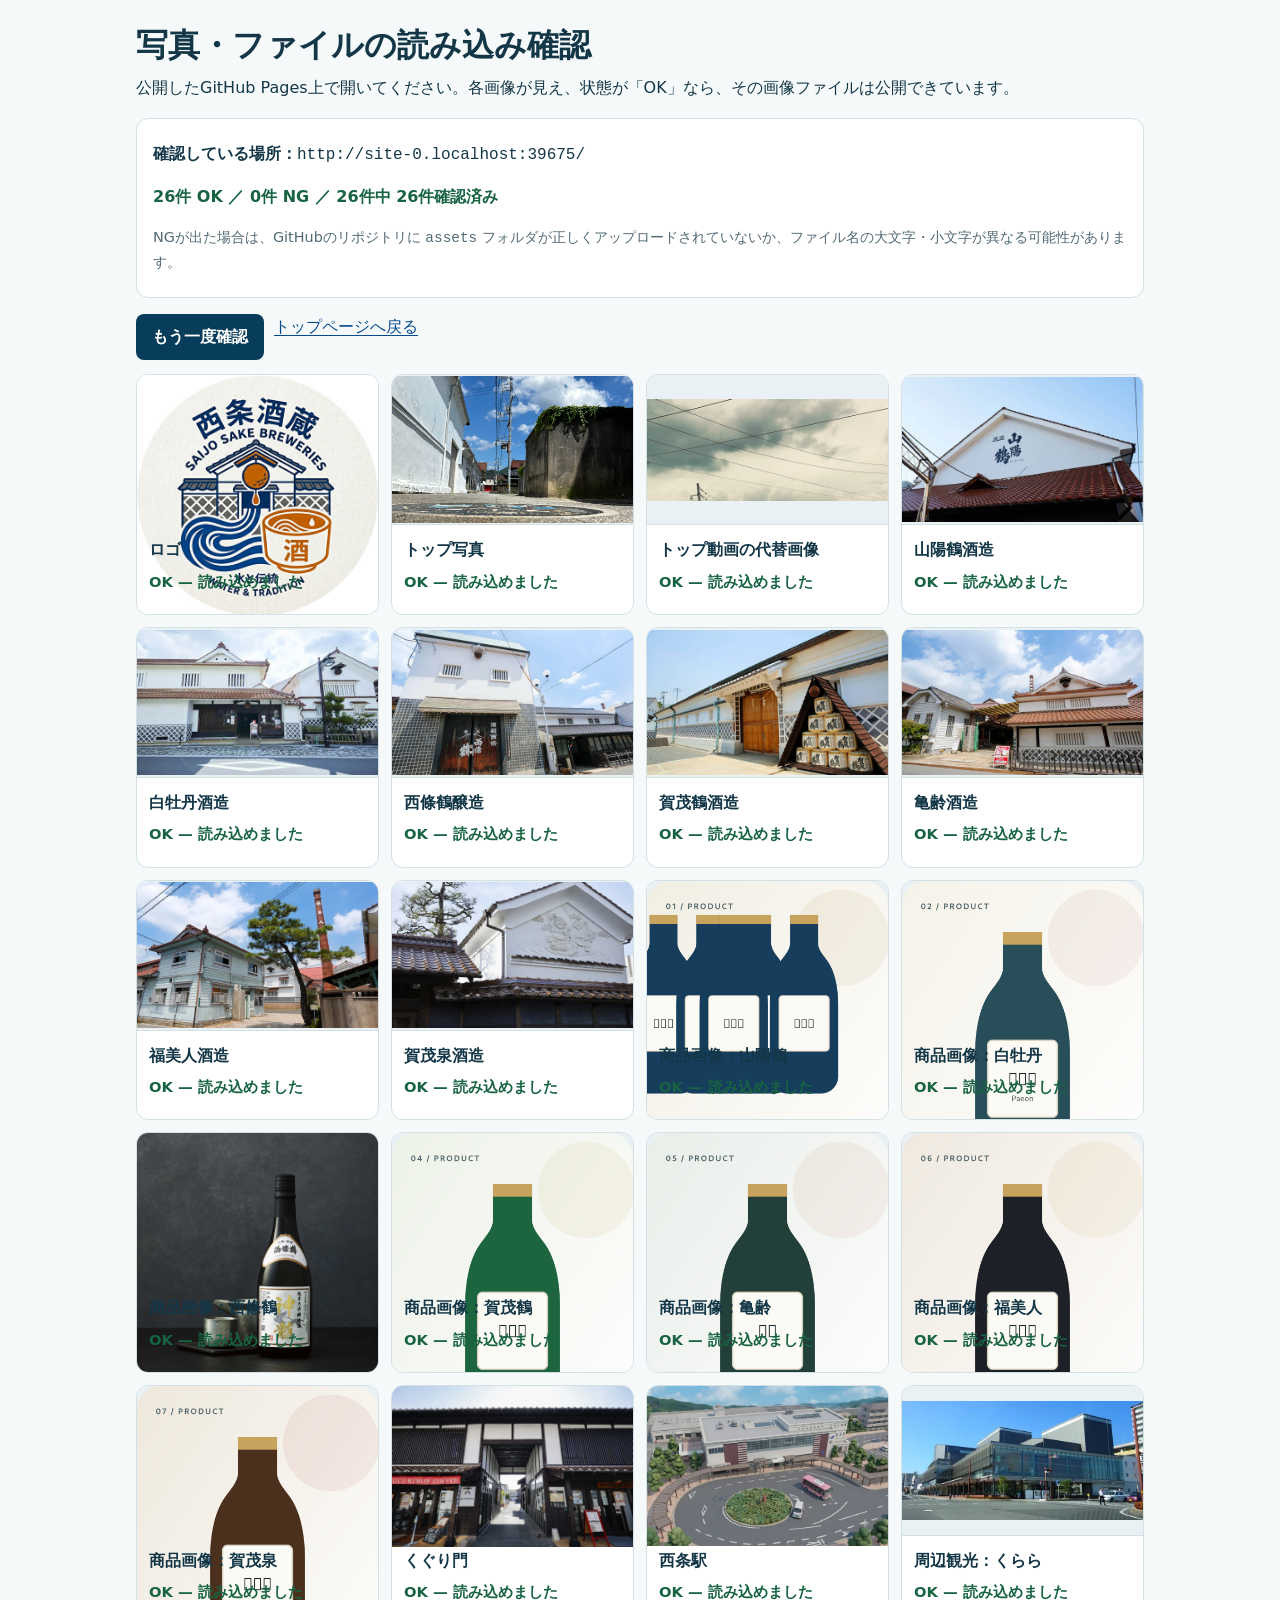
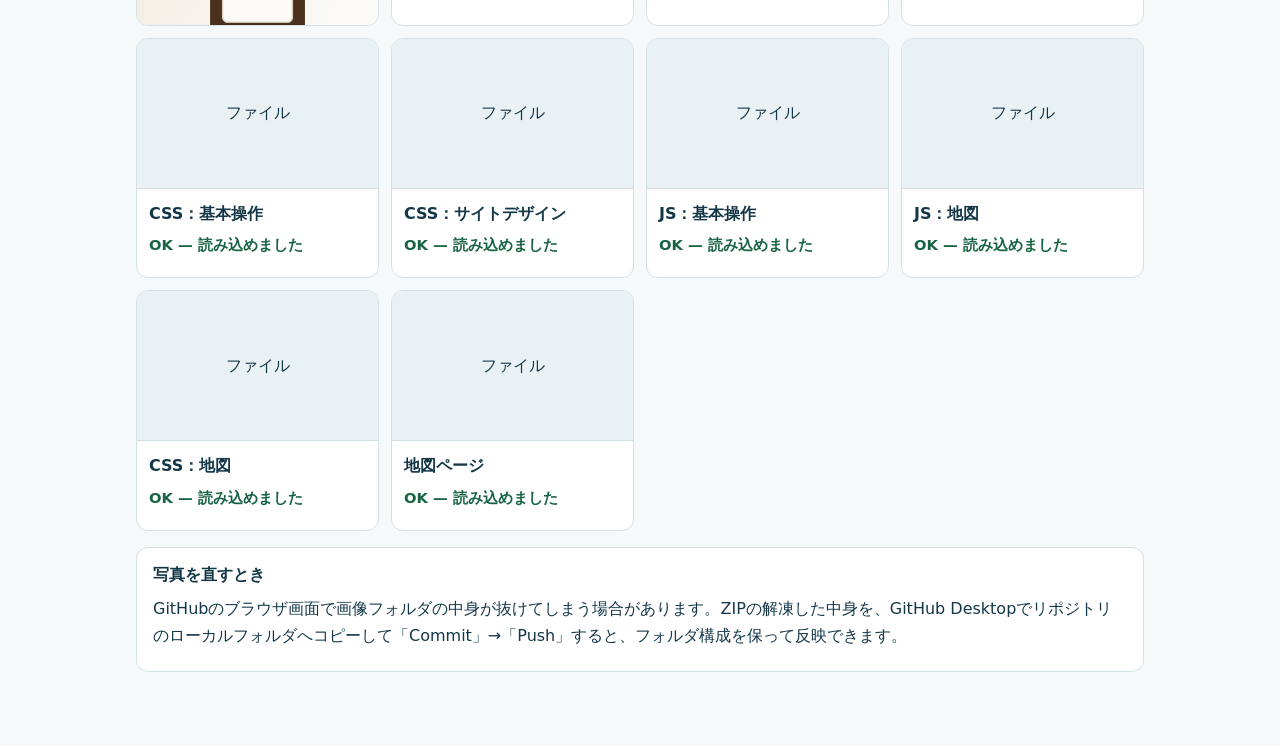
<file: image-check.html>
<!doctype html>
<html lang="ja"><head><meta charset="utf-8"><meta name="viewport" content="width=device-width,initial-scale=1"><title>写真・ファイル確認｜西条酒蔵めぐり</title>
<style>
:root{color-scheme:light;--ink:#143748;--muted:#526a75;--line:#d3e0e4;--paper:#f5f9fa;--ok:#176342;--bad:#a52626}
*{box-sizing:border-box}body{margin:0;background:var(--paper);color:var(--ink);font:16px/1.65 system-ui,-apple-system,"Yu Gothic UI",Meiryo,sans-serif}
main{max-width:1040px;margin:auto;padding:24px 16px 60px}h1{font-size:clamp(1.4rem,3vw,2rem);line-height:1.35;margin:0 0 8px}p{margin:8px 0}.hint{background:#fff;border:1px solid var(--line);border-radius:12px;padding:14px 16px;margin:16px 0}.summary{font-weight:700;margin:16px 0}.grid{display:grid;grid-template-columns:repeat(auto-fit,minmax(220px,1fr));gap:12px}.item{background:#fff;border:1px solid var(--line);border-radius:12px;overflow:hidden;min-width:0}.thumb{height:150px;display:grid;place-items:center;background:#e9f1f4;border-bottom:1px solid var(--line)}.thumb img{width:100%;height:100%;object-fit:contain}.thumb.noimage{font-weight:700;color:var(--bad)}.body{padding:12px}.name{font-weight:700}.status{font-size:.92rem;margin-top:6px;color:var(--muted);overflow-wrap:anywhere}.ok{color:var(--ok);font-weight:700}.bad{color:var(--bad);font-weight:700}a{color:#064c8c;text-underline-offset:3px}button{font:inherit;font-weight:700;padding:10px 16px;min-height:44px;background:#073c5a;color:white;border:0;border-radius:8px;cursor:pointer}button:focus-visible,a:focus-visible{outline:3px solid #c47b00;outline-offset:3px}.actions{display:flex;gap:10px;flex-wrap:wrap;margin:14px 0}.small{font-size:.9rem;color:var(--muted)}
</style></head><body><main><h1>写真・ファイルの読み込み確認</h1><p>公開したGitHub Pages上で開いてください。各画像が見え、状態が「OK」なら、その画像ファイルは公開できています。</p>
<div class="hint"><p><b>確認している場所：</b><code id="base"></code></p><p id="summary" class="summary" aria-live="polite">確認前</p><p class="small">NGが出た場合は、GitHubのリポジトリに <code>assets</code> フォルダが正しくアップロードされていないか、ファイル名の大文字・小文字が異なる可能性があります。</p></div>
<div class="actions"><button id="run" type="button">もう一度確認</button><a href="./index.html">トップページへ戻る</a></div><section class="grid" id="grid" aria-label="読み込みチェック"></section>
<div class="hint"><b>写真を直すとき</b><p>GitHubのブラウザ画面で画像フォルダの中身が抜けてしまう場合があります。ZIPの解凍した中身を、GitHub Desktopでリポジトリのローカルフォルダへコピーして「Commit」→「Push」すると、フォルダ構成を保って反映できます。</p></div>
</main><script>
const checks=[["ロゴ", "assets/images/brand/saijo-breweries-emblem.jpg"], ["トップ写真", "assets/images/hero/saijo-hero-wide.jpg"], ["トップ動画の代替画像", "assets/video/saijo-top-poster.jpg"], ["山陽鶴酒造", "assets/images/breweries/sanyotsuru.webp"], ["白牡丹酒造", "assets/images/breweries/hakubotan.webp"], ["西條鶴醸造", "assets/images/breweries/saijotsuru.webp"], ["賀茂鶴酒造", "assets/images/breweries/kamotsuru.webp"], ["亀齢酒造", "assets/images/breweries/kirei.webp"], ["福美人酒造", "assets/images/breweries/fukubijin.webp"], ["賀茂泉酒造", "assets/images/breweries/kamoizumi.webp"], ["商品画像：山陽鶴", "assets/images/products/sanyotsuru.png"], ["商品画像：白牡丹", "assets/images/products/hakubotan.png"], ["商品画像：西條鶴", "assets/images/products/saijotsuru.jpg"], ["商品画像：賀茂鶴", "assets/images/products/kamotsuru.png"], ["商品画像：亀齢", "assets/images/products/kirei.png"], ["商品画像：福美人", "assets/images/products/fukubijin.png"], ["商品画像：賀茂泉", "assets/images/products/kamoizumi.png"], ["くぐり門", "assets/images/landmarks/kugurimon.webp"], ["西条駅", "assets/images/landmarks/saijo-station.webp"], ["周辺観光：くらら", "assets/images/nearby/kurara.webp"], ["CSS：基本操作", "compact-ui.css"], ["CSS：サイトデザイン", "corporate-simple.css"], ["JS：基本操作", "compact-ui.js"], ["JS：地図", "map.js"], ["CSS：地図", "map.css"], ["地図ページ", "map.html"]];
const grid=document.getElementById('grid');document.getElementById('base').textContent=location.origin+location.pathname.replace(/[^/]*$/,'');
function verify(){grid.replaceChildren();let pending=checks.length,good=0,bad=0;const summary=document.getElementById('summary');summary.className='summary';summary.textContent='確認中…';checks.forEach(([name,path])=>{const card=document.createElement('article');card.className='item';const thumb=document.createElement('div');thumb.className='thumb';const body=document.createElement('div');body.className='body';const title=document.createElement('div');title.className='name';title.textContent=name;const status=document.createElement('p');status.className='status';status.textContent='確認中…';body.append(title,status);card.append(thumb,body);grid.append(card);const finish=(ok)=>{pending--;if(ok)good++;else bad++;status.className='status '+(ok?'ok':'bad');status.textContent=ok?'OK — 読み込めました':'NG — ファイルが見つからない、または読み込めません';if(!ok)thumb.classList.add('noimage');summary.textContent=`${good}件 OK ／ ${bad}件 NG ／ ${checks.length}件中 ${checks.length-pending}件確認済み`;summary.className='summary '+(pending?'':bad?'bad':'ok')};if(/\.(png|jpe?g|webp|svg)$/i.test(path)){const img=document.createElement('img');img.alt=name;img.loading='lazy';img.onload=()=>finish(true);img.onerror=()=>finish(false);thumb.append(img);img.src='./'+path+'?check='+Date.now()}else{thumb.textContent='ファイル';fetch('./'+path+'?check='+Date.now(),{cache:'no-store'}).then(r=>finish(r.ok)).catch(()=>finish(false))}})}
document.getElementById('run').addEventListener('click',verify);verify();
</script></body></html>
</file>
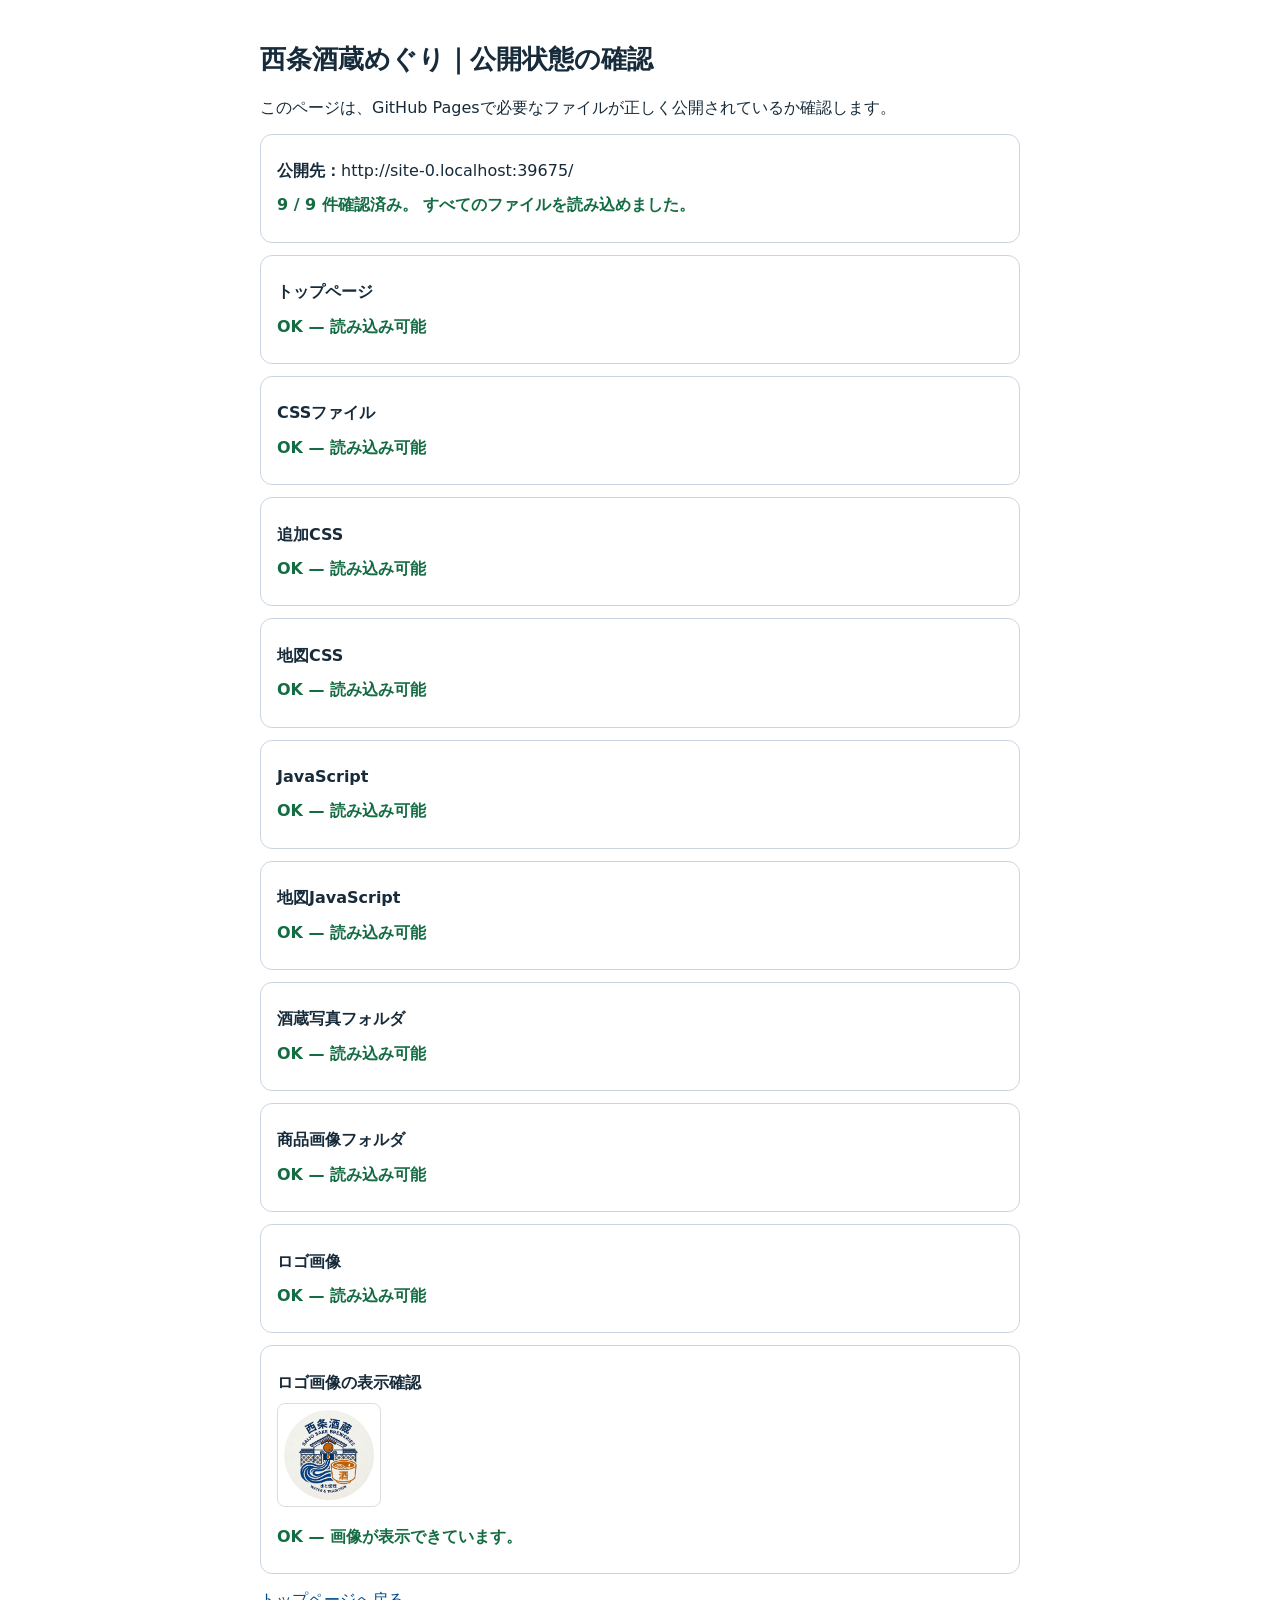
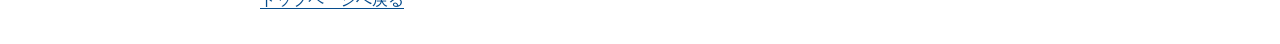
<file: 公開チェック.html>
<!doctype html>
<html lang="ja"><head><meta charset="utf-8"><meta name="viewport" content="width=device-width,initial-scale=1"><title>公開状態の確認｜西条酒蔵めぐり</title>
<style>body{font-family:system-ui,-apple-system,"Noto Sans JP",sans-serif;max-width:760px;margin:0 auto;padding:24px;color:#10253e;background:#f8fafc;line-height:1.7}h1{font-size:1.65rem}p{margin:.4rem 0}.panel{background:#fff;border:1px solid #cbd5e1;border-radius:12px;padding:16px;margin:12px 0}.status{font-weight:700}.ok{color:#146c43}.bad{color:#b42318}.pending{color:#684b00}a{color:#064c8c}img{width:90px;height:90px;object-fit:contain;border:1px solid #ddd;background:white;border-radius:8px;padding:6px}button{font:inherit;min-height:44px;padding:8px 16px;background:#064c8c;color:white;border:0;border-radius:8px}</style>
<link rel="stylesheet" href="./compact-ui.css?v=76">
<link rel="stylesheet" href="./corporate-simple.css?v=76">
</head><body>
<h1>西条酒蔵めぐり｜公開状態の確認</h1>
<p>このページは、GitHub Pagesで必要なファイルが正しく公開されているか確認します。</p>
<div class="panel"><p><b>公開先：</b><span id="base"></span></p><p id="summary" class="status pending">確認中…</p></div>
<div id="results"></div>
<div class="panel"><p><b>ロゴ画像の表示確認</b></p><img id="logo" alt="西条酒蔵めぐりロゴの表示テスト"><p id="imageStatus" class="status pending">画像を確認中…</p></div>
<p><a href="./index.html">トップページへ戻る</a></p>
<script>
const resources=[
 ['トップページ','./index.html'],['CSSファイル','./compact-ui.css'],['追加CSS','./corporate-simple.css'],['地図CSS','./map.css'],['JavaScript','./compact-ui.js'],['地図JavaScript','./map.js'],['酒蔵写真フォルダ','./assets/images/breweries/sanyotsuru.webp'],['商品画像フォルダ','./assets/images/products/sanyotsuru.png'],['ロゴ画像','./assets/images/brand/saijo-breweries-emblem.jpg']
];
document.getElementById('base').textContent=location.origin+location.pathname.replace(/[^/]*$/,'');
const results=document.getElementById('results');let done=0,failed=0;
Promise.all(resources.map(async ([name,url])=>{const card=document.createElement('div');card.className='panel';card.innerHTML='<p><b>'+name+'</b></p><p class="status pending">確認中…</p>';results.appendChild(card);try{const r=await fetch(url+'?deploy_check='+Date.now(),{cache:'no-store'});const p=card.querySelector('.status');if(r.ok){p.className='status ok';p.textContent='OK — 読み込み可能';}else{failed++;p.className='status bad';p.textContent='NG — HTTP '+r.status+'（ファイルの配置先を確認）';}}catch(e){failed++;const p=card.querySelector('.status');p.className='status bad';p.textContent='NG — 読み込み失敗';}finally{done++;document.getElementById('summary').textContent=done+' / '+resources.length+' 件確認済み'+(done===resources.length?'。'+(failed?' 読み込み失敗があります。':' すべてのファイルを読み込めました。'):'');document.getElementById('summary').className='status '+(done===resources.length?(failed?'bad':'ok'):'pending');}}));
const img=document.getElementById('logo');img.onload=()=>{document.getElementById('imageStatus').className='status ok';document.getElementById('imageStatus').textContent='OK — 画像が表示できています。'};img.onerror=()=>{document.getElementById('imageStatus').className='status bad';document.getElementById('imageStatus').textContent='NG — assets/images/brand の配置を確認してください。'};img.src='./assets/images/brand/saijo-breweries-emblem.jpg?deploy_check='+Date.now();
</script></body></html>
</file>
<file: compact-ui.css>
/* SAIJO compact controls + vision accessibility refinements (V72) */
:root {
  --a11y-ink: #102d42;
  --a11y-navy: #073c5a;
  --a11y-paper: #ffffff;
  --a11y-focus: #ffbf00;
  --a11y-border: #526b79;
}

/* Skip links: invisible until keyboard focus, then clearly visible. */
.saijo-skip-link {
  position: fixed !important;
  z-index: 10000 !important;
  top: 8px !important;
  left: 8px !important;
  transform: translateY(calc(-100% - 18px));
  display: inline-flex !important;
  align-items: center;
  justify-content: center;
  min-height: 48px;
  padding: 10px 16px !important;
  border: 3px solid #ffffff !important;
  border-radius: 10px !important;
  background: #073c5a !important;
  color: #ffffff !important;
  font-size: 16px !important;
  font-weight: 800 !important;
  line-height: 1.35;
  text-decoration: underline !important;
  box-shadow: 0 0 0 3px #073c5a !important;
}
.saijo-skip-link:focus,
.saijo-skip-link:focus-visible { transform: none !important; }

/* Strong two-tone focus indicator works against both light and dark surfaces. */
:where(a, button, input, select, textarea, summary, [tabindex]):focus-visible {
  outline: 3px solid #073c5a !important;
  outline-offset: 2px !important;
  box-shadow: 0 0 0 6px #ffbf00 !important;
}

/* Reduce duplicate persistent controls; settings remain available from the menu. */
body:not(.map-page) .ud-fab { display: none !important; }
@media (min-width: 768px) {
  body:not(.map-page) .v64-main-nav .v52-ud-nav { display: none !important; }
}

/* Make persistent mobile navigation legible without adding more tabs. */
.v69-mobile-nav {
  background: #ffffff !important;
  border-top: 2px solid #526b79 !important;
  box-shadow: 0 -5px 18px rgba(16, 45, 66, .10) !important;
}
.v69-mobile-nav a,
.v69-mobile-nav button {
  color: #073c5a !important;
  min-height: 56px !important;
  border-radius: 12px !important;
}
.v69-mobile-nav .nav-label {
  font-size: 12px !important;
  line-height: 1.2 !important;
  letter-spacing: 0 !important;
  font-weight: 750 !important;
}
.v69-mobile-nav a.is-active {
  background: #d9eef5 !important;
  color: #052a42 !important;
  outline: 2px solid #07516e;
  outline-offset: -2px;
}

/* Utility panels: solid surfaces and generous targets for low-vision users. */
.site-menu-panel,
.ud-dialog,
.ud-panel,
.places-panel,
.route-planner-panel,
.map-text-panel,
.v64-accessible-panel {
  color: #102d42;
}
.site-menu .menu-settings {
  display: flex !important;
  align-items: center;
  justify-content: flex-start;
  gap: 12px;
  width: 100%;
  min-height: 54px !important;
  margin: 12px 0 18px !important;
  padding: 12px 16px !important;
  border: 2px solid #ffffff !important;
  border-radius: 12px !important;
  background: #ffffff !important;
  color: #073c5a !important;
  font-size: 16px !important;
  font-weight: 800 !important;
  text-align: left;
}
.site-menu .menu-close,
.ud-close,
.close-button,
.menu-close {
  min-width: 44px !important;
  min-height: 44px !important;
  font-size: 22px !important;
}

/* Avoid tiny mobile labels and make text links discoverable without relying on color. */
@media (max-width: 767px) {
  .v64-breadcrumb { font-size: 14px !important; }
  .v64-main-nav .v64-menu-toggle { min-width: 48px !important; min-height: 48px !important; }
  .page-hero .eyebrow,
  .eyebrow { font-size: 12px !important; }
  .menu-grid a,
  .menu-breweries a,
  .v45-menu-primary a { min-height: 48px; }
  .menu-grid a { padding: 12px !important; }
}
body:not(.map-page) main p a:not(.action),
body:not(.map-page) main li a:not(.action),
body:not(.map-page) .global-footer p a {
  text-decoration: underline;
  text-decoration-thickness: 1px;
  text-underline-offset: .16em;
}

/* Map controls: retain frequent actions; tuck secondary actions into one menu. */
body.map-page .map-controls {
  display: grid !important;
  grid-template-columns: repeat(4, minmax(0, 1fr));
  align-items: stretch;
  gap: 7px !important;
  max-width: min(560px, calc(100vw - 20px));
}
body.map-page .map-controls > .control-button {
  min-width: 0 !important;
  min-height: 52px !important;
  padding: 6px 8px !important;
  border: 2px solid #ffffff !important;
  outline: 2px solid #17324d !important;
  border-radius: 12px !important;
  background-color: #ffffff !important;
  color: #102d42 !important;
  box-shadow: 0 4px 14px rgba(8, 35, 55, .20) !important;
  font-size: 12px !important;
  font-weight: 800 !important;
  line-height: 1.2 !important;
  text-align: center;
}
body.map-page .map-controls > #locationButton {
  background: #073c5a !important;
  color: #ffffff !important;
  outline-color: #073c5a !important;
}
body.map-page .map-controls > #placesButton {
  background: #ffffff !important;
  color: #073c5a !important;
  outline-color: #073c5a !important;
}
body.map-page .map-controls > #routePlannerButton {
  background: #005ca8 !important;
  color: #ffffff !important;
  outline-color: #073c5a !important;
}
body.map-page .map-controls .control-icon {
  font-size: 17px !important;
  line-height: 1.1 !important;
}
body.map-page .map-more-actions {
  position: relative;
  min-width: 0;
}
body.map-page .map-more-actions > summary {
  list-style: none;
  cursor: pointer;
  display: grid;
  place-items: center;
  gap: 2px;
  width: 100%;
  min-height: 52px;
  padding: 6px 8px;
  border: 2px solid #ffffff;
  outline: 2px solid #17324d;
  border-radius: 12px;
  background: #ffffff;
  color: #102d42;
  box-shadow: 0 4px 14px rgba(8,35,55,.20);
  font-size: 12px;
  font-weight: 800;
  line-height: 1.2;
  text-align: center;
}
body.map-page .map-more-actions > summary::-webkit-details-marker { display: none; }
body.map-page .map-more-actions > summary::marker { content: ""; }
body.map-page .map-more-actions > summary::after {
  content: "";
  width: 0; height: 0;
  border-left: 4px solid transparent;
  border-right: 4px solid transparent;
  border-top: 5px solid currentColor;
  margin-top: 2px;
}
body.map-page .map-more-actions[open] > summary { background: #d9eef5; }
body.map-page .map-more-actions-panel {
  position: absolute;
  z-index: 100;
  right: 0;
  bottom: calc(100% + 10px);
  display: grid;
  grid-template-columns: 1fr 1fr;
  gap: 8px;
  width: min(320px, calc(100vw - 20px));
  max-height: min(62vh, 420px);
  overflow: auto;
  padding: 12px;
  border: 2px solid #17324d;
  border-radius: 16px;
  background: #ffffff;
  color: #102d42;
  box-shadow: 0 12px 32px rgba(0,0,0,.24);
}
body.map-page .map-more-actions-panel .control-button {
  width: 100% !important;
  min-width: 0 !important;
  min-height: 52px !important;
  padding: 8px !important;
  border: 2px solid #526b79 !important;
  outline: none !important;
  border-radius: 10px !important;
  background: #ffffff !important;
  color: #102d42 !important;
  box-shadow: none !important;
  font-size: 13px !important;
  line-height: 1.25 !important;
}
body.map-page .map-more-actions-panel .control-button:focus-visible {
  outline: 3px solid #073c5a !important;
  outline-offset: 2px !important;
  box-shadow: 0 0 0 5px #ffbf00 !important;
}
body.map-page .map-more-actions-panel .control-button .control-icon {
  font-size: 17px !important;
}
@media (min-width: 921px) {
  body.map-page .map-controls { grid-template-columns: repeat(4, minmax(68px, auto)); }
}
@media (max-width: 640px) {
  body.map-page .map-controls {
    left: 9px !important;
    right: 9px !important;
    bottom: calc(max(10px, env(safe-area-inset-bottom)) + 8px) !important;
    grid-template-columns: repeat(4, minmax(0, 1fr)) !important;
    gap: 6px !important;
    max-width: none;
  }
  body.map-page .map-controls > .control-button,
  body.map-page .map-more-actions > summary { min-height: 50px !important; padding: 5px 3px !important; font-size: 11px !important; }
  body.map-page .map-more-actions-panel { right: 0; width: min(300px, calc(100vw - 18px)); gap: 7px; padding: 10px; }
}
@media (prefers-reduced-motion: reduce) {
  *, *::before, *::after { scroll-behavior: auto !important; animation-duration: .001ms !important; transition-duration: .001ms !important; }
}


/* V73: keep primary destinations visible; simplify only secondary controls. */
:where(button, a, input, select, textarea, summary, [role="button"]):focus-visible {
  outline: 3px solid #073c5a !important;
  outline-offset: 3px !important;
  box-shadow: 0 0 0 6px #ffbf00 !important;
}

/* Settings are available from the menu; avoid a second floating button. */
body:not(.map-page) .ud-fab { display: none !important; }

/* Keep page content clear of persistent mobile navigation. */
@media (max-width: 767px) {
  body { padding-bottom: calc(76px + env(safe-area-inset-bottom)); }
  .v69-mobile-nav { padding-bottom: calc(7px + env(safe-area-inset-bottom)); }
  .v69-mobile-nav .nav-label { font-size: 12px !important; line-height: 1.25 !important; }
}

/* Strong non-color cue for active navigation and text links. */
.v69-mobile-nav a.is-active .nav-label { text-decoration: underline; text-decoration-thickness: 2px; text-underline-offset: 3px; }
.v64-main-nav a[aria-current="page"] { text-decoration: underline; text-decoration-thickness: 2px; text-underline-offset: 4px; }

@media (forced-colors: active) {
  :where(a, button, input, select, textarea, summary, [tabindex]):focus-visible { outline: 3px solid Highlight !important; box-shadow: none !important; }
  .v69-mobile-nav, .map-more-actions-panel, .map-more-actions > summary { border: 1px solid CanvasText !important; }
  .v69-mobile-nav a.is-active { outline: 2px solid Highlight !important; }
}


/* V73: map controls sit above the mobile navigation, never underneath it. */
@media (max-width: 767px) {
  body.map-page .map-controls {
    bottom: calc(82px + env(safe-area-inset-bottom)) !important;
    top: auto !important;
  }
  body.map-page .places-panel {
    bottom: calc(76px + env(safe-area-inset-bottom)) !important;
    max-height: calc(76dvh - 12px) !important;
  }
  /* A top-of-page control is redundant on the full-screen map; mobile nav remains. */
  body.map-page .v64-back-top.is-map { display: none !important; }
}
</file>
<file: corporate-simple.css>
/*
 * SAIJO SAKE WALK — Simple corporate-style layer
 * Plain information hierarchy, strong contrast, small number of controls.
 * Added after the existing stylesheet so existing content and functionality remain.
 */
:root {
  --paper: #ffffff;
  --paper2: #f7fafc;
  --ink: #172b3a;
  --navy: #103d5a;
  --navy2: #174e6b;
  --accent: #075985;
  --accent-soft: #eaf4f8;
  --support: #176b70;
  --muted: #4b5b67;
  --line: #d7e0e6;
  --v45-foam: #ffffff;
  --v45-paper: #ffffff;
  --v45-ink: #172b3a;
  --v45-ink2: #334b5c;
  --v45-water: #075985;
  --v45-line: #d7e0e6;
  --v57-paper: #ffffff;
  --v57-ink: #172b3a;
  --v64-cream: #ffffff;
  --v64-navy: #103d5a;
  --v64-navy-strong: #082f48;
  --v64-text: #172b3a;
  --v64-muted: #4b5b67;
  --v64-border: #9aaab5;
  --v64-focus: #f0b400;
  --simple-content-width: 1200px;
  --simple-radius: 8px;
  --simple-shadow: 0 2px 10px rgba(16, 45, 66, .06);
}

html { scroll-behavior: smooth; scroll-padding-top: 88px; background: #fff; }
body,
body[data-page="home"],
body[data-page="products"],
body[data-page="about"],
body[data-page="nearby"] {
  background: #fff !important;
  color: #172b3a !important;
  font-family: system-ui, -apple-system, BlinkMacSystemFont, "Segoe UI", "Noto Sans JP", "Yu Gothic", Meiryo, sans-serif !important;
  font-size: 16px;
  line-height: 1.75;
  letter-spacing: normal;
  -webkit-font-smoothing: antialiased;
}
body:not(.map-page) main { color: #172b3a; }
body:not(.map-page) main > section { isolation: auto; }
body:not(.map-page) main p { color: inherit; }
body:not(.map-page) main p:not(.v57-kicker):not(.v57-index):not(.eyebrow) { line-height: 1.8; }
body:not(.map-page) h1,
body:not(.map-page) h2,
body:not(.map-page) h3,
body:not(.map-page) h4 {
  font-family: system-ui, -apple-system, BlinkMacSystemFont, "Segoe UI", "Noto Sans JP", "Yu Gothic", Meiryo, sans-serif !important;
  letter-spacing: -.025em !important;
  line-height: 1.3 !important;
  font-weight: 750;
  text-wrap: pretty;
}
body:not(.map-page) a { text-underline-offset: .18em; }
body:not(.map-page) a:hover { text-decoration-thickness: 2px; }
body:not(.map-page) img { max-width: 100%; }

/* Remove decorative overlays, giant background type and micro-label clutter. */
body[data-page="home"]:after,
.v57-hero-wordmark,
.v57-geo,
.v57-scroll,
.v57-intro-track,
.v57-seven,
.v45-footer:before,
.v45-footer:after,
.site-menu:after,
.page-hero:after,
.bubble-stage:before,
.spot-photo:after,
.v57-hero-copy:before { display: none !important; }
.v57-kicker,
.v57-index,
.eyebrow,
.v57-note,
.v45-menu .menu-grid a small,
.v45-footer-brand small { letter-spacing: .04em !important; font-size: 12px !important; }
.v57-kicker, .v57-index, .eyebrow { font-weight: 700 !important; color: #38576a !important; }
.v57-hero .v57-kicker { color: #fff !important; }

/* Header: plain logo + text links. Secondary settings live in the menu. */
.global-header,
.global-header.v45-rail,
.v64-header {
  position: sticky !important;
  inset: auto !important;
  top: 0 !important;
  left: auto !important;
  right: auto !important;
  bottom: auto !important;
  z-index: 500 !important;
  width: 100% !important;
  height: auto !important;
  min-height: 70px !important;
  display: flex !important;
  flex-direction: row !important;
  align-items: center !important;
  justify-content: space-between !important;
  gap: 20px !important;
  padding: 10px clamp(16px, 4vw, 48px) !important;
  background: #fff !important;
  border: 0 !important;
  border-bottom: 1px solid #d7e0e6 !important;
  border-radius: 0 !important;
  box-shadow: none !important;
  backdrop-filter: none !important;
  mix-blend-mode: normal !important;
  pointer-events: auto !important;
  transform: none !important;
}
.global-header.scrolled { background: #fff !important; box-shadow: none !important; }
.v64-brand,
.v52-brand,
.global-header .brand {
  display: inline-flex !important;
  align-items: center !important;
  gap: 10px !important;
  min-width: 0;
  min-height: 48px !important;
  max-width: 48vw;
  padding: 0 !important;
  border: 0 !important;
  border-radius: 0 !important;
  background: transparent !important;
  box-shadow: none !important;
  color: #103d5a !important;
  text-decoration: none !important;
  pointer-events: auto !important;
}
.v64-brand img,
.v52-brand img,
.global-header .brand img {
  width: 42px !important;
  height: 42px !important;
  min-width: 42px;
  border-radius: 4px !important;
  object-fit: cover;
}
.v64-brand span,
.v52-brand span,
.global-header .brand span { display: flex; flex-direction: column; gap: 0; min-width: 0; }
.v64-brand b,
.v52-brand b,
.global-header .brand b { color: #103d5a !important; font-size: 16px !important; font-weight: 800 !important; line-height: 1.35 !important; white-space: nowrap; }
.v64-brand small,
.v52-brand small,
.global-header .brand small { color: #4b5b67 !important; font-size: 12px !important; line-height: 1.35 !important; letter-spacing: 0 !important; white-space: nowrap; }
.v64-main-nav,
.v52-nav,
.round-nav { display: flex !important; align-items: center !important; justify-content: flex-end; gap: 4px !important; min-width: 0; }
.v64-main-nav .round-nav-btn,
.v64-main-nav .v52-nav-link,
.round-nav .round-nav-btn {
  display: inline-flex !important;
  align-items: center !important;
  justify-content: center !important;
  width: auto !important;
  min-width: 0 !important;
  height: auto !important;
  min-height: 44px !important;
  padding: 8px 12px !important;
  border: 1px solid transparent !important;
  border-radius: 6px !important;
  background: transparent !important;
  color: #17384c !important;
  box-shadow: none !important;
  transform: none !important;
  text-decoration: none !important;
}
.v64-main-nav .round-nav-btn svg,
.v64-main-nav .v52-nav-link svg { display: none !important; }
.v64-main-nav .v52-nav-copy { display: block !important; }
.v64-main-nav .v52-nav-copy b { font-size: 14px !important; font-weight: 700 !important; line-height: 1.3 !important; }
.v64-main-nav .v52-nav-copy small { display: none !important; }
.v64-main-nav .round-nav-btn.is-active,
.v64-main-nav .round-nav-btn[aria-current="page"] {
  color: #082f48 !important;
  background: #eaf4f8 !important;
  border-color: #a9c7d5 !important;
  text-decoration: underline !important;
  text-decoration-thickness: 2px !important;
  text-underline-offset: 4px !important;
}
.v64-main-nav .v52-nav-map { background: transparent !important; color: #17384c !important; }
.v64-main-nav .v52-ud-nav { display: none !important; }
.v64-menu-toggle {
  display: inline-flex !important;
  align-items: center !important;
  justify-content: center !important;
  gap: 8px !important;
  min-width: 48px !important;
  min-height: 46px !important;
  padding: 0 13px !important;
  border: 1px solid #103d5a !important;
  border-radius: 6px !important;
  background: #103d5a !important;
  color: #fff !important;
  box-shadow: none !important;
  font-size: 14px !important;
  font-weight: 750 !important;
}
.v64-menu-icon { gap: 4px !important; }
.v64-menu-icon i { width: 17px !important; height: 2px !important; border-radius: 0 !important; }

/* The menu is a short, clear list, not a second home page. */
.site-menu.v45-menu,
.site-menu {
  background: rgba(19, 43, 58, .36) !important;
  padding: 18px !important;
  backdrop-filter: blur(3px);
}
.site-menu .site-menu-panel,
.v45-menu .site-menu-panel {
  width: min(760px, calc(100vw - 32px)) !important;
  max-height: min(84vh, 800px) !important;
  overflow: auto !important;
  padding: clamp(18px, 3vw, 32px) !important;
  border: 1px solid #d7e0e6 !important;
  border-radius: 10px !important;
  background: #fff !important;
  color: #172b3a !important;
  box-shadow: 0 16px 45px rgba(12, 35, 52, .20) !important;
  transform: none !important;
}
.site-menu-top { border-bottom: 1px solid #d7e0e6 !important; padding-bottom: 14px !important; }
.site-menu-top small { display: none !important; }
.site-menu-top p { margin: 0 !important; color: #172b3a !important; font-size: 22px !important; letter-spacing: 0 !important; font-weight: 800 !important; }
.site-menu .menu-close,
.site-menu .close-button { width: 46px !important; height: 46px !important; min-width: 46px !important; min-height: 46px !important; border: 1px solid #9aaab5 !important; border-radius: 6px !important; background: #fff !important; color: #103d5a !important; }
.v45-menu-primary { grid-template-columns: 1fr 1fr !important; gap: 10px !important; margin: 16px 0 !important; }
.v45-menu-primary a,
.site-menu .v45-menu-primary a {
  display: flex !important;
  flex-direction: column !important;
  justify-content: center !important;
  min-height: 94px !important;
  padding: 16px !important;
  border: 1px solid #9fb7c4 !important;
  border-radius: 7px !important;
  background: #f4f8fa !important;
  color: #103d5a !important;
  text-decoration: none !important;
}
.v45-menu-primary a:nth-child(2) { background: #f4f8fa !important; }
.v45-menu-primary b { font-size: 22px !important; line-height: 1.3 !important; }
.v45-menu-primary span { margin-top: 3px !important; font-size: 13px !important; letter-spacing: 0 !important; }
.v45-menu-primary i { display: none !important; }
.v45-menu .menu-grid,
.site-menu .menu-grid { display: grid !important; grid-template-columns: repeat(2, minmax(0, 1fr)) !important; gap: 0 !important; margin-top: 10px !important; }
.v45-menu .menu-grid a,
.site-menu .menu-grid a {
  display: flex !important;
  align-items: center !important;
  gap: 12px !important;
  min-height: 54px !important;
  padding: 10px 4px !important;
  border: 0 !important;
  border-bottom: 1px solid #e1e8ed !important;
  border-radius: 0 !important;
  background: #fff !important;
  color: #17384c !important;
  text-decoration: underline !important;
  text-underline-offset: 3px !important;
}
.v45-menu .menu-grid a span,
.site-menu .menu-grid a span { display: none !important; }
.v45-menu .menu-grid a b,
.site-menu .menu-grid a b { font-size: 16px !important; }
.v45-menu .menu-grid a small,
.site-menu .menu-grid a small { display: none !important; }
.site-menu .menu-breweries { display: none !important; }
.site-menu .menu-settings,
.site-menu .menu-settings[data-open-ud] {
  justify-content: flex-start !important;
  min-height: 52px !important;
  margin: 16px 0 0 !important;
  padding: 12px 14px !important;
  border: 1px solid #9fb7c4 !important;
  border-radius: 7px !important;
  background: #eaf4f8 !important;
  color: #103d5a !important;
  font-size: 15px !important;
  font-weight: 750 !important;
}

/* Breadcrumbs and ordinary page structure. */
.v64-breadcrumb-wrap { background: #fff !important; border-bottom: 1px solid #edf1f4 !important; }
.v64-breadcrumb { max-width: var(--simple-content-width) !important; padding: 8px 24px !important; }
.v64-breadcrumb ol { font-size: 14px !important; }
.v64-breadcrumb a { color: #075985 !important; }
body:not(.map-page) main { padding-bottom: 0 !important; }
body:not(.map-page) main > section:not(.v57-hero) { scroll-margin-top: 90px; }
.page-hero,
.about-hero {
  display: grid !important;
  grid-template-columns: minmax(0, 1fr) minmax(0, 1fr) !important;
  align-items: center !important;
  gap: clamp(24px, 5vw, 64px) !important;
  width: min(var(--simple-content-width), calc(100% - 48px)) !important;
  min-height: 0 !important;
  margin: 0 auto !important;
  padding: 52px 0 36px !important;
  overflow: visible !important;
}
.page-hero h1,
.about-hero h1 {
  margin: 0 0 12px !important;
  font-size: clamp(38px, 5vw, 64px) !important;
  line-height: 1.2 !important;
  color: #103d5a !important;
  letter-spacing: -.03em !important;
}
.page-hero .lead,
.about-hero > p:last-child {
  max-width: 620px !important;
  margin: 12px 0 0 !important;
  color: #405563 !important;
  font-size: 17px !important;
  line-height: 1.8 !important;
}
.page-hero .hero-art,
.about-hero .hero-art {
  height: clamp(250px, 34vw, 420px) !important;
  min-height: 0 !important;
  margin: 0 !important;
  border-radius: 8px !important;
  box-shadow: none !important;
  transform: none !important;
}
.page-hero .hero-art:after { display: none !important; }

/* Home: keep the real town photograph/video, remove showy editorial effects. */
.v57-hero {
  min-height: clamp(540px, 76svh, 760px) !important;
  height: auto !important;
  padding: 92px clamp(20px, 7vw, 100px) !important;
  display: flex !important;
  align-items: center !important;
  justify-content: flex-start !important;
  background: #123746 !important;
}
.v57-hero-video video { filter: brightness(.78) saturate(.82) !important; }
.v57-hero-overlay {
  background: linear-gradient(90deg, rgba(7, 29, 44, .70), rgba(7, 29, 44, .25) 82%) !important;
}
.v57-hero-copy { width: min(820px, 100%) !important; margin: 0 !important; padding: 0 !important; color: #fff !important; }
.v57-hero-copy h1 { margin: 14px 0 10px !important; font-size: clamp(40px, 5.2vw, 72px) !important; line-height: 1.2 !important; letter-spacing: -.03em !important; }
.v57-hero-copy p:not(.v57-kicker) { margin: 0 0 14px !important; font-size: clamp(17px, 1.8vw, 22px) !important; line-height: 1.6 !important; }
.v57-hero .v57-kicker { font-size: 13px !important; font-weight: 750 !important; }
.v57-primary,
.v57-secondary {
  min-height: 48px !important;
  padding: 13px 18px !important;
  border-radius: 6px !important;
  font-size: 15px !important;
  font-weight: 750 !important;
  letter-spacing: 0 !important;
  line-height: 1.4 !important;
  box-shadow: none !important;
}
.v57-primary { background: #fff !important; color: #103d5a !important; }
.v57-primary span { font-size: 16px !important; }
.v57-intro { padding: 64px 24px !important; background: #fff !important; }
.v57-intro-grid { width: min(var(--simple-content-width), 100%) !important; grid-template-columns: minmax(0, 1.1fr) minmax(260px, .9fr) !important; gap: clamp(24px, 5vw, 64px) !important; margin: 0 auto !important; }
.v57-intro h2,
.v57-section-head h2,
.v57-map-feature h2,
.v57-end h2 { margin: 8px 0 0 !important; font-size: clamp(32px, 4vw, 48px) !important; line-height: 1.3 !important; letter-spacing: -.025em !important; }
.v57-intro-grid > p { margin: 0 !important; font-size: 17px !important; line-height: 1.85 !important; color: #405563 !important; }
.v57-pickup { padding: 58px 0 68px !important; background: #f7fafc !important; }
.v57-section-head { width: min(var(--simple-content-width), calc(100% - 48px)) !important; margin: 0 auto !important; padding: 0 0 24px !important; align-items: end !important; }
.v57-section-head a,
.v57-line-link { color: #075985 !important; font-size: 15px !important; font-weight: 750 !important; letter-spacing: 0 !important; text-decoration: underline !important; text-underline-offset: 4px !important; }
.v57-photo-stream { gap: 18px !important; padding-left: max(24px, calc((100vw - var(--simple-content-width)) / 2)) !important; }
.v57-photo-stream a { width: clamp(220px, 25vw, 310px) !important; margin-top: 0 !important; color: #172b3a !important; }
.v57-photo-stream img { aspect-ratio: 4 / 3 !important; border-radius: 5px !important; filter: none !important; }
.v57-photo-stream span { margin-top: 10px !important; font-size: 16px !important; font-weight: 700 !important; letter-spacing: 0 !important; }
.v57-map-feature { background: #edf4f7 !important; grid-template-columns: minmax(0, 1fr) minmax(0, .9fr) !important; }
.v57-feature-media { min-height: 0 !important; height: clamp(300px, 42vw, 480px) !important; }
.v57-feature-media img { object-fit: cover !important; }
.v57-feature-copy { padding: clamp(24px, 5vw, 64px) !important; max-width: 680px !important; }
.v57-feature-copy > p:not(.v57-index) { color: #344f60 !important; line-height: 1.8 !important; }
.v57-line-link { display: inline-flex !important; align-items: center; gap: 10px; min-height: 44px; margin-top: 14px !important; }
.v57-journal { padding: 64px 24px !important; background: #fff !important; }
.v57-journal .v57-section-head { width: min(var(--simple-content-width), 100%) !important; padding-left: 0 !important; padding-right: 0 !important; }
.v57-journal-grid { width: min(var(--simple-content-width), 100%) !important; grid-template-columns: repeat(3, minmax(0, 1fr)) !important; gap: 18px !important; margin: 28px auto 0 !important; }
.v57-journal-card { border: 1px solid #d7e0e6 !important; border-radius: 7px !important; background: #fff !important; color: #172b3a !important; box-shadow: none !important; }
.v57-journal-card img { aspect-ratio: 16 / 10 !important; }
.v57-journal-card div { padding: 18px !important; }
.v57-journal-card small { color: #075985 !important; font-size: 12px !important; letter-spacing: .03em !important; font-weight: 700 !important; }
.v57-journal-card h3 { margin: 8px 0 14px !important; font-size: 20px !important; line-height: 1.45 !important; }
.v57-journal-card span { font-size: 14px !important; font-weight: 700 !important; text-decoration: underline; text-underline-offset: 3px; }
.v57-end { padding: 64px 24px 72px !important; background: #f0f6f9 !important; text-align: center !important; }
.v57-end h2 { margin: 0 auto !important; }
.v57-end > div { margin-top: 24px !important; gap: 12px !important; }
.v57-end .v57-secondary { border: 1px solid #103d5a !important; background: #fff !important; color: #103d5a !important; }
.v57-intro-grid,
.v57-map-feature,
.v57-journal-card,
.v57-seven-inner,
.v57-end { opacity: 1 !important; transform: none !important; transition: none !important; }

/* Brewery listings: straightforward rows with one image, one text column, clear links. */
.brewery-list {
  display: flex !important;
  flex-direction: column !important;
  gap: 0 !important;
  width: min(var(--simple-content-width), calc(100% - 48px)) !important;
  max-width: var(--simple-content-width) !important;
  margin: 0 auto !important;
  padding: 8px 0 72px !important;
}
.brewery-item {
  display: grid !important;
  grid-template-columns: minmax(220px, .72fr) minmax(0, 1.28fr) !important;
  align-items: start !important;
  gap: clamp(20px, 3vw, 36px) !important;
  margin: 0 !important;
  padding: 30px 0 !important;
  border: 0 !important;
  border-top: 1px solid #d7e0e6 !important;
  border-radius: 0 !important;
  background: #fff !important;
  box-shadow: none !important;
  overflow: visible !important;
}
.brewery-item:last-child { border-bottom: 1px solid #d7e0e6 !important; }
.brewery-item:nth-child(even) .brewery-photo { order: 0 !important; }
.brewery-photo,
.brewery-photo img { min-height: 0 !important; height: auto !important; }
.brewery-photo { aspect-ratio: 4 / 3; border-radius: 6px !important; box-shadow: none !important; background: #eef3f6 !important; }
.brewery-photo img { display: block; width: 100% !important; height: 100% !important; object-fit: cover !important; }
.brewery-photo:after { display: none !important; }
.brewery-copy { padding: 0 !important; }
.brewery-copy > span { color: #075985 !important; font-size: 13px !important; font-weight: 750 !important; letter-spacing: .02em !important; }
.brewery-copy h2 { margin: 5px 0 10px !important; color: #103d5a !important; font-size: clamp(26px, 3vw, 36px) !important; line-height: 1.35 !important; }
.brewery-copy > p { max-width: 680px !important; color: #405563 !important; font-size: 16px !important; line-height: 1.8 !important; }
.mini-map-shell { height: auto !important; min-height: 0 !important; margin: 14px 0 !important; overflow: visible !important; border: 0 !important; border-radius: 0 !important; background: transparent !important; }
.mini-map-shell iframe { display: none !important; }
.mini-map-shell > a { position: static !important; display: inline-flex !important; align-items: center; min-height: 44px !important; padding: 8px 12px !important; border: 1px solid #9fb7c4 !important; border-radius: 6px !important; background: #fff !important; color: #103d5a !important; font-size: 14px !important; font-weight: 700 !important; text-decoration: underline !important; text-underline-offset: 3px !important; }
.action-row { display: flex !important; flex-wrap: wrap !important; gap: 10px !important; margin-top: 14px !important; }
.action { display: inline-flex !important; align-items: center; justify-content: center; gap: 8px; min-height: 44px !important; padding: 9px 14px !important; border: 1px solid #9fb7c4 !important; border-radius: 6px !important; background: #fff !important; color: #103d5a !important; box-shadow: none !important; font-size: 14px !important; font-weight: 700 !important; text-decoration: underline !important; text-underline-offset: 3px !important; }
.action.primary { background: #103d5a !important; color: #fff !important; border-color: #103d5a !important; text-decoration: none !important; }

/* Nearby spots: simple two-column cards, photo first, details and route links second. */
.spot-list {
  display: grid !important;
  grid-template-columns: repeat(2, minmax(0, 1fr)) !important;
  gap: 18px !important;
  width: min(var(--simple-content-width), calc(100% - 48px)) !important;
  max-width: var(--simple-content-width) !important;
  margin: 0 auto !important;
  padding: 12px 0 72px !important;
}
.spot-editorial {
  display: flex !important;
  flex-direction: column !important;
  min-height: 0 !important;
  gap: 0 !important;
  margin: 0 !important;
  padding: 0 !important;
  border: 1px solid #d7e0e6 !important;
  border-radius: 7px !important;
  background: #fff !important;
  box-shadow: none !important;
  overflow: hidden !important;
}
.spot-num { display: none !important; }
.spot-visual { order: 0 !important; width: 100% !important; height: 220px !important; min-height: 0 !important; margin: 0 !important; }
.spot-photo { position: absolute !important; inset: 0 !important; border-radius: 0 !important; background-image: none !important; box-shadow: none !important; }
.spot-photo img { display: block !important; width: 100% !important; height: 100% !important; object-fit: cover !important; }
.spot-photo span { display: none !important; }
.spot-mini { display: none !important; }
.spot-copy { order: 1 !important; width: 100% !important; padding: 18px !important; }
.spot-copy small { display: block !important; padding: 0 !important; border-radius: 0 !important; background: transparent !important; color: #075985 !important; font-size: 12px !important; font-weight: 750 !important; letter-spacing: .03em !important; }
.spot-copy h2 { margin: 6px 0 8px !important; color: #103d5a !important; font-size: 22px !important; line-height: 1.4 !important; }
.spot-copy p { color: #405563 !important; line-height: 1.75 !important; }
.spot-editorial .action-row { margin: 14px 0 0 !important; }

/* Products: stable rectangular cards rather than floating bubbles. */
.bubble-stage {
  min-height: 0 !important;
  padding: 52px 24px 24px !important;
  background: #f7fafc !important;
  overflow: visible !important;
}
.bubble-stage-copy { width: min(var(--simple-content-width), 100%) !important; max-width: var(--simple-content-width) !important; margin: 0 auto !important; }
.bubble-stage h1 { margin: 0 0 10px !important; color: #103d5a !important; font-size: clamp(38px, 5vw, 62px) !important; line-height: 1.2 !important; }
.bubble-stage-copy > p:last-child { max-width: 760px; color: #405563 !important; font-size: 17px !important; line-height: 1.8 !important; }
.bubble-stage > [data-bubbles] {
  position: relative !important;
  inset: auto !important;
  display: grid !important;
  grid-template-columns: repeat(3, minmax(0, 1fr)) !important;
  gap: 18px !important;
  width: min(var(--simple-content-width), 100%) !important;
  min-height: 0 !important;
  margin: 28px auto 0 !important;
  padding: 0 !important;
}
.product-bubble,
.product-bubble.bubble-1,
.product-bubble.bubble-2,
.product-bubble.bubble-3,
.product-bubble.bubble-4,
.product-bubble.bubble-5,
.product-bubble.bubble-6,
.product-bubble.bubble-7 {
  position: relative !important;
  inset: auto !important;
  left: auto !important;
  right: auto !important;
  top: auto !important;
  bottom: auto !important;
  display: flex !important;
  flex-direction: column !important;
  align-items: stretch !important;
  width: 100% !important;
  height: auto !important;
  min-height: 0 !important;
  aspect-ratio: auto !important;
  margin: 0 !important;
  padding: 14px !important;
  border: 1px solid #d7e0e6 !important;
  border-radius: 7px !important;
  background: #fff !important;
  color: #172b3a !important;
  box-shadow: none !important;
  backdrop-filter: none !important;
  text-decoration: none !important;
  animation: none !important;
  transform: none !important;
}
.product-bubble:before { display: none !important; }
.product-bubble-photo {
  position: relative !important;
  inset: auto !important;
  display: grid !important;
  place-items: center !important;
  width: 100% !important;
  height: 185px !important;
  min-height: 0 !important;
  margin: 0 !important;
  overflow: hidden !important;
  border-radius: 4px !important;
  background: #f3f7f9 !important;
}
.product-bubble-photo:after { display: none !important; }
.product-bubble-photo img {
  position: static !important;
  display: block !important;
  width: auto !important;
  height: auto !important;
  max-width: 84% !important;
  max-height: 165px !important;
  object-fit: contain !important;
  filter: none !important;
}
.product-bubble > span {
  position: static !important;
  display: flex !important;
  flex-direction: column !important;
  gap: 4px !important;
  max-width: none !important;
  margin: 0 !important;
  padding: 14px 0 0 !important;
  background: transparent !important;
  color: #172b3a !important;
  text-shadow: none !important;
}
.product-bubble > span small { color: #075985 !important; font-size: 12px !important; font-weight: 750 !important; letter-spacing: .02em !important; }
.product-bubble > span b { margin: 0 !important; color: #103d5a !important; font-family: inherit !important; font-size: 19px !important; line-height: 1.4 !important; }
.product-bubble > span em { display: block !important; margin-top: 2px !important; color: #405563 !important; font-size: 14px !important; line-height: 1.65 !important; }
.product-bubble > i { position: absolute !important; right: 12px !important; top: 12px !important; left: auto !important; bottom: auto !important; display: grid !important; place-items: center !important; width: 34px !important; height: 34px !important; border: 1px solid #9fb7c4 !important; border-radius: 50% !important; background: #fff !important; color: #103d5a !important; text-shadow: none !important; font-size: 16px !important; }
.products-cta { display: flex !important; justify-content: center !important; gap: 12px !important; padding: 22px 24px 72px !important; background: #f7fafc !important; }

/* Detail pages: consistent plain backgrounds and compact facts. */
.detail-hero,
.product-detail {
  display: grid !important;
  grid-template-columns: minmax(0, 1fr) minmax(0, 1fr) !important;
  gap: clamp(24px, 4vw, 56px) !important;
  align-items: center !important;
  min-height: 0 !important;
  padding: 48px max(24px, calc((100vw - var(--simple-content-width)) / 2)) 60px !important;
  background: #fff !important;
}
.product-detail { padding-top: 38px !important; }
.detail-photo,
.product-visual { min-height: 0 !important; height: clamp(300px, 40vw, 520px) !important; border-radius: 7px !important; background: #f3f7f9 !important; box-shadow: none !important; transform: none !important; }
.bubble-halo,
.product-visual:before,
.product-visual:after { display: none !important; }
.product-visual img { max-height: 80% !important; max-width: 80% !important; object-fit: contain !important; }
.product-copy h1,
.detail-copy h1 { margin: 0 0 12px !important; color: #103d5a !important; font-size: clamp(34px, 4.5vw, 56px) !important; line-height: 1.25 !important; }
.product-line { color: #405563 !important; font-family: inherit !important; font-size: 18px !important; }
.product-copy > p:not(.product-line):not(.eyebrow),
.detail-copy p { color: #405563 !important; font-size: 16px !important; line-height: 1.8 !important; }
.product-facts { grid-template-columns: repeat(3, minmax(0, 1fr)) !important; gap: 8px !important; }
.product-facts span { padding: 12px !important; border: 1px solid #d7e0e6 !important; border-radius: 6px !important; background: #fff !important; font-size: 12px !important; letter-spacing: 0 !important; }
.product-facts em { color: #103d5a !important; font-size: 15px !important; }

/* About page: normal heading scale, aligned text and simpler navigation map. */
.about-hero { grid-template-columns: 1fr !important; padding-top: 42px !important; }
.about-hero h1 { font-size: clamp(38px, 5vw, 64px) !important; line-height: 1.2 !important; }
.about-hero > p:last-child { max-width: 800px !important; margin-top: 10px !important; }
.site-flow { padding: 40px 24px 64px !important; width: min(var(--simple-content-width), 100%) !important; margin: 0 auto !important; }
.site-flow h2 { margin: 0 0 24px !important; color: #103d5a !important; font-size: clamp(30px, 4vw, 42px) !important; }
.flow-track { grid-template-columns: repeat(3, minmax(0, 1fr)) !important; border-color: #d7e0e6 !important; }
.flow-track a { min-height: 120px !important; padding: 16px !important; border-color: #d7e0e6 !important; background: #fff !important; color: #103d5a !important; }
.flow-track a:hover { background: #f0f6f9 !important; color: #103d5a !important; }
.flow-track b { font-family: inherit !important; font-size: 20px !important; }
.flow-track span, .flow-track small { font-size: 12px !important; letter-spacing: 0 !important; }
.principles { grid-template-columns: repeat(2, minmax(0, 1fr)) !important; border-color: #d7e0e6 !important; }
.principles article { min-height: 0 !important; padding: 28px !important; border-color: #d7e0e6 !important; }
.principles article:nth-child(odd) { border-right: 1px solid #d7e0e6 !important; }
.principles h3 { margin: 10px 0 !important; font-size: 26px !important; }
.principles p { color: #405563 !important; font-size: 16px !important; line-height: 1.8 !important; }

/* Footer and floating controls: minimal and predictable. */
.v45-footer,
.global-footer {
  display: grid !important;
  grid-template-columns: 1fr minmax(220px, .9fr) auto !important;
  align-items: center !important;
  gap: 20px !important;
  margin: 0 !important;
  padding: 32px clamp(20px, 4vw, 48px) !important;
  background: #103d5a !important;
  color: #fff !important;
  border-radius: 0 !important;
  box-shadow: none !important;
}
.v45-footer-brand { display: flex !important; align-items: center !important; gap: 12px !important; }
.v45-footer-brand img { width: 44px !important; height: 44px !important; border-radius: 4px !important; }
.v45-footer-brand b { font-size: 23px !important; line-height: 1.2 !important; }
.v45-footer-brand small { color: #e4eef3 !important; font-size: 12px !important; letter-spacing: 0 !important; }
.v45-footer p,
.global-footer p { margin: 0 !important; color: #f0f5f8 !important; font-size: 14px !important; line-height: 1.7 !important; }
.v45-footer-links { display: flex !important; flex-wrap: wrap !important; gap: 8px !important; }
.v45-footer-links a,
.global-footer > a { min-height: 44px !important; display: inline-flex !important; align-items: center !important; padding: 9px 13px !important; border: 1px solid #d9e7ef !important; border-radius: 6px !important; background: transparent !important; color: #fff !important; font-size: 14px !important; font-weight: 700 !important; letter-spacing: 0 !important; text-decoration: underline !important; text-underline-offset: 3px !important; }
.ud-fab { display: none !important; }
.v64-back-top { border-radius: 6px !important; background: #103d5a !important; border: 2px solid #fff !important; box-shadow: var(--simple-shadow) !important; }
.back-pill { display: none !important; }

/* Map remains operational; simplify panel styling without altering map rendering. */
body.map-page .map-controls > .control-button,
body.map-page .map-more-actions > summary {
  border: 1px solid #9fb7c4 !important;
  outline: none !important;
  border-radius: 6px !important;
  box-shadow: 0 2px 8px rgba(16, 45, 66, .12) !important;
  font-size: 13px !important;
  font-weight: 750 !important;
}
body.map-page .map-controls > #locationButton,
body.map-page .map-controls > #routePlannerButton { background: #103d5a !important; color: #fff !important; }
body.map-page .map-controls > #placesButton { background: #fff !important; color: #103d5a !important; }
body.map-page .map-more-actions-panel { border: 1px solid #9fb7c4 !important; border-radius: 7px !important; box-shadow: 0 8px 24px rgba(16,45,66,.16) !important; }
body.map-page .map-category-legend { border: 1px solid #9fb7c4 !important; border-radius: 6px !important; box-shadow: 0 2px 8px rgba(16,45,66,.10) !important; }
body.map-page .map-text-summary { background: #fff !important; color: #172b3a !important; }

/* Accessibility: measurable contrast, visible keyboard focus, zoom and reduced-motion support. */
:where(a, button, input, select, textarea, summary, [tabindex], [role="button"]):focus-visible {
  outline: 3px solid #073c5a !important;
  outline-offset: 3px !important;
  box-shadow: 0 0 0 5px #f0b400 !important;
}
button, input, select, textarea, summary, [role="button"] { font: inherit; }
button, input, select, textarea, summary, [role="button"], .action, .v57-primary, .v57-secondary { min-height: 44px; }
body:not(.map-page) a:not(.v57-primary):not(.v57-secondary):not(.action) { text-underline-offset: .18em; }
.v69-mobile-nav {
  background: #fff !important;
  border-top: 1px solid #c4d1d9 !important;
  box-shadow: 0 -2px 8px rgba(16, 45, 66, .08) !important;
  backdrop-filter: none !important;
}
.v69-mobile-nav a,
.v69-mobile-nav button { min-height: 56px !important; border-radius: 5px !important; color: #103d5a !important; }
.v69-mobile-nav .nav-label { color: inherit !important; font-size: 12px !important; font-weight: 700 !important; letter-spacing: 0 !important; }
.v69-mobile-nav a.is-active { border: 1px solid #7ba7bb !important; outline: none !important; background: #eaf4f8 !important; color: #082f48 !important; }
.v69-mobile-nav a.is-active .nav-label { text-decoration: underline; text-underline-offset: 3px; }
.v69-mobile-nav svg { width: 21px !important; height: 21px !important; }
.v64-breadcrumb-wrap { position: relative !important; }
body:not(.map-page) main > section:focus { outline: none; }
@media (forced-colors: active) {
  :where(a, button, input, select, textarea, summary, [tabindex], [role="button"]):focus-visible { outline: 3px solid Highlight !important; box-shadow: none !important; }
}
@media (prefers-reduced-motion: reduce) {
  html { scroll-behavior: auto !important; }
  *, *::before, *::after { animation-duration: .001ms !important; animation-iteration-count: 1 !important; transition-duration: .001ms !important; }
}
html.reduce-motion *, html.reduce-motion *::before, html.reduce-motion *::after { animation: none !important; scroll-behavior: auto !important; transition: none !important; }

/* Responsive: bespoke layout for tablets and phones, not a shrunken desktop. */
@media (max-width: 1023px) {
  .v64-main-nav .round-nav-btn { padding: 8px 9px !important; }
  .v64-main-nav .v52-nav-copy b { font-size: 13px !important; }
  .v57-journal-grid { gap: 12px !important; }
  .product-bubble > span em { font-size: 13px !important; }
  .brewery-item { grid-template-columns: minmax(180px, .75fr) minmax(0, 1.25fr) !important; }
  .product-bubble-photo { height: 160px !important; }
}
@media (max-width: 767px) {
  html { scroll-padding-top: 72px; }
  body:not(.map-page) { padding-bottom: calc(74px + env(safe-area-inset-bottom)) !important; }
  .global-header, .global-header.v45-rail, .v64-header {
    min-height: 64px !important;
    padding: 7px 14px !important;
    gap: 8px !important;
  }
  .v64-brand, .v52-brand, .global-header .brand { max-width: calc(100vw - 94px) !important; gap: 8px !important; }
  .v64-brand img, .v52-brand img, .global-header .brand img { width: 38px !important; height: 38px !important; min-width: 38px !important; }
  .v64-brand b, .v52-brand b, .global-header .brand b { font-size: 14px !important; }
  .v64-brand small, .v52-brand small, .global-header .brand small { font-size: 11px !important; }
  .v64-main-nav .round-nav-btn,
  .v64-main-nav .v52-ud-nav { display: none !important; }
  .v64-main-nav { margin-left: auto; }
  .v64-menu-toggle { min-height: 44px !important; padding: 0 11px !important; border-radius: 5px !important; font-size: 13px !important; }
  .v64-breadcrumb { padding: 6px 16px !important; }
  .v64-breadcrumb ol { font-size: 13px !important; }
  .page-hero, .about-hero {
    width: calc(100% - 32px) !important;
    display: flex !important;
    flex-direction: column !important;
    align-items: stretch !important;
    gap: 16px !important;
    padding: 28px 0 24px !important;
  }
  .page-hero h1, .about-hero h1 { font-size: clamp(34px, 10vw, 46px) !important; }
  .page-hero .lead, .about-hero > p:last-child { margin-top: 4px !important; font-size: 16px !important; }
  .page-hero .hero-art, .about-hero .hero-art { order: 2; width: 100% !important; height: 230px !important; border-radius: 6px !important; }
  .v57-hero { min-height: min(700px, 76svh) !important; padding: 80px 20px !important; }
  .v57-hero-overlay { background: linear-gradient(0deg, rgba(7, 29, 44, .76), rgba(7, 29, 44, .28) 80%) !important; }
  .v57-hero-copy { width: 100% !important; }
  .v57-hero-copy h1 { font-size: clamp(36px, 10vw, 48px) !important; line-height: 1.25 !important; }
  .v57-hero-copy p:not(.v57-kicker) { font-size: 17px !important; }
  .v57-intro { padding: 40px 20px !important; }
  .v57-intro-grid { display: grid !important; grid-template-columns: 1fr !important; gap: 14px !important; }
  .v57-intro h2, .v57-section-head h2, .v57-map-feature h2, .v57-end h2 { font-size: clamp(29px, 8vw, 38px) !important; }
  .v57-intro-grid > p { font-size: 16px !important; }
  .v57-pickup { padding: 40px 0 46px !important; }
  .v57-section-head { width: calc(100% - 40px) !important; gap: 12px !important; padding-bottom: 18px !important; }
  .v57-section-head a { white-space: nowrap; font-size: 13px !important; }
  .v57-photo-stream { gap: 12px !important; padding-left: 20px !important; }
  .v57-photo-stream a { width: min(72vw, 270px) !important; }
  .v57-photo-stream span { font-size: 15px !important; }
  .v57-map-feature { display: flex !important; flex-direction: column !important; }
  .v57-feature-media { width: 100% !important; height: 240px !important; min-height: 0 !important; }
  .v57-feature-copy { padding: 28px 20px 34px !important; }
  .v57-journal { padding: 42px 20px !important; }
  .v57-journal .v57-section-head { width: 100% !important; }
  .v57-journal-grid { grid-template-columns: 1fr !important; gap: 12px !important; margin-top: 20px !important; }
  .v57-journal-card { display: grid !important; grid-template-columns: 112px minmax(0, 1fr) !important; min-height: 116px; }
  .v57-journal-card img { height: 100% !important; min-height: 116px; aspect-ratio: auto !important; object-fit: cover; }
  .v57-journal-card div { padding: 12px !important; }
  .v57-journal-card h3 { margin: 5px 0 8px !important; font-size: 16px !important; }
  .v57-journal-card span { font-size: 13px !important; }
  .v57-end { padding: 42px 20px 48px !important; }
  .v57-end > div { flex-direction: column !important; align-items: stretch !important; }
  .v57-end .v57-primary, .v57-end .v57-secondary { justify-content: center !important; }
  .brewery-list { width: calc(100% - 32px) !important; padding: 0 0 40px !important; }
  .brewery-item { display: flex !important; flex-direction: column !important; gap: 14px !important; padding: 22px 0 !important; }
  .brewery-photo { width: 100% !important; aspect-ratio: 16 / 10 !important; }
  .brewery-copy h2 { margin: 4px 0 8px !important; font-size: 26px !important; }
  .brewery-copy > p { font-size: 16px !important; margin-bottom: 8px !important; }
  .mini-map-shell { margin: 8px 0 !important; }
  .action-row { gap: 8px !important; }
  .action-row .action { flex: 1 1 42%; }
  .spot-list { width: calc(100% - 32px) !important; grid-template-columns: 1fr !important; gap: 14px !important; padding-bottom: 42px !important; }
  .spot-visual { height: 190px !important; }
  .spot-copy { padding: 14px !important; }
  .spot-copy h2 { font-size: 20px !important; }
  .bubble-stage { padding: 32px 16px 12px !important; }
  .bubble-stage h1 { font-size: clamp(34px, 9vw, 44px) !important; }
  .bubble-stage-copy > p:last-child { font-size: 16px !important; }
  .bubble-stage > [data-bubbles] { grid-template-columns: 1fr !important; gap: 12px !important; margin-top: 20px !important; }
  .product-bubble { flex-direction: row !important; align-items: center !important; gap: 14px !important; padding: 10px !important; min-height: 122px !important; }
  .product-bubble-photo { flex: 0 0 104px !important; width: 104px !important; height: 104px !important; }
  .product-bubble-photo img { max-width: 90% !important; max-height: 92px !important; }
  .product-bubble > span { flex: 1 1 auto !important; min-width: 0; padding: 0 !important; }
  .product-bubble > span b { font-size: 17px !important; }
  .product-bubble > span em { font-size: 13px !important; line-height: 1.5 !important; }
  .product-bubble > i { right: 8px !important; top: 8px !important; width: 28px !important; height: 28px !important; }
  .products-cta { flex-direction: column !important; padding: 12px 16px 42px !important; }
  .products-cta .action { width: 100% !important; }
  .detail-hero, .product-detail { display: flex !important; flex-direction: column !important; align-items: stretch !important; gap: 22px !important; padding: 28px 16px 42px !important; }
  .detail-photo, .product-visual { width: 100% !important; height: 300px !important; min-height: 0 !important; }
  .product-copy h1, .detail-copy h1 { font-size: 34px !important; }
  .product-facts { grid-template-columns: 1fr 1fr !important; }
  .site-flow { padding: 28px 16px 42px !important; }
  .flow-track { grid-template-columns: 1fr 1fr !important; }
  .flow-track a { min-height: 96px !important; padding: 12px !important; }
  .flow-track b { font-size: 17px !important; }
  .principles { grid-template-columns: 1fr !important; }
  .principles article, .principles article:nth-child(odd) { padding: 22px 16px !important; border-right: 0 !important; }
  .principles h3 { font-size: 22px !important; }
  .v45-footer, .global-footer { grid-template-columns: 1fr !important; gap: 12px !important; padding: 26px 18px !important; }
  .v45-footer-links { align-items: start; }
  .site-menu.v45-menu, .site-menu { padding: 10px !important; }
  .site-menu .site-menu-panel, .v45-menu .site-menu-panel { width: 100% !important; max-height: calc(100dvh - 20px) !important; padding: 16px !important; border-radius: 8px !important; }
  .v45-menu-primary a { min-height: 78px !important; padding: 12px !important; }
  .v45-menu-primary b { font-size: 18px !important; }
  .v45-menu-primary span { font-size: 12px !important; }
  .v45-menu .menu-grid, .site-menu .menu-grid { grid-template-columns: 1fr 1fr !important; }
  .site-menu .menu-settings { margin-top: 12px !important; }
  .v69-mobile-nav { padding: 5px 5px calc(5px + env(safe-area-inset-bottom)) !important; gap: 2px !important; }
  .v69-mobile-nav .nav-label { font-size: 12px !important; }
  .v69-mobile-nav a, .v69-mobile-nav button { min-height: 52px !important; }
  .v64-back-top { right: 12px !important; bottom: calc(82px + env(safe-area-inset-bottom)) !important; width: 46px !important; height: 46px !important; }
  .v64-back-top-label { font-size: 10px !important; letter-spacing: 0 !important; }
}
@media (max-width: 380px) {
  .v69-mobile-nav .nav-label { font-size: 11px !important; }
  .v64-brand small { display: none !important; }
  .v57-primary { width: 100%; justify-content: center !important; }
  .v57-hero { min-height: 500px !important; }
  .v57-journal-card { grid-template-columns: 88px minmax(0, 1fr) !important; }
  .product-bubble-photo { flex-basis: 88px !important; width: 88px !important; height: 88px !important; }
  .product-bubble-photo img { max-height: 78px !important; }
}

/* High-contrast preference always wins over the decorative theme palette. */
html.high-contrast {
  --paper: #fff !important;
  --paper2: #fff !important;
  --ink: #000 !important;
  --navy: #000 !important;
  --navy2: #111 !important;
  --accent: #004b8d !important;
  --accent-soft: #fff !important;
  --support: #000 !important;
  --muted: #202020 !important;
  --line: #000 !important;
  --v45-foam: #fff !important;
  --v45-ink: #000 !important;
  --v45-ink2: #111 !important;
  --v45-water: #000 !important;
  --v45-line: #000 !important;
  --v64-navy: #000 !important;
  --v64-navy-strong: #000 !important;
  --v64-text: #000 !important;
  --v64-muted: #202020 !important;
  --v64-border: #000 !important;
}
html.high-contrast body:not(.map-page),
html.high-contrast body:not(.map-page) main,
html.high-contrast body:not(.map-page) main p,
html.high-contrast body:not(.map-page) main li,
html.high-contrast body:not(.map-page) main h1,
html.high-contrast body:not(.map-page) main h2,
html.high-contrast body:not(.map-page) main h3,
html.high-contrast body:not(.map-page) main a:not(.v57-primary):not(.v57-secondary):not(.action),
html.high-contrast .v64-brand b,
html.high-contrast .v64-brand small,
html.high-contrast .v64-main-nav .round-nav-btn,
html.high-contrast .v69-mobile-nav a,
html.high-contrast .v69-mobile-nav button,
html.high-contrast .v69-mobile-nav .nav-label {
  color: #000 !important;
}
html.high-contrast body:not(.map-page) main section:not(.v57-hero),
html.high-contrast .v57-intro,
html.high-contrast .v57-pickup,
html.high-contrast .v57-journal,
html.high-contrast .v57-end,
html.high-contrast .bubble-stage,
html.high-contrast .spot-editorial,
html.high-contrast .brewery-item,
html.high-contrast .product-bubble,
html.high-contrast .v69-mobile-nav {
  background: #fff !important;
  border-color: #000 !important;
}
html.high-contrast .v57-hero-copy,
html.high-contrast .v57-hero-copy h1,
html.high-contrast .v57-hero-copy p,
html.high-contrast .v57-hero .v57-kicker,
html.high-contrast .v57-primary {
  color: #fff !important;
}
html.high-contrast .v57-primary { background: #000 !important; border: 2px solid #fff !important; }
html.high-contrast .action.primary,
html.high-contrast .v64-menu-toggle,
html.high-contrast .site-menu .v45-menu-primary a { background: #000 !important; color: #fff !important; border-color: #000 !important; }
@media (max-width: 380px) {
  .v69-mobile-nav .nav-label { font-size: 12px !important; }
}


/* V74 — plain labels, no decorative map character, fewer persistent controls. */
.user-peek { display: none !important; }
.v63-accessibility-bar { display: none !important; }

/* Desktop navigation: show the Japanese destination names only. */
.v64-main-nav .v52-nav-copy small { display: none !important; }
.v64-brand span small,
.v45-footer-brand small { display: none !important; }
body:not(.map-page) .eyebrow { letter-spacing: 0 !important; }

/* Mobile navigation is text-only: no decorative symbols or tiny English labels. */
@media (max-width: 767px) {
  .v69-mobile-nav { grid-template-columns: repeat(5, minmax(0, 1fr)) !important; gap: 2px !important; }
  .v69-mobile-nav > a > :not(.nav-label),
  .v69-mobile-nav > button > :not(.nav-label) { display: none !important; }
  .v69-mobile-nav a,
  .v69-mobile-nav button { border-radius: 8px !important; gap: 0 !important; }
  .v69-mobile-nav .nav-label { font-size: 12px !important; font-weight: 700 !important; white-space: nowrap; }
}

/* Simple map helper controls: only open them from the location list when needed. */
body.map-page .map-list-tools {
  display: flex;
  align-items: flex-start;
  flex-wrap: wrap;
  gap: 8px;
  margin: 12px 0 16px;
  padding: 0;
}
body.map-page .map-text-view-button,
body.map-page .map-filter-details > summary {
  min-height: 46px !important;
  display: inline-flex;
  align-items: center;
  justify-content: center;
  gap: 8px;
  padding: 10px 14px !important;
  border: 1px solid #526b79 !important;
  border-radius: 8px !important;
  background: #fff !important;
  color: #102d42 !important;
  box-shadow: none !important;
  font: inherit;
  font-weight: 750;
  line-height: 1.3;
  cursor: pointer;
  text-decoration: none;
}
body.map-page .map-text-view-button { background: #103d5a !important; color: #fff !important; border-color: #103d5a !important; }
body.map-page .map-filter-details > summary { list-style: none; }
body.map-page .map-filter-details > summary::-webkit-details-marker { display: none; }
body.map-page .map-filter-details > summary::after { content: "＋"; font-weight: 800; }
body.map-page .map-filter-details[open] > summary::after { content: "−"; }
body.map-page .map-filter-details .v63-filter-grid {
  display: flex;
  flex-wrap: wrap;
  gap: 8px;
  margin: 10px 0 0;
  padding: 10px;
  border: 1px solid #c2ced4;
  border-radius: 8px;
  background: #f7fafb;
}
body.map-page .map-filter-details .v63-filter {
  min-height: 44px !important;
  padding: 9px 12px !important;
  border: 1px solid #526b79 !important;
  border-radius: 7px !important;
  background: #fff !important;
  color: #102d42 !important;
  font: inherit;
  font-weight: 700;
  cursor: pointer;
}
body.map-page .map-filter-details .v63-filter[aria-pressed="true"] {
  background: #103d5a !important;
  color: #fff !important;
  border-color: #103d5a !important;
  text-decoration: underline;
  text-underline-offset: 3px;
}
body.map-page .map-text-view-button:focus-visible,
body.map-page .map-filter-details > summary:focus-visible,
body.map-page .map-filter-details .v63-filter:focus-visible {
  outline: 3px solid #073c5a !important;
  outline-offset: 3px !important;
  box-shadow: 0 0 0 6px #ffbf00 !important;
}
body.map-page .v63-map-panel {
  border-radius: 10px !important;
  box-shadow: 0 12px 34px rgba(11, 37, 61, .18) !important;
}
body.map-page .v63-map-panel .v63-kicker { display: none !important; }
body.map-page .v63-map-panel header > div > p { line-height: 1.6; }
body.map-page .v63-map-panel .v63-close { border-radius: 8px !important; }

/* Remove ornamental English overlines and keep real Japanese page headings. */
.v57-geo,
.v57-hero-wordmark,
.v57-intro-track,
.v57-scroll { display: none !important; }
.v57-kicker,
.v57-index,
.v57-journal-card small { letter-spacing: 0 !important; }
.v57-kicker,
.v57-index { font-size: 14px !important; }
@media (prefers-reduced-motion: reduce) {
  .v69-mobile-nav, .map-list-tools, .map-filter-details { transition: none !important; }
}


/* V75 — simpler headings, menu and text labels. */
body:not(.map-page) .detail-copy > .eyebrow,
body:not(.map-page) .product-copy > .eyebrow,
body:not(.map-page) .route-story .eyebrow { display: none !important; }
.about-hero h1 { font-size: clamp(2rem, 5vw, 4.5rem) !important; line-height: 1.25 !important; letter-spacing: 0 !important; }
.about-hero { padding-top: clamp(100px, 14vw, 150px) !important; padding-bottom: 40px !important; }
.about-hero > p:last-child { margin-top: 20px !important; font-size: 1.05rem !important; line-height: 1.8 !important; }
.site-flow h2 { font-size: clamp(1.8rem, 3vw, 2.6rem) !important; font-family: inherit !important; line-height: 1.3 !important; }
.flow-track a { min-height: 100px !important; padding: 16px !important; background: #fff !important; color: #102d42 !important; }
.flow-track b { font-size: clamp(1rem, 2vw, 1.25rem) !important; font-family: inherit !important; }
.flow-track span { font-size: .75rem !important; letter-spacing: 0 !important; }
.flow-track small { display: none !important; }
.principles article { min-height: 0 !important; padding: 28px !important; background: #fff !important; }
.principles article > span { display: none !important; }
.principles h3 { font-size: clamp(1.25rem, 2vw, 1.6rem) !important; font-family: inherit !important; margin: 0 0 10px !important; }
.principles p { font-size: 1rem !important; line-height: 1.8 !important; }

.site-menu.v45-menu {
  background: #f3f7f9 !important;
  color: #102d42 !important;
  backdrop-filter: none !important;
}
.site-menu .site-menu-panel {
  max-width: 1000px !important;
  margin: 0 auto !important;
  padding: clamp(16px, 3vw, 32px) !important;
  border: 1px solid #c2ced4 !important;
  border-radius: 12px !important;
  background: #fff !important;
  color: #102d42 !important;
  box-shadow: 0 10px 30px rgba(11,37,61,.10) !important;
}
.site-menu .site-menu-top { border-bottom: 1px solid #c2ced4 !important; padding-bottom: 14px !important; margin-bottom: 16px !important; }
.site-menu .site-menu-top p { margin: 0 !important; color: #102d42 !important; font-size: 1.3rem !important; font-weight: 800 !important; }
.site-menu .menu-close { border: 1px solid #526b79 !important; background: #fff !important; color: #102d42 !important; border-radius: 8px !important; }
.site-menu .v45-menu-primary { grid-template-columns: repeat(2, minmax(0, 1fr)) !important; gap: 10px !important; }
.site-menu .v45-menu-primary a { min-height: 88px !important; padding: 18px !important; border: 1px solid #9fb3bd !important; border-radius: 8px !important; background: #fff !important; color: #102d42 !important; }
.site-menu .v45-menu-primary a:nth-child(2) { background: #fff !important; color: #102d42 !important; }
.site-menu .v45-menu-primary b { font-size: 1.15rem !important; }
.site-menu .v45-menu-primary span { margin-top: 4px !important; color: #415b6a !important; font-size: .95rem !important; letter-spacing: 0 !important; }
.site-menu .v45-menu-primary i { display: none !important; }
.site-menu .menu-grid { grid-template-columns: repeat(2, minmax(0, 1fr)) !important; gap: 8px !important; margin-top: 14px !important; border: 0 !important; }
.site-menu .menu-grid a { min-height: 64px !important; padding: 14px !important; display: flex !important; align-items: center !important; justify-content: flex-start !important; border: 1px solid #c2ced4 !important; border-radius: 8px !important; background: #fff !important; color: #102d42 !important; }
.site-menu .menu-grid a > span,
.site-menu .menu-grid a > small { display: none !important; }
.site-menu .menu-grid b { font-family: inherit !important; font-size: 1rem !important; }
.site-menu .menu-breweries { grid-template-columns: 1fr !important; gap: 8px !important; margin-top: 18px !important; padding-top: 18px !important; border-top: 1px solid #c2ced4 !important; }
.site-menu .menu-breweries > p { margin: 0 !important; font-size: 1rem !important; letter-spacing: 0 !important; }
.site-menu .menu-breweries a { border: 1px solid #b7c5cc !important; border-radius: 7px !important; background: #fff !important; color: #102d42 !important; }
.site-menu .menu-breweries a span { background: #e4f0f4 !important; color: #102d42 !important; }
.site-menu .menu-settings { border: 1px solid #103d5a !important; border-radius: 8px !important; background: #103d5a !important; color: #fff !important; }
.global-footer { background: #103d5a !important; grid-template-columns: 1fr auto !important; padding-top: 44px !important; }
.global-footer:before, .global-footer:after { display: none !important; }
.global-footer b { font-size: clamp(2rem, 5vw, 3.2rem) !important; line-height: 1.2 !important; letter-spacing: 0 !important; }
.global-footer p { color: #f1f6f8 !important; }
.global-footer > a { min-height: 46px !important; border-radius: 8px !important; letter-spacing: 0 !important; font-size: .95rem !important; }
@media (max-width: 767px) {
  .site-menu .v45-menu-primary { grid-template-columns: 1fr !important; }
  .site-menu .menu-grid { grid-template-columns: 1fr 1fr !important; }
  .global-footer { grid-template-columns: 1fr !important; padding-bottom: 110px !important; }
  .global-footer > a { justify-self: start !important; }
}


/* Keep automatically generated brewery/product headers plain and Japanese. */
.v49-brewery-hero > p,
.v49-products-hero > p,
.v57-intro-grid .v57-index,
.v57-section-head .v57-index,
.v57-feature-copy .v57-index,
.v57-seven-inner .v57-index,
.v57-end .v57-index { font-size: 14px !important; font-weight: 750 !important; letter-spacing: 0 !important; }
.v49-brewery-hero > p,
.v49-products-hero > p { color: #38576a !important; }


/* V76 — fewer map controls and plain Japanese labels */
body.map-page .map-controls {
  display: grid !important;
  grid-template-columns: repeat(4, minmax(0, auto)) !important;
  align-items: start;
  gap: 7px !important;
  max-width: calc(100vw - 20px);
  width: max-content;
}
body.map-page .map-controls > .control-button {
  width: auto !important;
  min-width: 84px !important;
  max-width: none !important;
  min-height: 46px !important;
  height: auto !important;
  padding: 10px 12px !important;
  border: 1px solid #526b79 !important;
  border-radius: 8px !important;
  background: #fff !important;
  color: #102d42 !important;
  box-shadow: 0 2px 8px rgba(16,45,66,.12) !important;
  font-size: 14px !important;
  font-weight: 750 !important;
  line-height: 1.25 !important;
  white-space: nowrap;
  transform: none !important;
  outline: none !important;
}
body.map-page .map-controls > .control-button.primary,
body.map-page .map-controls > .control-button.route-control {
  background: #103d5a !important;
  border-color: #103d5a !important;
  color: #fff !important;
}
body.map-page .map-controls .control-icon { display: none !important; }
body.map-page .map-more-controls { position: relative; min-width: 84px; }
body.map-page .map-more-controls > summary {
  display: flex;
  align-items: center;
  justify-content: center;
  min-height: 46px;
  padding: 10px 12px;
  border: 1px solid #526b79;
  border-radius: 8px;
  background: #fff;
  color: #102d42;
  box-shadow: 0 2px 8px rgba(16,45,66,.12);
  font-size: 14px;
  font-weight: 750;
  line-height: 1.25;
  list-style: none;
  white-space: nowrap;
  cursor: pointer;
}
body.map-page .map-more-controls > summary::-webkit-details-marker { display: none; }
body.map-page .map-more-controls > summary::after { content: "＋"; margin-left: 5px; }
body.map-page .map-more-controls[open] > summary::after { content: "−"; }
body.map-page .map-more-panel {
  position: absolute;
  top: calc(100% + 8px);
  right: 0;
  z-index: 90;
  display: grid;
  min-width: 156px;
  gap: 7px;
  padding: 8px;
  border: 1px solid #b8c7cf;
  border-radius: 10px;
  background: #fff;
  box-shadow: 0 8px 24px rgba(16,45,66,.18);
}
body.map-page .map-more-panel .control-button {
  width: 100% !important;
  min-width: 0 !important;
  justify-content: flex-start;
  box-shadow: none !important;
  text-align: left;
}
body.map-page .map-controls :is(button, summary):focus-visible {
  outline: 3px solid #073c5a !important;
  outline-offset: 3px !important;
  box-shadow: 0 0 0 6px #ffbf00 !important;
}
/* The decorative character below the map is not part of the interface. */
.user-peek { display: none !important; }
/* Simple, neutral headings: no decorative English role labels or roman-number captions. */
body:not(.map-page) .eyebrow,
body:not(.map-page) .v57-kicker,
body:not(.map-page) .detail-index,
body:not(.map-page) .brewery-copy > span,
body:not(.map-page) .product-bubble small,
body:not(.map-page) .product-photo-label small,
body:not(.map-page) .next-section small { display: none !important; }
body:not(.map-page) h1,
body:not(.map-page) h2,
body:not(.map-page) h3 { letter-spacing: 0 !important; }
body:not(.map-page) .hero-actions .action,
body:not(.map-page) .action,
body:not(.map-page) .v45-menu-primary a,
body:not(.map-page) .menu-grid a { font-family: inherit !important; letter-spacing: 0 !important; }
@media (max-width: 920px) {
  body.map-page .map-controls {
    left: 10px !important;
    right: 10px !important;
    width: auto !important;
    max-width: none !important;
    bottom: calc(env(safe-area-inset-bottom, 0px) + 78px) !important;
    top: auto !important;
    grid-template-columns: repeat(4, minmax(0, 1fr)) !important;
  }
  body.map-page .map-controls > .control-button,
  body.map-page .map-more-controls,
  body.map-page .map-more-controls > summary { min-width: 0 !important; width: 100% !important; }
  body.map-page .map-more-panel { top: auto; bottom: calc(100% + 8px); right: 0; }
}
@media (max-width: 420px) {
  body.map-page .map-controls { left: 7px !important; right: 7px !important; gap: 5px !important; }
  body.map-page .map-controls > .control-button,
  body.map-page .map-more-controls > summary { padding: 9px 4px !important; font-size: 12px !important; }
}
@media (prefers-reduced-motion: reduce) {
  body.map-page .map-controls *, body.map-page .map-more-panel { transition: none !important; animation: none !important; }
}


/* V77 — remove ornamental captions; retain the meaningful Japanese headings. */
.v57-index,
.v57-seven-back,
.v57-scroll,
.v57-geo,
.v57-journal-card small,
.setup-overline,
.ud-step-kicker,
.ud-dialog-foot span:first-child,
.ud-dialog-mark { display: none !important; }
.ud-dialog-head p,
.ud-dialog-header p { display: none !important; }
.v57-hero-copy > .v57-kicker { display: none !important; }
.v57-primary { letter-spacing: 0 !important; font-family: inherit !important; }
.site-flow .flow-track > a > span { display: none !important; }
.site-flow .flow-track > a { justify-content: flex-start !important; }
</file>
